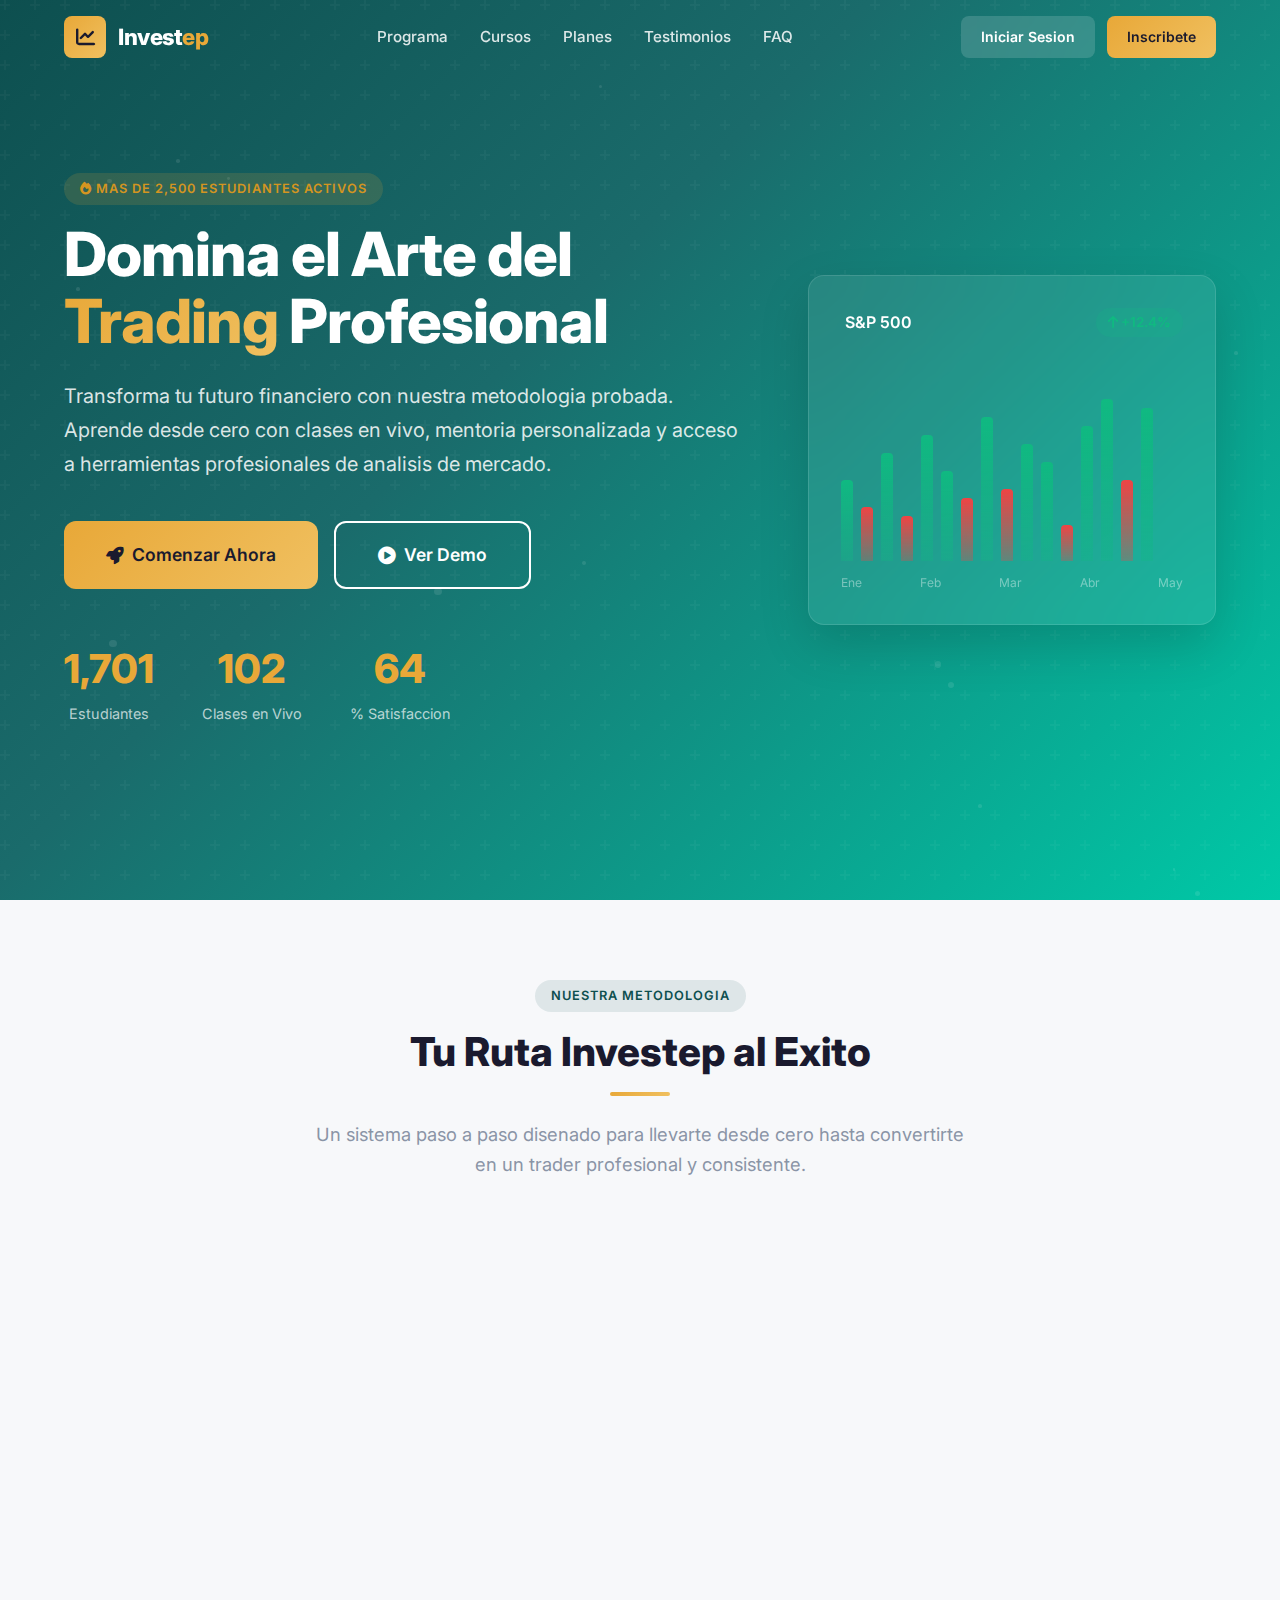
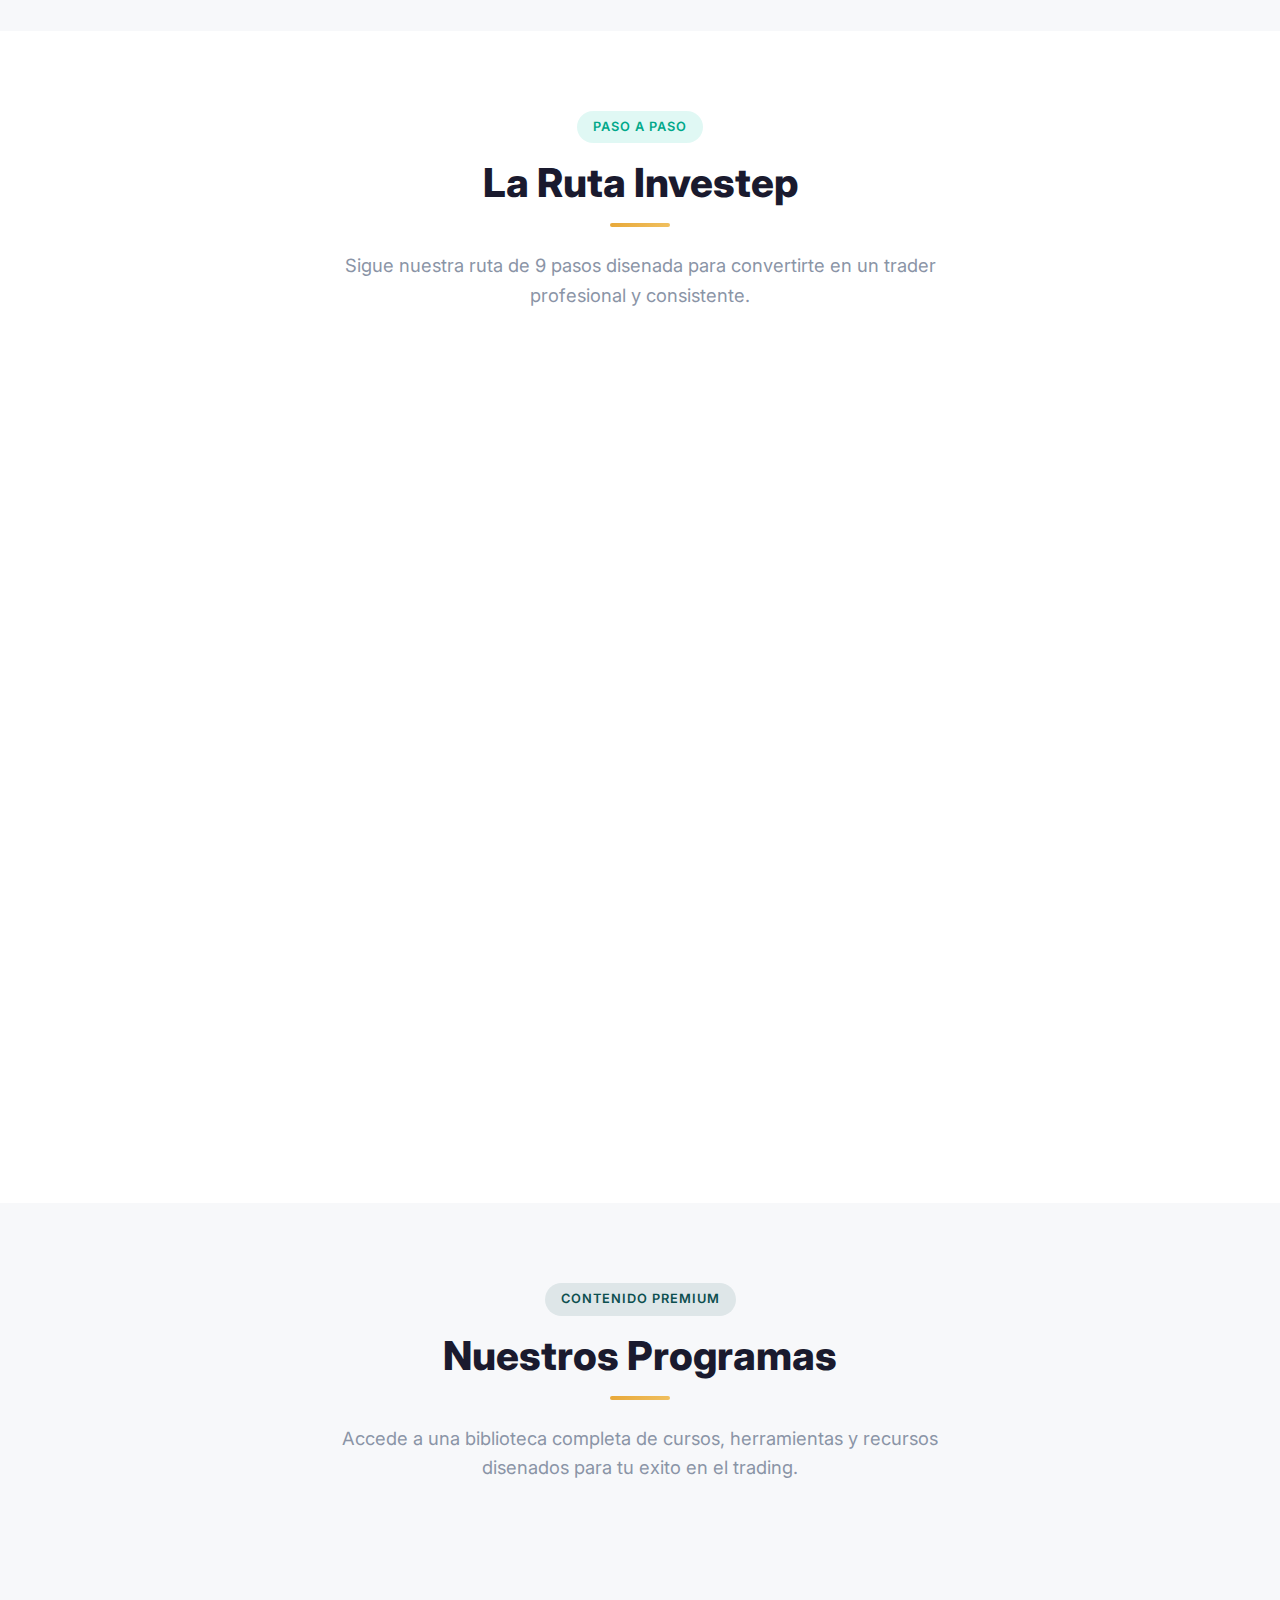
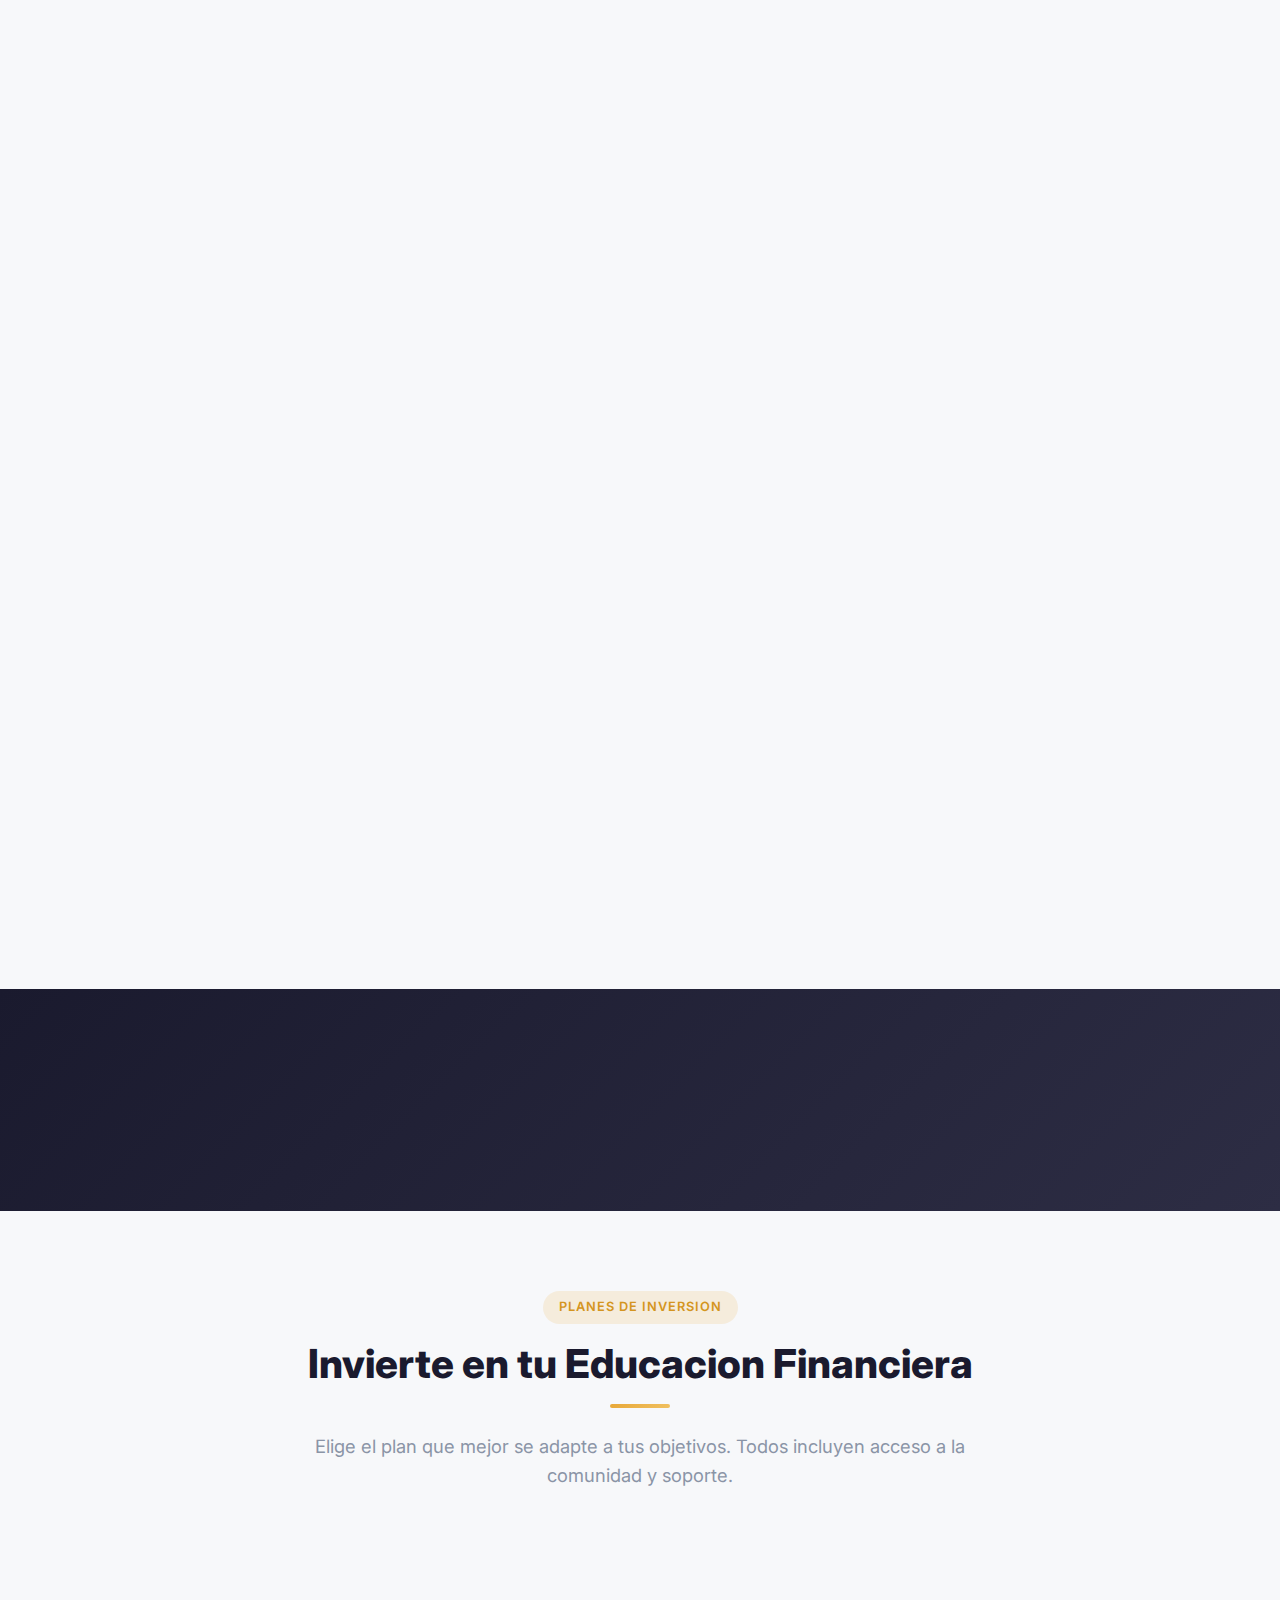
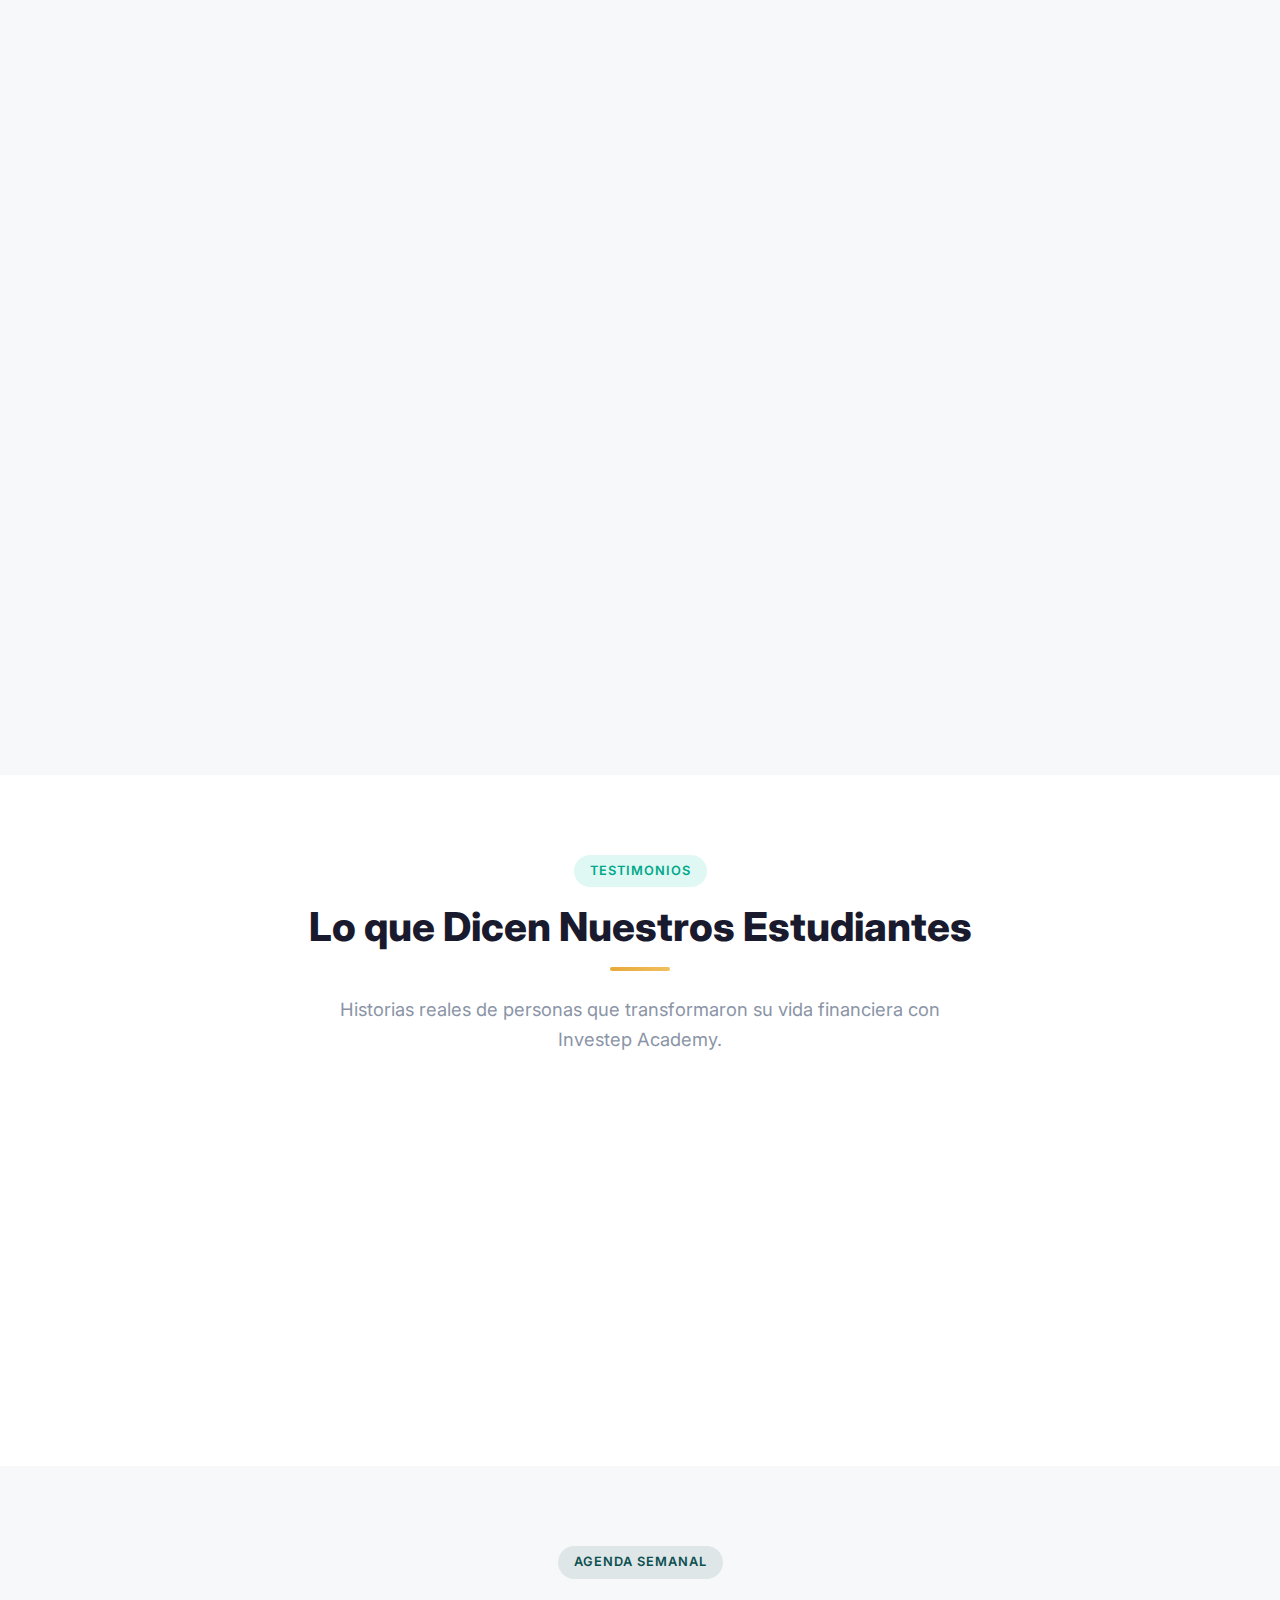
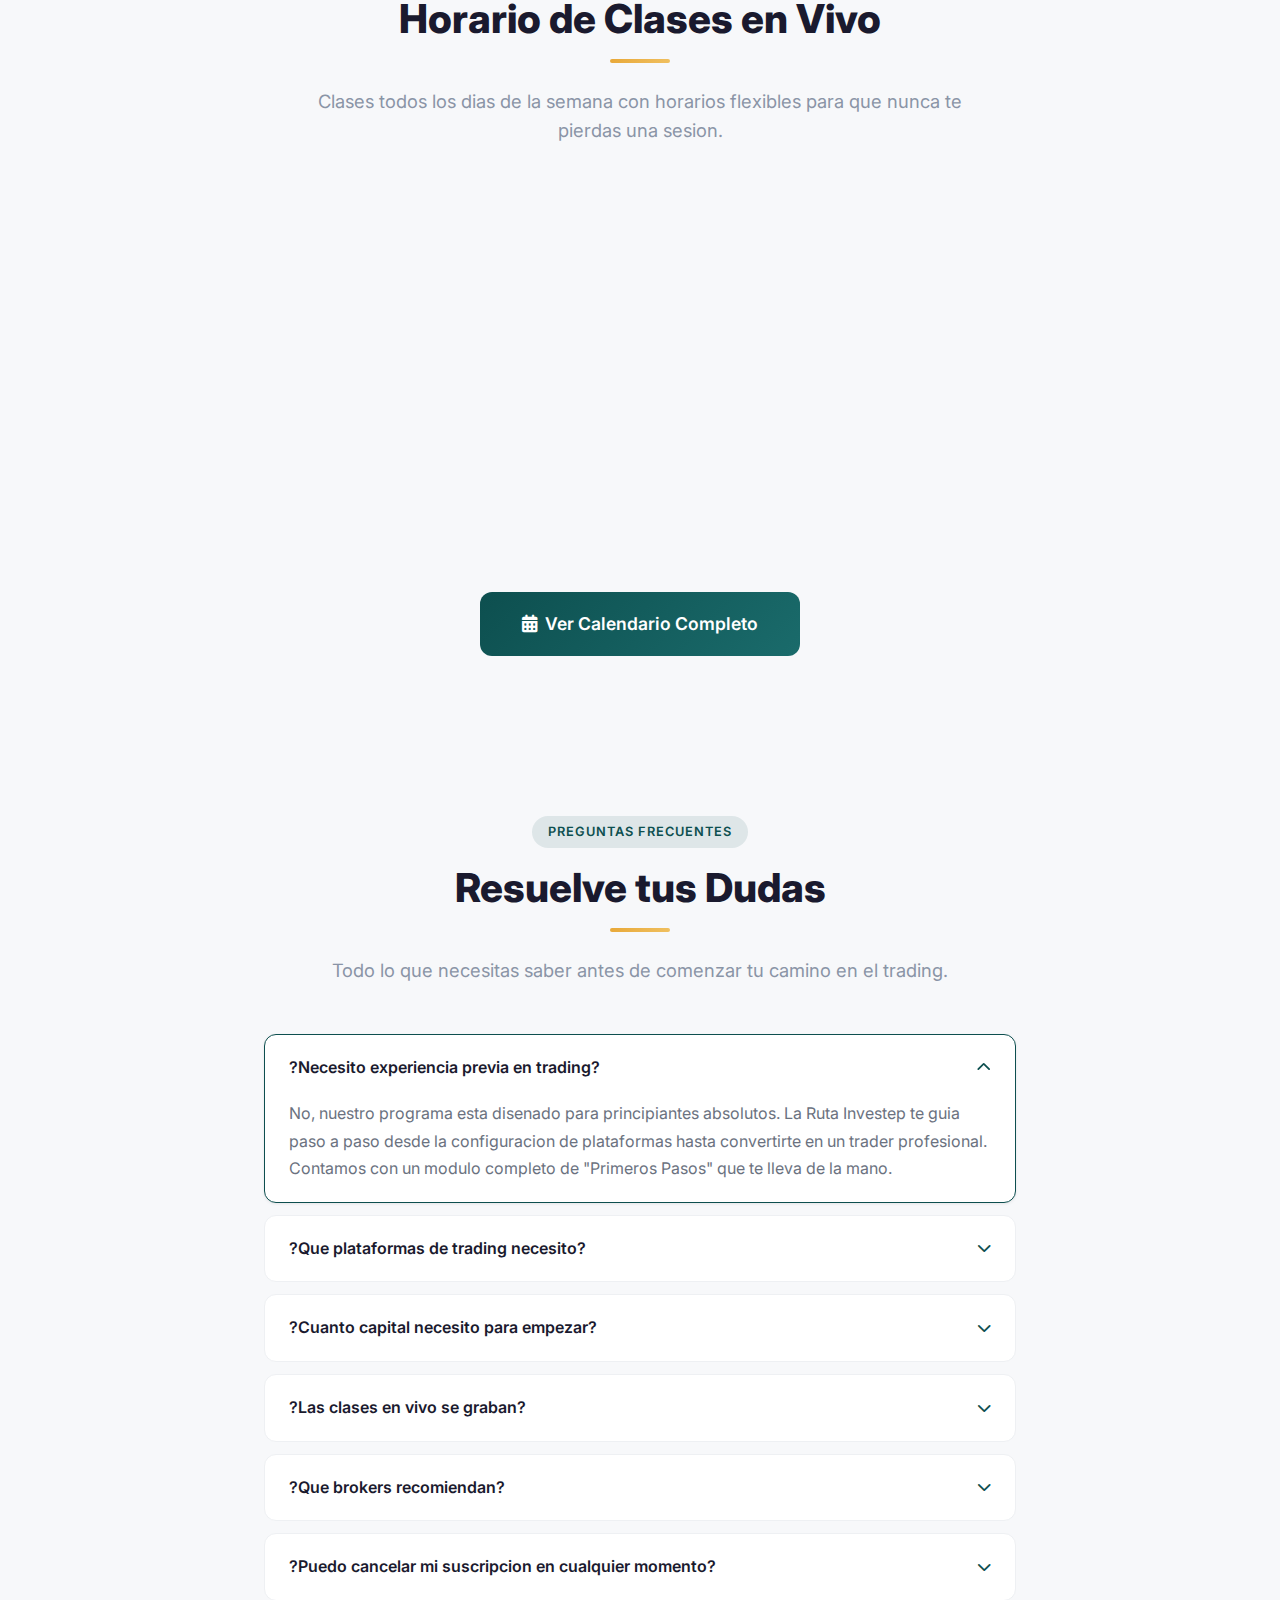
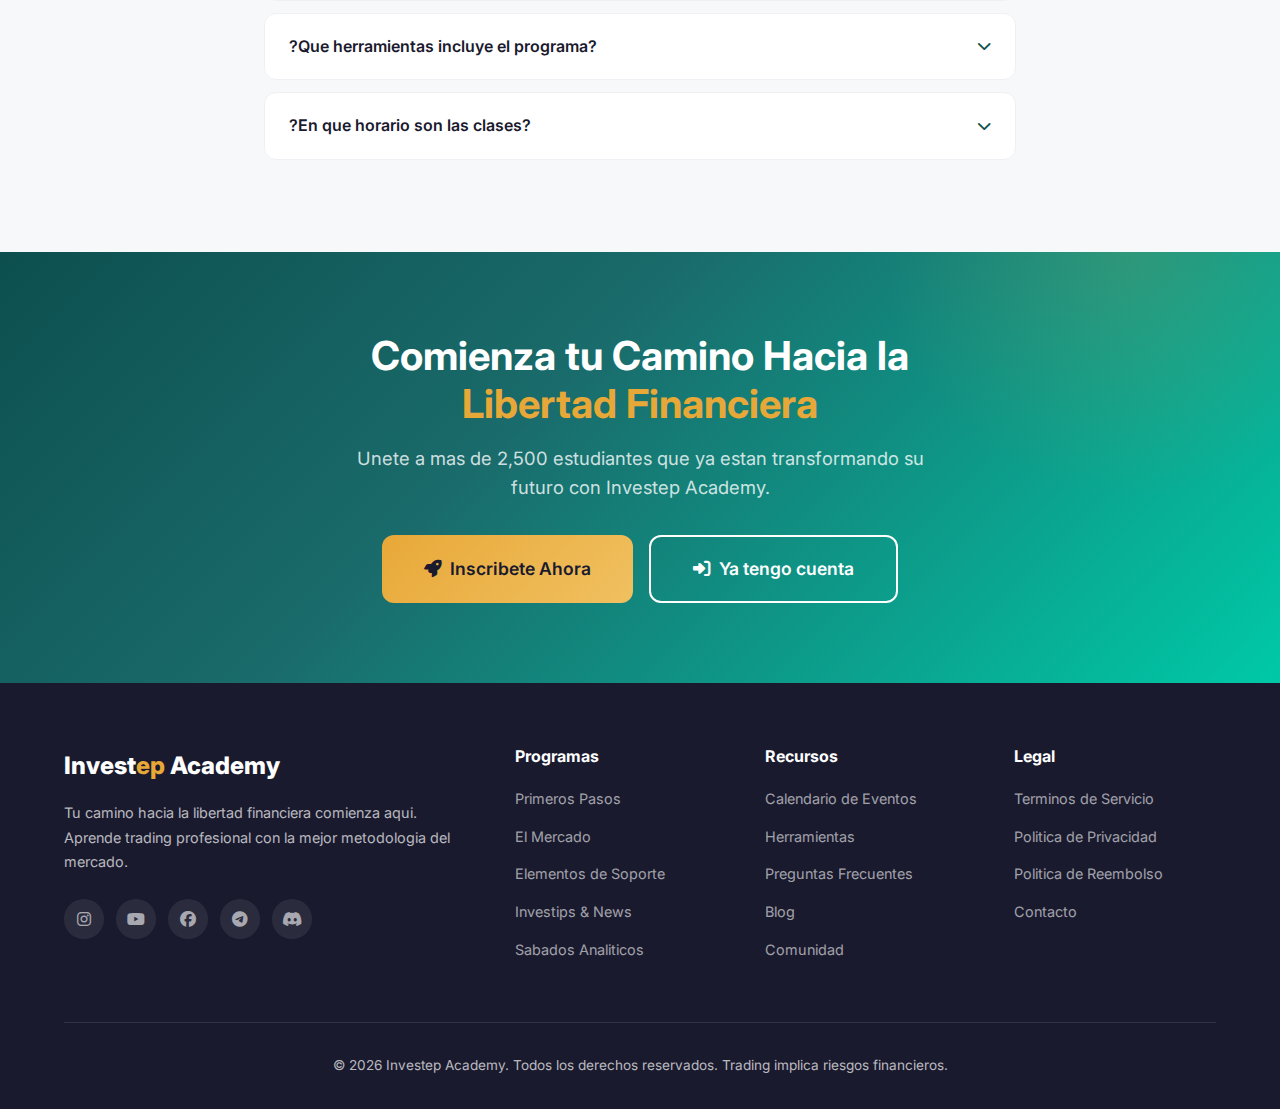
<file: index.html>
<!DOCTYPE html>
<html lang="es">
<head>
  <meta charset="UTF-8">
  <meta name="viewport" content="width=device-width, initial-scale=1.0">
  <title>Investep Academy - Tu Ruta al Exito en Trading</title>
  <meta name="description" content="Aprende trading desde cero con Investep Academy. Cursos en vivo, mentoria personalizada y herramientas profesionales para dominar los mercados financieros.">
  <link rel="preconnect" href="https://fonts.googleapis.com">
  <link rel="preconnect" href="https://fonts.gstatic.com" crossorigin>
  <link href="https://fonts.googleapis.com/css2?family=Inter:wght@300;400;500;600;700;800;900&display=swap" rel="stylesheet">
  <link rel="stylesheet" href="https://cdnjs.cloudflare.com/ajax/libs/font-awesome/6.5.1/css/all.min.css">
  <link rel="stylesheet" href="css/styles.css">
</head>
<body>

  <!-- ========== NAVBAR ========== -->
  <nav class="navbar" id="navbar">
    <div class="container">
      <a href="index.html" class="navbar-brand">
        <div class="logo-icon"><i class="fas fa-chart-line"></i></div>
        <div class="logo-text">Invest<span>ep</span></div>
      </a>
      <div class="navbar-nav" id="navMenu">
        <a href="#features">Programa</a>
        <a href="#courses">Cursos</a>
        <a href="#pricing">Planes</a>
        <a href="#testimonials">Testimonios</a>
        <a href="#faq">FAQ</a>
      </div>
      <div class="navbar-actions">
        <a href="login.html" class="btn btn-ghost btn-sm">Iniciar Sesion</a>
        <a href="#pricing" class="btn btn-secondary btn-sm">Inscribete</a>
      </div>
      <div class="mobile-toggle" id="mobileToggle">
        <span></span><span></span><span></span>
      </div>
    </div>
  </nav>

  <!-- ========== HERO ========== -->
  <section class="hero">
    <div class="hero-particles" id="particles"></div>
    <div class="container" style="display:flex; align-items:center; gap:64px;">
      <div class="hero-content animate-fade-in-left" style="animation-delay:0.2s;">
        <div class="badge badge-secondary mb-2">
          <i class="fas fa-fire"></i> Mas de 2,500 estudiantes activos
        </div>
        <h1>Domina el Arte del <span>Trading</span> Profesional</h1>
        <p>Transforma tu futuro financiero con nuestra metodologia probada. Aprende desde cero con clases en vivo, mentoria personalizada y acceso a herramientas profesionales de analisis de mercado.</p>
        <div class="hero-buttons">
          <a href="#pricing" class="btn btn-secondary btn-lg">
            <i class="fas fa-rocket"></i> Comenzar Ahora
          </a>
          <a href="#features" class="btn btn-outline-white btn-lg">
            <i class="fas fa-play-circle"></i> Ver Demo
          </a>
        </div>
        <div class="hero-stats">
          <div class="hero-stat">
            <span class="number" data-count="2500">0</span>
            <span class="label">Estudiantes</span>
          </div>
          <div class="hero-stat">
            <span class="number" data-count="150">0</span>
            <span class="label">Clases en Vivo</span>
          </div>
          <div class="hero-stat">
            <span class="number" data-count="95">0</span>
            <span class="label">% Satisfaccion</span>
          </div>
        </div>
      </div>
      <div class="hero-visual animate-fade-in-right" style="animation-delay:0.4s; flex:1; min-width:380px;">
        <div class="hero-chart">
          <div class="hero-chart-header">
            <span class="hero-chart-title"><i class="fas fa-chart-candlestick"></i> S&P 500</span>
            <span class="hero-chart-badge"><i class="fas fa-arrow-up"></i> +12.4%</span>
          </div>
          <div class="chart-bars" id="chartBars"></div>
          <div style="display:flex; justify-content:space-between; margin-top:12px;">
            <span style="color:rgba(255,255,255,0.4); font-size:0.75rem;">Ene</span>
            <span style="color:rgba(255,255,255,0.4); font-size:0.75rem;">Feb</span>
            <span style="color:rgba(255,255,255,0.4); font-size:0.75rem;">Mar</span>
            <span style="color:rgba(255,255,255,0.4); font-size:0.75rem;">Abr</span>
            <span style="color:rgba(255,255,255,0.4); font-size:0.75rem;">May</span>
          </div>
        </div>
      </div>
    </div>
  </section>

  <!-- ========== FEATURES ========== -->
  <section class="section" id="features">
    <div class="container">
      <div class="text-center mb-5">
        <div class="badge badge-primary mb-2">Nuestra Metodologia</div>
        <h2 class="section-title">Tu Ruta Investep al Exito</h2>
        <div class="divider"></div>
        <p class="section-subtitle">Un sistema paso a paso disenado para llevarte desde cero hasta convertirte en un trader profesional y consistente.</p>
      </div>
      <div class="grid-4">
        <div class="feature-card animate-on-scroll">
          <div class="feature-icon"><i class="fas fa-graduation-cap"></i></div>
          <h4>Primeros Pasos</h4>
          <p>Configuracion de plataformas TC2000 y ThinkorSwim. Apertura de cuentas y orientacion completa.</p>
        </div>
        <div class="feature-card animate-on-scroll" style="animation-delay:0.1s;">
          <div class="feature-icon"><i class="fas fa-chart-line"></i></div>
          <h4>El Mercado</h4>
          <p>Comprende el rango de precios, analisis fundamental, estructura del mercado y tendencias.</p>
        </div>
        <div class="feature-card animate-on-scroll" style="animation-delay:0.2s;">
          <div class="feature-icon"><i class="fas fa-video"></i></div>
          <h4>Clases en Vivo</h4>
          <p>Sesiones diarias de Pre-Mercado, analisis tecnico y clases con mentores experimentados.</p>
        </div>
        <div class="feature-card animate-on-scroll" style="animation-delay:0.3s;">
          <div class="feature-icon"><i class="fas fa-tools"></i></div>
          <h4>Herramientas</h4>
          <p>Acceso a calculadoras, checklists, tutoriales de compra-venta y material de soporte.</p>
        </div>
      </div>
    </div>
  </section>

  <!-- ========== RUTA INVESTEP (Steps) ========== -->
  <section class="section" style="background: var(--white);">
    <div class="container">
      <div class="text-center mb-5">
        <div class="badge badge-accent mb-2">Paso a Paso</div>
        <h2 class="section-title">La Ruta Investep</h2>
        <div class="divider"></div>
        <p class="section-subtitle">Sigue nuestra ruta de 9 pasos disenada para convertirte en un trader profesional y consistente.</p>
      </div>
      <div class="grid-3">
        <div class="feature-card animate-on-scroll">
          <div style="background:var(--gradient-gold);color:var(--dark);width:40px;height:40px;border-radius:50%;display:flex;align-items:center;justify-content:center;font-weight:800;margin:0 auto 16px;">1</div>
          <h4>Primeros Pasos</h4>
          <p>Bienvenida a la academia, configuracion de herramientas y plataformas de trading.</p>
        </div>
        <div class="feature-card animate-on-scroll">
          <div style="background:var(--gradient-gold);color:var(--dark);width:40px;height:40px;border-radius:50%;display:flex;align-items:center;justify-content:center;font-weight:800;margin:0 auto 16px;">2</div>
          <h4>Descarga y Configuracion</h4>
          <p>Instala TC2000 y ThinkorSwim. Configura tus cuentas de broker correctamente.</p>
        </div>
        <div class="feature-card animate-on-scroll">
          <div style="background:var(--gradient-gold);color:var(--dark);width:40px;height:40px;border-radius:50%;display:flex;align-items:center;justify-content:center;font-weight:800;margin:0 auto 16px;">3</div>
          <h4>Seminario Intensivo</h4>
          <p>Aprende los fundamentos del trading, analisis tecnico y gestion de riesgo.</p>
        </div>
        <div class="feature-card animate-on-scroll">
          <div style="background:var(--gradient-gold);color:var(--dark);width:40px;height:40px;border-radius:50%;display:flex;align-items:center;justify-content:center;font-weight:800;margin:0 auto 16px;">4</div>
          <h4>Sesiones de Pre-Mercado</h4>
          <p>Unete a las sesiones diarias de preparacion antes de la apertura del mercado.</p>
        </div>
        <div class="feature-card animate-on-scroll">
          <div style="background:var(--gradient-gold);color:var(--dark);width:40px;height:40px;border-radius:50%;display:flex;align-items:center;justify-content:center;font-weight:800;margin:0 auto 16px;">5</div>
          <h4>Elementos de Soporte</h4>
          <p>Accede a tutoriales, calculadoras, checklists y material complementario.</p>
        </div>
        <div class="feature-card animate-on-scroll">
          <div style="background:var(--gradient-gold);color:var(--dark);width:40px;height:40px;border-radius:50%;display:flex;align-items:center;justify-content:center;font-weight:800;margin:0 auto 16px;">6</div>
          <h4>Sesion Europa</h4>
          <p>Analiza los mercados europeos y aprovecha las oportunidades globales.</p>
        </div>
        <div class="feature-card animate-on-scroll">
          <div style="background:var(--gradient-gold);color:var(--dark);width:40px;height:40px;border-radius:50%;display:flex;align-items:center;justify-content:center;font-weight:800;margin:0 auto 16px;">7</div>
          <h4>Sesion Post-Intensivo</h4>
          <p>Refuerza tus conocimientos con sesiones avanzadas post seminario.</p>
        </div>
        <div class="feature-card animate-on-scroll">
          <div style="background:var(--gradient-gold);color:var(--dark);width:40px;height:40px;border-radius:50%;display:flex;align-items:center;justify-content:center;font-weight:800;margin:0 auto 16px;">8</div>
          <h4>Sabados Analiticos</h4>
          <p>Analisis semanal completo, revision de trades y planificacion estrategica.</p>
        </div>
        <div class="feature-card animate-on-scroll">
          <div style="background:var(--gradient-gold);color:var(--dark);width:40px;height:40px;border-radius:50%;display:flex;align-items:center;justify-content:center;font-weight:800;margin:0 auto 16px;">9</div>
          <h4>El Mercado</h4>
          <p>Domina el calculo de rango de precios, analisis fundamental y estructura del mercado.</p>
        </div>
      </div>
    </div>
  </section>

  <!-- ========== COURSES PREVIEW ========== -->
  <section class="section" id="courses" style="background: var(--gray-100);">
    <div class="container">
      <div class="text-center mb-5">
        <div class="badge badge-primary mb-2">Contenido Premium</div>
        <h2 class="section-title">Nuestros Programas</h2>
        <div class="divider"></div>
        <p class="section-subtitle">Accede a una biblioteca completa de cursos, herramientas y recursos disenados para tu exito en el trading.</p>
      </div>
      <div class="grid-3">
        <!-- Course 1 -->
        <div class="card course-card animate-on-scroll">
          <div class="card-img-placeholder" style="background: linear-gradient(135deg, #0d4f4f, #00c9a7);">
            <span class="instructor-badge"><i class="fas fa-user-tie"></i> Joel Sardinas</span>
            <div class="card-img-text">
              <div style="font-size:2rem; font-weight:900; line-height:1.1;">PRIMEROS<br>PASOS</div>
            </div>
          </div>
          <div class="card-body">
            <h4 class="card-title">Primeros Pasos</h4>
            <p class="card-text">Tu bienvenida a Investep Academy. Configura tus plataformas y da los primeros pasos en el mundo del trading.</p>
            <div class="card-progress">
              <div class="card-progress-bar complete" style="width: 100%;"></div>
            </div>
            <small class="text-gray">100% completado</small>
          </div>
          <div class="card-footer">
            <span class="badge badge-success"><i class="fas fa-check"></i> Completado</span>
            <a href="course.html" class="btn btn-sm btn-primary">Ver programa</a>
          </div>
        </div>
        <!-- Course 2 -->
        <div class="card course-card animate-on-scroll" style="animation-delay:0.1s;">
          <div class="card-img-placeholder" style="background: linear-gradient(135deg, #00bcd4, #00e5ff);">
            <span class="instructor-badge"><i class="fas fa-user-tie"></i> Investep</span>
            <div class="card-img-text">
              <div style="font-size:1.6rem; font-weight:900;">?</div>
              <div style="font-size:1.8rem; font-weight:900; line-height:1.1;">PREGUNTAS<br>FRECUENTES</div>
            </div>
          </div>
          <div class="card-body">
            <h4 class="card-title">Preguntas Frecuentes</h4>
            <p class="card-text">Resuelve todas tus dudas sobre la plataforma, brokers, configuracion de cuentas y mas.</p>
            <div class="card-progress">
              <div class="card-progress-bar in-progress" style="width: 45%;"></div>
            </div>
            <small class="text-gray">45% completado</small>
          </div>
          <div class="card-footer">
            <span class="badge badge-accent"><i class="fas fa-clock"></i> En progreso</span>
            <a href="faq.html" class="btn btn-sm btn-primary">Ver programa</a>
          </div>
        </div>
        <!-- Course 3 -->
        <div class="card course-card animate-on-scroll" style="animation-delay:0.2s;">
          <div class="card-img-placeholder" style="background: linear-gradient(135deg, #e8a838, #f5c563);">
            <span class="instructor-badge"><i class="fas fa-user-tie"></i> Joel Sardinas</span>
            <div class="card-img-text">
              <div style="font-size:1.8rem; font-weight:900; line-height:1.1;">ELEMENTOS<br>DE SOPORTE</div>
            </div>
          </div>
          <div class="card-body">
            <h4 class="card-title">Elementos de Soporte</h4>
            <p class="card-text">Tutoriales de compra-venta, calculo de rango de precio, calculadoras y checklists profesionales.</p>
            <div class="card-progress">
              <div class="card-progress-bar in-progress" style="width: 60%;"></div>
            </div>
            <small class="text-gray">60% completado</small>
          </div>
          <div class="card-footer">
            <span class="badge badge-accent"><i class="fas fa-clock"></i> En progreso</span>
            <a href="dashboard.html" class="btn btn-sm btn-primary">Ver programa</a>
          </div>
        </div>
        <!-- Course 4 -->
        <div class="card course-card animate-on-scroll">
          <div class="card-img-placeholder" style="background: linear-gradient(135deg, #1a1a2e, #0d4f4f);">
            <span class="instructor-badge"><i class="fas fa-user-tie"></i> Joel Sardinas</span>
            <div class="card-img-text">
              <div style="font-size:2rem; font-weight:900; line-height:1.1;">EL<br>MERCADO</div>
            </div>
          </div>
          <div class="card-body">
            <h4 class="card-title">El Mercado</h4>
            <p class="card-text">Rango de precios, analisis fundamental, estructura del mercado, tendencias y patrones avanzados.</p>
            <div class="card-progress">
              <div class="card-progress-bar not-started" style="width: 0%;"></div>
            </div>
            <small class="text-gray">Sin comenzar</small>
          </div>
          <div class="card-footer">
            <span class="badge badge-primary"><i class="fas fa-lock"></i> Nuevo</span>
            <a href="dashboard.html" class="btn btn-sm btn-primary">Ver programa</a>
          </div>
        </div>
        <!-- Course 5 -->
        <div class="card course-card animate-on-scroll" style="animation-delay:0.1s;">
          <div class="card-img-placeholder" style="background: linear-gradient(135deg, #0d4f4f, #1a6b6b);">
            <span class="instructor-badge"><i class="fas fa-user-tie"></i> Investep</span>
            <div class="card-img-text">
              <div style="font-size:1.8rem; font-weight:900; line-height:1.1;">INVESTIPS<br>&amp;<br>INVESTNEWS</div>
            </div>
          </div>
          <div class="card-body">
            <h4 class="card-title">Investips & Investnews</h4>
            <p class="card-text">Mantente actualizado con las ultimas noticias del mercado y tips de trading profesional.</p>
            <div class="card-progress">
              <div class="card-progress-bar in-progress" style="width: 30%;"></div>
            </div>
            <small class="text-gray">30% completado</small>
          </div>
          <div class="card-footer">
            <span class="badge badge-accent"><i class="fas fa-clock"></i> En progreso</span>
            <a href="dashboard.html" class="btn btn-sm btn-primary">Ver programa</a>
          </div>
        </div>
        <!-- Course 6 -->
        <div class="card course-card animate-on-scroll" style="animation-delay:0.2s;">
          <div class="card-img-placeholder" style="background: linear-gradient(135deg, #6b21a8, #9333ea);">
            <span class="instructor-badge"><i class="fas fa-user-tie"></i> Joel Sardinas</span>
            <div class="card-img-text">
              <div style="font-size:1.8rem; font-weight:900; line-height:1.1;">SABADOS<br>ANALITICOS</div>
            </div>
          </div>
          <div class="card-body">
            <h4 class="card-title">Sabados Analiticos</h4>
            <p class="card-text">Analisis semanal completo del mercado, revision de trades y planificacion de la proxima semana.</p>
            <div class="card-progress">
              <div class="card-progress-bar not-started" style="width: 0%;"></div>
            </div>
            <small class="text-gray">Sin comenzar</small>
          </div>
          <div class="card-footer">
            <span class="badge badge-primary"><i class="fas fa-lock"></i> Nuevo</span>
            <a href="dashboard.html" class="btn btn-sm btn-primary">Ver programa</a>
          </div>
        </div>
      </div>
    </div>
  </section>

  <!-- ========== COUNTERS ========== -->
  <section class="counter-section">
    <div class="container">
      <div class="counter-grid">
        <div class="counter-item animate-on-scroll">
          <span class="counter-number" data-count="2500">0</span>
          <span class="counter-label">Estudiantes Activos</span>
        </div>
        <div class="counter-item animate-on-scroll">
          <span class="counter-number" data-count="500">0</span>
          <span class="counter-label">Horas de Contenido</span>
        </div>
        <div class="counter-item animate-on-scroll">
          <span class="counter-number" data-count="150">0</span>
          <span class="counter-label">Clases en Vivo / Mes</span>
        </div>
        <div class="counter-item animate-on-scroll">
          <span class="counter-number" data-count="95">0</span>
          <span class="counter-label">% de Satisfaccion</span>
        </div>
      </div>
    </div>
  </section>

  <!-- ========== PRICING ========== -->
  <section class="section" id="pricing">
    <div class="container">
      <div class="text-center mb-5">
        <div class="badge badge-secondary mb-2">Planes de Inversion</div>
        <h2 class="section-title">Invierte en tu Educacion Financiera</h2>
        <div class="divider"></div>
        <p class="section-subtitle">Elige el plan que mejor se adapte a tus objetivos. Todos incluyen acceso a la comunidad y soporte.</p>
      </div>
      <div class="grid-3">
        <!-- Basic Plan -->
        <div class="pricing-card animate-on-scroll">
          <div class="pricing-icon" style="background: rgba(13,79,79,0.1); color: var(--primary);">
            <i class="fas fa-seedling"></i>
          </div>
          <h3 class="pricing-name">Basico</h3>
          <p class="text-gray mb-2">Para comenzar tu camino</p>
          <div class="pricing-price">
            <span class="currency">$</span>97<span class="period">/mes</span>
          </div>
          <ul class="pricing-features">
            <li><i class="fas fa-check-circle"></i> Acceso a Primeros Pasos</li>
            <li><i class="fas fa-check-circle"></i> Preguntas Frecuentes</li>
            <li><i class="fas fa-check-circle"></i> Sesiones de Pre-Mercado grabadas</li>
            <li><i class="fas fa-check-circle"></i> Comunidad de Discord</li>
            <li class="disabled"><i class="fas fa-times-circle"></i> Clases en vivo diarias</li>
            <li class="disabled"><i class="fas fa-times-circle"></i> Mentoria personalizada</li>
            <li class="disabled"><i class="fas fa-times-circle"></i> Sabados Analiticos</li>
          </ul>
          <a href="#" class="btn btn-outline" style="width:100%;">Seleccionar Plan</a>
        </div>
        <!-- Pro Plan -->
        <div class="pricing-card popular animate-on-scroll" style="animation-delay:0.1s;">
          <div class="pricing-badge">Mas Popular</div>
          <div class="pricing-icon" style="background: rgba(232,168,56,0.15); color: var(--secondary);">
            <i class="fas fa-chart-line"></i>
          </div>
          <h3 class="pricing-name">Profesional</h3>
          <p class="text-gray mb-2">El plan mas completo</p>
          <div class="pricing-price">
            <span class="currency">$</span>197<span class="period">/mes</span>
          </div>
          <ul class="pricing-features">
            <li><i class="fas fa-check-circle"></i> Todo del plan Basico</li>
            <li><i class="fas fa-check-circle"></i> Clases en vivo diarias</li>
            <li><i class="fas fa-check-circle"></i> El Mercado completo</li>
            <li><i class="fas fa-check-circle"></i> Elementos de Soporte</li>
            <li><i class="fas fa-check-circle"></i> Investips & Investnews</li>
            <li><i class="fas fa-check-circle"></i> Sesion Europa</li>
            <li><i class="fas fa-check-circle"></i> Sabados Analiticos</li>
          </ul>
          <a href="#" class="btn btn-secondary" style="width:100%;">Seleccionar Plan</a>
        </div>
        <!-- VIP Plan -->
        <div class="pricing-card animate-on-scroll" style="animation-delay:0.2s;">
          <div class="pricing-icon" style="background: rgba(139,92,246,0.1); color: #8b5cf6;">
            <i class="fas fa-crown"></i>
          </div>
          <h3 class="pricing-name">VIP</h3>
          <p class="text-gray mb-2">Experiencia premium</p>
          <div class="pricing-price">
            <span class="currency">$</span>397<span class="period">/mes</span>
          </div>
          <ul class="pricing-features">
            <li><i class="fas fa-check-circle"></i> Todo del plan Profesional</li>
            <li><i class="fas fa-check-circle"></i> Mentoria 1 a 1 semanal</li>
            <li><i class="fas fa-check-circle"></i> Grupo exclusivo VIP</li>
            <li><i class="fas fa-check-circle"></i> Senales de trading premium</li>
            <li><i class="fas fa-check-circle"></i> Masterclass mensuales</li>
            <li><i class="fas fa-check-circle"></i> Acceso de por vida grabaciones</li>
            <li><i class="fas fa-check-circle"></i> Soporte prioritario 24/7</li>
          </ul>
          <a href="#" class="btn btn-outline" style="width:100%;">Seleccionar Plan</a>
        </div>
      </div>
    </div>
  </section>

  <!-- ========== TESTIMONIALS ========== -->
  <section class="section" id="testimonials" style="background: var(--white);">
    <div class="container">
      <div class="text-center mb-5">
        <div class="badge badge-accent mb-2">Testimonios</div>
        <h2 class="section-title">Lo que Dicen Nuestros Estudiantes</h2>
        <div class="divider"></div>
        <p class="section-subtitle">Historias reales de personas que transformaron su vida financiera con Investep Academy.</p>
      </div>
      <div class="grid-3">
        <div class="testimonial-card animate-on-scroll">
          <i class="fas fa-quote-right quote-icon"></i>
          <div class="testimonial-stars">
            <i class="fas fa-star"></i><i class="fas fa-star"></i><i class="fas fa-star"></i><i class="fas fa-star"></i><i class="fas fa-star"></i>
          </div>
          <p class="testimonial-text">"Antes de Investep no sabia nada de trading. En 3 meses ya estaba haciendo operaciones consistentes. La metodologia paso a paso es increible."</p>
          <div class="testimonial-author">
            <div class="testimonial-avatar">MR</div>
            <div class="testimonial-info">
              <div class="name">Maria Rodriguez</div>
              <div class="role">Trader desde 2024</div>
            </div>
          </div>
        </div>
        <div class="testimonial-card animate-on-scroll" style="animation-delay:0.1s;">
          <i class="fas fa-quote-right quote-icon"></i>
          <div class="testimonial-stars">
            <i class="fas fa-star"></i><i class="fas fa-star"></i><i class="fas fa-star"></i><i class="fas fa-star"></i><i class="fas fa-star"></i>
          </div>
          <p class="testimonial-text">"Las clases en vivo y los sabados analiticos son gold. El equipo de Joel realmente se preocupa por cada estudiante. 100% recomendado."</p>
          <div class="testimonial-author">
            <div class="testimonial-avatar">CL</div>
            <div class="testimonial-info">
              <div class="name">Carlos Lopez</div>
              <div class="role">Trader desde 2023</div>
            </div>
          </div>
        </div>
        <div class="testimonial-card animate-on-scroll" style="animation-delay:0.2s;">
          <i class="fas fa-quote-right quote-icon"></i>
          <div class="testimonial-stars">
            <i class="fas fa-star"></i><i class="fas fa-star"></i><i class="fas fa-star"></i><i class="fas fa-star"></i><i class="fas fa-star"></i>
          </div>
          <p class="testimonial-text">"Los elementos de soporte y herramientas son fantasticos. El calculo de rango de precio y los checklists me ayudan a mantener la disciplina."</p>
          <div class="testimonial-author">
            <div class="testimonial-avatar">AG</div>
            <div class="testimonial-info">
              <div class="name">Ana Gutierrez</div>
              <div class="role">Trader desde 2024</div>
            </div>
          </div>
        </div>
      </div>
    </div>
  </section>

  <!-- ========== SCHEDULE PREVIEW ========== -->
  <section class="section" style="background: var(--gray-100);">
    <div class="container">
      <div class="text-center mb-5">
        <div class="badge badge-primary mb-2">Agenda Semanal</div>
        <h2 class="section-title">Horario de Clases en Vivo</h2>
        <div class="divider"></div>
        <p class="section-subtitle">Clases todos los dias de la semana con horarios flexibles para que nunca te pierdas una sesion.</p>
      </div>
      <div class="grid-2" style="max-width:900px; margin:0 auto;">
        <div class="tool-card animate-on-scroll">
          <div class="tool-icon" style="background:rgba(59,130,246,0.1); color:#3b82f6;">
            <i class="fas fa-sun"></i>
          </div>
          <div class="tool-info">
            <h5>Clase con tu Mentor</h5>
            <p>Lunes a Viernes - 8:00 AM</p>
          </div>
        </div>
        <div class="tool-card animate-on-scroll" style="animation-delay:0.05s;">
          <div class="tool-icon" style="background:rgba(16,185,129,0.1); color:#10b981;">
            <i class="fas fa-chart-area"></i>
          </div>
          <div class="tool-info">
            <h5>Sesion de Pre-Mercado</h5>
            <p>Lunes a Viernes - 11:30 AM</p>
          </div>
        </div>
        <div class="tool-card animate-on-scroll" style="animation-delay:0.1s;">
          <div class="tool-icon" style="background:rgba(236,72,153,0.1); color:#ec4899;">
            <i class="fas fa-globe-europe"></i>
          </div>
          <div class="tool-info">
            <h5>Sesion Europa</h5>
            <p>Martes y Miercoles - 1:00 PM</p>
          </div>
        </div>
        <div class="tool-card animate-on-scroll" style="animation-delay:0.15s;">
          <div class="tool-icon" style="background:rgba(139,92,246,0.1); color:#8b5cf6;">
            <i class="fas fa-brain"></i>
          </div>
          <div class="tool-info">
            <h5>Sesion Post-Intensivo</h5>
            <p>Martes y Miercoles - 7:00 PM</p>
          </div>
        </div>
        <div class="tool-card animate-on-scroll" style="animation-delay:0.2s;">
          <div class="tool-icon" style="background:rgba(232,168,56,0.1); color:var(--secondary);">
            <i class="fas fa-desktop"></i>
          </div>
          <div class="tool-info">
            <h5>Sesion de TC2000</h5>
            <p>Miercoles - 11:30 AM</p>
          </div>
        </div>
        <div class="tool-card animate-on-scroll" style="animation-delay:0.25s;">
          <div class="tool-icon" style="background:rgba(239,68,68,0.1); color:#ef4444;">
            <i class="fas fa-calendar-check"></i>
          </div>
          <div class="tool-info">
            <h5>Sabados Analiticos</h5>
            <p>Sabados - 8:00 AM</p>
          </div>
        </div>
      </div>
      <div class="text-center mt-4">
        <a href="calendar.html" class="btn btn-primary btn-lg"><i class="fas fa-calendar-alt"></i> Ver Calendario Completo</a>
      </div>
    </div>
  </section>

  <!-- ========== FAQ ========== -->
  <section class="section" id="faq">
    <div class="container" style="max-width:800px;">
      <div class="text-center mb-5">
        <div class="badge badge-primary mb-2">Preguntas Frecuentes</div>
        <h2 class="section-title">Resuelve tus Dudas</h2>
        <div class="divider"></div>
        <p class="section-subtitle">Todo lo que necesitas saber antes de comenzar tu camino en el trading.</p>
      </div>
      
      <div class="faq-item active">
        <div class="faq-question" onclick="toggleFaq(this)">
          <span>?Necesito experiencia previa en trading?</span>
          <i class="fas fa-chevron-down"></i>
        </div>
        <div class="faq-answer">
          <div class="faq-answer-content">
            No, nuestro programa esta disenado para principiantes absolutos. La Ruta Investep te guia paso a paso desde la configuracion de plataformas hasta convertirte en un trader profesional. Contamos con un modulo completo de "Primeros Pasos" que te lleva de la mano.
          </div>
        </div>
      </div>

      <div class="faq-item">
        <div class="faq-question" onclick="toggleFaq(this)">
          <span>?Que plataformas de trading necesito?</span>
          <i class="fas fa-chevron-down"></i>
        </div>
        <div class="faq-answer">
          <div class="faq-answer-content">
            Utilizamos principalmente TC2000 para analisis tecnico y ThinkorSwim (Charles Schwab) como broker para ejecutar operaciones. Ambas plataformas tienen versiones gratuitas y te ensenamos a configurarlas paso a paso en nuestro modulo de primeros pasos.
          </div>
        </div>
      </div>

      <div class="faq-item">
        <div class="faq-question" onclick="toggleFaq(this)">
          <span>?Cuanto capital necesito para empezar?</span>
          <i class="fas fa-chevron-down"></i>
        </div>
        <div class="faq-answer">
          <div class="faq-answer-content">
            Recomendamos iniciar con una cuenta de simulacion (paper trading) mientras aprendes. No necesitas invertir dinero real hasta que te sientas seguro. Cuando estes listo, puedes empezar con tan solo $500-$1,000 dependiendo del broker que elijas.
          </div>
        </div>
      </div>

      <div class="faq-item">
        <div class="faq-question" onclick="toggleFaq(this)">
          <span>?Las clases en vivo se graban?</span>
          <i class="fas fa-chevron-down"></i>
        </div>
        <div class="faq-answer">
          <div class="faq-answer-content">
            Si, todas las clases en vivo se graban y estan disponibles en la plataforma para que las revises cuando quieras. Esto incluye las sesiones de Pre-Mercado, las clases con tu mentor, las sesiones de Europa y los Sabados Analiticos.
          </div>
        </div>
      </div>

      <div class="faq-item">
        <div class="faq-question" onclick="toggleFaq(this)">
          <span>?Que brokers recomiendan?</span>
          <i class="fas fa-chevron-down"></i>
        </div>
        <div class="faq-answer">
          <div class="faq-answer-content">
            Principalmente trabajamos con Charles Schwab (ThinkorSwim), E*Trade e Interactive Brokers. En nuestro modulo de Primeros Pasos te damos indicaciones detalladas para la apertura de cuentas, como llenar el formulario Affidavit y la configuracion completa.
          </div>
        </div>
      </div>

      <div class="faq-item">
        <div class="faq-question" onclick="toggleFaq(this)">
          <span>?Puedo cancelar mi suscripcion en cualquier momento?</span>
          <i class="fas fa-chevron-down"></i>
        </div>
        <div class="faq-answer">
          <div class="faq-answer-content">
            Si, puedes cancelar tu suscripcion en cualquier momento sin penalizaciones. Tu acceso continuara activo hasta el final del periodo de facturacion actual. Tambien ofrecemos una garantia de satisfaccion de 7 dias.
          </div>
        </div>
      </div>

      <div class="faq-item">
        <div class="faq-question" onclick="toggleFaq(this)">
          <span>?Que herramientas incluye el programa?</span>
          <i class="fas fa-chevron-down"></i>
        </div>
        <div class="faq-answer">
          <div class="faq-answer-content">
            Incluimos una calculadora de rango de precio en Excel, checklists de trading profesionales, tutoriales de compra-venta para cada broker, estrategias de refuerzo, indicadores personalizados para TC2000 y material complementario actualizado constantemente.
          </div>
        </div>
      </div>

      <div class="faq-item">
        <div class="faq-question" onclick="toggleFaq(this)">
          <span>?En que horario son las clases?</span>
          <i class="fas fa-chevron-down"></i>
        </div>
        <div class="faq-answer">
          <div class="faq-answer-content">
            Las clases con tu mentor son de lunes a viernes a las 8:00 AM (hora Este). Las sesiones de Pre-Mercado son a las 11:30 AM. Tambien tenemos sesiones de Europa (1:00 PM), Post-Intensivo (7:00 PM), sesiones de TC2000 (miercoles) y Sabados Analiticos a las 8:00 AM.
          </div>
        </div>
      </div>
    </div>
  </section>

  <!-- ========== CTA ========== -->
  <section class="cta-section">
    <div class="container" style="position:relative; z-index:1;">
      <h2>Comienza tu Camino Hacia la<br><span style="color:var(--secondary);">Libertad Financiera</span></h2>
      <p>Unete a mas de 2,500 estudiantes que ya estan transformando su futuro con Investep Academy.</p>
      <div style="display:flex; gap:16px; justify-content:center;">
        <a href="#pricing" class="btn btn-secondary btn-lg"><i class="fas fa-rocket"></i> Inscribete Ahora</a>
        <a href="login.html" class="btn btn-outline-white btn-lg"><i class="fas fa-sign-in-alt"></i> Ya tengo cuenta</a>
      </div>
    </div>
  </section>

  <!-- ========== FOOTER ========== -->
  <footer class="footer">
    <div class="container">
      <div class="footer-grid">
        <div class="footer-brand">
          <div class="logo-text">Invest<span>ep</span> Academy</div>
          <p>Tu camino hacia la libertad financiera comienza aqui. Aprende trading profesional con la mejor metodologia del mercado.</p>
          <div class="footer-social">
            <a href="#"><i class="fab fa-instagram"></i></a>
            <a href="#"><i class="fab fa-youtube"></i></a>
            <a href="#"><i class="fab fa-facebook"></i></a>
            <a href="#"><i class="fab fa-telegram"></i></a>
            <a href="#"><i class="fab fa-discord"></i></a>
          </div>
        </div>
        <div class="footer-col">
          <h5>Programas</h5>
          <ul>
            <li><a href="#">Primeros Pasos</a></li>
            <li><a href="#">El Mercado</a></li>
            <li><a href="#">Elementos de Soporte</a></li>
            <li><a href="#">Investips & News</a></li>
            <li><a href="#">Sabados Analiticos</a></li>
          </ul>
        </div>
        <div class="footer-col">
          <h5>Recursos</h5>
          <ul>
            <li><a href="#">Calendario de Eventos</a></li>
            <li><a href="#">Herramientas</a></li>
            <li><a href="#">Preguntas Frecuentes</a></li>
            <li><a href="#">Blog</a></li>
            <li><a href="#">Comunidad</a></li>
          </ul>
        </div>
        <div class="footer-col">
          <h5>Legal</h5>
          <ul>
            <li><a href="#">Terminos de Servicio</a></li>
            <li><a href="#">Politica de Privacidad</a></li>
            <li><a href="#">Politica de Reembolso</a></li>
            <li><a href="#">Contacto</a></li>
          </ul>
        </div>
      </div>
      <div class="footer-bottom">
        <p>&copy; 2026 Investep Academy. Todos los derechos reservados. Trading implica riesgos financieros.</p>
      </div>
    </div>
  </footer>

  <script src="js/app.js"></script>
</body>
</html>
</file>
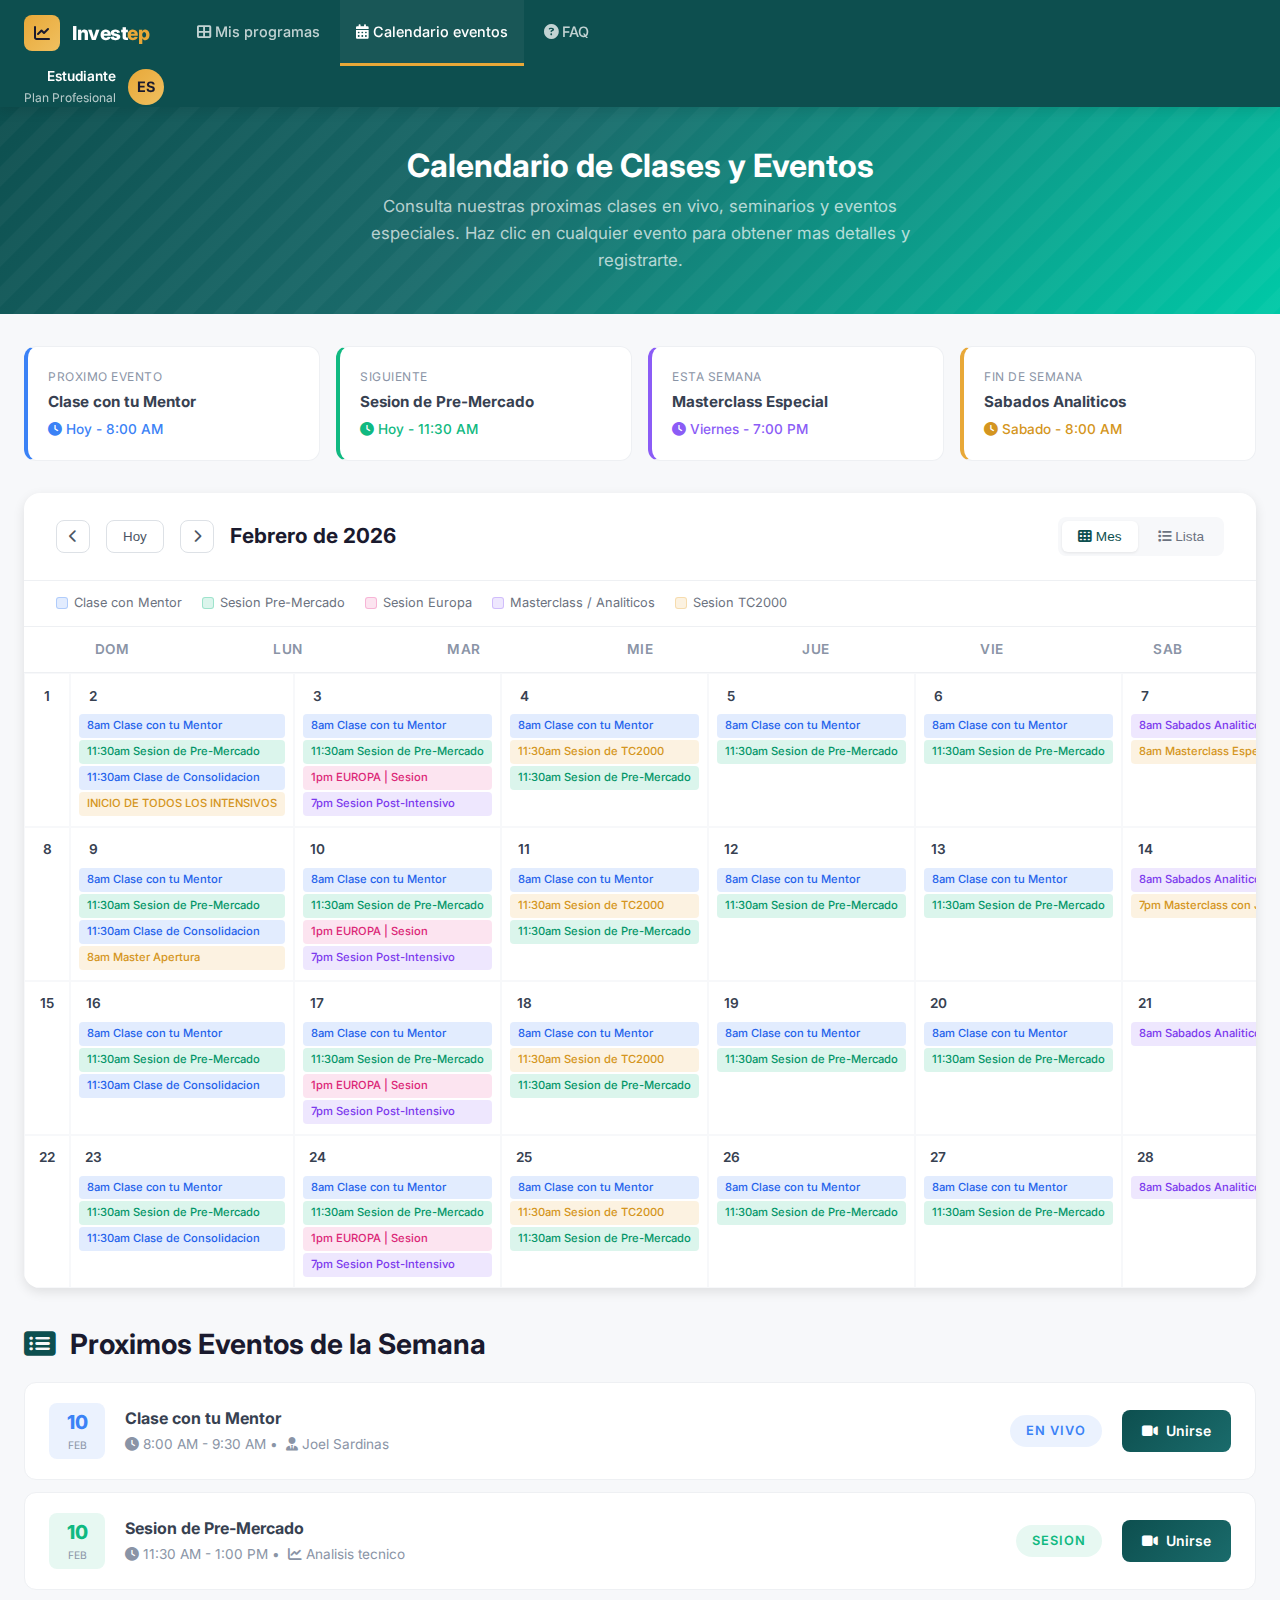
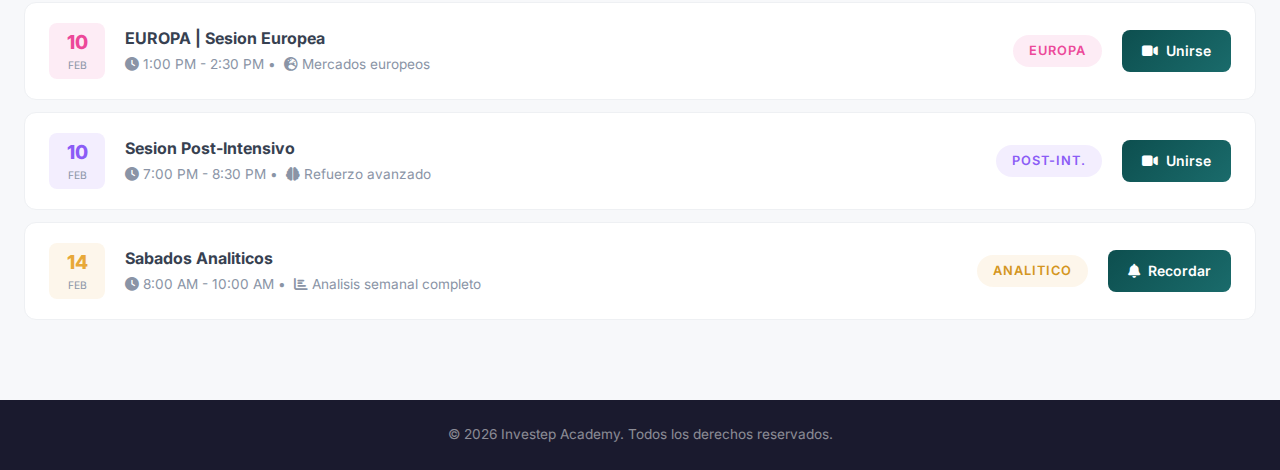
<file: calendar.html>
<!DOCTYPE html>
<html lang="es">
<head>
  <meta charset="UTF-8">
  <meta name="viewport" content="width=device-width, initial-scale=1.0">
  <title>Calendario de Eventos - Investep Academy</title>
  <link rel="preconnect" href="https://fonts.googleapis.com">
  <link rel="preconnect" href="https://fonts.gstatic.com" crossorigin>
  <link href="https://fonts.googleapis.com/css2?family=Inter:wght@300;400;500;600;700;800;900&display=swap" rel="stylesheet">
  <link rel="stylesheet" href="https://cdnjs.cloudflare.com/ajax/libs/font-awesome/6.5.1/css/all.min.css">
  <link rel="stylesheet" href="css/styles.css">
</head>
<body style="background: var(--gray-100);">

  <!-- Dashboard Navbar -->
  <nav class="dash-navbar">
    <div class="container-lg">
      <div style="display:flex; align-items:center; gap:32px;">
        <a href="index.html" class="navbar-brand">
          <div class="logo-icon" style="width:36px;height:36px;font-size:1rem;">
            <i class="fas fa-chart-line"></i>
          </div>
          <div class="logo-text" style="font-size:1.2rem;">Invest<span>ep</span></div>
        </a>
        <div class="dash-nav-links">
          <a href="dashboard.html"><i class="fas fa-th-large"></i> Mis programas</a>
          <a href="calendar.html" class="active"><i class="fas fa-calendar-alt"></i> Calendario eventos</a>
          <a href="faq.html"><i class="fas fa-question-circle"></i> FAQ</a>
        </div>
      </div>
      <div class="dash-user">
        <div style="text-align:right;">
          <div style="font-size:0.85rem; font-weight:600;">Estudiante</div>
          <div style="font-size:0.75rem; opacity:0.7;">Plan Profesional</div>
        </div>
        <div class="dash-user-avatar">ES</div>
      </div>
    </div>
  </nav>

  <!-- Calendar Header -->
  <div class="dash-header" style="padding:40px 0;">
    <div class="container-lg">
      <div class="dash-header-content text-center">
        <h2 style="color:var(--white); font-size:2rem; margin-bottom:8px;">Calendario de Clases y Eventos</h2>
        <p style="color:rgba(255,255,255,0.7); font-size:1.05rem; max-width:600px; margin:0 auto;">
          Consulta nuestras proximas clases en vivo, seminarios y eventos especiales. Haz clic en cualquier evento para obtener mas detalles y registrarte.
        </p>
      </div>
    </div>
  </div>

  <!-- Calendar Content -->
  <main style="padding:32px 0 80px;">
    <div class="container-lg">

      <!-- Upcoming Events Quick View -->
      <div style="display:grid; grid-template-columns:repeat(4, 1fr); gap:16px; margin-bottom:32px;">
        <div style="background:var(--white); border-radius:var(--radius-md); padding:20px; border:1px solid var(--gray-200); border-left:4px solid #3b82f6;">
          <div style="font-size:0.75rem; color:var(--gray-500); text-transform:uppercase; letter-spacing:0.5px; margin-bottom:4px;">Proximo evento</div>
          <div style="font-weight:700; font-size:0.95rem; margin-bottom:4px;">Clase con tu Mentor</div>
          <div style="font-size:0.85rem; color:var(--info); font-weight:500;"><i class="fas fa-clock"></i> Hoy - 8:00 AM</div>
        </div>
        <div style="background:var(--white); border-radius:var(--radius-md); padding:20px; border:1px solid var(--gray-200); border-left:4px solid #10b981;">
          <div style="font-size:0.75rem; color:var(--gray-500); text-transform:uppercase; letter-spacing:0.5px; margin-bottom:4px;">Siguiente</div>
          <div style="font-weight:700; font-size:0.95rem; margin-bottom:4px;">Sesion de Pre-Mercado</div>
          <div style="font-size:0.85rem; color:var(--success); font-weight:500;"><i class="fas fa-clock"></i> Hoy - 11:30 AM</div>
        </div>
        <div style="background:var(--white); border-radius:var(--radius-md); padding:20px; border:1px solid var(--gray-200); border-left:4px solid #8b5cf6;">
          <div style="font-size:0.75rem; color:var(--gray-500); text-transform:uppercase; letter-spacing:0.5px; margin-bottom:4px;">Esta semana</div>
          <div style="font-weight:700; font-size:0.95rem; margin-bottom:4px;">Masterclass Especial</div>
          <div style="font-size:0.85rem; color:#8b5cf6; font-weight:500;"><i class="fas fa-clock"></i> Viernes - 7:00 PM</div>
        </div>
        <div style="background:var(--white); border-radius:var(--radius-md); padding:20px; border:1px solid var(--gray-200); border-left:4px solid var(--secondary);">
          <div style="font-size:0.75rem; color:var(--gray-500); text-transform:uppercase; letter-spacing:0.5px; margin-bottom:4px;">Fin de semana</div>
          <div style="font-weight:700; font-size:0.95rem; margin-bottom:4px;">Sabados Analiticos</div>
          <div style="font-size:0.85rem; color:var(--secondary-dark); font-weight:500;"><i class="fas fa-clock"></i> Sabado - 8:00 AM</div>
        </div>
      </div>

      <!-- Calendar -->
      <div class="calendar-container">
        <div class="calendar-header">
          <div class="calendar-nav">
            <button onclick="changeMonth(-1)"><i class="fas fa-chevron-left"></i></button>
            <button onclick="goToday()" style="padding:8px 16px;">Hoy</button>
            <button onclick="changeMonth(1)"><i class="fas fa-chevron-right"></i></button>
            <h3 class="calendar-month" id="calendarMonth">Febrero de 2026</h3>
          </div>
          <div class="calendar-view-toggle">
            <button class="active"><i class="fas fa-th"></i> Mes</button>
            <button><i class="fas fa-list"></i> Lista</button>
          </div>
        </div>

        <!-- Calendar Legend -->
        <div style="padding:12px 32px; border-bottom:1px solid var(--gray-200); display:flex; gap:20px; flex-wrap:wrap;">
          <div style="display:flex; align-items:center; gap:6px; font-size:0.8rem;">
            <div style="width:12px; height:12px; border-radius:3px; background:rgba(59,130,246,0.15); border:1px solid rgba(59,130,246,0.3);"></div>
            <span style="color:var(--gray-600);">Clase con Mentor</span>
          </div>
          <div style="display:flex; align-items:center; gap:6px; font-size:0.8rem;">
            <div style="width:12px; height:12px; border-radius:3px; background:rgba(16,185,129,0.15); border:1px solid rgba(16,185,129,0.3);"></div>
            <span style="color:var(--gray-600);">Sesion Pre-Mercado</span>
          </div>
          <div style="display:flex; align-items:center; gap:6px; font-size:0.8rem;">
            <div style="width:12px; height:12px; border-radius:3px; background:rgba(236,72,153,0.15); border:1px solid rgba(236,72,153,0.3);"></div>
            <span style="color:var(--gray-600);">Sesion Europa</span>
          </div>
          <div style="display:flex; align-items:center; gap:6px; font-size:0.8rem;">
            <div style="width:12px; height:12px; border-radius:3px; background:rgba(139,92,246,0.15); border:1px solid rgba(139,92,246,0.3);"></div>
            <span style="color:var(--gray-600);">Masterclass / Analiticos</span>
          </div>
          <div style="display:flex; align-items:center; gap:6px; font-size:0.8rem;">
            <div style="width:12px; height:12px; border-radius:3px; background:rgba(232,168,56,0.15); border:1px solid rgba(232,168,56,0.3);"></div>
            <span style="color:var(--gray-600);">Sesion TC2000</span>
          </div>
        </div>

        <!-- Calendar Grid -->
        <div class="calendar-grid" id="calendarGrid">
          <!-- Days headers -->
          <div class="calendar-day-header">DOM</div>
          <div class="calendar-day-header">LUN</div>
          <div class="calendar-day-header">MAR</div>
          <div class="calendar-day-header">MIE</div>
          <div class="calendar-day-header">JUE</div>
          <div class="calendar-day-header">VIE</div>
          <div class="calendar-day-header">SAB</div>
        </div>
        <div class="calendar-grid" id="calendarDays">
          <!-- Days will be generated by JS -->
        </div>
      </div>

      <!-- Upcoming Events List -->
      <div style="margin-top:40px;">
        <h3 style="margin-bottom:20px;"><i class="fas fa-list-alt" style="color:var(--primary); margin-right:8px;"></i> Proximos Eventos de la Semana</h3>
        <div style="display:flex; flex-direction:column; gap:12px;">
          
          <div style="background:var(--white); border-radius:var(--radius-md); padding:20px 24px; display:flex; align-items:center; gap:20px; border:1px solid var(--gray-200); transition:var(--transition); cursor:pointer;" onmouseover="this.style.borderColor='var(--primary)'; this.style.boxShadow='var(--shadow-md)'" onmouseout="this.style.borderColor='var(--gray-200)'; this.style.boxShadow='none'">
            <div style="width:56px; height:56px; background:rgba(59,130,246,0.1); border-radius:var(--radius-sm); display:flex; flex-direction:column; align-items:center; justify-content:center; flex-shrink:0;">
              <span style="font-size:1.2rem; font-weight:800; color:#3b82f6;">10</span>
              <span style="font-size:0.65rem; color:var(--gray-500); text-transform:uppercase;">Feb</span>
            </div>
            <div style="flex:1;">
              <div style="font-weight:700; margin-bottom:2px;">Clase con tu Mentor</div>
              <div style="font-size:0.85rem; color:var(--gray-500);">
                <i class="fas fa-clock"></i> 8:00 AM - 9:30 AM &bull;
                <i class="fas fa-user-tie" style="margin-left:4px;"></i> Joel Sardinas
              </div>
            </div>
            <span class="badge" style="background:rgba(59,130,246,0.1); color:#3b82f6;">En vivo</span>
            <a href="#" class="btn btn-sm btn-primary"><i class="fas fa-video"></i> Unirse</a>
          </div>

          <div style="background:var(--white); border-radius:var(--radius-md); padding:20px 24px; display:flex; align-items:center; gap:20px; border:1px solid var(--gray-200); transition:var(--transition); cursor:pointer;" onmouseover="this.style.borderColor='var(--primary)'; this.style.boxShadow='var(--shadow-md)'" onmouseout="this.style.borderColor='var(--gray-200)'; this.style.boxShadow='none'">
            <div style="width:56px; height:56px; background:rgba(16,185,129,0.1); border-radius:var(--radius-sm); display:flex; flex-direction:column; align-items:center; justify-content:center; flex-shrink:0;">
              <span style="font-size:1.2rem; font-weight:800; color:#10b981;">10</span>
              <span style="font-size:0.65rem; color:var(--gray-500); text-transform:uppercase;">Feb</span>
            </div>
            <div style="flex:1;">
              <div style="font-weight:700; margin-bottom:2px;">Sesion de Pre-Mercado</div>
              <div style="font-size:0.85rem; color:var(--gray-500);">
                <i class="fas fa-clock"></i> 11:30 AM - 1:00 PM &bull;
                <i class="fas fa-chart-line" style="margin-left:4px;"></i> Analisis tecnico
              </div>
            </div>
            <span class="badge" style="background:rgba(16,185,129,0.1); color:#10b981;">Sesion</span>
            <a href="#" class="btn btn-sm btn-primary"><i class="fas fa-video"></i> Unirse</a>
          </div>

          <div style="background:var(--white); border-radius:var(--radius-md); padding:20px 24px; display:flex; align-items:center; gap:20px; border:1px solid var(--gray-200); transition:var(--transition); cursor:pointer;" onmouseover="this.style.borderColor='var(--primary)'; this.style.boxShadow='var(--shadow-md)'" onmouseout="this.style.borderColor='var(--gray-200)'; this.style.boxShadow='none'">
            <div style="width:56px; height:56px; background:rgba(236,72,153,0.1); border-radius:var(--radius-sm); display:flex; flex-direction:column; align-items:center; justify-content:center; flex-shrink:0;">
              <span style="font-size:1.2rem; font-weight:800; color:#ec4899;">10</span>
              <span style="font-size:0.65rem; color:var(--gray-500); text-transform:uppercase;">Feb</span>
            </div>
            <div style="flex:1;">
              <div style="font-weight:700; margin-bottom:2px;">EUROPA | Sesion Europea</div>
              <div style="font-size:0.85rem; color:var(--gray-500);">
                <i class="fas fa-clock"></i> 1:00 PM - 2:30 PM &bull;
                <i class="fas fa-globe-europe" style="margin-left:4px;"></i> Mercados europeos
              </div>
            </div>
            <span class="badge" style="background:rgba(236,72,153,0.1); color:#ec4899;">Europa</span>
            <a href="#" class="btn btn-sm btn-primary"><i class="fas fa-video"></i> Unirse</a>
          </div>

          <div style="background:var(--white); border-radius:var(--radius-md); padding:20px 24px; display:flex; align-items:center; gap:20px; border:1px solid var(--gray-200); transition:var(--transition); cursor:pointer;" onmouseover="this.style.borderColor='var(--primary)'; this.style.boxShadow='var(--shadow-md)'" onmouseout="this.style.borderColor='var(--gray-200)'; this.style.boxShadow='none'">
            <div style="width:56px; height:56px; background:rgba(139,92,246,0.1); border-radius:var(--radius-sm); display:flex; flex-direction:column; align-items:center; justify-content:center; flex-shrink:0;">
              <span style="font-size:1.2rem; font-weight:800; color:#8b5cf6;">10</span>
              <span style="font-size:0.65rem; color:var(--gray-500); text-transform:uppercase;">Feb</span>
            </div>
            <div style="flex:1;">
              <div style="font-weight:700; margin-bottom:2px;">Sesion Post-Intensivo</div>
              <div style="font-size:0.85rem; color:var(--gray-500);">
                <i class="fas fa-clock"></i> 7:00 PM - 8:30 PM &bull;
                <i class="fas fa-brain" style="margin-left:4px;"></i> Refuerzo avanzado
              </div>
            </div>
            <span class="badge" style="background:rgba(139,92,246,0.1); color:#8b5cf6;">Post-Int.</span>
            <a href="#" class="btn btn-sm btn-primary"><i class="fas fa-video"></i> Unirse</a>
          </div>

          <div style="background:var(--white); border-radius:var(--radius-md); padding:20px 24px; display:flex; align-items:center; gap:20px; border:1px solid var(--gray-200); transition:var(--transition); cursor:pointer;" onmouseover="this.style.borderColor='var(--primary)'; this.style.boxShadow='var(--shadow-md)'" onmouseout="this.style.borderColor='var(--gray-200)'; this.style.boxShadow='none'">
            <div style="width:56px; height:56px; background:rgba(232,168,56,0.1); border-radius:var(--radius-sm); display:flex; flex-direction:column; align-items:center; justify-content:center; flex-shrink:0;">
              <span style="font-size:1.2rem; font-weight:800; color:var(--secondary);">14</span>
              <span style="font-size:0.65rem; color:var(--gray-500); text-transform:uppercase;">Feb</span>
            </div>
            <div style="flex:1;">
              <div style="font-weight:700; margin-bottom:2px;">Sabados Analiticos</div>
              <div style="font-size:0.85rem; color:var(--gray-500);">
                <i class="fas fa-clock"></i> 8:00 AM - 10:00 AM &bull;
                <i class="fas fa-chart-bar" style="margin-left:4px;"></i> Analisis semanal completo
              </div>
            </div>
            <span class="badge" style="background:rgba(232,168,56,0.1); color:var(--secondary-dark);">Analitico</span>
            <a href="#" class="btn btn-sm btn-primary"><i class="fas fa-bell"></i> Recordar</a>
          </div>

        </div>
      </div>

    </div>
  </main>

  <!-- Footer Mini -->
  <footer style="background: var(--dark); padding: 24px 0; text-align: center;">
    <div class="container">
      <p style="color: rgba(255,255,255,0.5); font-size: 0.85rem;">&copy; 2026 Investep Academy. Todos los derechos reservados.</p>
    </div>
  </footer>

  <script>
    // Calendar Generation
    const months = ['Enero', 'Febrero', 'Marzo', 'Abril', 'Mayo', 'Junio', 'Julio', 'Agosto', 'Septiembre', 'Octubre', 'Noviembre', 'Diciembre'];
    let currentYear = 2026;
    let currentMonth = 1; // February (0-indexed)

    // Events data
    const events = {
      // weekday-based events (0=Sun, 1=Mon, ..., 6=Sat)
      weekly: {
        1: [ // Monday
          { name: '8am Clase con tu Mentor', type: 'live' },
          { name: '11:30am Sesion de Pre-Mercado', type: 'session' },
          { name: '11:30am Clase de Consolidacion', type: 'live' }
        ],
        2: [ // Tuesday
          { name: '8am Clase con tu Mentor', type: 'live' },
          { name: '11:30am Sesion de Pre-Mercado', type: 'session' },
          { name: '1pm EUROPA | Sesion', type: 'europe' },
          { name: '7pm Sesion Post-Intensivo', type: 'analysis' }
        ],
        3: [ // Wednesday
          { name: '8am Clase con tu Mentor', type: 'live' },
          { name: '11:30am Sesion de TC2000', type: 'masterclass' },
          { name: '11:30am Sesion de Pre-Mercado', type: 'session' }
        ],
        4: [ // Thursday
          { name: '8am Clase con tu Mentor', type: 'live' },
          { name: '11:30am Sesion de Pre-Mercado', type: 'session' }
        ],
        5: [ // Friday
          { name: '8am Clase con tu Mentor', type: 'live' },
          { name: '11:30am Sesion de Pre-Mercado', type: 'session' }
        ],
        6: [ // Saturday
          { name: '8am Sabados Analiticos', type: 'analysis' }
        ]
      },
      // Special events by date (month-day)
      special: {
        '1-2': [{ name: 'INICIO DE TODOS LOS INTENSIVOS', type: 'masterclass' }],
        '1-7': [{ name: '8am Masterclass Especial', type: 'masterclass' }],
        '1-9': [{ name: '8am Master Apertura', type: 'masterclass' }],
        '1-14': [{ name: '7pm Masterclass con Joel', type: 'masterclass' }]
      }
    };

    function generateCalendar(year, month) {
      const container = document.getElementById('calendarDays');
      container.innerHTML = '';

      const firstDay = new Date(year, month, 1).getDay();
      const daysInMonth = new Date(year, month + 1, 0).getDate();
      const today = new Date();

      // Empty cells for days before month starts
      for (let i = 0; i < firstDay; i++) {
        const cell = document.createElement('div');
        cell.className = 'calendar-day';
        cell.style.background = 'var(--gray-50)';
        container.appendChild(cell);
      }

      // Days of the month
      for (let day = 1; day <= daysInMonth; day++) {
        const cell = document.createElement('div');
        const date = new Date(year, month, day);
        const dayOfWeek = date.getDay();
        const isToday = (day === today.getDate() && month === today.getMonth() && year === today.getFullYear());

        cell.className = 'calendar-day' + (isToday ? ' today' : '');

        let html = `<div class="day-number">${day}</div>`;

        // Add weekly events
        if (events.weekly[dayOfWeek]) {
          events.weekly[dayOfWeek].forEach(ev => {
            html += `<div class="calendar-event ${ev.type}">${ev.name}</div>`;
          });
        }

        // Add special events
        const key = `${month}-${day}`;
        if (events.special[key]) {
          events.special[key].forEach(ev => {
            html += `<div class="calendar-event ${ev.type}">${ev.name}</div>`;
          });
        }

        cell.innerHTML = html;
        container.appendChild(cell);
      }

      // Update month title
      document.getElementById('calendarMonth').textContent = `${months[month]} de ${year}`;
    }

    function changeMonth(delta) {
      currentMonth += delta;
      if (currentMonth > 11) { currentMonth = 0; currentYear++; }
      if (currentMonth < 0) { currentMonth = 11; currentYear--; }
      generateCalendar(currentYear, currentMonth);
    }

    function goToday() {
      const today = new Date();
      currentYear = today.getFullYear();
      currentMonth = today.getMonth();
      generateCalendar(currentYear, currentMonth);
    }

    // Initialize calendar
    generateCalendar(currentYear, currentMonth);
  </script>
</body>
</html>
</file>
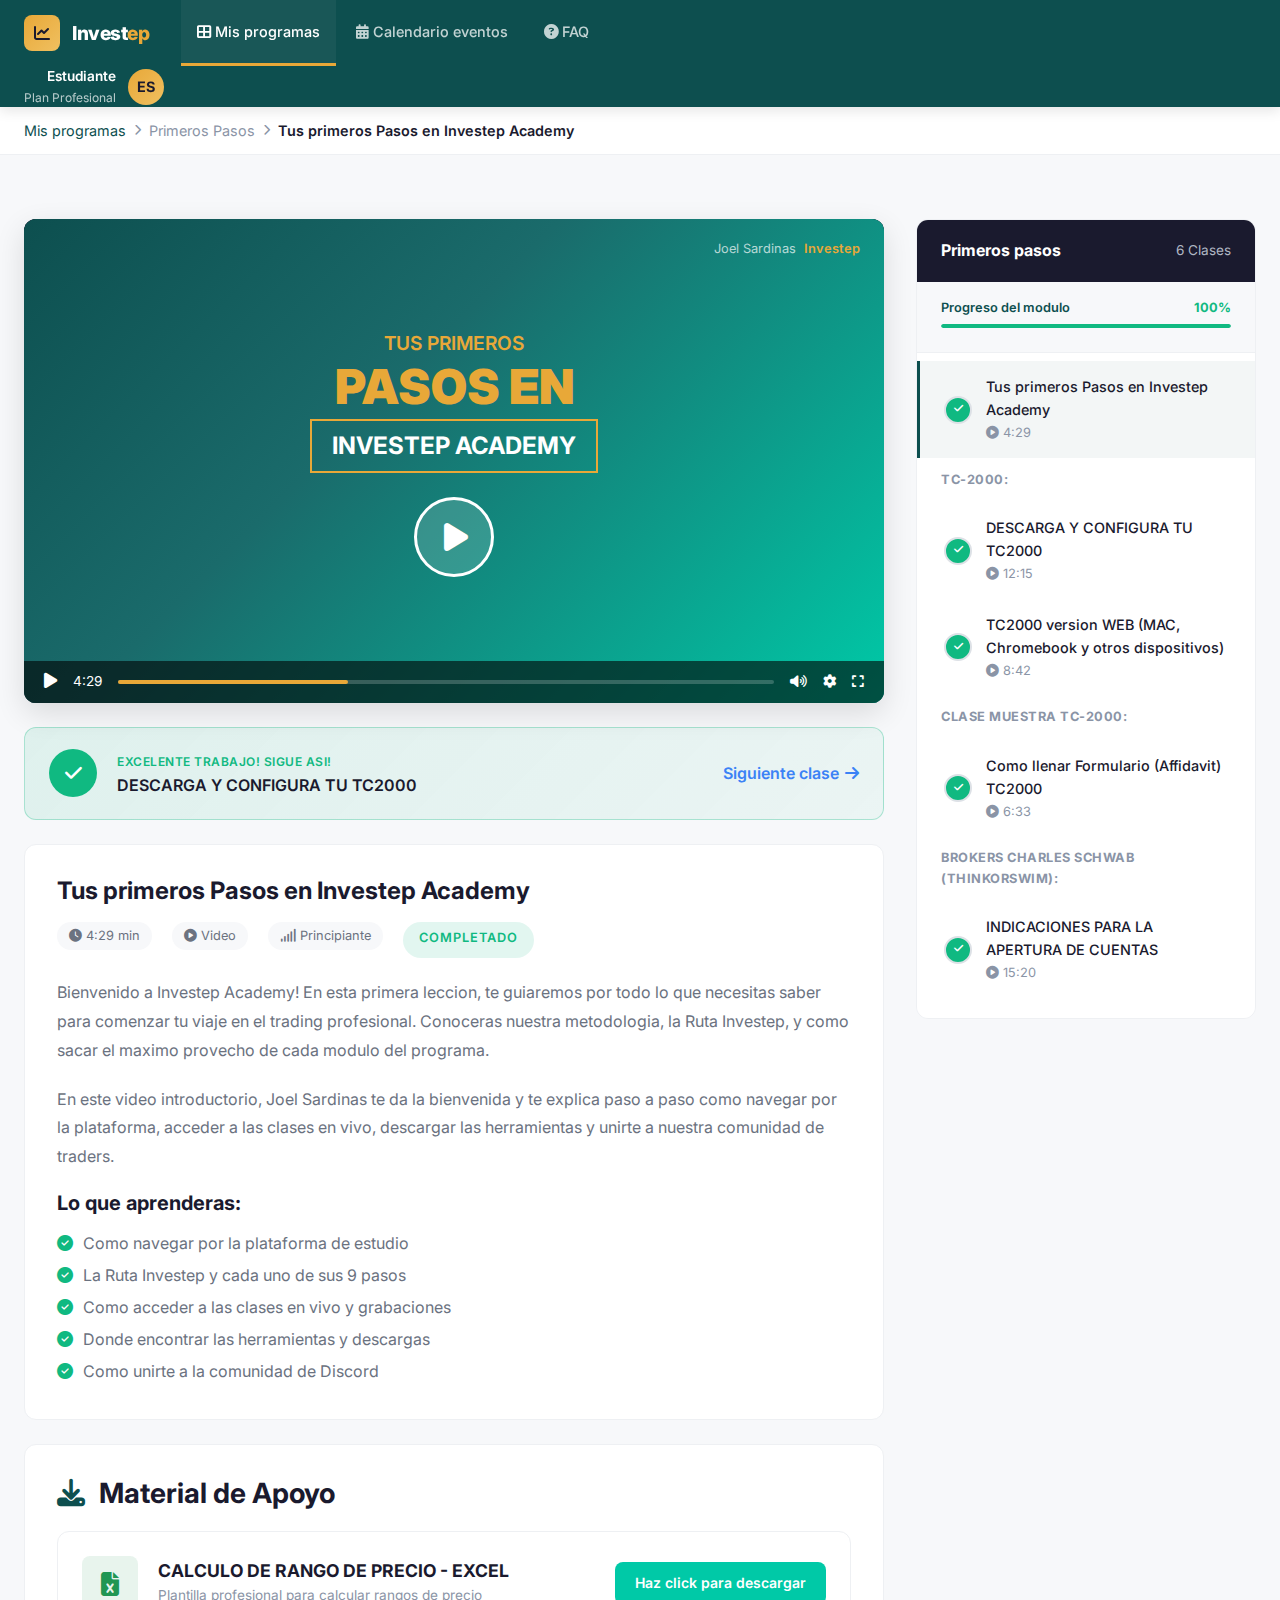
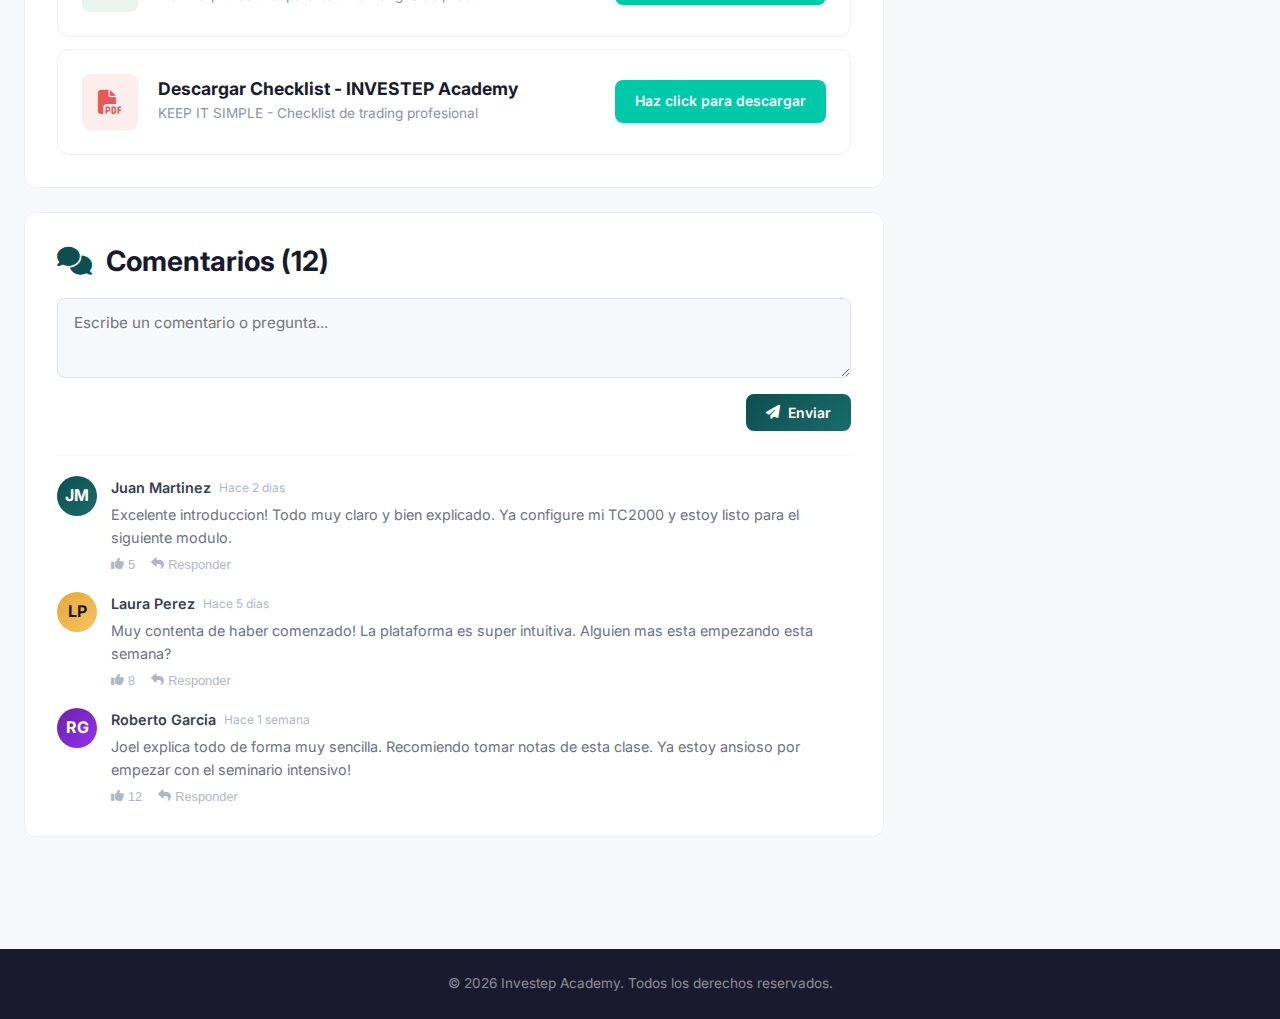
<file: course.html>
<!DOCTYPE html>
<html lang="es">
<head>
  <meta charset="UTF-8">
  <meta name="viewport" content="width=device-width, initial-scale=1.0">
  <title>Primeros Pasos - Investep Academy</title>
  <link rel="preconnect" href="https://fonts.googleapis.com">
  <link rel="preconnect" href="https://fonts.gstatic.com" crossorigin>
  <link href="https://fonts.googleapis.com/css2?family=Inter:wght@300;400;500;600;700;800;900&display=swap" rel="stylesheet">
  <link rel="stylesheet" href="https://cdnjs.cloudflare.com/ajax/libs/font-awesome/6.5.1/css/all.min.css">
  <link rel="stylesheet" href="css/styles.css">
</head>
<body style="background: var(--gray-100);">

  <!-- Dashboard Navbar -->
  <nav class="dash-navbar">
    <div class="container-lg">
      <div style="display:flex; align-items:center; gap:32px;">
        <a href="index.html" class="navbar-brand">
          <div class="logo-icon" style="width:36px;height:36px;font-size:1rem;">
            <i class="fas fa-chart-line"></i>
          </div>
          <div class="logo-text" style="font-size:1.2rem;">Invest<span>ep</span></div>
        </a>
        <div class="dash-nav-links">
          <a href="dashboard.html" class="active"><i class="fas fa-th-large"></i> Mis programas</a>
          <a href="calendar.html"><i class="fas fa-calendar-alt"></i> Calendario eventos</a>
          <a href="faq.html"><i class="fas fa-question-circle"></i> FAQ</a>
        </div>
      </div>
      <div class="dash-user">
        <div style="text-align:right;">
          <div style="font-size:0.85rem; font-weight:600;">Estudiante</div>
          <div style="font-size:0.75rem; opacity:0.7;">Plan Profesional</div>
        </div>
        <div class="dash-user-avatar">ES</div>
      </div>
    </div>
  </nav>

  <!-- Breadcrumb -->
  <div style="background:var(--white); border-bottom:1px solid var(--gray-200); padding:12px 0;">
    <div class="container-lg">
      <div style="display:flex; align-items:center; gap:8px; font-size:0.9rem; color:var(--gray-500);">
        <a href="dashboard.html" style="color:var(--primary);">Mis programas</a>
        <i class="fas fa-chevron-right" style="font-size:0.7rem;"></i>
        <span>Primeros Pasos</span>
        <i class="fas fa-chevron-right" style="font-size:0.7rem;"></i>
        <span style="color:var(--dark); font-weight:600;">Tus primeros Pasos en Investep Academy</span>
      </div>
    </div>
  </div>

  <!-- Course Content -->
  <main style="padding:32px 0 80px;">
    <div class="container-lg">
      <div class="course-layout">
        
        <!-- Main Content -->
        <div>
          <!-- Video Player -->
          <div class="video-wrapper" style="margin-bottom:24px;">
            <div class="video-placeholder">
              <div style="position:absolute; top:0; left:0; right:0; bottom:0; background:linear-gradient(135deg, #0d4f4f 0%, #1a6b6b 40%, #00c9a7 100%); display:flex; flex-direction:column; align-items:center; justify-content:center;">
                <div style="position:absolute; top:20px; right:24px; display:flex; align-items:center; gap:8px;">
                  <span style="font-size:0.8rem; color:rgba(255,255,255,0.7);">Joel Sardinas</span>
                  <span style="font-size:0.8rem; color:var(--secondary); font-weight:600;">Investep</span>
                </div>
                <div style="text-align:center; margin-bottom:24px;">
                  <div style="font-size:1.2rem; color:var(--secondary); font-weight:600; margin-bottom:4px;">TUS PRIMEROS</div>
                  <div style="font-size:3rem; font-weight:900; color:var(--secondary); line-height:1;">PASOS EN</div>
                  <div style="font-size:1.5rem; font-weight:700; color:var(--white); margin-top:8px; padding:6px 20px; border:2px solid var(--secondary);">INVESTEP ACADEMY</div>
                </div>
                <div class="play-button" onclick="this.style.display='none'">
                  <i class="fas fa-play" style="margin-left:4px;"></i>
                </div>
                <div style="position:absolute; bottom:0; left:0; right:0; background:rgba(0,0,0,0.6); padding:10px 20px; display:flex; align-items:center; gap:16px;">
                  <button style="background:none; border:none; color:white; cursor:pointer; font-size:1.1rem;">
                    <i class="fas fa-play"></i>
                  </button>
                  <span style="color:white; font-size:0.85rem;">4:29</span>
                  <div style="flex:1; height:4px; background:rgba(255,255,255,0.2); border-radius:2px; position:relative; cursor:pointer;">
                    <div style="width:35%; height:100%; background:var(--secondary); border-radius:2px;"></div>
                  </div>
                  <button style="background:none; border:none; color:white; cursor:pointer;">
                    <i class="fas fa-volume-up"></i>
                  </button>
                  <button style="background:none; border:none; color:white; cursor:pointer;">
                    <i class="fas fa-cog"></i>
                  </button>
                  <button style="background:none; border:none; color:white; cursor:pointer;">
                    <i class="fas fa-expand"></i>
                  </button>
                </div>
              </div>
            </div>
          </div>

          <!-- Completion Banner -->
          <div class="completion-banner">
            <div class="check-icon"><i class="fas fa-check"></i></div>
            <div class="next-lesson-info">
              <small>Excelente trabajo! Sigue asi!</small>
              <p>DESCARGA Y CONFIGURA TU TC2000</p>
            </div>
            <a href="#" class="next-lesson-link">
              Siguiente clase <i class="fas fa-arrow-right"></i>
            </a>
          </div>

          <!-- Lesson Description -->
          <div style="background:var(--white); border-radius:var(--radius-md); padding:32px; border:1px solid var(--gray-200); margin-bottom:24px;">
            <h2 style="font-size:1.5rem; margin-bottom:16px;">Tus primeros Pasos en Investep Academy</h2>
            <div style="display:flex; gap:12px; margin-bottom:20px;">
              <span class="tag"><i class="fas fa-clock"></i> 4:29 min</span>
              <span class="tag"><i class="fas fa-play-circle"></i> Video</span>
              <span class="tag"><i class="fas fa-signal"></i> Principiante</span>
              <span class="badge badge-success">Completado</span>
            </div>
            <p style="color:var(--gray-600); line-height:1.8; margin-bottom:20px;">
              Bienvenido a Investep Academy! En esta primera leccion, te guiaremos por todo lo que necesitas saber para comenzar tu viaje en el trading profesional. Conoceras nuestra metodologia, la Ruta Investep, y como sacar el maximo provecho de cada modulo del programa.
            </p>
            <p style="color:var(--gray-600); line-height:1.8; margin-bottom:20px;">
              En este video introductorio, Joel Sardinas te da la bienvenida y te explica paso a paso como navegar por la plataforma, acceder a las clases en vivo, descargar las herramientas y unirte a nuestra comunidad de traders.
            </p>
            <h4 style="margin-bottom:12px;">Lo que aprenderas:</h4>
            <ul style="color:var(--gray-600); line-height:2;">
              <li style="display:flex; align-items:center; gap:10px;">
                <i class="fas fa-check-circle" style="color:var(--success);"></i>
                Como navegar por la plataforma de estudio
              </li>
              <li style="display:flex; align-items:center; gap:10px;">
                <i class="fas fa-check-circle" style="color:var(--success);"></i>
                La Ruta Investep y cada uno de sus 9 pasos
              </li>
              <li style="display:flex; align-items:center; gap:10px;">
                <i class="fas fa-check-circle" style="color:var(--success);"></i>
                Como acceder a las clases en vivo y grabaciones
              </li>
              <li style="display:flex; align-items:center; gap:10px;">
                <i class="fas fa-check-circle" style="color:var(--success);"></i>
                Donde encontrar las herramientas y descargas
              </li>
              <li style="display:flex; align-items:center; gap:10px;">
                <i class="fas fa-check-circle" style="color:var(--success);"></i>
                Como unirte a la comunidad de Discord
              </li>
            </ul>
          </div>

          <!-- Downloads Section -->
          <div style="background:var(--white); border-radius:var(--radius-md); padding:32px; border:1px solid var(--gray-200); margin-bottom:24px;">
            <h3 style="margin-bottom:20px;"><i class="fas fa-download" style="color:var(--primary); margin-right:8px;"></i> Material de Apoyo</h3>
            <div style="display:flex; flex-direction:column; gap:12px;">
              <div class="tool-card">
                <div class="tool-icon excel"><i class="fas fa-file-excel"></i></div>
                <div class="tool-info" style="flex:1;">
                  <h5>CALCULO DE RANGO DE PRECIO - EXCEL</h5>
                  <p>Plantilla profesional para calcular rangos de precio</p>
                </div>
                <a href="#" class="btn btn-sm btn-accent">Haz click para descargar</a>
              </div>
              <div class="tool-card">
                <div class="tool-icon pdf"><i class="fas fa-file-pdf"></i></div>
                <div class="tool-info" style="flex:1;">
                  <h5>Descargar Checklist - INVESTEP Academy</h5>
                  <p>KEEP IT SIMPLE - Checklist de trading profesional</p>
                </div>
                <a href="#" class="btn btn-sm btn-accent">Haz click para descargar</a>
              </div>
            </div>
          </div>

          <!-- Comments Section -->
          <div style="background:var(--white); border-radius:var(--radius-md); padding:32px; border:1px solid var(--gray-200);">
            <h3 style="margin-bottom:20px;"><i class="fas fa-comments" style="color:var(--primary); margin-right:8px;"></i> Comentarios (12)</h3>
            <div style="margin-bottom:24px;">
              <textarea placeholder="Escribe un comentario o pregunta..." style="width:100%; padding:14px 16px; border:1.5px solid var(--gray-300); border-radius:var(--radius-sm); font-size:0.95rem; font-family:inherit; min-height:80px; resize:vertical; background:var(--gray-100); transition:var(--transition);" onfocus="this.style.borderColor='var(--primary)'; this.style.background='white';" onblur="this.style.borderColor='var(--gray-300)'; this.style.background='var(--gray-100)';"></textarea>
              <div style="margin-top:8px; text-align:right;">
                <button class="btn btn-sm btn-primary"><i class="fas fa-paper-plane"></i> Enviar</button>
              </div>
            </div>
            <!-- Sample Comments -->
            <div style="border-top:1px solid var(--gray-100); padding-top:20px;">
              <div style="display:flex; gap:14px; margin-bottom:20px;">
                <div style="width:40px;height:40px;border-radius:50%;background:var(--gradient-primary);display:flex;align-items:center;justify-content:center;color:white;font-weight:700;flex-shrink:0;">JM</div>
                <div>
                  <div style="display:flex; align-items:center; gap:8px; margin-bottom:4px;">
                    <span style="font-weight:600; font-size:0.9rem;">Juan Martinez</span>
                    <span style="font-size:0.75rem; color:var(--gray-400);">Hace 2 dias</span>
                  </div>
                  <p style="color:var(--gray-600); font-size:0.9rem; line-height:1.6;">Excelente introduccion! Todo muy claro y bien explicado. Ya configure mi TC2000 y estoy listo para el siguiente modulo.</p>
                  <div style="margin-top:8px; display:flex; gap:16px;">
                    <button style="background:none; border:none; color:var(--gray-400); cursor:pointer; font-size:0.8rem; display:flex; align-items:center; gap:4px;">
                      <i class="fas fa-thumbs-up"></i> 5
                    </button>
                    <button style="background:none; border:none; color:var(--gray-400); cursor:pointer; font-size:0.8rem; display:flex; align-items:center; gap:4px;">
                      <i class="fas fa-reply"></i> Responder
                    </button>
                  </div>
                </div>
              </div>
              <div style="display:flex; gap:14px; margin-bottom:20px;">
                <div style="width:40px;height:40px;border-radius:50%;background:linear-gradient(135deg, #e8a838, #f5c563);display:flex;align-items:center;justify-content:center;color:var(--dark);font-weight:700;flex-shrink:0;">LP</div>
                <div>
                  <div style="display:flex; align-items:center; gap:8px; margin-bottom:4px;">
                    <span style="font-weight:600; font-size:0.9rem;">Laura Perez</span>
                    <span style="font-size:0.75rem; color:var(--gray-400);">Hace 5 dias</span>
                  </div>
                  <p style="color:var(--gray-600); font-size:0.9rem; line-height:1.6;">Muy contenta de haber comenzado! La plataforma es super intuitiva. Alguien mas esta empezando esta semana?</p>
                  <div style="margin-top:8px; display:flex; gap:16px;">
                    <button style="background:none; border:none; color:var(--gray-400); cursor:pointer; font-size:0.8rem; display:flex; align-items:center; gap:4px;">
                      <i class="fas fa-thumbs-up"></i> 8
                    </button>
                    <button style="background:none; border:none; color:var(--gray-400); cursor:pointer; font-size:0.8rem; display:flex; align-items:center; gap:4px;">
                      <i class="fas fa-reply"></i> Responder
                    </button>
                  </div>
                </div>
              </div>
              <div style="display:flex; gap:14px;">
                <div style="width:40px;height:40px;border-radius:50%;background:linear-gradient(135deg, #6b21a8, #9333ea);display:flex;align-items:center;justify-content:center;color:white;font-weight:700;flex-shrink:0;">RG</div>
                <div>
                  <div style="display:flex; align-items:center; gap:8px; margin-bottom:4px;">
                    <span style="font-weight:600; font-size:0.9rem;">Roberto Garcia</span>
                    <span style="font-size:0.75rem; color:var(--gray-400);">Hace 1 semana</span>
                  </div>
                  <p style="color:var(--gray-600); font-size:0.9rem; line-height:1.6;">Joel explica todo de forma muy sencilla. Recomiendo tomar notas de esta clase. Ya estoy ansioso por empezar con el seminario intensivo!</p>
                  <div style="margin-top:8px; display:flex; gap:16px;">
                    <button style="background:none; border:none; color:var(--gray-400); cursor:pointer; font-size:0.8rem; display:flex; align-items:center; gap:4px;">
                      <i class="fas fa-thumbs-up"></i> 12
                    </button>
                    <button style="background:none; border:none; color:var(--gray-400); cursor:pointer; font-size:0.8rem; display:flex; align-items:center; gap:4px;">
                      <i class="fas fa-reply"></i> Responder
                    </button>
                  </div>
                </div>
              </div>
            </div>
          </div>
        </div>

        <!-- Sidebar -->
        <div class="course-sidebar">
          <div class="sidebar-header">
            <h4>Primeros pasos</h4>
            <span class="lesson-count">6 Clases</span>
          </div>

          <!-- Progress bar -->
          <div style="padding:16px 24px; background:var(--gray-100); border-bottom:1px solid var(--gray-200);">
            <div style="display:flex; justify-content:space-between; margin-bottom:6px;">
              <span style="font-size:0.8rem; font-weight:600; color:var(--primary);">Progreso del modulo</span>
              <span style="font-size:0.8rem; font-weight:700; color:var(--success);">100%</span>
            </div>
            <div class="card-progress">
              <div class="card-progress-bar complete" style="width:100%;"></div>
            </div>
          </div>

          <!-- Lesson List -->
          <div class="lesson-list">
            <div class="lesson-item active completed" onclick="selectLesson(this)">
              <div class="lesson-check"><i class="fas fa-check" style="font-size:0.65rem;"></i></div>
              <div class="lesson-info">
                <div class="lesson-title">Tus primeros Pasos en Investep Academy</div>
                <div class="lesson-duration"><i class="fas fa-play-circle"></i> 4:29</div>
              </div>
            </div>

            <div style="padding:12px 24px; font-size:0.8rem; font-weight:700; color:var(--gray-500); text-transform:uppercase; letter-spacing:0.5px; background:var(--gray-50);">
              TC-2000:
            </div>

            <div class="lesson-item completed" onclick="selectLesson(this)">
              <div class="lesson-check"><i class="fas fa-check" style="font-size:0.65rem;"></i></div>
              <div class="lesson-info">
                <div class="lesson-title">DESCARGA Y CONFIGURA TU TC2000</div>
                <div class="lesson-duration"><i class="fas fa-play-circle"></i> 12:15</div>
              </div>
            </div>

            <div class="lesson-item completed" onclick="selectLesson(this)">
              <div class="lesson-check"><i class="fas fa-check" style="font-size:0.65rem;"></i></div>
              <div class="lesson-info">
                <div class="lesson-title">TC2000 version WEB (MAC, Chromebook y otros dispositivos)</div>
                <div class="lesson-duration"><i class="fas fa-play-circle"></i> 8:42</div>
              </div>
            </div>

            <div style="padding:12px 24px; font-size:0.8rem; font-weight:700; color:var(--gray-500); text-transform:uppercase; letter-spacing:0.5px;">
              Clase Muestra TC-2000:
            </div>

            <div class="lesson-item completed" onclick="selectLesson(this)">
              <div class="lesson-check"><i class="fas fa-check" style="font-size:0.65rem;"></i></div>
              <div class="lesson-info">
                <div class="lesson-title">Como llenar Formulario (Affidavit) TC2000</div>
                <div class="lesson-duration"><i class="fas fa-play-circle"></i> 6:33</div>
              </div>
            </div>

            <div style="padding:12px 24px; font-size:0.8rem; font-weight:700; color:var(--gray-500); text-transform:uppercase; letter-spacing:0.5px;">
              BROKERS CHARLES SCHWAB (THINKORSWIM):
            </div>

            <div class="lesson-item completed" onclick="selectLesson(this)">
              <div class="lesson-check"><i class="fas fa-check" style="font-size:0.65rem;"></i></div>
              <div class="lesson-info">
                <div class="lesson-title">INDICACIONES PARA LA APERTURA DE CUENTAS</div>
                <div class="lesson-duration"><i class="fas fa-play-circle"></i> 15:20</div>
              </div>
            </div>

            <div class="lesson-item completed" onclick="selectLesson(this)">
              <div class="lesson-check"><i class="fas fa-check" style="font-size:0.65rem;"></i></div>
              <div class="lesson-info">
                <div class="lesson-title">ORIENTACIONES PARA COMENZAR INTENSIVO</div>
                <div class="lesson-duration"><i class="fas fa-play-circle"></i> 10:45</div>
              </div>
            </div>
          </div>

          <!-- Next Module Button -->
          <div style="padding:16px 24px; border-top:1px solid var(--gray-200);">
            <a href="#" class="btn btn-primary btn-sm" style="width:100%;">
              <i class="fas fa-arrow-right"></i> Siguiente modulo
            </a>
          </div>
        </div>

      </div>
    </div>
  </main>

  <!-- Footer Mini -->
  <footer style="background: var(--dark); padding: 24px 0; text-align: center;">
    <div class="container">
      <p style="color: rgba(255,255,255,0.5); font-size: 0.85rem;">&copy; 2026 Investep Academy. Todos los derechos reservados.</p>
    </div>
  </footer>

  <script>
    function selectLesson(el) {
      document.querySelectorAll('.lesson-item').forEach(item => item.classList.remove('active'));
      el.classList.add('active');
    }
  </script>
</body>
</html>
</file>
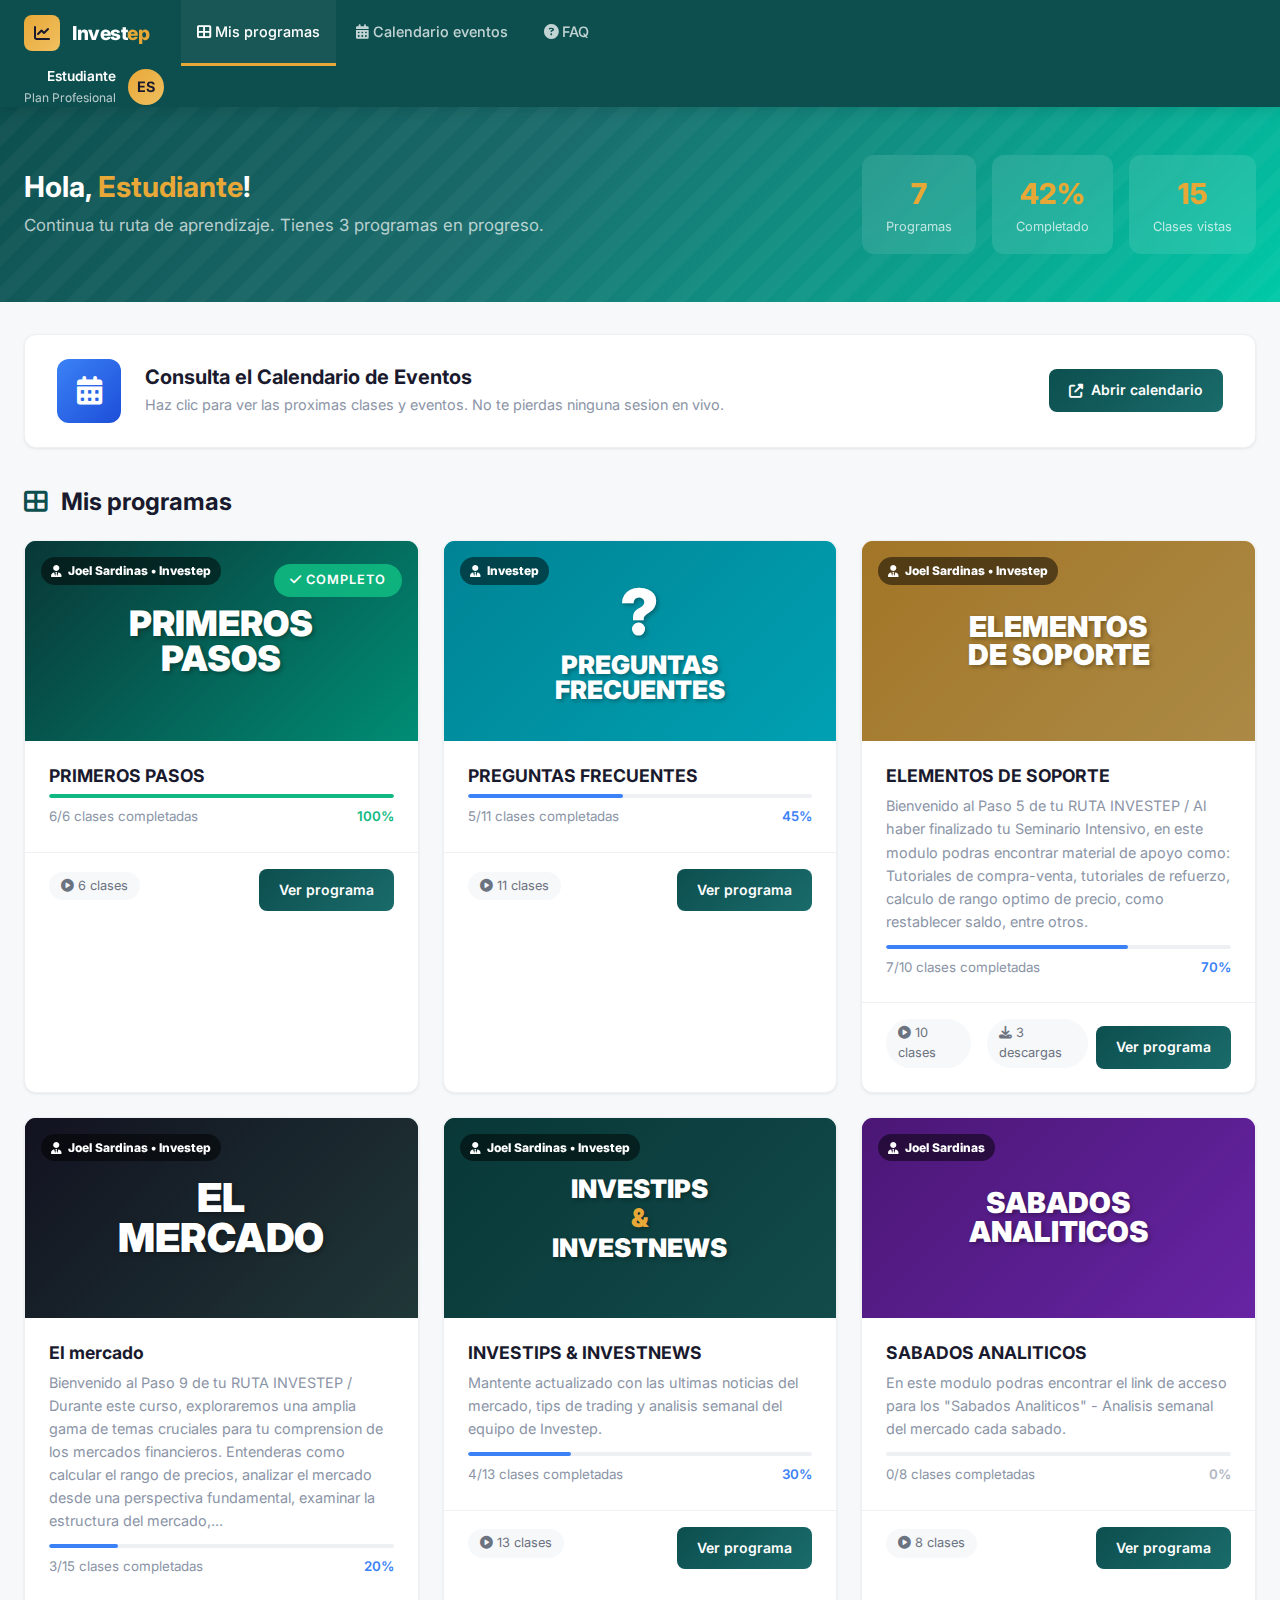
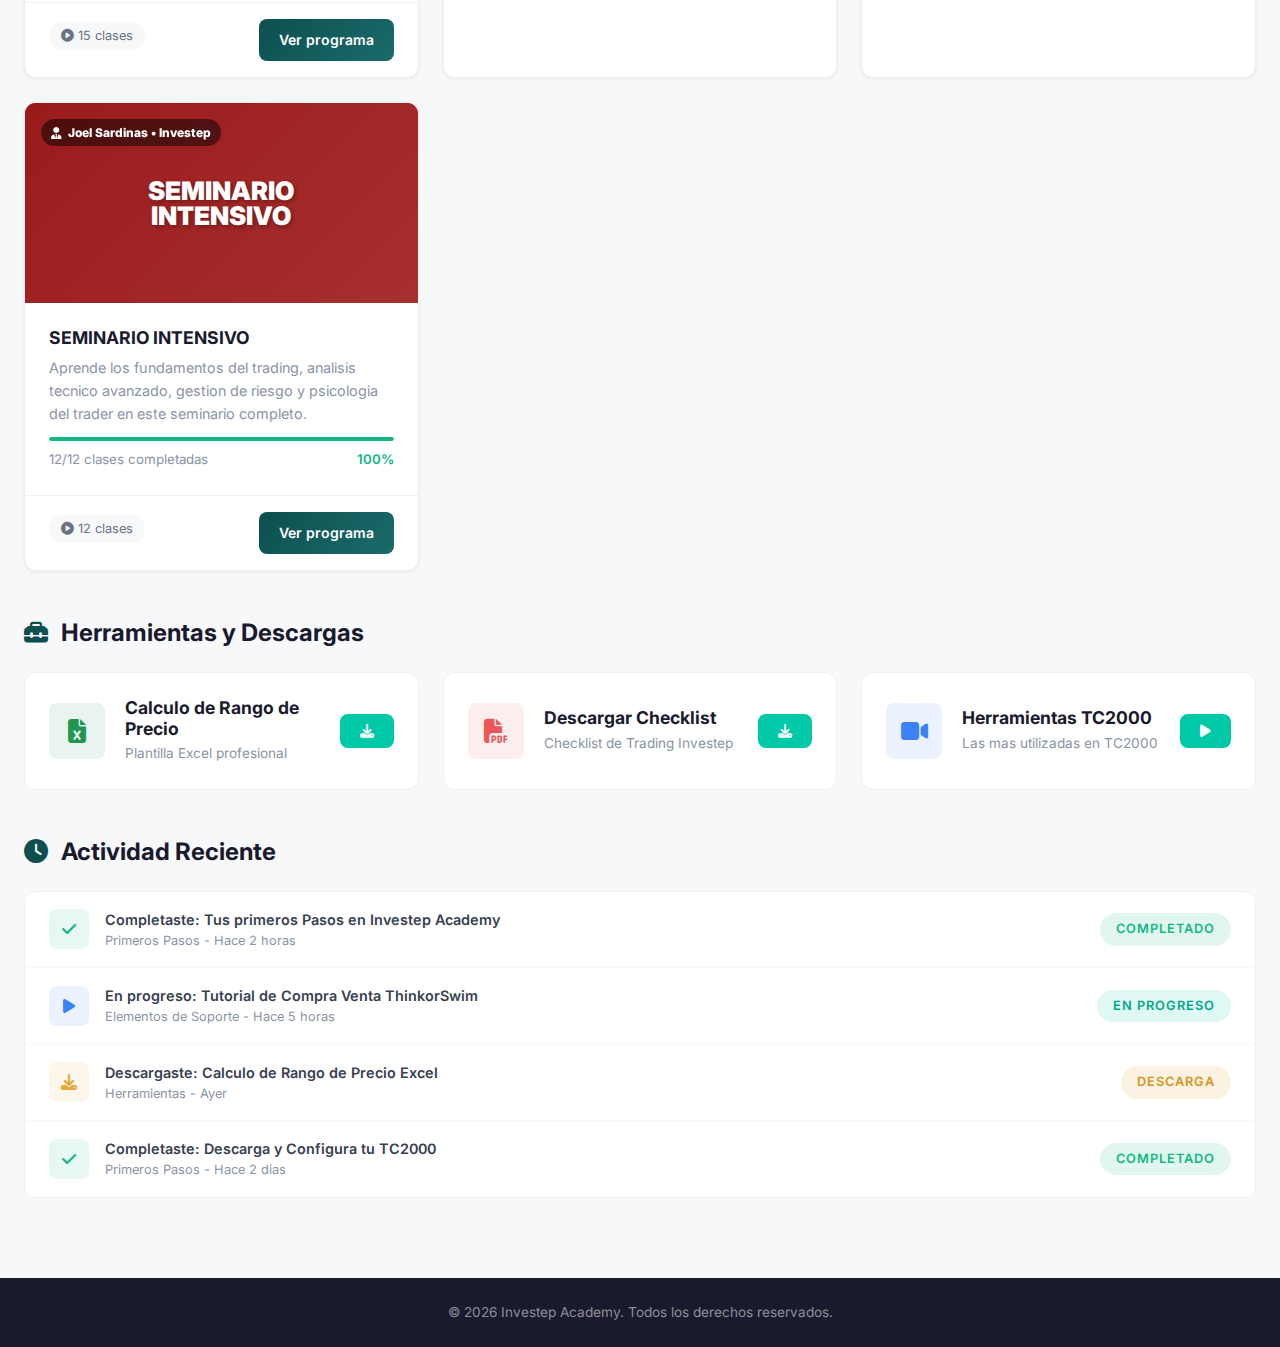
<file: dashboard.html>
<!DOCTYPE html>
<html lang="es">
<head>
  <meta charset="UTF-8">
  <meta name="viewport" content="width=device-width, initial-scale=1.0">
  <title>Mi Biblioteca - Investep Academy</title>
  <link rel="preconnect" href="https://fonts.googleapis.com">
  <link rel="preconnect" href="https://fonts.gstatic.com" crossorigin>
  <link href="https://fonts.googleapis.com/css2?family=Inter:wght@300;400;500;600;700;800;900&display=swap" rel="stylesheet">
  <link rel="stylesheet" href="https://cdnjs.cloudflare.com/ajax/libs/font-awesome/6.5.1/css/all.min.css">
  <link rel="stylesheet" href="css/styles.css">
</head>
<body style="background: var(--gray-100);">

  <!-- Dashboard Navbar -->
  <nav class="dash-navbar">
    <div class="container-lg">
      <div style="display:flex; align-items:center; gap:32px;">
        <a href="index.html" class="navbar-brand">
          <div class="logo-icon" style="width:36px;height:36px;font-size:1rem;">
            <i class="fas fa-chart-line"></i>
          </div>
          <div class="logo-text" style="font-size:1.2rem;">Invest<span>ep</span></div>
        </a>
        <div class="dash-nav-links">
          <a href="dashboard.html" class="active"><i class="fas fa-th-large"></i> Mis programas</a>
          <a href="calendar.html"><i class="fas fa-calendar-alt"></i> Calendario eventos</a>
          <a href="faq.html"><i class="fas fa-question-circle"></i> FAQ</a>
        </div>
      </div>
      <div class="dash-user">
        <div style="text-align:right;">
          <div style="font-size:0.85rem; font-weight:600;">Estudiante</div>
          <div style="font-size:0.75rem; opacity:0.7;">Plan Profesional</div>
        </div>
        <div class="dash-user-avatar">ES</div>
      </div>
    </div>
  </nav>

  <!-- Dashboard Header -->
  <div class="dash-header">
    <div class="container-lg">
      <div class="dash-header-content">
        <div style="display:flex; align-items:center; justify-content:space-between;">
          <div>
            <h2 class="dash-welcome">Hola, <span>Estudiante</span>!</h2>
            <p class="dash-welcome-sub">Continua tu ruta de aprendizaje. Tienes 3 programas en progreso.</p>
          </div>
          <div style="display:flex; gap:16px;">
            <div style="background:rgba(255,255,255,0.1); border-radius:12px; padding:16px 24px; text-align:center; backdrop-filter:blur(10px);">
              <div style="font-size:1.8rem; font-weight:800; color:var(--secondary);">7</div>
              <div style="font-size:0.8rem; color:rgba(255,255,255,0.7);">Programas</div>
            </div>
            <div style="background:rgba(255,255,255,0.1); border-radius:12px; padding:16px 24px; text-align:center; backdrop-filter:blur(10px);">
              <div style="font-size:1.8rem; font-weight:800; color:var(--secondary);">42%</div>
              <div style="font-size:0.8rem; color:rgba(255,255,255,0.7);">Completado</div>
            </div>
            <div style="background:rgba(255,255,255,0.1); border-radius:12px; padding:16px 24px; text-align:center; backdrop-filter:blur(10px);">
              <div style="font-size:1.8rem; font-weight:800; color:var(--secondary);">15</div>
              <div style="font-size:0.8rem; color:rgba(255,255,255,0.7);">Clases vistas</div>
            </div>
          </div>
        </div>
      </div>
    </div>
  </div>

  <!-- Main Content -->
  <main style="padding: 32px 0 80px;">
    <div class="container-lg">

      <!-- Calendar Banner -->
      <a href="calendar.html" class="calendar-banner">
        <div class="calendar-banner-icon">
          <i class="fas fa-calendar-alt"></i>
        </div>
        <div class="calendar-banner-text" style="flex:1;">
          <h4>Consulta el Calendario de Eventos</h4>
          <p>Haz clic para ver las proximas clases y eventos. No te pierdas ninguna sesion en vivo.</p>
        </div>
        <div class="btn btn-primary btn-sm">
          <i class="fas fa-external-link-alt"></i> Abrir calendario
        </div>
      </a>

      <!-- Programs Grid -->
      <h3 style="margin-bottom:24px; font-size:1.5rem;">
        <i class="fas fa-th-large" style="color:var(--primary); margin-right:8px;"></i> Mis programas
      </h3>

      <div class="grid-3" style="margin-bottom:48px;">
        <!-- Primeros Pasos -->
        <div class="card course-card">
          <div class="card-img-placeholder" style="background: linear-gradient(135deg, #0d4f4f, #00c9a7);">
            <span class="instructor-badge"><i class="fas fa-user-tie"></i> Joel Sardinas &bull; Investep</span>
            <div class="card-badge">
              <span class="badge badge-success" style="background:rgba(16,185,129,0.9); color:white;"><i class="fas fa-check"></i> Completo</span>
            </div>
            <div class="card-img-text">
              <div style="font-size:2.2rem; font-weight:900; line-height:1;">PRIMEROS</div>
              <div style="font-size:2.2rem; font-weight:900; line-height:1;">PASOS</div>
            </div>
          </div>
          <div class="card-body">
            <h4 class="card-title">PRIMEROS PASOS</h4>
            <div class="card-progress"><div class="card-progress-bar complete" style="width:100%;"></div></div>
            <div style="display:flex; justify-content:space-between; align-items:center; margin-top:8px;">
              <small class="text-gray">6/6 clases completadas</small>
              <small style="color:var(--success); font-weight:600;">100%</small>
            </div>
          </div>
          <div class="card-footer">
            <div style="display:flex; gap:8px;">
              <span class="tag"><i class="fas fa-play-circle"></i> 6 clases</span>
            </div>
            <a href="course.html" class="btn btn-sm btn-primary">Ver programa</a>
          </div>
        </div>

        <!-- Preguntas Frecuentes -->
        <div class="card course-card">
          <div class="card-img-placeholder" style="background: linear-gradient(135deg, #00bcd4, #00e5ff);">
            <span class="instructor-badge"><i class="fas fa-user-tie"></i> Investep</span>
            <div class="card-img-text">
              <div style="font-size:4rem; font-weight:900; line-height:1;">?</div>
              <div style="font-size:1.6rem; font-weight:900; line-height:1; margin-top:8px;">PREGUNTAS</div>
              <div style="font-size:1.6rem; font-weight:900; line-height:1;">FRECUENTES</div>
            </div>
          </div>
          <div class="card-body">
            <h4 class="card-title">PREGUNTAS FRECUENTES</h4>
            <div class="card-progress"><div class="card-progress-bar in-progress" style="width:45%;"></div></div>
            <div style="display:flex; justify-content:space-between; align-items:center; margin-top:8px;">
              <small class="text-gray">5/11 clases completadas</small>
              <small style="color:var(--info); font-weight:600;">45%</small>
            </div>
          </div>
          <div class="card-footer">
            <div style="display:flex; gap:8px;">
              <span class="tag"><i class="fas fa-play-circle"></i> 11 clases</span>
            </div>
            <a href="faq.html" class="btn btn-sm btn-primary">Ver programa</a>
          </div>
        </div>

        <!-- Elementos de Soporte -->
        <div class="card course-card">
          <div class="card-img-placeholder" style="background: linear-gradient(135deg, #e8a838, #f5c563);">
            <span class="instructor-badge"><i class="fas fa-user-tie"></i> Joel Sardinas &bull; Investep</span>
            <div class="card-img-text">
              <div style="font-size:1.8rem; font-weight:900; line-height:1;">ELEMENTOS</div>
              <div style="font-size:1.8rem; font-weight:900; line-height:1;">DE SOPORTE</div>
            </div>
          </div>
          <div class="card-body">
            <h4 class="card-title">ELEMENTOS DE SOPORTE</h4>
            <p class="card-text" style="margin-bottom:12px;">Bienvenido al Paso 5 de tu RUTA INVESTEP / Al haber finalizado tu Seminario Intensivo, en este modulo podras encontrar material de apoyo como: Tutoriales de compra-venta, tutoriales de refuerzo, calculo de rango optimo de precio, como restablecer saldo, entre otros.</p>
            <div class="card-progress"><div class="card-progress-bar in-progress" style="width:70%;"></div></div>
            <div style="display:flex; justify-content:space-between; align-items:center; margin-top:8px;">
              <small class="text-gray">7/10 clases completadas</small>
              <small style="color:var(--info); font-weight:600;">70%</small>
            </div>
          </div>
          <div class="card-footer">
            <div style="display:flex; gap:8px;">
              <span class="tag"><i class="fas fa-play-circle"></i> 10 clases</span>
              <span class="tag"><i class="fas fa-download"></i> 3 descargas</span>
            </div>
            <a href="course.html" class="btn btn-sm btn-primary">Ver programa</a>
          </div>
        </div>

        <!-- El Mercado -->
        <div class="card course-card">
          <div class="card-img-placeholder" style="background: linear-gradient(135deg, #1a1a2e, #2d4f4f);">
            <span class="instructor-badge"><i class="fas fa-user-tie"></i> Joel Sardinas &bull; Investep</span>
            <div class="card-img-text">
              <div style="font-size:2.5rem; font-weight:900; line-height:1;">EL</div>
              <div style="font-size:2.5rem; font-weight:900; line-height:1;">MERCADO</div>
            </div>
          </div>
          <div class="card-body">
            <h4 class="card-title">El mercado</h4>
            <p class="card-text" style="margin-bottom:12px;">Bienvenido al Paso 9 de tu RUTA INVESTEP / Durante este curso, exploraremos una amplia gama de temas cruciales para tu comprension de los mercados financieros. Entenderas como calcular el rango de precios, analizar el mercado desde una perspectiva fundamental, examinar la estructura del mercado,...</p>
            <div class="card-progress"><div class="card-progress-bar in-progress" style="width:20%;"></div></div>
            <div style="display:flex; justify-content:space-between; align-items:center; margin-top:8px;">
              <small class="text-gray">3/15 clases completadas</small>
              <small style="color:var(--info); font-weight:600;">20%</small>
            </div>
          </div>
          <div class="card-footer">
            <div style="display:flex; gap:8px;">
              <span class="tag"><i class="fas fa-play-circle"></i> 15 clases</span>
            </div>
            <a href="course.html" class="btn btn-sm btn-primary">Ver programa</a>
          </div>
        </div>

        <!-- Investips & Investnews -->
        <div class="card course-card">
          <div class="card-img-placeholder" style="background: linear-gradient(135deg, #0d4f4f, #1a6b6b); position:relative;">
            <span class="instructor-badge"><i class="fas fa-user-tie"></i> Joel Sardinas &bull; Investep</span>
            <div class="card-img-text">
              <div style="font-size:1.6rem; font-weight:900; line-height:1;">INVESTIPS</div>
              <div style="font-size:1.6rem; font-weight:900; color:var(--secondary); line-height:1; margin:4px 0;">&amp;</div>
              <div style="font-size:1.6rem; font-weight:900; line-height:1;">INVESTNEWS</div>
            </div>
          </div>
          <div class="card-body">
            <h4 class="card-title">INVESTIPS & INVESTNEWS</h4>
            <p class="card-text" style="margin-bottom:12px;">Mantente actualizado con las ultimas noticias del mercado, tips de trading y analisis semanal del equipo de Investep.</p>
            <div class="card-progress"><div class="card-progress-bar in-progress" style="width:30%;"></div></div>
            <div style="display:flex; justify-content:space-between; align-items:center; margin-top:8px;">
              <small class="text-gray">4/13 clases completadas</small>
              <small style="color:var(--info); font-weight:600;">30%</small>
            </div>
          </div>
          <div class="card-footer">
            <div style="display:flex; gap:8px;">
              <span class="tag"><i class="fas fa-play-circle"></i> 13 clases</span>
            </div>
            <a href="course.html" class="btn btn-sm btn-primary">Ver programa</a>
          </div>
        </div>

        <!-- Sabados Analiticos -->
        <div class="card course-card">
          <div class="card-img-placeholder" style="background: linear-gradient(135deg, #6b21a8, #9333ea);">
            <span class="instructor-badge"><i class="fas fa-user-tie"></i> Joel Sardinas</span>
            <div class="card-img-text">
              <div style="font-size:1.8rem; font-weight:900; line-height:1;">SABADOS</div>
              <div style="font-size:1.8rem; font-weight:900; line-height:1;">ANALITICOS</div>
            </div>
          </div>
          <div class="card-body">
            <h4 class="card-title">SABADOS ANALITICOS</h4>
            <p class="card-text" style="margin-bottom:12px;">En este modulo podras encontrar el link de acceso para los "Sabados Analiticos" - Analisis semanal del mercado cada sabado.</p>
            <div class="card-progress"><div class="card-progress-bar not-started" style="width:0%;"></div></div>
            <div style="display:flex; justify-content:space-between; align-items:center; margin-top:8px;">
              <small class="text-gray">0/8 clases completadas</small>
              <small style="color:var(--gray-400); font-weight:600;">0%</small>
            </div>
          </div>
          <div class="card-footer">
            <div style="display:flex; gap:8px;">
              <span class="tag"><i class="fas fa-play-circle"></i> 8 clases</span>
            </div>
            <a href="course.html" class="btn btn-sm btn-primary">Ver programa</a>
          </div>
        </div>

        <!-- Seminario Intensivo -->
        <div class="card course-card">
          <div class="card-img-placeholder" style="background: linear-gradient(135deg, #dc2626, #ef4444);">
            <span class="instructor-badge"><i class="fas fa-user-tie"></i> Joel Sardinas &bull; Investep</span>
            <div class="card-img-text">
              <div style="font-size:1.6rem; font-weight:900; line-height:1;">SEMINARIO</div>
              <div style="font-size:1.6rem; font-weight:900; line-height:1;">INTENSIVO</div>
            </div>
          </div>
          <div class="card-body">
            <h4 class="card-title">SEMINARIO INTENSIVO</h4>
            <p class="card-text" style="margin-bottom:12px;">Aprende los fundamentos del trading, analisis tecnico avanzado, gestion de riesgo y psicologia del trader en este seminario completo.</p>
            <div class="card-progress"><div class="card-progress-bar complete" style="width:100%;"></div></div>
            <div style="display:flex; justify-content:space-between; align-items:center; margin-top:8px;">
              <small class="text-gray">12/12 clases completadas</small>
              <small style="color:var(--success); font-weight:600;">100%</small>
            </div>
          </div>
          <div class="card-footer">
            <div style="display:flex; gap:8px;">
              <span class="tag"><i class="fas fa-play-circle"></i> 12 clases</span>
            </div>
            <a href="course.html" class="btn btn-sm btn-primary">Ver programa</a>
          </div>
        </div>
      </div>

      <!-- Quick Access Tools -->
      <h3 style="margin-bottom:24px; font-size:1.5rem;">
        <i class="fas fa-toolbox" style="color:var(--primary); margin-right:8px;"></i> Herramientas y Descargas
      </h3>

      <div class="grid-3" style="margin-bottom:48px;">
        <div class="tool-card">
          <div class="tool-icon excel"><i class="fas fa-file-excel"></i></div>
          <div class="tool-info" style="flex:1;">
            <h5>Calculo de Rango de Precio</h5>
            <p>Plantilla Excel profesional</p>
          </div>
          <a href="#" class="btn btn-sm btn-accent"><i class="fas fa-download"></i></a>
        </div>
        <div class="tool-card">
          <div class="tool-icon pdf"><i class="fas fa-file-pdf"></i></div>
          <div class="tool-info" style="flex:1;">
            <h5>Descargar Checklist</h5>
            <p>Checklist de Trading Investep</p>
          </div>
          <a href="#" class="btn btn-sm btn-accent"><i class="fas fa-download"></i></a>
        </div>
        <div class="tool-card">
          <div class="tool-icon video"><i class="fas fa-video"></i></div>
          <div class="tool-info" style="flex:1;">
            <h5>Herramientas TC2000</h5>
            <p>Las mas utilizadas en TC2000</p>
          </div>
          <a href="#" class="btn btn-sm btn-accent"><i class="fas fa-play"></i></a>
        </div>
      </div>

      <!-- Recent Activity -->
      <h3 style="margin-bottom:24px; font-size:1.5rem;">
        <i class="fas fa-clock" style="color:var(--primary); margin-right:8px;"></i> Actividad Reciente
      </h3>
      
      <div style="background:var(--white); border-radius:var(--radius-md); border:1px solid var(--gray-200); overflow:hidden;">
        <div style="padding:16px 24px; display:flex; align-items:center; gap:16px; border-bottom:1px solid var(--gray-100);">
          <div style="width:40px;height:40px;border-radius:8px;background:rgba(16,185,129,0.1);display:flex;align-items:center;justify-content:center;color:var(--success);">
            <i class="fas fa-check"></i>
          </div>
          <div style="flex:1;">
            <div style="font-weight:600; font-size:0.9rem;">Completaste: Tus primeros Pasos en Investep Academy</div>
            <div style="font-size:0.8rem; color:var(--gray-500);">Primeros Pasos - Hace 2 horas</div>
          </div>
          <span class="badge badge-success">Completado</span>
        </div>
        <div style="padding:16px 24px; display:flex; align-items:center; gap:16px; border-bottom:1px solid var(--gray-100);">
          <div style="width:40px;height:40px;border-radius:8px;background:rgba(59,130,246,0.1);display:flex;align-items:center;justify-content:center;color:var(--info);">
            <i class="fas fa-play"></i>
          </div>
          <div style="flex:1;">
            <div style="font-weight:600; font-size:0.9rem;">En progreso: Tutorial de Compra Venta ThinkorSwim</div>
            <div style="font-size:0.8rem; color:var(--gray-500);">Elementos de Soporte - Hace 5 horas</div>
          </div>
          <span class="badge badge-accent">En progreso</span>
        </div>
        <div style="padding:16px 24px; display:flex; align-items:center; gap:16px; border-bottom:1px solid var(--gray-100);">
          <div style="width:40px;height:40px;border-radius:8px;background:rgba(232,168,56,0.1);display:flex;align-items:center;justify-content:center;color:var(--secondary);">
            <i class="fas fa-download"></i>
          </div>
          <div style="flex:1;">
            <div style="font-weight:600; font-size:0.9rem;">Descargaste: Calculo de Rango de Precio Excel</div>
            <div style="font-size:0.8rem; color:var(--gray-500);">Herramientas - Ayer</div>
          </div>
          <span class="badge badge-secondary">Descarga</span>
        </div>
        <div style="padding:16px 24px; display:flex; align-items:center; gap:16px;">
          <div style="width:40px;height:40px;border-radius:8px;background:rgba(16,185,129,0.1);display:flex;align-items:center;justify-content:center;color:var(--success);">
            <i class="fas fa-check"></i>
          </div>
          <div style="flex:1;">
            <div style="font-weight:600; font-size:0.9rem;">Completaste: Descarga y Configura tu TC2000</div>
            <div style="font-size:0.8rem; color:var(--gray-500);">Primeros Pasos - Hace 2 dias</div>
          </div>
          <span class="badge badge-success">Completado</span>
        </div>
      </div>

    </div>
  </main>

  <!-- Footer Mini -->
  <footer style="background: var(--dark); padding: 24px 0; text-align: center;">
    <div class="container">
      <p style="color: rgba(255,255,255,0.5); font-size: 0.85rem;">&copy; 2026 Investep Academy. Todos los derechos reservados.</p>
    </div>
  </footer>

</body>
</html>
</file>
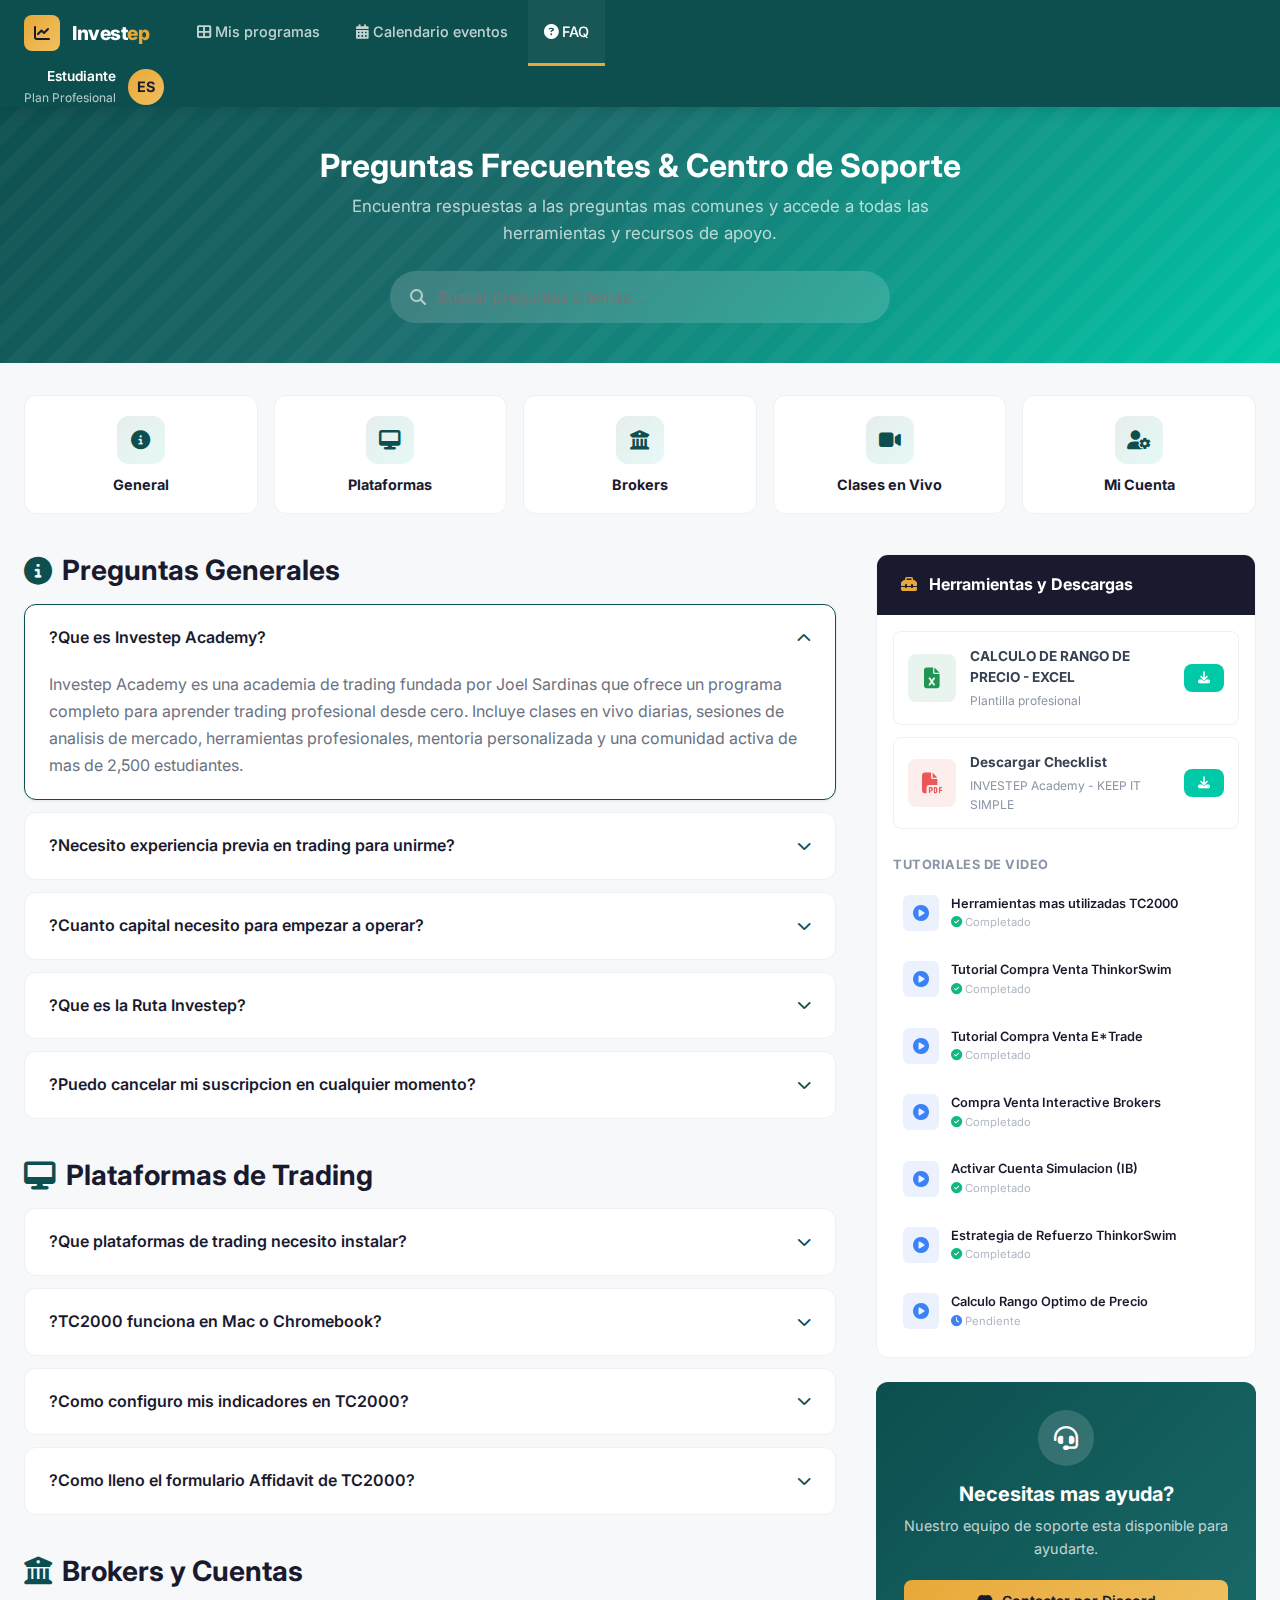
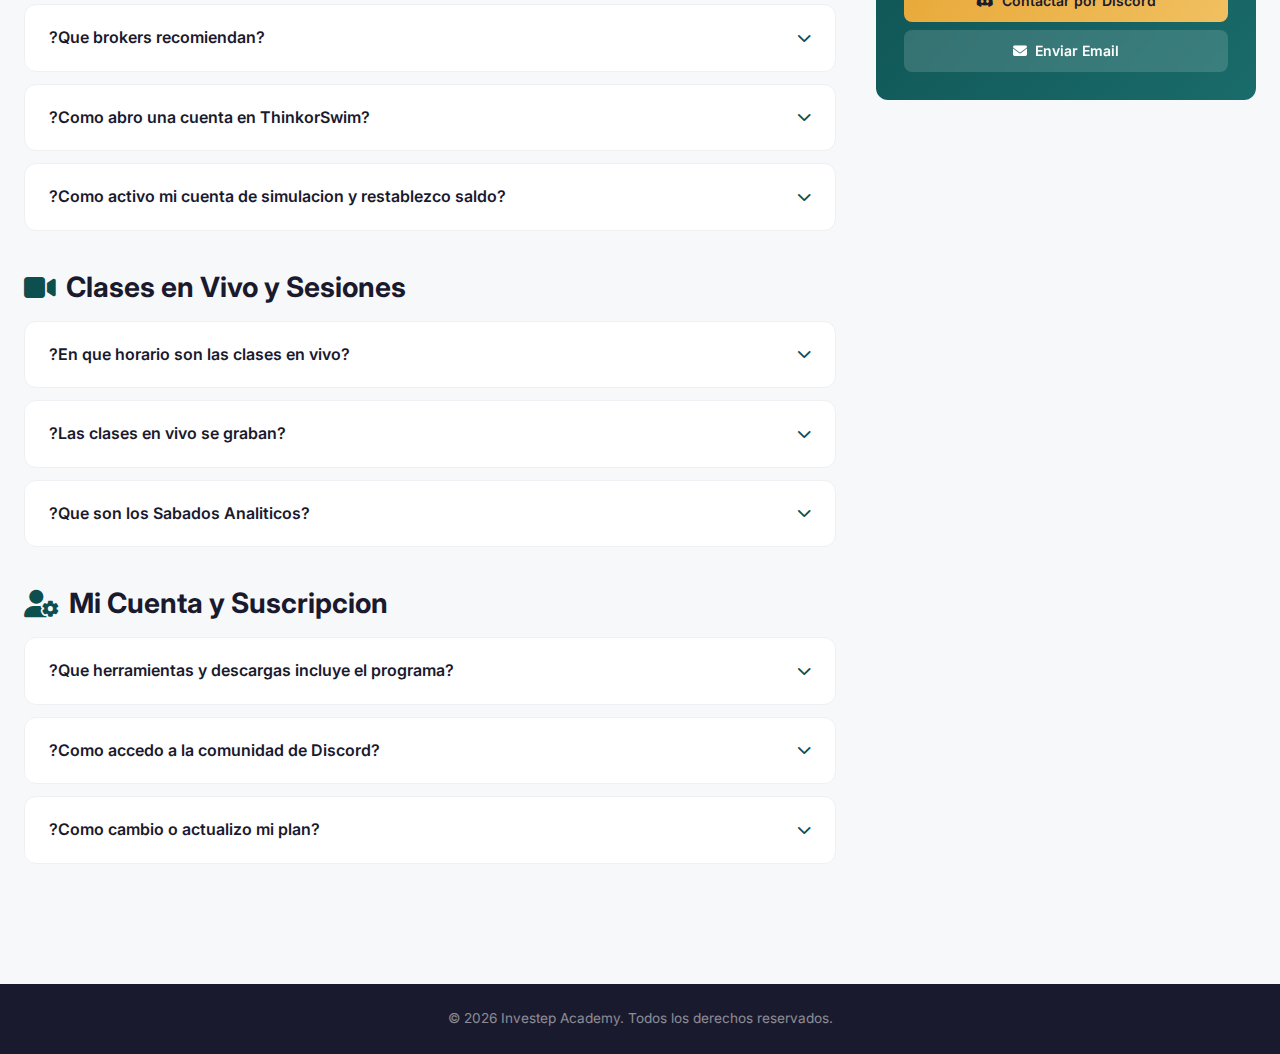
<file: faq.html>
<!DOCTYPE html>
<html lang="es">
<head>
  <meta charset="UTF-8">
  <meta name="viewport" content="width=device-width, initial-scale=1.0">
  <title>Preguntas Frecuentes & Soporte - Investep Academy</title>
  <link rel="preconnect" href="https://fonts.googleapis.com">
  <link rel="preconnect" href="https://fonts.gstatic.com" crossorigin>
  <link href="https://fonts.googleapis.com/css2?family=Inter:wght@300;400;500;600;700;800;900&display=swap" rel="stylesheet">
  <link rel="stylesheet" href="https://cdnjs.cloudflare.com/ajax/libs/font-awesome/6.5.1/css/all.min.css">
  <link rel="stylesheet" href="css/styles.css">
</head>
<body style="background: var(--gray-100);">

  <!-- Dashboard Navbar -->
  <nav class="dash-navbar">
    <div class="container-lg">
      <div style="display:flex; align-items:center; gap:32px;">
        <a href="index.html" class="navbar-brand">
          <div class="logo-icon" style="width:36px;height:36px;font-size:1rem;">
            <i class="fas fa-chart-line"></i>
          </div>
          <div class="logo-text" style="font-size:1.2rem;">Invest<span>ep</span></div>
        </a>
        <div class="dash-nav-links">
          <a href="dashboard.html"><i class="fas fa-th-large"></i> Mis programas</a>
          <a href="calendar.html"><i class="fas fa-calendar-alt"></i> Calendario eventos</a>
          <a href="faq.html" class="active"><i class="fas fa-question-circle"></i> FAQ</a>
        </div>
      </div>
      <div class="dash-user">
        <div style="text-align:right;">
          <div style="font-size:0.85rem; font-weight:600;">Estudiante</div>
          <div style="font-size:0.75rem; opacity:0.7;">Plan Profesional</div>
        </div>
        <div class="dash-user-avatar">ES</div>
      </div>
    </div>
  </nav>

  <!-- FAQ Header -->
  <div class="dash-header" style="padding:40px 0;">
    <div class="container-lg">
      <div class="dash-header-content text-center">
        <h2 style="color:var(--white); font-size:2rem; margin-bottom:8px;">Preguntas Frecuentes & Centro de Soporte</h2>
        <p style="color:rgba(255,255,255,0.7); font-size:1.05rem; max-width:600px; margin:0 auto 24px;">
          Encuentra respuestas a las preguntas mas comunes y accede a todas las herramientas y recursos de apoyo.
        </p>
        <!-- Search -->
        <div style="max-width:500px; margin:0 auto; position:relative;">
          <input type="text" placeholder="Buscar preguntas o temas..." style="width:100%; padding:16px 20px 16px 48px; border:none; border-radius:50px; font-size:1rem; font-family:inherit; background:rgba(255,255,255,0.15); color:white; backdrop-filter:blur(10px);" onfocus="this.style.background='rgba(255,255,255,0.25)'" onblur="this.style.background='rgba(255,255,255,0.15)'">
          <i class="fas fa-search" style="position:absolute; left:20px; top:50%; transform:translateY(-50%); color:rgba(255,255,255,0.6);"></i>
        </div>
      </div>
    </div>
  </div>

  <!-- FAQ Content -->
  <main style="padding:32px 0 80px;">
    <div class="container-lg">

      <!-- Quick Categories -->
      <div style="display:grid; grid-template-columns:repeat(5, 1fr); gap:16px; margin-bottom:40px;">
        <div class="feature-card" style="padding:20px; cursor:pointer;" onclick="scrollToSection('general')">
          <div class="feature-icon" style="width:48px; height:48px; font-size:1.2rem; margin-bottom:12px;">
            <i class="fas fa-info-circle"></i>
          </div>
          <h5 style="font-size:0.9rem;">General</h5>
        </div>
        <div class="feature-card" style="padding:20px; cursor:pointer;" onclick="scrollToSection('plataformas')">
          <div class="feature-icon" style="width:48px; height:48px; font-size:1.2rem; margin-bottom:12px;">
            <i class="fas fa-desktop"></i>
          </div>
          <h5 style="font-size:0.9rem;">Plataformas</h5>
        </div>
        <div class="feature-card" style="padding:20px; cursor:pointer;" onclick="scrollToSection('brokers')">
          <div class="feature-icon" style="width:48px; height:48px; font-size:1.2rem; margin-bottom:12px;">
            <i class="fas fa-university"></i>
          </div>
          <h5 style="font-size:0.9rem;">Brokers</h5>
        </div>
        <div class="feature-card" style="padding:20px; cursor:pointer;" onclick="scrollToSection('clases')">
          <div class="feature-icon" style="width:48px; height:48px; font-size:1.2rem; margin-bottom:12px;">
            <i class="fas fa-video"></i>
          </div>
          <h5 style="font-size:0.9rem;">Clases en Vivo</h5>
        </div>
        <div class="feature-card" style="padding:20px; cursor:pointer;" onclick="scrollToSection('cuenta')">
          <div class="feature-icon" style="width:48px; height:48px; font-size:1.2rem; margin-bottom:12px;">
            <i class="fas fa-user-cog"></i>
          </div>
          <h5 style="font-size:0.9rem;">Mi Cuenta</h5>
        </div>
      </div>

      <div style="display:grid; grid-template-columns: 1fr 380px; gap:40px;">
        
        <!-- FAQ List -->
        <div>
          <!-- General -->
          <div id="general" style="margin-bottom:40px;">
            <h3 style="margin-bottom:16px; display:flex; align-items:center; gap:10px;">
              <i class="fas fa-info-circle" style="color:var(--primary);"></i> Preguntas Generales
            </h3>

            <div class="faq-item active">
              <div class="faq-question" onclick="toggleFaq(this)">
                <span>?Que es Investep Academy?</span>
                <i class="fas fa-chevron-down"></i>
              </div>
              <div class="faq-answer">
                <div class="faq-answer-content">
                  Investep Academy es una academia de trading fundada por Joel Sardinas que ofrece un programa completo para aprender trading profesional desde cero. Incluye clases en vivo diarias, sesiones de analisis de mercado, herramientas profesionales, mentoria personalizada y una comunidad activa de mas de 2,500 estudiantes.
                </div>
              </div>
            </div>

            <div class="faq-item">
              <div class="faq-question" onclick="toggleFaq(this)">
                <span>?Necesito experiencia previa en trading para unirme?</span>
                <i class="fas fa-chevron-down"></i>
              </div>
              <div class="faq-answer">
                <div class="faq-answer-content">
                  No, absolutamente no. Nuestro programa esta disenado especificamente para principiantes absolutos. La Ruta Investep te guia paso a paso desde la configuracion basica de plataformas hasta convertirte en un trader profesional y consistente. El modulo "Primeros Pasos" te lleva de la mano desde el dia uno.
                </div>
              </div>
            </div>

            <div class="faq-item">
              <div class="faq-question" onclick="toggleFaq(this)">
                <span>?Cuanto capital necesito para empezar a operar?</span>
                <i class="fas fa-chevron-down"></i>
              </div>
              <div class="faq-answer">
                <div class="faq-answer-content">
                  Recomendamos iniciar con una cuenta de simulacion (paper trading) mientras aprendes los fundamentos. No necesitas invertir dinero real hasta que te sientas seguro y confiado con tu estrategia. Cuando estes listo, puedes empezar con tan solo $500-$1,000 dependiendo del broker que elijas. En las clases te ensenamos a gestionar tu capital de forma responsable.
                </div>
              </div>
            </div>

            <div class="faq-item">
              <div class="faq-question" onclick="toggleFaq(this)">
                <span>?Que es la Ruta Investep?</span>
                <i class="fas fa-chevron-down"></i>
              </div>
              <div class="faq-answer">
                <div class="faq-answer-content">
                  La Ruta Investep es nuestro sistema de aprendizaje estructurado en 9 pasos que te lleva desde principiante hasta trader profesional. Incluye: 1) Primeros Pasos, 2) Descarga y Configuracion, 3) Seminario Intensivo, 4) Sesiones de Pre-Mercado, 5) Elementos de Soporte, 6) Sesion Europa, 7) Sesion Post-Intensivo, 8) Sabados Analiticos, y 9) El Mercado (curso avanzado completo).
                </div>
              </div>
            </div>

            <div class="faq-item">
              <div class="faq-question" onclick="toggleFaq(this)">
                <span>?Puedo cancelar mi suscripcion en cualquier momento?</span>
                <i class="fas fa-chevron-down"></i>
              </div>
              <div class="faq-answer">
                <div class="faq-answer-content">
                  Si, puedes cancelar tu suscripcion en cualquier momento sin penalizaciones ni preguntas. Tu acceso continuara activo hasta el final del periodo de facturacion actual. Tambien ofrecemos una garantia de satisfaccion de 7 dias donde puedes solicitar un reembolso completo si no estas satisfecho.
                </div>
              </div>
            </div>
          </div>

          <!-- Plataformas -->
          <div id="plataformas" style="margin-bottom:40px;">
            <h3 style="margin-bottom:16px; display:flex; align-items:center; gap:10px;">
              <i class="fas fa-desktop" style="color:var(--primary);"></i> Plataformas de Trading
            </h3>

            <div class="faq-item">
              <div class="faq-question" onclick="toggleFaq(this)">
                <span>?Que plataformas de trading necesito instalar?</span>
                <i class="fas fa-chevron-down"></i>
              </div>
              <div class="faq-answer">
                <div class="faq-answer-content">
                  Utilizamos principalmente dos plataformas: <strong>TC2000</strong> para analisis tecnico y escaneo de acciones, y <strong>ThinkorSwim (Charles Schwab)</strong> como broker para ejecutar operaciones de compra-venta. Ambas tienen versiones gratuitas disponibles. En el modulo de Primeros Pasos te ensenamos a configurarlas paso a paso con tutoriales en video detallados.
                </div>
              </div>
            </div>

            <div class="faq-item">
              <div class="faq-question" onclick="toggleFaq(this)">
                <span>?TC2000 funciona en Mac o Chromebook?</span>
                <i class="fas fa-chevron-down"></i>
              </div>
              <div class="faq-answer">
                <div class="faq-answer-content">
                  Si! TC2000 tiene una version web que funciona en cualquier navegador, incluyendo Mac, Chromebook, y otros dispositivos. Tenemos un tutorial especifico para la version web de TC2000 en el modulo de Primeros Pasos. La version de escritorio esta disponible para Windows, pero la web es igualmente completa.
                </div>
              </div>
            </div>

            <div class="faq-item">
              <div class="faq-question" onclick="toggleFaq(this)">
                <span>?Como configuro mis indicadores en TC2000?</span>
                <i class="fas fa-chevron-down"></i>
              </div>
              <div class="faq-answer">
                <div class="faq-answer-content">
                  En el modulo de "Elementos de Soporte" encontraras tutoriales completos sobre las herramientas mas utilizadas en TC2000. Tambien tenemos sesiones semanales de TC2000 (miercoles a las 11:30 AM) donde practicamos configuraciones en vivo y resolvemos dudas en tiempo real.
                </div>
              </div>
            </div>

            <div class="faq-item">
              <div class="faq-question" onclick="toggleFaq(this)">
                <span>?Como lleno el formulario Affidavit de TC2000?</span>
                <i class="fas fa-chevron-down"></i>
              </div>
              <div class="faq-answer">
                <div class="faq-answer-content">
                  Tenemos un tutorial en video paso a paso llamado "Como llenar Formulario (Affidavit) TC2000" dentro del modulo de Primeros Pasos. El Affidavit es un formulario que TC2000 requiere para verificar tu identidad. El tutorial te muestra exactamente que datos ingresar en cada campo.
                </div>
              </div>
            </div>
          </div>

          <!-- Brokers -->
          <div id="brokers" style="margin-bottom:40px;">
            <h3 style="margin-bottom:16px; display:flex; align-items:center; gap:10px;">
              <i class="fas fa-university" style="color:var(--primary);"></i> Brokers y Cuentas
            </h3>

            <div class="faq-item">
              <div class="faq-question" onclick="toggleFaq(this)">
                <span>?Que brokers recomiendan?</span>
                <i class="fas fa-chevron-down"></i>
              </div>
              <div class="faq-answer">
                <div class="faq-answer-content">
                  Principalmente trabajamos con tres brokers:<br><br>
                  <strong>1. Charles Schwab (ThinkorSwim)</strong> - Nuestro broker principal. Excelente plataforma con cuentas de simulacion gratuitas.<br>
                  <strong>2. E*Trade</strong> - Buena alternativa con interfaz amigable.<br>
                  <strong>3. Interactive Brokers</strong> - Para traders mas avanzados que buscan comisiones bajas.<br><br>
                  En el modulo de Primeros Pasos tenemos tutoriales detallados de compra-venta para cada uno de estos brokers.
                </div>
              </div>
            </div>

            <div class="faq-item">
              <div class="faq-question" onclick="toggleFaq(this)">
                <span>?Como abro una cuenta en ThinkorSwim?</span>
                <i class="fas fa-chevron-down"></i>
              </div>
              <div class="faq-answer">
                <div class="faq-answer-content">
                  En el modulo de Primeros Pasos, seccion "BROKERS CHARLES SCHWAB (THINKORSWIM)", encontraras el video "INDICACIONES PARA LA APERTURA DE CUENTAS" donde te guiamos paso a paso por todo el proceso. Incluye como llenar los formularios, que documentos necesitas, y como activar tu cuenta de simulacion para practicar sin riesgo.
                </div>
              </div>
            </div>

            <div class="faq-item">
              <div class="faq-question" onclick="toggleFaq(this)">
                <span>?Como activo mi cuenta de simulacion y restablezco saldo?</span>
                <i class="fas fa-chevron-down"></i>
              </div>
              <div class="faq-answer">
                <div class="faq-answer-content">
                  En el modulo de "Elementos de Soporte" tenemos un tutorial especifico llamado "COMO ACTIVAR TU CUENTA DE SIMULACION Y RESTABLECER SALDO (INTERACTIVE BROKERS)". Ahi te explicamos paso a paso como activar el paper trading y como restaurar tu saldo virtual cuando lo necesites.
                </div>
              </div>
            </div>
          </div>

          <!-- Clases -->
          <div id="clases" style="margin-bottom:40px;">
            <h3 style="margin-bottom:16px; display:flex; align-items:center; gap:10px;">
              <i class="fas fa-video" style="color:var(--primary);"></i> Clases en Vivo y Sesiones
            </h3>

            <div class="faq-item">
              <div class="faq-question" onclick="toggleFaq(this)">
                <span>?En que horario son las clases en vivo?</span>
                <i class="fas fa-chevron-down"></i>
              </div>
              <div class="faq-answer">
                <div class="faq-answer-content">
                  Nuestro horario semanal es:<br><br>
                  <strong>Lunes a Viernes:</strong><br>
                  - 8:00 AM - Clase con tu Mentor<br>
                  - 11:30 AM - Sesion de Pre-Mercado<br><br>
                  <strong>Martes y Miercoles:</strong><br>
                  - 1:00 PM - EUROPA | Sesion Europea<br>
                  - 7:00 PM - Sesion Post-Intensivo<br><br>
                  <strong>Miercoles:</strong><br>
                  - 11:30 AM - Sesion de TC2000<br><br>
                  <strong>Sabado:</strong><br>
                  - 8:00 AM - Sabados Analiticos<br><br>
                  Todos los horarios son hora del Este (ET). Consulta el <a href="calendar.html" style="color:var(--primary); font-weight:600;">Calendario de Eventos</a> para mas detalles.
                </div>
              </div>
            </div>

            <div class="faq-item">
              <div class="faq-question" onclick="toggleFaq(this)">
                <span>?Las clases en vivo se graban?</span>
                <i class="fas fa-chevron-down"></i>
              </div>
              <div class="faq-answer">
                <div class="faq-answer-content">
                  Si! Todas las clases en vivo se graban y quedan disponibles en tu biblioteca de programas para que las revises cuando quieras, cuantas veces necesites. Las grabaciones se suben generalmente dentro de las 24 horas posteriores a la clase en vivo.
                </div>
              </div>
            </div>

            <div class="faq-item">
              <div class="faq-question" onclick="toggleFaq(this)">
                <span>?Que son los Sabados Analiticos?</span>
                <i class="fas fa-chevron-down"></i>
              </div>
              <div class="faq-answer">
                <div class="faq-answer-content">
                  Los Sabados Analiticos son sesiones especiales que se realizan todos los sabados a las 8:00 AM. En estas sesiones hacemos un analisis completo de la semana que paso, revisamos los trades ejecutados, analizamos patrones del mercado, y planificamos la estrategia para la proxima semana. Es una de las sesiones mas valiosas del programa.
                </div>
              </div>
            </div>
          </div>

          <!-- Cuenta -->
          <div id="cuenta" style="margin-bottom:40px;">
            <h3 style="margin-bottom:16px; display:flex; align-items:center; gap:10px;">
              <i class="fas fa-user-cog" style="color:var(--primary);"></i> Mi Cuenta y Suscripcion
            </h3>

            <div class="faq-item">
              <div class="faq-question" onclick="toggleFaq(this)">
                <span>?Que herramientas y descargas incluye el programa?</span>
                <i class="fas fa-chevron-down"></i>
              </div>
              <div class="faq-answer">
                <div class="faq-answer-content">
                  El programa incluye multiples herramientas profesionales:<br><br>
                  - <strong>Calculadora de Rango de Precio (Excel)</strong> - Plantilla profesional para calcular rangos optimos<br>
                  - <strong>Checklist de Trading</strong> - Lista de verificacion para mantener la disciplina<br>
                  - <strong>Tutoriales de compra-venta</strong> - Para ThinkorSwim, E*Trade e Interactive Brokers<br>
                  - <strong>Estrategias de refuerzo</strong> - Material complementario avanzado<br>
                  - <strong>Indicadores personalizados</strong> - Para TC2000<br>
                  - <strong>Material actualizado constantemente</strong> - Nuevos recursos cada semana
                </div>
              </div>
            </div>

            <div class="faq-item">
              <div class="faq-question" onclick="toggleFaq(this)">
                <span>?Como accedo a la comunidad de Discord?</span>
                <i class="fas fa-chevron-down"></i>
              </div>
              <div class="faq-answer">
                <div class="faq-answer-content">
                  Al inscribirte en cualquier plan, recibiras automaticamente una invitacion a nuestro servidor de Discord donde interactuas con otros estudiantes, compartes analisis, recibes notificaciones de clases en vivo y tienes acceso directo al equipo de soporte. El link de invitacion esta disponible en el modulo de Primeros Pasos.
                </div>
              </div>
            </div>

            <div class="faq-item">
              <div class="faq-question" onclick="toggleFaq(this)">
                <span>?Como cambio o actualizo mi plan?</span>
                <i class="fas fa-chevron-down"></i>
              </div>
              <div class="faq-answer">
                <div class="faq-answer-content">
                  Puedes cambiar tu plan en cualquier momento desde la seccion de configuracion de tu cuenta, o contactandonos directamente por Discord o email. Si actualizas a un plan superior, se te cobrara la diferencia proporcional. Si bajas de plan, el cambio se efectuara al siguiente ciclo de facturacion.
                </div>
              </div>
            </div>
          </div>
        </div>

        <!-- Sidebar: Tools & Resources -->
        <div>
          <!-- Tools Section -->
          <div style="background:var(--white); border-radius:var(--radius-md); border:1px solid var(--gray-200); overflow:hidden; margin-bottom:24px; position:sticky; top:80px;">
            <div style="padding:20px 24px; background:var(--dark); color:var(--white);">
              <h4 style="color:var(--white); font-size:1rem;"><i class="fas fa-toolbox" style="margin-right:8px; color:var(--secondary);"></i> Herramientas y Descargas</h4>
            </div>

            <div style="padding:16px;">
              <!-- Excel -->
              <div style="display:flex; align-items:center; gap:14px; padding:14px; border-radius:var(--radius-sm); border:1px solid var(--gray-200); margin-bottom:12px; transition:var(--transition); cursor:pointer;" onmouseover="this.style.borderColor='var(--success)'; this.style.background='rgba(33,150,83,0.03)'" onmouseout="this.style.borderColor='var(--gray-200)'; this.style.background='transparent'">
                <div style="width:48px; height:48px; background:rgba(33,150,83,0.1); border-radius:8px; display:flex; align-items:center; justify-content:center; color:#219653; font-size:1.3rem; flex-shrink:0;">
                  <i class="fas fa-file-excel"></i>
                </div>
                <div style="flex:1;">
                  <div style="font-weight:700; font-size:0.85rem; margin-bottom:2px;">CALCULO DE RANGO DE PRECIO - EXCEL</div>
                  <div style="font-size:0.75rem; color:var(--gray-500);">Plantilla profesional</div>
                </div>
                <a href="#" class="btn btn-sm btn-accent" style="padding:8px 14px; font-size:0.75rem;">
                  <i class="fas fa-download"></i>
                </a>
              </div>

              <!-- Checklist -->
              <div style="display:flex; align-items:center; gap:14px; padding:14px; border-radius:var(--radius-sm); border:1px solid var(--gray-200); margin-bottom:12px; transition:var(--transition); cursor:pointer;" onmouseover="this.style.borderColor='var(--danger)'; this.style.background='rgba(235,87,87,0.03)'" onmouseout="this.style.borderColor='var(--gray-200)'; this.style.background='transparent'">
                <div style="width:48px; height:48px; background:rgba(235,87,87,0.1); border-radius:8px; display:flex; align-items:center; justify-content:center; color:#EB5757; font-size:1.3rem; flex-shrink:0;">
                  <i class="fas fa-file-pdf"></i>
                </div>
                <div style="flex:1;">
                  <div style="font-weight:700; font-size:0.85rem; margin-bottom:2px;">Descargar Checklist</div>
                  <div style="font-size:0.75rem; color:var(--gray-500);">INVESTEP Academy - KEEP IT SIMPLE</div>
                </div>
                <a href="#" class="btn btn-sm btn-accent" style="padding:8px 14px; font-size:0.75rem;">
                  <i class="fas fa-download"></i>
                </a>
              </div>

              <!-- Video tutorials -->
              <div style="padding:14px 0 8px; font-size:0.8rem; font-weight:700; color:var(--gray-500); text-transform:uppercase; letter-spacing:0.5px;">
                Tutoriales de Video
              </div>

              <div style="display:flex; flex-direction:column; gap:8px;">
                <a href="course.html" style="display:flex; align-items:center; gap:12px; padding:10px; border-radius:6px; transition:var(--transition);" onmouseover="this.style.background='var(--gray-100)'" onmouseout="this.style.background='transparent'">
                  <div style="width:36px; height:36px; background:rgba(59,130,246,0.1); border-radius:6px; display:flex; align-items:center; justify-content:center; color:#3b82f6; flex-shrink:0;">
                    <i class="fas fa-play-circle"></i>
                  </div>
                  <div>
                    <div style="font-size:0.8rem; font-weight:600; color:var(--dark);">Herramientas mas utilizadas TC2000</div>
                    <div style="font-size:0.7rem; color:var(--gray-400);"><i class="fas fa-check-circle" style="color:var(--success);"></i> Completado</div>
                  </div>
                </a>

                <a href="course.html" style="display:flex; align-items:center; gap:12px; padding:10px; border-radius:6px; transition:var(--transition);" onmouseover="this.style.background='var(--gray-100)'" onmouseout="this.style.background='transparent'">
                  <div style="width:36px; height:36px; background:rgba(59,130,246,0.1); border-radius:6px; display:flex; align-items:center; justify-content:center; color:#3b82f6; flex-shrink:0;">
                    <i class="fas fa-play-circle"></i>
                  </div>
                  <div>
                    <div style="font-size:0.8rem; font-weight:600; color:var(--dark);">Tutorial Compra Venta ThinkorSwim</div>
                    <div style="font-size:0.7rem; color:var(--gray-400);"><i class="fas fa-check-circle" style="color:var(--success);"></i> Completado</div>
                  </div>
                </a>

                <a href="course.html" style="display:flex; align-items:center; gap:12px; padding:10px; border-radius:6px; transition:var(--transition);" onmouseover="this.style.background='var(--gray-100)'" onmouseout="this.style.background='transparent'">
                  <div style="width:36px; height:36px; background:rgba(59,130,246,0.1); border-radius:6px; display:flex; align-items:center; justify-content:center; color:#3b82f6; flex-shrink:0;">
                    <i class="fas fa-play-circle"></i>
                  </div>
                  <div>
                    <div style="font-size:0.8rem; font-weight:600; color:var(--dark);">Tutorial Compra Venta E*Trade</div>
                    <div style="font-size:0.7rem; color:var(--gray-400);"><i class="fas fa-check-circle" style="color:var(--success);"></i> Completado</div>
                  </div>
                </a>

                <a href="course.html" style="display:flex; align-items:center; gap:12px; padding:10px; border-radius:6px; transition:var(--transition);" onmouseover="this.style.background='var(--gray-100)'" onmouseout="this.style.background='transparent'">
                  <div style="width:36px; height:36px; background:rgba(59,130,246,0.1); border-radius:6px; display:flex; align-items:center; justify-content:center; color:#3b82f6; flex-shrink:0;">
                    <i class="fas fa-play-circle"></i>
                  </div>
                  <div>
                    <div style="font-size:0.8rem; font-weight:600; color:var(--dark);">Compra Venta Interactive Brokers</div>
                    <div style="font-size:0.7rem; color:var(--gray-400);"><i class="fas fa-check-circle" style="color:var(--success);"></i> Completado</div>
                  </div>
                </a>

                <a href="course.html" style="display:flex; align-items:center; gap:12px; padding:10px; border-radius:6px; transition:var(--transition);" onmouseover="this.style.background='var(--gray-100)'" onmouseout="this.style.background='transparent'">
                  <div style="width:36px; height:36px; background:rgba(59,130,246,0.1); border-radius:6px; display:flex; align-items:center; justify-content:center; color:#3b82f6; flex-shrink:0;">
                    <i class="fas fa-play-circle"></i>
                  </div>
                  <div>
                    <div style="font-size:0.8rem; font-weight:600; color:var(--dark);">Activar Cuenta Simulacion (IB)</div>
                    <div style="font-size:0.7rem; color:var(--gray-400);"><i class="fas fa-check-circle" style="color:var(--success);"></i> Completado</div>
                  </div>
                </a>

                <a href="course.html" style="display:flex; align-items:center; gap:12px; padding:10px; border-radius:6px; transition:var(--transition);" onmouseover="this.style.background='var(--gray-100)'" onmouseout="this.style.background='transparent'">
                  <div style="width:36px; height:36px; background:rgba(59,130,246,0.1); border-radius:6px; display:flex; align-items:center; justify-content:center; color:#3b82f6; flex-shrink:0;">
                    <i class="fas fa-play-circle"></i>
                  </div>
                  <div>
                    <div style="font-size:0.8rem; font-weight:600; color:var(--dark);">Estrategia de Refuerzo ThinkorSwim</div>
                    <div style="font-size:0.7rem; color:var(--gray-400);"><i class="fas fa-check-circle" style="color:var(--success);"></i> Completado</div>
                  </div>
                </a>

                <a href="course.html" style="display:flex; align-items:center; gap:12px; padding:10px; border-radius:6px; transition:var(--transition);" onmouseover="this.style.background='var(--gray-100)'" onmouseout="this.style.background='transparent'">
                  <div style="width:36px; height:36px; background:rgba(59,130,246,0.1); border-radius:6px; display:flex; align-items:center; justify-content:center; color:#3b82f6; flex-shrink:0;">
                    <i class="fas fa-play-circle"></i>
                  </div>
                  <div>
                    <div style="font-size:0.8rem; font-weight:600; color:var(--dark);">Calculo Rango Optimo de Precio</div>
                    <div style="font-size:0.7rem; color:var(--gray-400);"><i class="fas fa-clock" style="color:var(--info);"></i> Pendiente</div>
                  </div>
                </a>
              </div>
            </div>
          </div>

          <!-- Contact Support -->
          <div style="background:var(--gradient-primary); border-radius:var(--radius-md); padding:28px; text-align:center; color:var(--white);">
            <div style="width:56px; height:56px; background:rgba(255,255,255,0.15); border-radius:50%; display:flex; align-items:center; justify-content:center; margin:0 auto 16px; font-size:1.5rem;">
              <i class="fas fa-headset"></i>
            </div>
            <h4 style="color:var(--white); margin-bottom:8px;">Necesitas mas ayuda?</h4>
            <p style="font-size:0.9rem; color:rgba(255,255,255,0.75); margin-bottom:20px;">Nuestro equipo de soporte esta disponible para ayudarte.</p>
            <a href="#" class="btn btn-secondary btn-sm" style="width:100%; margin-bottom:8px;">
              <i class="fab fa-discord"></i> Contactar por Discord
            </a>
            <a href="mailto:soporte@investep.com" class="btn btn-ghost btn-sm" style="width:100%;">
              <i class="fas fa-envelope"></i> Enviar Email
            </a>
          </div>
        </div>
      </div>

    </div>
  </main>

  <!-- Footer Mini -->
  <footer style="background: var(--dark); padding: 24px 0; text-align: center;">
    <div class="container">
      <p style="color: rgba(255,255,255,0.5); font-size: 0.85rem;">&copy; 2026 Investep Academy. Todos los derechos reservados.</p>
    </div>
  </footer>

  <script>
    function toggleFaq(el) {
      const item = el.closest('.faq-item');
      const isActive = item.classList.contains('active');
      // Close all
      document.querySelectorAll('.faq-item').forEach(i => i.classList.remove('active'));
      // Toggle clicked
      if (!isActive) item.classList.add('active');
    }

    function scrollToSection(id) {
      const el = document.getElementById(id);
      if (el) {
        el.scrollIntoView({ behavior: 'smooth', block: 'start' });
      }
    }
  </script>
</body>
</html>
</file>
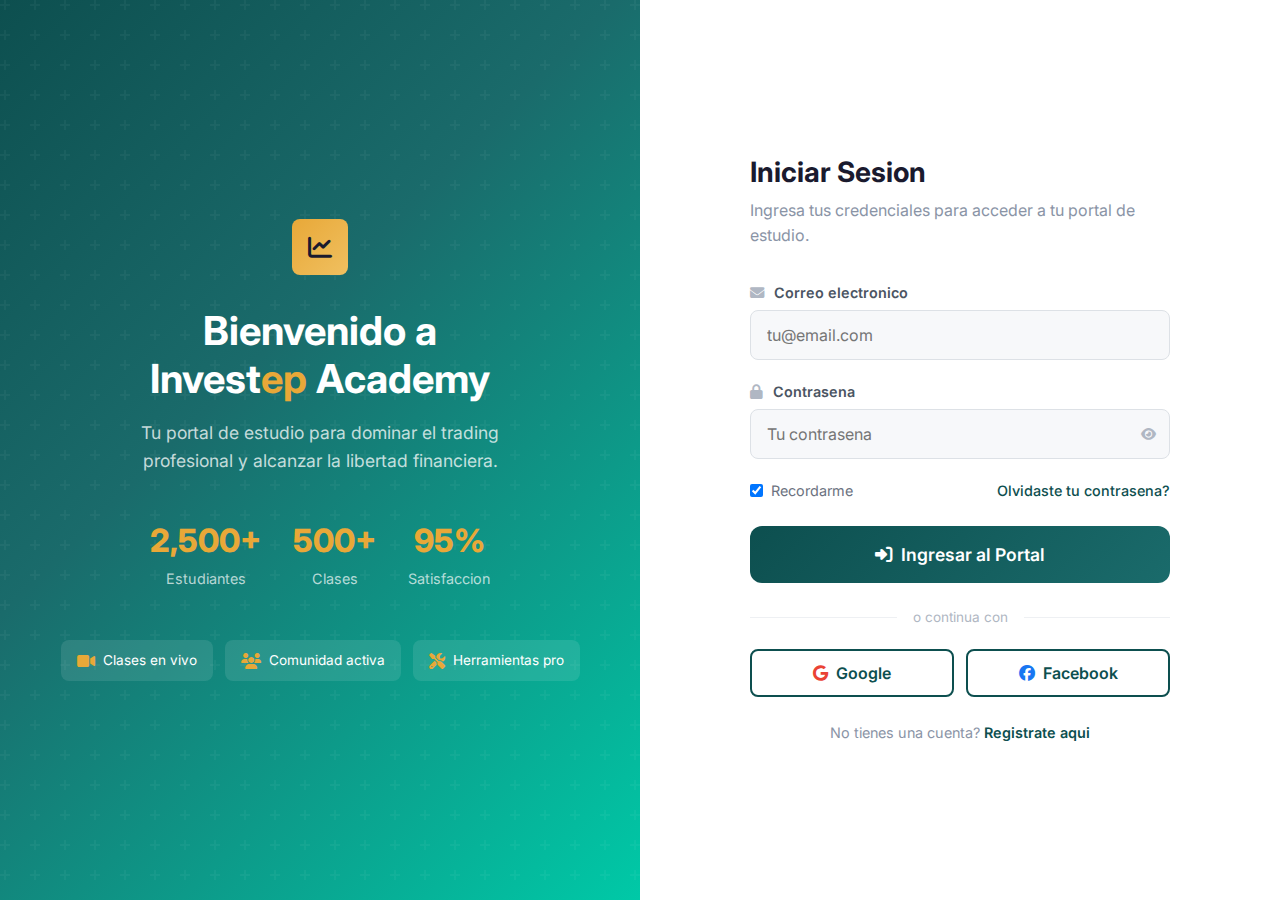
<file: login.html>
<!DOCTYPE html>
<html lang="es">
<head>
  <meta charset="UTF-8">
  <meta name="viewport" content="width=device-width, initial-scale=1.0">
  <title>Iniciar Sesion - Investep Academy</title>
  <link rel="preconnect" href="https://fonts.googleapis.com">
  <link rel="preconnect" href="https://fonts.gstatic.com" crossorigin>
  <link href="https://fonts.googleapis.com/css2?family=Inter:wght@300;400;500;600;700;800;900&display=swap" rel="stylesheet">
  <link rel="stylesheet" href="https://cdnjs.cloudflare.com/ajax/libs/font-awesome/6.5.1/css/all.min.css">
  <link rel="stylesheet" href="css/styles.css">
</head>
<body>

  <div class="login-page">
    <!-- Left Visual Side -->
    <div class="login-visual">
      <div class="login-visual-content animate-fade-in-left">
        <div style="margin-bottom:32px;">
          <a href="index.html" class="navbar-brand" style="justify-content:center;">
            <div class="logo-icon" style="width:56px;height:56px;font-size:1.5rem;">
              <i class="fas fa-chart-line"></i>
            </div>
          </a>
        </div>
        <h2>Bienvenido a<br>Invest<span>ep</span> Academy</h2>
        <p style="margin:16px auto 40px;">Tu portal de estudio para dominar el trading profesional y alcanzar la libertad financiera.</p>
        
        <div style="display:flex; gap:32px; justify-content:center;">
          <div class="hero-stat">
            <span class="number" style="font-size:2rem;">2,500+</span>
            <span class="label">Estudiantes</span>
          </div>
          <div class="hero-stat">
            <span class="number" style="font-size:2rem;">500+</span>
            <span class="label">Clases</span>
          </div>
          <div class="hero-stat">
            <span class="number" style="font-size:2rem;">95%</span>
            <span class="label">Satisfaccion</span>
          </div>
        </div>

        <div style="margin-top:48px; display:flex; gap:12px; justify-content:center;">
          <div style="display:flex; align-items:center; gap:8px; background:rgba(255,255,255,0.1); padding:10px 16px; border-radius:8px;">
            <i class="fas fa-video" style="color:var(--secondary);"></i>
            <span style="font-size:0.85rem;">Clases en vivo</span>
          </div>
          <div style="display:flex; align-items:center; gap:8px; background:rgba(255,255,255,0.1); padding:10px 16px; border-radius:8px;">
            <i class="fas fa-users" style="color:var(--secondary);"></i>
            <span style="font-size:0.85rem;">Comunidad activa</span>
          </div>
          <div style="display:flex; align-items:center; gap:8px; background:rgba(255,255,255,0.1); padding:10px 16px; border-radius:8px;">
            <i class="fas fa-tools" style="color:var(--secondary);"></i>
            <span style="font-size:0.85rem;">Herramientas pro</span>
          </div>
        </div>
      </div>
    </div>

    <!-- Right Form Side -->
    <div class="login-form-side">
      <div class="login-form-wrapper animate-fade-in-right">
        <h3>Iniciar Sesion</h3>
        <p class="subtitle">Ingresa tus credenciales para acceder a tu portal de estudio.</p>

        <form id="loginForm" onsubmit="handleLogin(event)">
          <div class="form-group">
            <label for="email"><i class="fas fa-envelope" style="color:var(--gray-400); margin-right:6px;"></i> Correo electronico</label>
            <input type="email" id="email" class="form-control" placeholder="tu@email.com" required>
          </div>
          <div class="form-group">
            <label for="password"><i class="fas fa-lock" style="color:var(--gray-400); margin-right:6px;"></i> Contrasena</label>
            <div style="position:relative;">
              <input type="password" id="password" class="form-control" placeholder="Tu contrasena" required>
              <button type="button" onclick="togglePassword()" style="position:absolute; right:14px; top:50%; transform:translateY(-50%); background:none; border:none; cursor:pointer; color:var(--gray-400);">
                <i class="fas fa-eye" id="eyeIcon"></i>
              </button>
            </div>
          </div>
          <div class="form-row">
            <label class="checkbox-label">
              <input type="checkbox" checked> Recordarme
            </label>
            <a href="#" class="forgot-link">Olvidaste tu contrasena?</a>
          </div>
          <button type="submit" class="btn btn-primary btn-lg" style="width:100%;">
            <i class="fas fa-sign-in-alt"></i> Ingresar al Portal
          </button>
        </form>

        <div style="margin-top:24px; text-align:center;">
          <div style="display:flex; align-items:center; gap:16px; margin-bottom:20px;">
            <div style="flex:1; height:1px; background:var(--gray-200);"></div>
            <span style="color:var(--gray-400); font-size:0.85rem;">o continua con</span>
            <div style="flex:1; height:1px; background:var(--gray-200);"></div>
          </div>
          <div style="display:flex; gap:12px;">
            <button class="btn btn-outline" style="flex:1; padding:12px;">
              <i class="fab fa-google" style="color:#ea4335;"></i> Google
            </button>
            <button class="btn btn-outline" style="flex:1; padding:12px;">
              <i class="fab fa-facebook" style="color:#1877f2;"></i> Facebook
            </button>
          </div>
        </div>

        <p style="text-align:center; margin-top:24px; color:var(--gray-500); font-size:0.9rem;">
          No tienes una cuenta? <a href="index.html#pricing" style="color:var(--primary); font-weight:600;">Registrate aqui</a>
        </p>
      </div>
    </div>
  </div>

  <script>
    function togglePassword() {
      const pass = document.getElementById('password');
      const eye = document.getElementById('eyeIcon');
      if (pass.type === 'password') {
        pass.type = 'text';
        eye.classList.replace('fa-eye', 'fa-eye-slash');
      } else {
        pass.type = 'password';
        eye.classList.replace('fa-eye-slash', 'fa-eye');
      }
    }

    function handleLogin(e) {
      e.preventDefault();
      // Demo: redirect to dashboard
      window.location.href = 'dashboard.html';
    }
  </script>
</body>
</html>
</file>
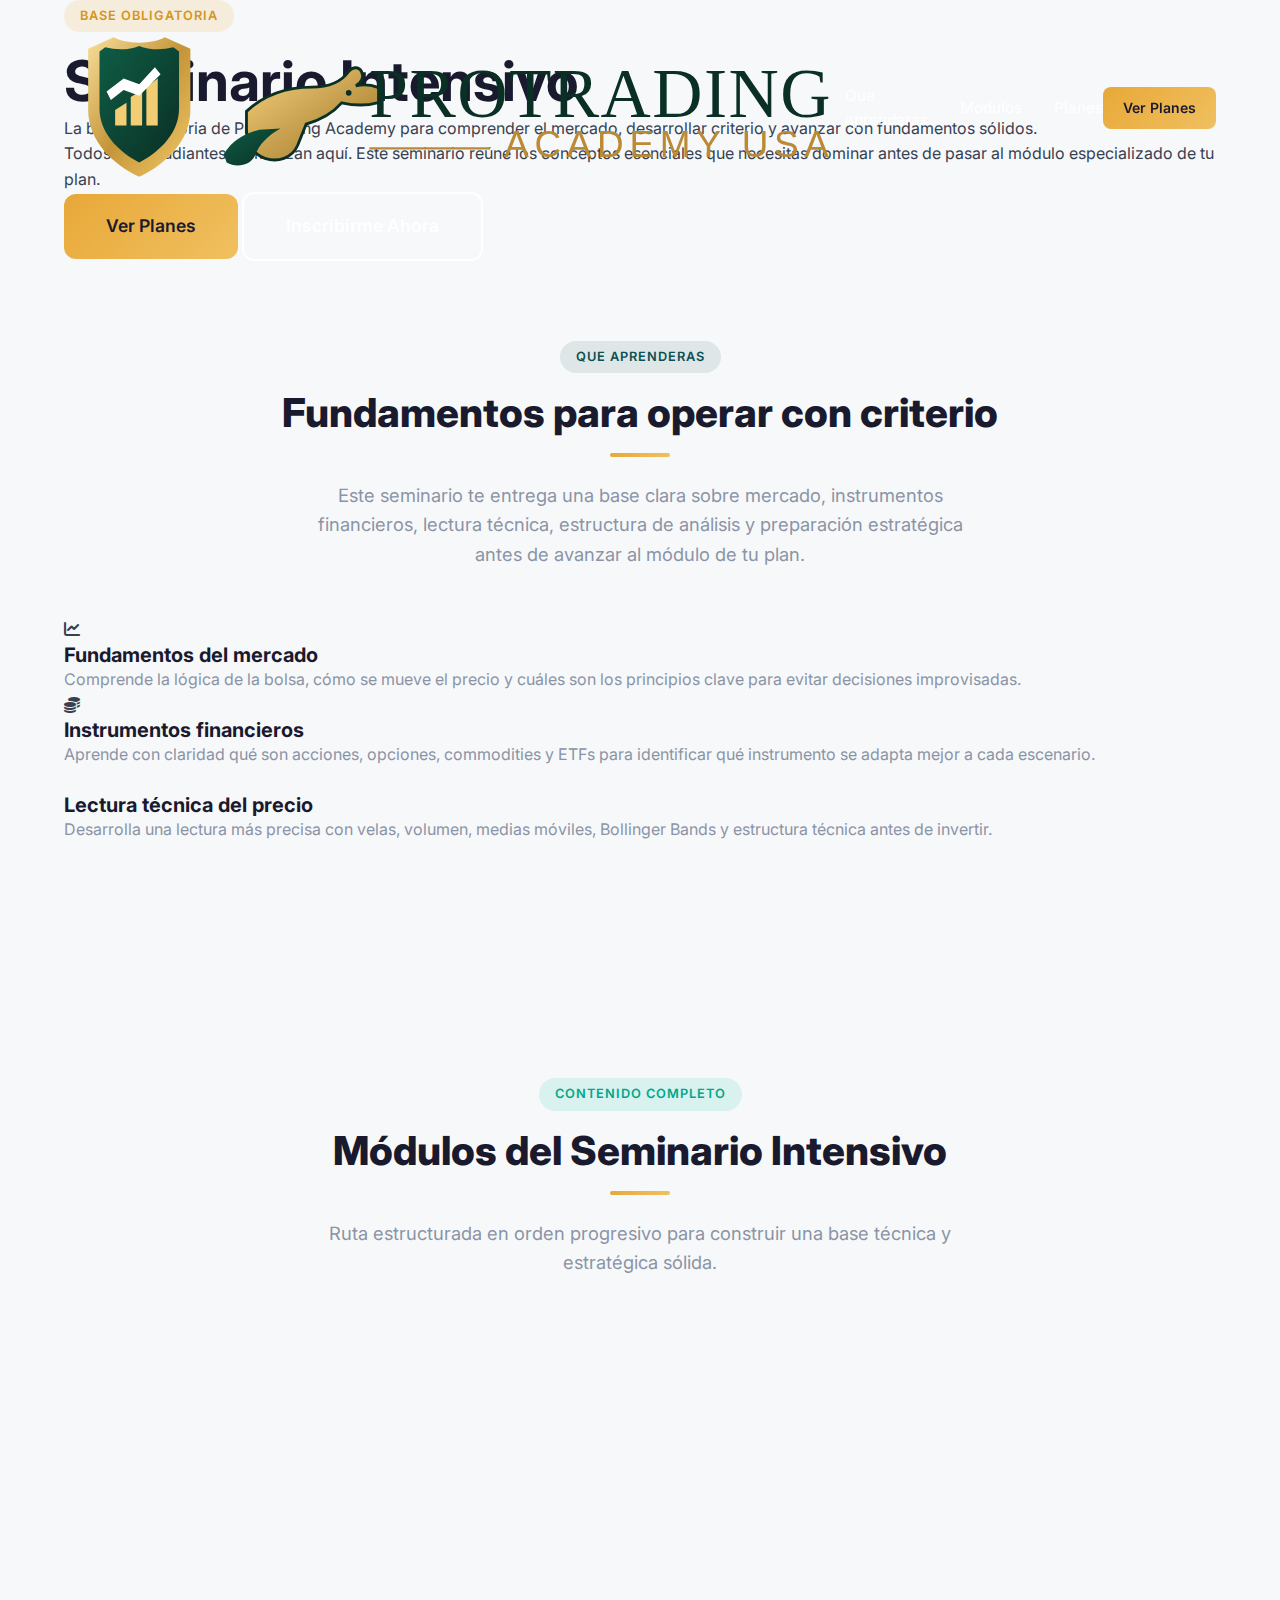
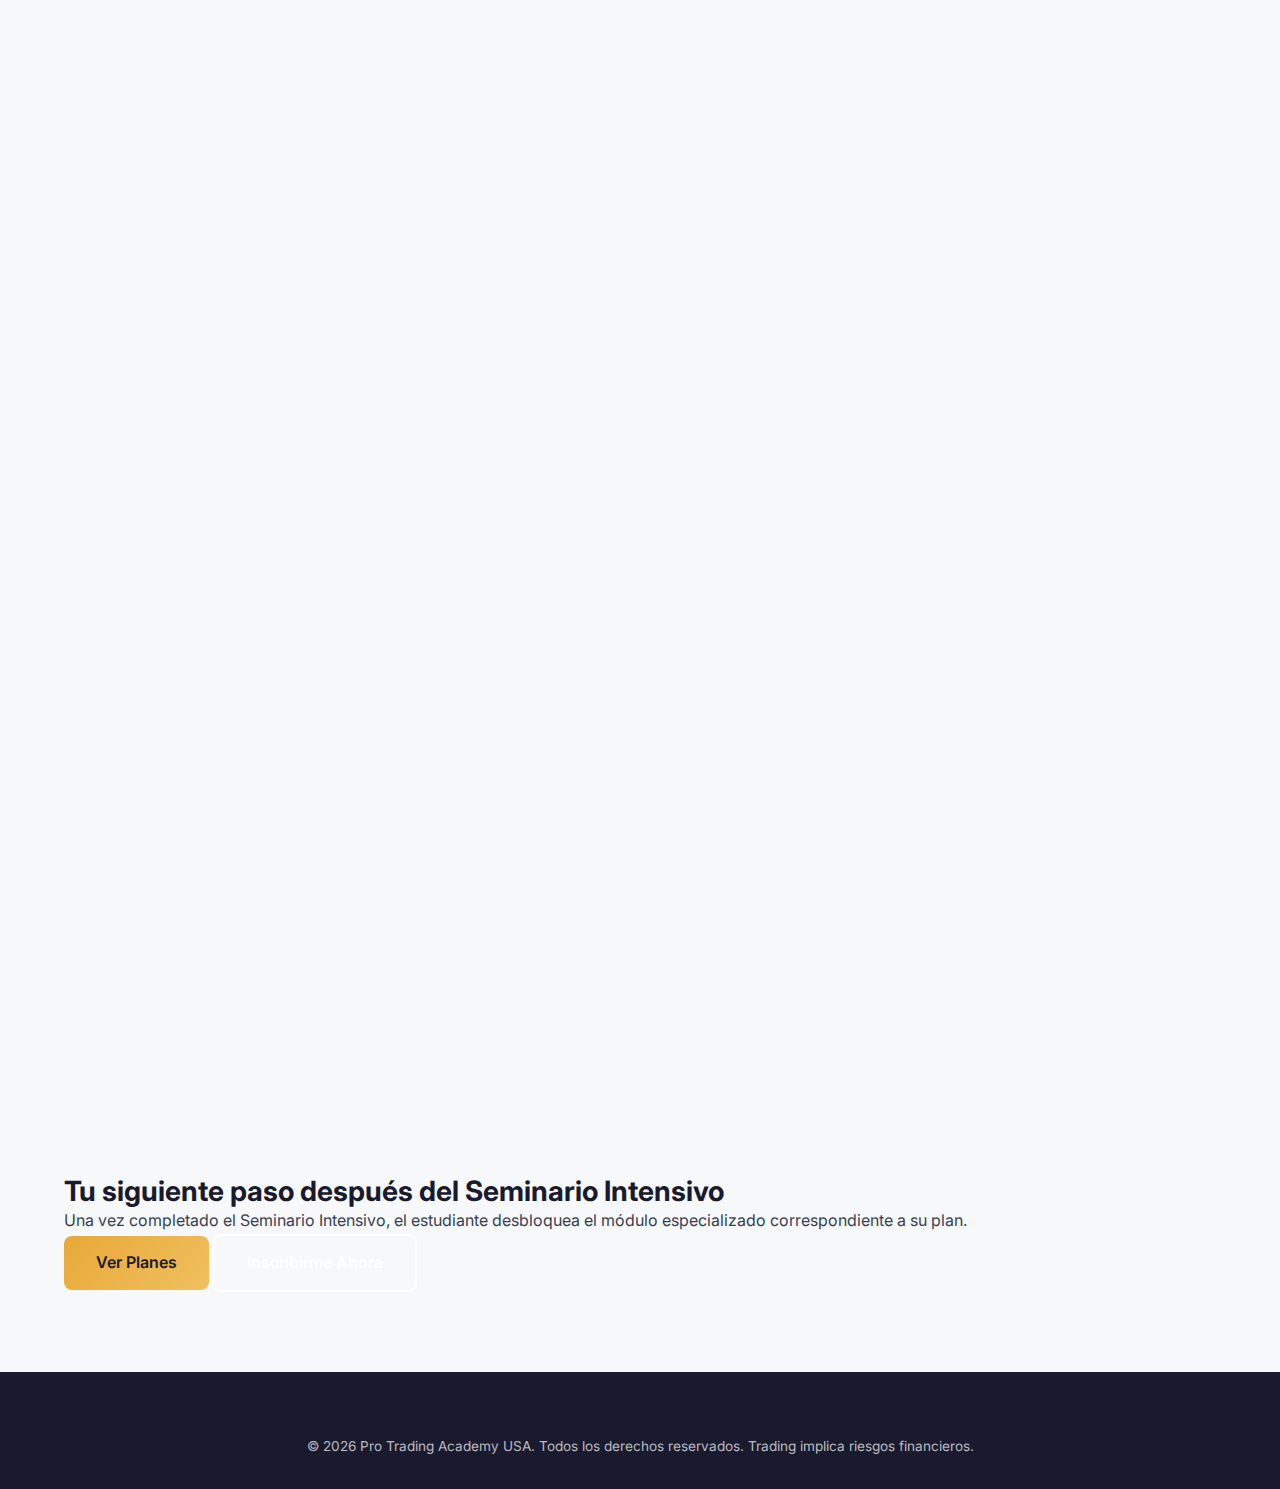
<file: seminario-intensivo.html>
<!DOCTYPE html>
<html lang="es">
<head>
  <meta charset="UTF-8">
  <meta name="viewport" content="width=device-width, initial-scale=1.0">
  <title>Seminario Intensivo | Pro Trading Academy USA</title>
  <meta name="description" content="Conoce el Seminario Intensivo de Pro Trading Academy USA: la base obligatoria para dominar los fundamentos del mercado antes de avanzar a tu plan especializado.">
  <link rel="preconnect" href="https://fonts.googleapis.com">
  <link rel="preconnect" href="https://fonts.gstatic.com" crossorigin>
  <link href="https://fonts.googleapis.com/css2?family=Inter:wght@300;400;500;600;700;800;900&display=swap" rel="stylesheet">
  <link rel="stylesheet" href="https://cdnjs.cloudflare.com/ajax/libs/font-awesome/6.5.1/css/all.min.css">
  <link rel="stylesheet" href="css/styles.css">
</head>
<body>

  <nav class="navbar" id="navbar">
    <div class="container">
      <a href="index.html" class="navbar-brand">
        <img class="brand-logo" src="assets/logo-pro-trading-academy-usa.svg" alt="Pro Trading Academy USA">
      </a>
      <div class="navbar-nav" id="navMenu">
        <a href="#aprendizaje">Que aprenderas</a>
        <a href="#modulos-seminario">Modulos</a>
        <a href="index.html#pricing">Planes</a>
      </div>
      <div class="navbar-actions">
        <a href="index.html#pricing" class="btn btn-secondary btn-sm">Ver Planes</a>
      </div>
      <div class="mobile-toggle" id="mobileToggle">
        <span></span><span></span><span></span>
      </div>
    </div>
  </nav>

  <section class="seminario-hero">
    <div class="container">
      <div class="seminario-hero-content animate-fade-in-up">
        <div class="badge badge-secondary mb-2">Base obligatoria</div>
        <h1>Seminario Intensivo</h1>
        <p class="lead">La base obligatoria de Pro Trading Academy para comprender el mercado, desarrollar criterio y avanzar con fundamentos sólidos.</p>
        <p class="muted">Todos los estudiantes comienzan aquí. Este seminario reúne los conceptos esenciales que necesitas dominar antes de pasar al módulo especializado de tu plan.</p>
        <div class="seminario-hero-actions">
          <a href="index.html#pricing" class="btn btn-secondary btn-lg">Ver Planes</a>
          <a href="index.html#cta-final" class="btn btn-outline-white btn-lg">Inscribirme Ahora</a>
        </div>
      </div>
    </div>
  </section>

  <section class="section" id="aprendizaje">
    <div class="container">
      <div class="text-center mb-5">
        <div class="badge badge-primary mb-2">Que aprenderas</div>
        <h2 class="section-title">Fundamentos para operar con criterio</h2>
        <div class="divider"></div>
        <p class="section-subtitle">Este seminario te entrega una base clara sobre mercado, instrumentos financieros, lectura técnica, estructura de análisis y preparación estratégica antes de avanzar al módulo de tu plan.</p>
      </div>
      <div class="what-learn-grid">
        <article class="learn-card animate-on-scroll">
          <i class="fas fa-chart-line"></i>
          <div>
            <h4>Fundamentos del mercado</h4>
            <p class="text-gray">Comprende la lógica de la bolsa, cómo se mueve el precio y cuáles son los principios clave para evitar decisiones improvisadas.</p>
          </div>
        </article>
        <article class="learn-card animate-on-scroll" style="animation-delay:0.05s;">
          <i class="fas fa-coins"></i>
          <div>
            <h4>Instrumentos financieros</h4>
            <p class="text-gray">Aprende con claridad qué son acciones, opciones, commodities y ETFs para identificar qué instrumento se adapta mejor a cada escenario.</p>
          </div>
        </article>
        <article class="learn-card animate-on-scroll" style="animation-delay:0.1s;">
          <i class="fas fa-chart-candlestick"></i>
          <div>
            <h4>Lectura técnica del precio</h4>
            <p class="text-gray">Desarrolla una lectura más precisa con velas, volumen, medias móviles, Bollinger Bands y estructura técnica antes de invertir.</p>
          </div>
        </article>
        <article class="learn-card animate-on-scroll" style="animation-delay:0.15s;">
          <i class="fas fa-chess-knight"></i>
          <div>
            <h4>Preparación estratégica</h4>
            <p class="text-gray">Integra estrategias, horarios y contexto del mercado para construir criterio operativo con enfoque profesional.</p>
          </div>
        </article>
      </div>
    </div>
  </section>

  <section class="section" id="modulos-seminario" style="background: var(--gray-100);">
    <div class="container">
      <div class="text-center mb-5">
        <div class="badge badge-accent mb-2">Contenido completo</div>
        <h2 class="section-title">Módulos del Seminario Intensivo</h2>
        <div class="divider"></div>
        <p class="section-subtitle">Ruta estructurada en orden progresivo para construir una base técnica y estratégica sólida.</p>
      </div>
      <div class="modules-grid">
        <article class="module-card animate-on-scroll"><span class="module-number">1</span><h4 class="module-title">Introducción al Seminario Intensivo</h4></article>
        <article class="module-card animate-on-scroll"><span class="module-number">2</span><h4 class="module-title">Bolsa de valores</h4></article>
        <article class="module-card animate-on-scroll"><span class="module-number">3</span><h4 class="module-title">Qué son las acciones</h4></article>
        <article class="module-card animate-on-scroll"><span class="module-number">4</span><h4 class="module-title">Qué son las opciones</h4></article>
        <article class="module-card animate-on-scroll"><span class="module-number">5</span><h4 class="module-title">Qué son las velas</h4></article>
        <article class="module-card animate-on-scroll"><span class="module-number">6</span><h4 class="module-title">Qué son los commodities</h4></article>
        <article class="module-card animate-on-scroll"><span class="module-number">7</span><h4 class="module-title">Qué son los ETFs</h4></article>
        <article class="module-card animate-on-scroll"><span class="module-number">8</span><h4 class="module-title">Refuerzos</h4></article>
        <article class="module-card animate-on-scroll"><span class="module-number">9</span><h4 class="module-title">Volumen</h4></article>
        <article class="module-card animate-on-scroll"><span class="module-number">10</span><h4 class="module-title">Masterclass 1</h4></article>
        <article class="module-card animate-on-scroll"><span class="module-number">11</span><h4 class="module-title">Masterclass 2</h4></article>
        <article class="module-card animate-on-scroll"><span class="module-number">12</span><h4 class="module-title">Masterclass 3</h4></article>
        <article class="module-card animate-on-scroll"><span class="module-number">13</span><h4 class="module-title">Medias móviles 1</h4></article>
        <article class="module-card animate-on-scroll"><span class="module-number">14</span><h4 class="module-title">Medias móviles 2</h4></article>
        <article class="module-card animate-on-scroll"><span class="module-number">15</span><h4 class="module-title">Análisis fundamental 1</h4></article>
        <article class="module-card animate-on-scroll"><span class="module-number">16</span><h4 class="module-title">Análisis fundamental 2</h4></article>
        <article class="module-card animate-on-scroll"><span class="module-number">17</span><h4 class="module-title">Análisis técnico antes de invertir</h4></article>
        <article class="module-card animate-on-scroll"><span class="module-number">18</span><h4 class="module-title">Bollinger Bands 1</h4></article>
        <article class="module-card animate-on-scroll"><span class="module-number">19</span><h4 class="module-title">Bollinger Bands 2</h4></article>
        <article class="module-card animate-on-scroll"><span class="module-number">20</span><h4 class="module-title">Estrategias</h4></article>
        <article class="module-card animate-on-scroll"><span class="module-number">21</span><h4 class="module-title">Base del mercado</h4></article>
        <article class="module-card animate-on-scroll"><span class="module-number">22</span><h4 class="module-title">Horarios</h4></article>
        <article class="module-card animate-on-scroll"><span class="module-number">23</span><h4 class="module-title">Mercados y saltos</h4></article>
        <article class="module-card animate-on-scroll"><span class="module-number">24</span><h4 class="module-title">Integración de estrategias</h4></article>
        <article class="module-card animate-on-scroll"><span class="module-number">25</span><h4 class="module-title">Movimiento en bloque</h4></article>
        <article class="module-card animate-on-scroll"><span class="module-number">26</span><h4 class="module-title">Warden Stocast</h4></article>
      </div>
    </div>
  </section>

  <section class="section">
    <div class="container">
      <div class="seminario-final-cta">
        <h3>Tu siguiente paso después del Seminario Intensivo</h3>
        <p>Una vez completado el Seminario Intensivo, el estudiante desbloquea el módulo especializado correspondiente a su plan.</p>
        <div class="seminario-final-actions">
          <a href="index.html#pricing" class="btn btn-secondary">Ver Planes</a>
          <a href="index.html#cta-final" class="btn btn-outline-white">Inscribirme Ahora</a>
        </div>
      </div>
    </div>
  </section>

  <footer class="footer">
    <div class="container">
      <div class="footer-bottom" style="border-top:none; padding-top:0;">
        <p>&copy; 2026 Pro Trading Academy USA. Todos los derechos reservados. Trading implica riesgos financieros.</p>
      </div>
    </div>
  </footer>

  <script src="js/app.js"></script>
</body>
</html>
</file>
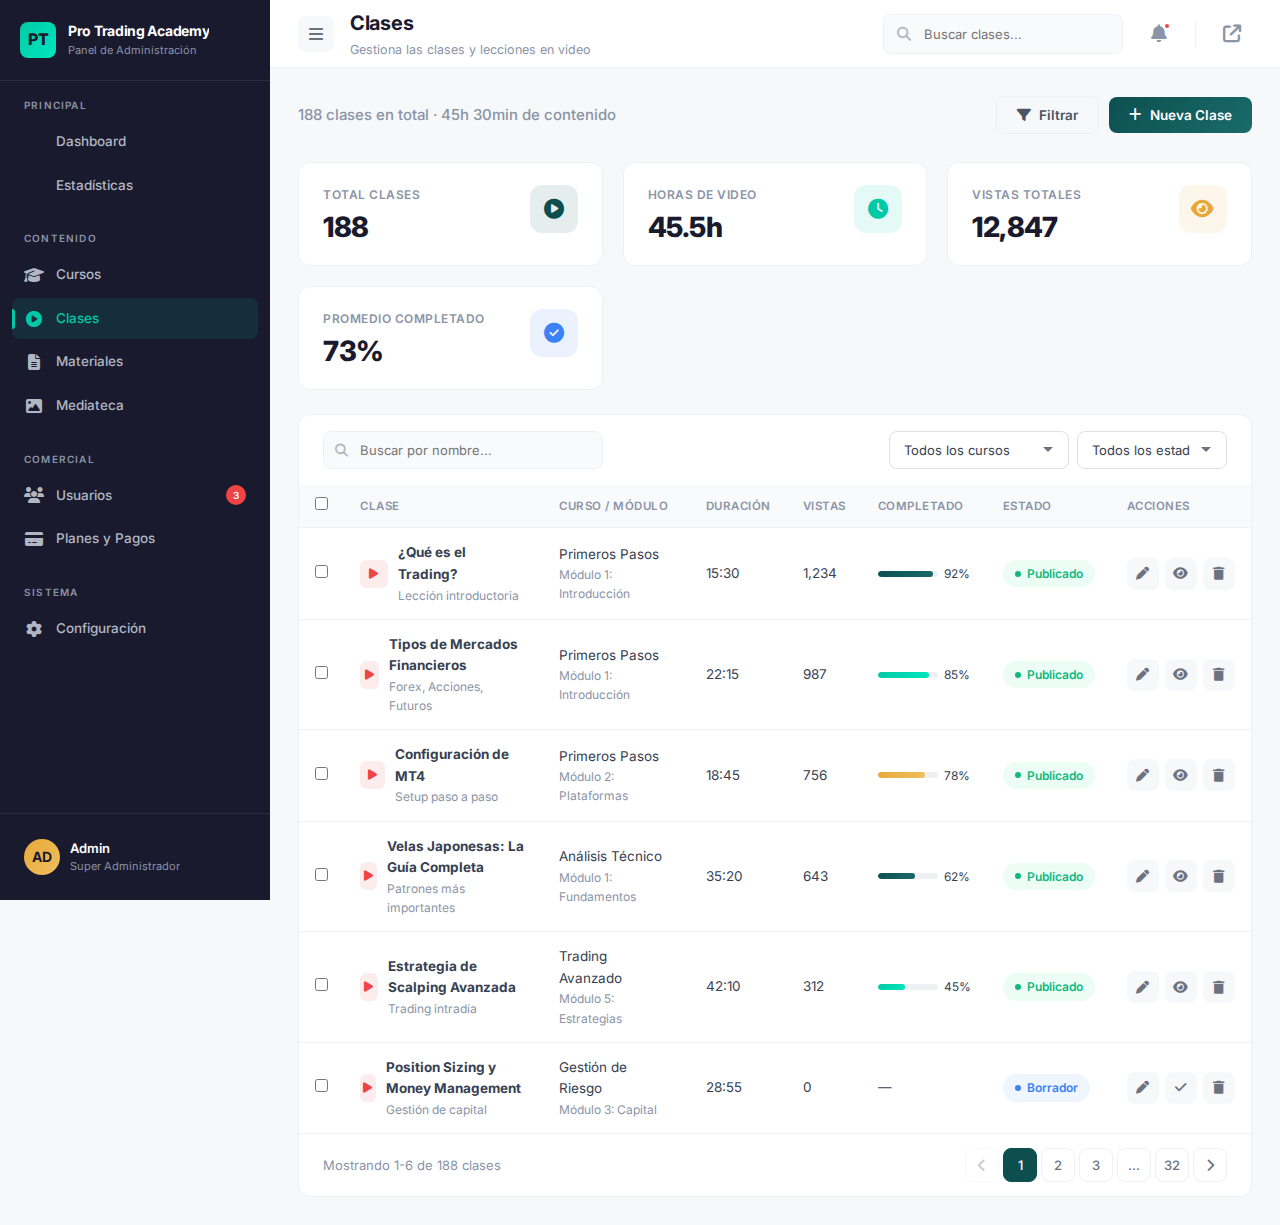
<file: admin/clases.html>
<!DOCTYPE html>
<html lang="es">
<head>
  <meta charset="UTF-8">
  <meta name="viewport" content="width=device-width, initial-scale=1.0">
  <title>Clases - Admin Pro Trading Academy</title>
  <link href="https://fonts.googleapis.com/css2?family=Inter:wght@300;400;500;600;700;800&display=swap" rel="stylesheet">
  <link rel="stylesheet" href="https://cdnjs.cloudflare.com/ajax/libs/font-awesome/6.4.0/css/all.min.css">
  <link rel="stylesheet" href="css/admin.css">
</head>
<body>
<div class="admin-layout">

  <!-- Sidebar -->
  <aside class="admin-sidebar">
    <div class="sidebar-header">
      <div class="sidebar-logo">PT</div>
      <div class="sidebar-brand">
        <span class="sidebar-brand-name">Pro Trading Academy</span>
        <span class="sidebar-brand-sub">Panel de Administración</span>
      </div>
    </div>
    <nav class="sidebar-nav">
      <div class="nav-section">
        <div class="nav-section-title">Principal</div>
        <a href="index.html" class="nav-item"><i class="fa-solid fa-grid-2"></i><span class="nav-item-text">Dashboard</span></a>
        <a href="estadisticas.html" class="nav-item"><i class="fa-solid fa-chart-mixed"></i><span class="nav-item-text">Estadísticas</span></a>
      </div>
      <div class="nav-section">
        <div class="nav-section-title">Contenido</div>
        <a href="cursos.html" class="nav-item"><i class="fa-solid fa-graduation-cap"></i><span class="nav-item-text">Cursos</span></a>
        <a href="clases.html" class="nav-item active"><i class="fa-solid fa-play-circle"></i><span class="nav-item-text">Clases</span></a>
        <a href="materiales.html" class="nav-item"><i class="fa-solid fa-file-lines"></i><span class="nav-item-text">Materiales</span></a>
        <a href="media.html" class="nav-item"><i class="fa-solid fa-image"></i><span class="nav-item-text">Mediateca</span></a>
      </div>
      <div class="nav-section">
        <div class="nav-section-title">Comercial</div>
        <a href="usuarios.html" class="nav-item"><i class="fa-solid fa-users"></i><span class="nav-item-text">Usuarios</span><span class="badge">3</span></a>
        <a href="planes.html" class="nav-item"><i class="fa-solid fa-credit-card"></i><span class="nav-item-text">Planes y Pagos</span></a>
      </div>
      <div class="nav-section">
        <div class="nav-section-title">Sistema</div>
        <a href="configuracion.html" class="nav-item"><i class="fa-solid fa-gear"></i><span class="nav-item-text">Configuración</span></a>
      </div>
    </nav>
    <div class="sidebar-footer">
      <div class="sidebar-user">
        <div class="sidebar-user-avatar">AD</div>
        <div class="sidebar-user-info">
          <div class="sidebar-user-name">Admin</div>
          <div class="sidebar-user-role">Super Administrador</div>
        </div>
      </div>
    </div>
  </aside>

  <!-- Main -->
  <main class="admin-main">
    <header class="admin-header">
      <div class="header-left">
        <button class="sidebar-toggle"><i class="fa-solid fa-bars"></i></button>
        <div class="header-title">
          <h1>Clases</h1>
          <p>Gestiona las clases y lecciones en video</p>
        </div>
      </div>
      <div class="header-right">
        <div class="header-search">
          <i class="fa-solid fa-magnifying-glass"></i>
          <input type="text" placeholder="Buscar clases...">
        </div>
        <button class="header-btn"><i class="fa-solid fa-bell"></i><span class="notification-dot"></span></button>
        <div class="header-divider"></div>
        <button class="header-btn" onclick="window.location.href='../index.html'"><i class="fa-solid fa-arrow-up-right-from-square"></i></button>
      </div>
    </header>

    <div class="admin-content">

      <!-- Page Header -->
      <div class="page-header">
        <div>
          <h2 style="font-size: 15px; color: var(--gray-500); font-weight: 500;">188 clases en total · 45h 30min de contenido</h2>
        </div>
        <div class="page-header-actions">
          <button class="btn btn-secondary"><i class="fa-solid fa-filter"></i> Filtrar</button>
          <button class="btn btn-primary" onclick="AdminModal.open('modal-lesson')"><i class="fa-solid fa-plus"></i> Nueva Clase</button>
        </div>
      </div>

      <!-- KPI Row -->
      <div class="kpi-grid" style="margin-bottom: 24px;">
        <div class="kpi-card">
          <div class="kpi-info">
            <h4>Total Clases</h4>
            <div class="kpi-value">188</div>
          </div>
          <div class="kpi-icon primary"><i class="fa-solid fa-play-circle"></i></div>
        </div>
        <div class="kpi-card">
          <div class="kpi-info">
            <h4>Horas de Video</h4>
            <div class="kpi-value">45.5h</div>
          </div>
          <div class="kpi-icon accent"><i class="fa-solid fa-clock"></i></div>
        </div>
        <div class="kpi-card">
          <div class="kpi-info">
            <h4>Vistas Totales</h4>
            <div class="kpi-value">12,847</div>
          </div>
          <div class="kpi-icon secondary"><i class="fa-solid fa-eye"></i></div>
        </div>
        <div class="kpi-card">
          <div class="kpi-info">
            <h4>Promedio Completado</h4>
            <div class="kpi-value">73%</div>
          </div>
          <div class="kpi-icon info"><i class="fa-solid fa-check-circle"></i></div>
        </div>
      </div>

      <!-- Lessons Table -->
      <div class="card">
        <div class="table-controls">
          <div class="table-search">
            <i class="fa-solid fa-magnifying-glass"></i>
            <input type="text" placeholder="Buscar por nombre..." oninput="filterTable(this, 'lessonsTable')">
          </div>
          <div class="table-filters">
            <select class="form-control" style="width: 180px; height: 38px; font-size: 13px;">
              <option value="">Todos los cursos</option>
              <option>Primeros Pasos</option>
              <option>El Mercado</option>
              <option>Análisis Técnico</option>
              <option>Trading Avanzado</option>
            </select>
            <select class="form-control" style="width: 150px; height: 38px; font-size: 13px;">
              <option value="">Todos los estados</option>
              <option>Publicado</option>
              <option>Borrador</option>
              <option>Programado</option>
            </select>
          </div>
        </div>

        <div class="table-container">
          <table class="admin-table" id="lessonsTable">
            <thead>
              <tr>
                <th style="width: 40px;"><input type="checkbox"></th>
                <th>Clase</th>
                <th>Curso / Módulo</th>
                <th>Duración</th>
                <th>Vistas</th>
                <th>Completado</th>
                <th>Estado</th>
                <th>Acciones</th>
              </tr>
            </thead>
            <tbody>
              <tr>
                <td><input type="checkbox"></td>
                <td>
                  <div style="display: flex; align-items: center; gap: 10px;">
                    <div class="lesson-icon video"><i class="fa-solid fa-play"></i></div>
                    <div>
                      <strong>¿Qué es el Trading?</strong>
                      <div class="text-small text-muted">Lección introductoria</div>
                    </div>
                  </div>
                </td>
                <td>
                  <div>Primeros Pasos</div>
                  <div class="text-small text-muted">Módulo 1: Introducción</div>
                </td>
                <td>15:30</td>
                <td>1,234</td>
                <td>
                  <div style="display: flex; align-items: center; gap: 6px;">
                    <div class="progress-bar" style="width: 60px;"><div class="progress-bar-fill" style="width: 92%;"></div></div>
                    <span class="text-small">92%</span>
                  </div>
                </td>
                <td><span class="status-badge active">Publicado</span></td>
                <td>
                  <div class="table-actions">
                    <button class="table-action-btn" title="Editar" onclick="AdminModal.open('modal-lesson')"><i class="fa-solid fa-pen"></i></button>
                    <button class="table-action-btn" title="Vista previa"><i class="fa-solid fa-eye"></i></button>
                    <button class="table-action-btn danger" title="Eliminar"><i class="fa-solid fa-trash"></i></button>
                  </div>
                </td>
              </tr>
              <tr>
                <td><input type="checkbox"></td>
                <td>
                  <div style="display: flex; align-items: center; gap: 10px;">
                    <div class="lesson-icon video"><i class="fa-solid fa-play"></i></div>
                    <div>
                      <strong>Tipos de Mercados Financieros</strong>
                      <div class="text-small text-muted">Forex, Acciones, Futuros</div>
                    </div>
                  </div>
                </td>
                <td>
                  <div>Primeros Pasos</div>
                  <div class="text-small text-muted">Módulo 1: Introducción</div>
                </td>
                <td>22:15</td>
                <td>987</td>
                <td>
                  <div style="display: flex; align-items: center; gap: 6px;">
                    <div class="progress-bar" style="width: 60px;"><div class="progress-bar-fill accent" style="width: 85%;"></div></div>
                    <span class="text-small">85%</span>
                  </div>
                </td>
                <td><span class="status-badge active">Publicado</span></td>
                <td>
                  <div class="table-actions">
                    <button class="table-action-btn" title="Editar"><i class="fa-solid fa-pen"></i></button>
                    <button class="table-action-btn" title="Vista previa"><i class="fa-solid fa-eye"></i></button>
                    <button class="table-action-btn danger" title="Eliminar"><i class="fa-solid fa-trash"></i></button>
                  </div>
                </td>
              </tr>
              <tr>
                <td><input type="checkbox"></td>
                <td>
                  <div style="display: flex; align-items: center; gap: 10px;">
                    <div class="lesson-icon video"><i class="fa-solid fa-play"></i></div>
                    <div>
                      <strong>Configuración de MT4</strong>
                      <div class="text-small text-muted">Setup paso a paso</div>
                    </div>
                  </div>
                </td>
                <td>
                  <div>Primeros Pasos</div>
                  <div class="text-small text-muted">Módulo 2: Plataformas</div>
                </td>
                <td>18:45</td>
                <td>756</td>
                <td>
                  <div style="display: flex; align-items: center; gap: 6px;">
                    <div class="progress-bar" style="width: 60px;"><div class="progress-bar-fill gold" style="width: 78%;"></div></div>
                    <span class="text-small">78%</span>
                  </div>
                </td>
                <td><span class="status-badge active">Publicado</span></td>
                <td>
                  <div class="table-actions">
                    <button class="table-action-btn" title="Editar"><i class="fa-solid fa-pen"></i></button>
                    <button class="table-action-btn" title="Vista previa"><i class="fa-solid fa-eye"></i></button>
                    <button class="table-action-btn danger" title="Eliminar"><i class="fa-solid fa-trash"></i></button>
                  </div>
                </td>
              </tr>
              <tr>
                <td><input type="checkbox"></td>
                <td>
                  <div style="display: flex; align-items: center; gap: 10px;">
                    <div class="lesson-icon video"><i class="fa-solid fa-play"></i></div>
                    <div>
                      <strong>Velas Japonesas: La Guía Completa</strong>
                      <div class="text-small text-muted">Patrones más importantes</div>
                    </div>
                  </div>
                </td>
                <td>
                  <div>Análisis Técnico</div>
                  <div class="text-small text-muted">Módulo 1: Fundamentos</div>
                </td>
                <td>35:20</td>
                <td>643</td>
                <td>
                  <div style="display: flex; align-items: center; gap: 6px;">
                    <div class="progress-bar" style="width: 60px;"><div class="progress-bar-fill" style="width: 62%;"></div></div>
                    <span class="text-small">62%</span>
                  </div>
                </td>
                <td><span class="status-badge active">Publicado</span></td>
                <td>
                  <div class="table-actions">
                    <button class="table-action-btn" title="Editar"><i class="fa-solid fa-pen"></i></button>
                    <button class="table-action-btn" title="Vista previa"><i class="fa-solid fa-eye"></i></button>
                    <button class="table-action-btn danger" title="Eliminar"><i class="fa-solid fa-trash"></i></button>
                  </div>
                </td>
              </tr>
              <tr>
                <td><input type="checkbox"></td>
                <td>
                  <div style="display: flex; align-items: center; gap: 10px;">
                    <div class="lesson-icon video"><i class="fa-solid fa-play"></i></div>
                    <div>
                      <strong>Estrategia de Scalping Avanzada</strong>
                      <div class="text-small text-muted">Trading intradía</div>
                    </div>
                  </div>
                </td>
                <td>
                  <div>Trading Avanzado</div>
                  <div class="text-small text-muted">Módulo 5: Estrategias</div>
                </td>
                <td>42:10</td>
                <td>312</td>
                <td>
                  <div style="display: flex; align-items: center; gap: 6px;">
                    <div class="progress-bar" style="width: 60px;"><div class="progress-bar-fill accent" style="width: 45%;"></div></div>
                    <span class="text-small">45%</span>
                  </div>
                </td>
                <td><span class="status-badge active">Publicado</span></td>
                <td>
                  <div class="table-actions">
                    <button class="table-action-btn" title="Editar"><i class="fa-solid fa-pen"></i></button>
                    <button class="table-action-btn" title="Vista previa"><i class="fa-solid fa-eye"></i></button>
                    <button class="table-action-btn danger" title="Eliminar"><i class="fa-solid fa-trash"></i></button>
                  </div>
                </td>
              </tr>
              <tr>
                <td><input type="checkbox"></td>
                <td>
                  <div style="display: flex; align-items: center; gap: 10px;">
                    <div class="lesson-icon video"><i class="fa-solid fa-play"></i></div>
                    <div>
                      <strong>Position Sizing y Money Management</strong>
                      <div class="text-small text-muted">Gestión de capital</div>
                    </div>
                  </div>
                </td>
                <td>
                  <div>Gestión de Riesgo</div>
                  <div class="text-small text-muted">Módulo 3: Capital</div>
                </td>
                <td>28:55</td>
                <td>0</td>
                <td>—</td>
                <td><span class="status-badge draft">Borrador</span></td>
                <td>
                  <div class="table-actions">
                    <button class="table-action-btn" title="Editar"><i class="fa-solid fa-pen"></i></button>
                    <button class="table-action-btn success" title="Publicar"><i class="fa-solid fa-check"></i></button>
                    <button class="table-action-btn danger" title="Eliminar"><i class="fa-solid fa-trash"></i></button>
                  </div>
                </td>
              </tr>
            </tbody>
          </table>
        </div>

        <div class="table-pagination">
          <span>Mostrando 1-6 de 188 clases</span>
          <div class="pagination-btns">
            <button class="pagination-btn" disabled><i class="fa-solid fa-chevron-left"></i></button>
            <button class="pagination-btn active">1</button>
            <button class="pagination-btn">2</button>
            <button class="pagination-btn">3</button>
            <button class="pagination-btn">...</button>
            <button class="pagination-btn">32</button>
            <button class="pagination-btn"><i class="fa-solid fa-chevron-right"></i></button>
          </div>
        </div>
      </div>
    </div>
  </main>
</div>

<!-- Modal: Nueva/Editar Clase -->
<div class="modal-overlay" id="modal-lesson">
  <div class="modal xlarge">
    <div class="modal-header">
      <h3>Nueva Clase</h3>
      <button class="modal-close"><i class="fa-solid fa-xmark"></i></button>
    </div>
    <div class="modal-body">
      <!-- Tabs -->
      <div class="tabs">
        <div class="tab active" data-tab="tab-info">Información</div>
        <div class="tab" data-tab="tab-video">Video</div>
        <div class="tab" data-tab="tab-materials">Materiales</div>
        <div class="tab" data-tab="tab-settings">Configuración</div>
      </div>

      <!-- Tab: Información -->
      <div class="tab-content active" id="tab-info">
        <div class="form-row">
          <div class="form-group">
            <label class="form-label">Título de la Clase <span class="required">*</span></label>
            <input type="text" class="form-control" placeholder="Ej: Introducción a Velas Japonesas">
          </div>
          <div class="form-group">
            <label class="form-label">Slug</label>
            <input type="text" class="form-control" placeholder="introduccion-velas-japonesas">
          </div>
        </div>

        <div class="form-group">
          <label class="form-label">Descripción <span class="required">*</span></label>
          <textarea class="form-control" rows="4" placeholder="Describe el contenido de esta clase..."></textarea>
        </div>

        <div class="form-row-3">
          <div class="form-group">
            <label class="form-label">Curso <span class="required">*</span></label>
            <select class="form-control">
              <option value="">Seleccionar curso...</option>
              <option>Primeros Pasos</option>
              <option>El Mercado</option>
              <option>Análisis Técnico</option>
              <option>Trading Avanzado</option>
              <option>Gestión de Riesgo</option>
              <option>Psicología del Trading</option>
            </select>
          </div>
          <div class="form-group">
            <label class="form-label">Módulo <span class="required">*</span></label>
            <select class="form-control">
              <option value="">Seleccionar módulo...</option>
              <option>Módulo 1: Introducción al Trading</option>
              <option>Módulo 2: Plataformas de Trading</option>
              <option>Módulo 3: Lectura de Gráficos</option>
              <option>Módulo 4: Tu Primera Operación</option>
            </select>
          </div>
          <div class="form-group">
            <label class="form-label">Orden en Módulo</label>
            <input type="number" class="form-control" placeholder="1" min="1">
          </div>
        </div>

        <div class="form-group">
          <label class="form-label">Imagen de Miniatura</label>
          <div class="file-upload-area" style="padding: 24px;">
            <input type="file" accept="image/*">
            <div class="file-upload-icon" style="font-size: 28px;"><i class="fa-solid fa-image"></i></div>
            <div class="file-upload-text">Arrastra una imagen o <strong>haz clic para seleccionar</strong></div>
            <div class="file-upload-hint">PNG, JPG. Recomendado: 1280x720px</div>
          </div>
        </div>
      </div>

      <!-- Tab: Video -->
      <div class="tab-content" id="tab-video">
        <div class="form-group">
          <label class="form-label">Tipo de Video</label>
          <div style="display: flex; gap: 12px; margin-bottom: 16px;">
            <label class="form-check">
              <input type="radio" name="video-type" value="upload" checked> Subir archivo
            </label>
            <label class="form-check">
              <input type="radio" name="video-type" value="url"> URL externa
            </label>
            <label class="form-check">
              <input type="radio" name="video-type" value="youtube"> YouTube
            </label>
            <label class="form-check">
              <input type="radio" name="video-type" value="vimeo"> Vimeo
            </label>
          </div>
        </div>

        <div class="form-group" id="video-upload-section">
          <label class="form-label">Archivo de Video</label>
          <div class="file-upload-area">
            <input type="file" accept="video/*">
            <div class="file-upload-icon"><i class="fa-solid fa-video"></i></div>
            <div class="file-upload-text">Arrastra el video o <strong>haz clic para seleccionar</strong></div>
            <div class="file-upload-hint">MP4, WebM o MOV. Máximo 500MB</div>
          </div>
        </div>

        <div class="form-group hidden" id="video-url-section">
          <label class="form-label">URL del Video</label>
          <input type="url" class="form-control" placeholder="https://...">
          <div class="form-hint">URL directa al archivo de video o embed</div>
        </div>

        <div class="form-row">
          <div class="form-group">
            <label class="form-label">Duración</label>
            <input type="text" class="form-control" placeholder="Ej: 15:30">
            <div class="form-hint">Formato: MM:SS o HH:MM:SS</div>
          </div>
          <div class="form-group">
            <label class="form-label">Calidad Máxima</label>
            <select class="form-control">
              <option>1080p</option>
              <option>720p</option>
              <option>480p</option>
              <option>4K</option>
            </select>
          </div>
        </div>

        <div class="form-group">
          <label class="form-label">Subtítulos (SRT)</label>
          <div class="file-upload-area" style="padding: 20px;">
            <input type="file" accept=".srt,.vtt">
            <div class="file-upload-icon" style="font-size: 24px;"><i class="fa-solid fa-closed-captioning"></i></div>
            <div class="file-upload-text"><strong>Subir archivo de subtítulos</strong></div>
            <div class="file-upload-hint">Formatos: SRT, VTT</div>
          </div>
        </div>
      </div>

      <!-- Tab: Materiales -->
      <div class="tab-content" id="tab-materials">
        <div class="form-group">
          <label class="form-label">Materiales de Apoyo</label>
          <div class="file-upload-area">
            <input type="file" multiple accept=".pdf,.doc,.docx,.xls,.xlsx,.ppt,.pptx,.zip">
            <div class="file-upload-icon"><i class="fa-solid fa-file-arrow-up"></i></div>
            <div class="file-upload-text">Arrastra archivos o <strong>haz clic para seleccionar</strong></div>
            <div class="file-upload-hint">PDF, DOC, XLS, PPT, ZIP. Máximo 50MB por archivo</div>
          </div>
        </div>

        <div class="form-group">
          <label class="form-label">Recursos Externos</label>
          <div style="display: flex; flex-direction: column; gap: 10px;" id="external-resources">
            <div style="display: flex; gap: 8px;">
              <input type="text" class="form-control" placeholder="Nombre del recurso" style="flex: 1;">
              <input type="url" class="form-control" placeholder="URL" style="flex: 2;">
              <button class="btn btn-sm btn-danger"><i class="fa-solid fa-trash"></i></button>
            </div>
          </div>
          <button class="btn btn-sm btn-secondary mt-2" onclick="addResourceRow()"><i class="fa-solid fa-plus"></i> Añadir Recurso</button>
        </div>

        <div class="form-group">
          <label class="form-label">Notas de la Clase</label>
          <textarea class="form-control" rows="5" placeholder="Notas adicionales que verán los estudiantes..."></textarea>
        </div>
      </div>

      <!-- Tab: Configuración -->
      <div class="tab-content" id="tab-settings">
        <div class="form-row">
          <div class="form-group">
            <label class="form-label">Estado</label>
            <select class="form-control">
              <option value="draft">Borrador</option>
              <option value="published">Publicado</option>
              <option value="scheduled">Programado</option>
            </select>
          </div>
          <div class="form-group">
            <label class="form-label">Fecha de Publicación</label>
            <input type="datetime-local" class="form-control">
          </div>
        </div>

        <div class="form-group">
          <div class="settings-row" style="border: none; padding: 12px 0;">
            <div class="settings-row-info">
              <div class="settings-row-label">Clase Gratuita</div>
              <div class="settings-row-desc">Permitir acceso sin suscripción activa (vista previa)</div>
            </div>
            <div class="settings-row-control">
              <label class="form-switch">
                <input type="checkbox">
                <span class="slider"></span>
              </label>
            </div>
          </div>
        </div>

        <div class="form-group">
          <div class="settings-row" style="border: none; padding: 12px 0;">
            <div class="settings-row-info">
              <div class="settings-row-label">Permitir Descargas</div>
              <div class="settings-row-desc">Los estudiantes podrán descargar el video</div>
            </div>
            <div class="settings-row-control">
              <label class="form-switch">
                <input type="checkbox">
                <span class="slider"></span>
              </label>
            </div>
          </div>
        </div>

        <div class="form-group">
          <div class="settings-row" style="border: none; padding: 12px 0;">
            <div class="settings-row-info">
              <div class="settings-row-label">Comentarios</div>
              <div class="settings-row-desc">Permitir comentarios en esta clase</div>
            </div>
            <div class="settings-row-control">
              <label class="form-switch">
                <input type="checkbox" checked>
                <span class="slider"></span>
              </label>
            </div>
          </div>
        </div>

        <div class="form-group">
          <label class="form-label">Requisitos Previos</label>
          <select class="form-control" multiple style="height: auto; min-height: 80px; padding: 8px;">
            <option>¿Qué es el Trading?</option>
            <option>Tipos de Mercados Financieros</option>
            <option>Configuración de MT4</option>
          </select>
          <div class="form-hint">Mantén Ctrl para seleccionar múltiples</div>
        </div>

        <div class="form-group">
          <label class="form-label">Meta Descripción (SEO)</label>
          <textarea class="form-control" rows="2" placeholder="Descripción para motores de búsqueda..."></textarea>
          <div class="form-hint">Recomendado: 150-160 caracteres</div>
        </div>
      </div>
    </div>
    <div class="modal-footer">
      <button class="btn btn-secondary" onclick="AdminModal.close('modal-lesson')">Cancelar</button>
      <button class="btn btn-outline">Guardar como Borrador</button>
      <button class="btn btn-primary" onclick="AdminToast.success('Clase creada', 'La clase se ha guardado exitosamente'); AdminModal.close('modal-lesson');">
        <i class="fa-solid fa-check"></i> Publicar Clase
      </button>
    </div>
  </div>
</div>

<script src="js/admin.js"></script>
<script>
  // Video type toggle
  document.querySelectorAll('input[name="video-type"]').forEach(radio => {
    radio.addEventListener('change', () => {
      const uploadSection = document.getElementById('video-upload-section');
      const urlSection = document.getElementById('video-url-section');
      if (radio.value === 'upload') {
        uploadSection.classList.remove('hidden');
        urlSection.classList.add('hidden');
      } else {
        uploadSection.classList.add('hidden');
        urlSection.classList.remove('hidden');
      }
    });
  });

  function addResourceRow() {
    const container = document.getElementById('external-resources');
    const row = document.createElement('div');
    row.style.cssText = 'display: flex; gap: 8px;';
    row.innerHTML = `
      <input type="text" class="form-control" placeholder="Nombre del recurso" style="flex: 1;">
      <input type="url" class="form-control" placeholder="URL" style="flex: 2;">
      <button class="btn btn-sm btn-danger" onclick="this.parentElement.remove()"><i class="fa-solid fa-trash"></i></button>
    `;
    container.appendChild(row);
  }
</script>
</body>
</html>
</file>
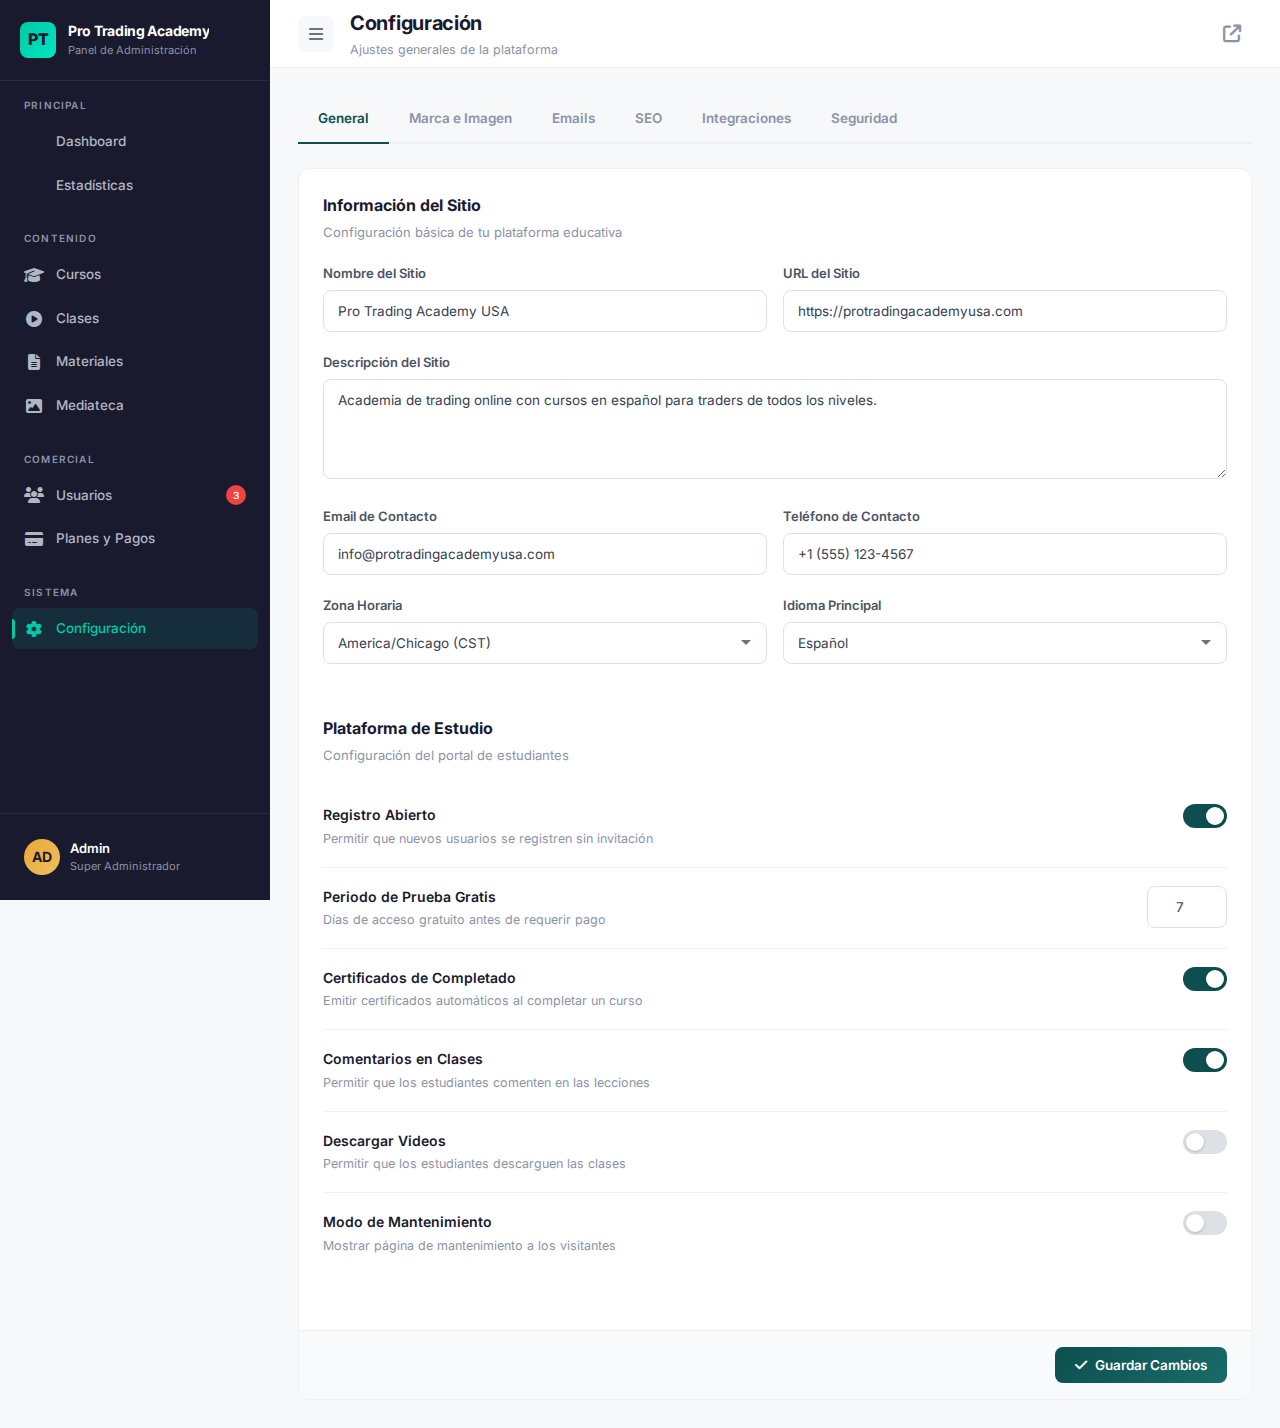
<file: admin/configuracion.html>
<!DOCTYPE html>
<html lang="es">
<head>
  <meta charset="UTF-8">
  <meta name="viewport" content="width=device-width, initial-scale=1.0">
  <title>Configuración - Admin Pro Trading Academy</title>
  <link href="https://fonts.googleapis.com/css2?family=Inter:wght@300;400;500;600;700;800&display=swap" rel="stylesheet">
  <link rel="stylesheet" href="https://cdnjs.cloudflare.com/ajax/libs/font-awesome/6.4.0/css/all.min.css">
  <link rel="stylesheet" href="css/admin.css">
</head>
<body>
<div class="admin-layout">

  <!-- Sidebar -->
  <aside class="admin-sidebar">
    <div class="sidebar-header">
      <div class="sidebar-logo">PT</div>
      <div class="sidebar-brand">
        <span class="sidebar-brand-name">Pro Trading Academy</span>
        <span class="sidebar-brand-sub">Panel de Administración</span>
      </div>
    </div>
    <nav class="sidebar-nav">
      <div class="nav-section">
        <div class="nav-section-title">Principal</div>
        <a href="index.html" class="nav-item"><i class="fa-solid fa-grid-2"></i><span class="nav-item-text">Dashboard</span></a>
        <a href="estadisticas.html" class="nav-item"><i class="fa-solid fa-chart-mixed"></i><span class="nav-item-text">Estadísticas</span></a>
      </div>
      <div class="nav-section">
        <div class="nav-section-title">Contenido</div>
        <a href="cursos.html" class="nav-item"><i class="fa-solid fa-graduation-cap"></i><span class="nav-item-text">Cursos</span></a>
        <a href="clases.html" class="nav-item"><i class="fa-solid fa-play-circle"></i><span class="nav-item-text">Clases</span></a>
        <a href="materiales.html" class="nav-item"><i class="fa-solid fa-file-lines"></i><span class="nav-item-text">Materiales</span></a>
        <a href="media.html" class="nav-item"><i class="fa-solid fa-image"></i><span class="nav-item-text">Mediateca</span></a>
      </div>
      <div class="nav-section">
        <div class="nav-section-title">Comercial</div>
        <a href="usuarios.html" class="nav-item"><i class="fa-solid fa-users"></i><span class="nav-item-text">Usuarios</span><span class="badge">3</span></a>
        <a href="planes.html" class="nav-item"><i class="fa-solid fa-credit-card"></i><span class="nav-item-text">Planes y Pagos</span></a>
      </div>
      <div class="nav-section">
        <div class="nav-section-title">Sistema</div>
        <a href="configuracion.html" class="nav-item active"><i class="fa-solid fa-gear"></i><span class="nav-item-text">Configuración</span></a>
      </div>
    </nav>
    <div class="sidebar-footer">
      <div class="sidebar-user">
        <div class="sidebar-user-avatar">AD</div>
        <div class="sidebar-user-info">
          <div class="sidebar-user-name">Admin</div>
          <div class="sidebar-user-role">Super Administrador</div>
        </div>
      </div>
    </div>
  </aside>

  <!-- Main -->
  <main class="admin-main">
    <header class="admin-header">
      <div class="header-left">
        <button class="sidebar-toggle"><i class="fa-solid fa-bars"></i></button>
        <div class="header-title">
          <h1>Configuración</h1>
          <p>Ajustes generales de la plataforma</p>
        </div>
      </div>
      <div class="header-right">
        <button class="header-btn" onclick="window.location.href='../index.html'"><i class="fa-solid fa-arrow-up-right-from-square"></i></button>
      </div>
    </header>

    <div class="admin-content">

      <!-- Tabs -->
      <div class="tabs">
        <div class="tab active" data-tab="tab-general">General</div>
        <div class="tab" data-tab="tab-branding">Marca e Imagen</div>
        <div class="tab" data-tab="tab-emails">Emails</div>
        <div class="tab" data-tab="tab-seo">SEO</div>
        <div class="tab" data-tab="tab-integrations">Integraciones</div>
        <div class="tab" data-tab="tab-security">Seguridad</div>
      </div>

      <!-- Tab: General -->
      <div class="tab-content active" id="tab-general">
        <div class="card">
          <div class="card-body">
            <div class="settings-section">
              <h3 class="settings-section-title">Información del Sitio</h3>
              <p class="settings-section-desc">Configuración básica de tu plataforma educativa</p>

              <div class="form-row">
                <div class="form-group">
                  <label class="form-label">Nombre del Sitio</label>
                  <input type="text" class="form-control" value="Pro Trading Academy USA">
                </div>
                <div class="form-group">
                  <label class="form-label">URL del Sitio</label>
                  <input type="url" class="form-control" value="https://protradingacademyusa.com">
                </div>
              </div>

              <div class="form-group">
                <label class="form-label">Descripción del Sitio</label>
                <textarea class="form-control" rows="2">Academia de trading online con cursos en español para traders de todos los niveles.</textarea>
              </div>

              <div class="form-row">
                <div class="form-group">
                  <label class="form-label">Email de Contacto</label>
                  <input type="email" class="form-control" value="info@protradingacademyusa.com">
                </div>
                <div class="form-group">
                  <label class="form-label">Teléfono de Contacto</label>
                  <input type="tel" class="form-control" value="+1 (555) 123-4567">
                </div>
              </div>

              <div class="form-row">
                <div class="form-group">
                  <label class="form-label">Zona Horaria</label>
                  <select class="form-control">
                    <option>America/New_York (EST)</option>
                    <option selected>America/Chicago (CST)</option>
                    <option>America/Denver (MST)</option>
                    <option>America/Los_Angeles (PST)</option>
                    <option>America/Mexico_City</option>
                    <option>America/Bogota</option>
                  </select>
                </div>
                <div class="form-group">
                  <label class="form-label">Idioma Principal</label>
                  <select class="form-control">
                    <option selected>Español</option>
                    <option>English</option>
                  </select>
                </div>
              </div>
            </div>

            <div class="settings-section">
              <h3 class="settings-section-title">Plataforma de Estudio</h3>
              <p class="settings-section-desc">Configuración del portal de estudiantes</p>

              <div class="settings-row">
                <div class="settings-row-info">
                  <div class="settings-row-label">Registro Abierto</div>
                  <div class="settings-row-desc">Permitir que nuevos usuarios se registren sin invitación</div>
                </div>
                <div class="settings-row-control">
                  <label class="form-switch"><input type="checkbox" checked><span class="slider"></span></label>
                </div>
              </div>

              <div class="settings-row">
                <div class="settings-row-info">
                  <div class="settings-row-label">Periodo de Prueba Gratis</div>
                  <div class="settings-row-desc">Días de acceso gratuito antes de requerir pago</div>
                </div>
                <div class="settings-row-control">
                  <input type="number" class="form-control" value="7" style="width: 80px; text-align: center;">
                </div>
              </div>

              <div class="settings-row">
                <div class="settings-row-info">
                  <div class="settings-row-label">Certificados de Completado</div>
                  <div class="settings-row-desc">Emitir certificados automáticos al completar un curso</div>
                </div>
                <div class="settings-row-control">
                  <label class="form-switch"><input type="checkbox" checked><span class="slider"></span></label>
                </div>
              </div>

              <div class="settings-row">
                <div class="settings-row-info">
                  <div class="settings-row-label">Comentarios en Clases</div>
                  <div class="settings-row-desc">Permitir que los estudiantes comenten en las lecciones</div>
                </div>
                <div class="settings-row-control">
                  <label class="form-switch"><input type="checkbox" checked><span class="slider"></span></label>
                </div>
              </div>

              <div class="settings-row">
                <div class="settings-row-info">
                  <div class="settings-row-label">Descargar Videos</div>
                  <div class="settings-row-desc">Permitir que los estudiantes descarguen las clases</div>
                </div>
                <div class="settings-row-control">
                  <label class="form-switch"><input type="checkbox"><span class="slider"></span></label>
                </div>
              </div>

              <div class="settings-row">
                <div class="settings-row-info">
                  <div class="settings-row-label">Modo de Mantenimiento</div>
                  <div class="settings-row-desc">Mostrar página de mantenimiento a los visitantes</div>
                </div>
                <div class="settings-row-control">
                  <label class="form-switch"><input type="checkbox"><span class="slider"></span></label>
                </div>
              </div>
            </div>
          </div>
          <div class="card-footer" style="display: flex; justify-content: flex-end;">
            <button class="btn btn-primary" onclick="AdminToast.success('Configuración guardada', 'Los cambios se han aplicado correctamente')">
              <i class="fa-solid fa-check"></i> Guardar Cambios
            </button>
          </div>
        </div>
      </div>

      <!-- Tab: Branding -->
      <div class="tab-content" id="tab-branding">
        <div class="card">
          <div class="card-body">
            <div class="settings-section">
              <h3 class="settings-section-title">Logo e Identidad</h3>
              <p class="settings-section-desc">Personaliza la apariencia de tu plataforma</p>

              <div class="form-row">
                <div class="form-group">
                  <label class="form-label">Logo Principal</label>
                  <div class="file-upload-area" style="padding: 24px;">
                    <input type="file" accept="image/*,.svg">
                    <div style="display: flex; align-items: center; justify-content: center; height: 40px; margin-bottom: 8px;">
                      <span style="font-size: 20px; font-weight: 800; color: var(--primary);">PT</span>
                      <span style="font-size: 12px; margin-left: 8px; color: var(--gray-500);">logo-actual.svg</span>
                    </div>
                    <div class="file-upload-text"><strong>Cambiar logo</strong></div>
                    <div class="file-upload-hint">SVG, PNG. Recomendado: 200x60px</div>
                  </div>
                </div>
                <div class="form-group">
                  <label class="form-label">Favicon</label>
                  <div class="file-upload-area" style="padding: 24px;">
                    <input type="file" accept="image/x-icon,image/png">
                    <div class="file-upload-icon" style="font-size: 24px;"><i class="fa-solid fa-globe"></i></div>
                    <div class="file-upload-text"><strong>Subir favicon</strong></div>
                    <div class="file-upload-hint">ICO o PNG. 32x32px</div>
                  </div>
                </div>
              </div>

              <div class="form-group">
                <label class="form-label">Colores de Marca</label>
                <div style="display: grid; grid-template-columns: repeat(4, 1fr); gap: 16px;">
                  <div>
                    <label class="form-label text-small">Primario</label>
                    <div style="display: flex; gap: 8px; align-items: center;">
                      <input type="color" value="#0d4f4f" style="width: 42px; height: 42px; border: 1px solid var(--gray-200); border-radius: 8px; padding: 2px; cursor: pointer;">
                      <input type="text" class="form-control" value="#0d4f4f" style="font-family: monospace; font-size: 13px;">
                    </div>
                  </div>
                  <div>
                    <label class="form-label text-small">Secundario</label>
                    <div style="display: flex; gap: 8px; align-items: center;">
                      <input type="color" value="#e8a838" style="width: 42px; height: 42px; border: 1px solid var(--gray-200); border-radius: 8px; padding: 2px; cursor: pointer;">
                      <input type="text" class="form-control" value="#e8a838" style="font-family: monospace; font-size: 13px;">
                    </div>
                  </div>
                  <div>
                    <label class="form-label text-small">Acento</label>
                    <div style="display: flex; gap: 8px; align-items: center;">
                      <input type="color" value="#00c9a7" style="width: 42px; height: 42px; border: 1px solid var(--gray-200); border-radius: 8px; padding: 2px; cursor: pointer;">
                      <input type="text" class="form-control" value="#00c9a7" style="font-family: monospace; font-size: 13px;">
                    </div>
                  </div>
                  <div>
                    <label class="form-label text-small">Oscuro</label>
                    <div style="display: flex; gap: 8px; align-items: center;">
                      <input type="color" value="#1a1a2e" style="width: 42px; height: 42px; border: 1px solid var(--gray-200); border-radius: 8px; padding: 2px; cursor: pointer;">
                      <input type="text" class="form-control" value="#1a1a2e" style="font-family: monospace; font-size: 13px;">
                    </div>
                  </div>
                </div>
              </div>
            </div>

            <div class="settings-section">
              <h3 class="settings-section-title">Redes Sociales</h3>
              <p class="settings-section-desc">Enlaces a tus perfiles sociales</p>

              <div class="form-row">
                <div class="form-group">
                  <label class="form-label"><i class="fa-brands fa-instagram" style="color: #E4405F;"></i> Instagram</label>
                  <input type="url" class="form-control" placeholder="https://instagram.com/..." value="https://instagram.com/protradingacademyusa">
                </div>
                <div class="form-group">
                  <label class="form-label"><i class="fa-brands fa-youtube" style="color: #FF0000;"></i> YouTube</label>
                  <input type="url" class="form-control" placeholder="https://youtube.com/..." value="https://youtube.com/@protradingacademyusa">
                </div>
              </div>
              <div class="form-row">
                <div class="form-group">
                  <label class="form-label"><i class="fa-brands fa-facebook" style="color: #1877F2;"></i> Facebook</label>
                  <input type="url" class="form-control" placeholder="https://facebook.com/...">
                </div>
                <div class="form-group">
                  <label class="form-label"><i class="fa-brands fa-tiktok"></i> TikTok</label>
                  <input type="url" class="form-control" placeholder="https://tiktok.com/...">
                </div>
              </div>
              <div class="form-row">
                <div class="form-group">
                  <label class="form-label"><i class="fa-brands fa-telegram" style="color: #0088cc;"></i> Telegram</label>
                  <input type="url" class="form-control" placeholder="https://t.me/...">
                </div>
                <div class="form-group">
                  <label class="form-label"><i class="fa-brands fa-discord" style="color: #5865F2;"></i> Discord</label>
                  <input type="url" class="form-control" placeholder="https://discord.gg/...">
                </div>
              </div>
            </div>
          </div>
          <div class="card-footer" style="display: flex; justify-content: flex-end;">
            <button class="btn btn-primary" onclick="AdminToast.success('Marca actualizada', 'Los cambios de marca se han guardado')">
              <i class="fa-solid fa-check"></i> Guardar Cambios
            </button>
          </div>
        </div>
      </div>

      <!-- Tab: Emails -->
      <div class="tab-content" id="tab-emails">
        <div class="card">
          <div class="card-body">
            <div class="settings-section">
              <h3 class="settings-section-title">Configuración de Email</h3>
              <p class="settings-section-desc">Configura los emails automáticos de la plataforma</p>

              <div class="form-row">
                <div class="form-group">
                  <label class="form-label">Email Remitente</label>
                  <input type="email" class="form-control" value="noreply@protradingacademyusa.com">
                </div>
                <div class="form-group">
                  <label class="form-label">Nombre Remitente</label>
                  <input type="text" class="form-control" value="Pro Trading Academy">
                </div>
              </div>

              <div class="form-row-3">
                <div class="form-group">
                  <label class="form-label">Proveedor SMTP</label>
                  <select class="form-control">
                    <option>SendGrid</option>
                    <option>Amazon SES</option>
                    <option>Mailgun</option>
                    <option selected>SMTP Personalizado</option>
                  </select>
                </div>
                <div class="form-group">
                  <label class="form-label">Host SMTP</label>
                  <input type="text" class="form-control" placeholder="smtp.ejemplo.com">
                </div>
                <div class="form-group">
                  <label class="form-label">Puerto</label>
                  <input type="number" class="form-control" value="587">
                </div>
              </div>
            </div>

            <div class="settings-section">
              <h3 class="settings-section-title">Notificaciones por Email</h3>
              <p class="settings-section-desc">Controla qué emails se envían automáticamente</p>

              <div class="settings-row">
                <div class="settings-row-info">
                  <div class="settings-row-label">Bienvenida al Registrarse</div>
                  <div class="settings-row-desc">Email de bienvenida con credenciales y guía de inicio</div>
                </div>
                <div class="settings-row-control">
                  <label class="form-switch"><input type="checkbox" checked><span class="slider"></span></label>
                </div>
              </div>

              <div class="settings-row">
                <div class="settings-row-info">
                  <div class="settings-row-label">Confirmación de Pago</div>
                  <div class="settings-row-desc">Recibo y confirmación después de cada compra</div>
                </div>
                <div class="settings-row-control">
                  <label class="form-switch"><input type="checkbox" checked><span class="slider"></span></label>
                </div>
              </div>

              <div class="settings-row">
                <div class="settings-row-info">
                  <div class="settings-row-label">Recordatorio de Actividad</div>
                  <div class="settings-row-desc">Recordar a usuarios inactivos que continúen sus cursos</div>
                </div>
                <div class="settings-row-control">
                  <label class="form-switch"><input type="checkbox" checked><span class="slider"></span></label>
                </div>
              </div>

              <div class="settings-row">
                <div class="settings-row-info">
                  <div class="settings-row-label">Nuevo Contenido Disponible</div>
                  <div class="settings-row-desc">Notificar cuando se publique nuevo contenido en sus cursos</div>
                </div>
                <div class="settings-row-control">
                  <label class="form-switch"><input type="checkbox" checked><span class="slider"></span></label>
                </div>
              </div>

              <div class="settings-row">
                <div class="settings-row-info">
                  <div class="settings-row-label">Certificado de Completado</div>
                  <div class="settings-row-desc">Enviar certificado al completar un curso</div>
                </div>
                <div class="settings-row-control">
                  <label class="form-switch"><input type="checkbox" checked><span class="slider"></span></label>
                </div>
              </div>

              <div class="settings-row">
                <div class="settings-row-info">
                  <div class="settings-row-label">Newsletter Semanal</div>
                  <div class="settings-row-desc">Resumen semanal con tips de trading y actualizaciones</div>
                </div>
                <div class="settings-row-control">
                  <label class="form-switch"><input type="checkbox"><span class="slider"></span></label>
                </div>
              </div>
            </div>
          </div>
          <div class="card-footer" style="display: flex; gap: 10px; justify-content: flex-end;">
            <button class="btn btn-secondary" onclick="AdminToast.info('Email de prueba enviado', 'Revisa tu bandeja de entrada')">
              <i class="fa-solid fa-paper-plane"></i> Enviar Email de Prueba
            </button>
            <button class="btn btn-primary" onclick="AdminToast.success('Email configurado', 'Los ajustes de email se han guardado')">
              <i class="fa-solid fa-check"></i> Guardar
            </button>
          </div>
        </div>
      </div>

      <!-- Tab: SEO -->
      <div class="tab-content" id="tab-seo">
        <div class="card">
          <div class="card-body">
            <div class="settings-section">
              <h3 class="settings-section-title">SEO y Meta Tags</h3>
              <p class="settings-section-desc">Optimiza tu sitio para motores de búsqueda</p>

              <div class="form-group">
                <label class="form-label">Título del Sitio (Title Tag)</label>
                <input type="text" class="form-control" value="Pro Trading Academy USA - Aprende Trading Online">
                <div class="form-hint">Recomendado: 50-60 caracteres</div>
              </div>

              <div class="form-group">
                <label class="form-label">Meta Descripción</label>
                <textarea class="form-control" rows="2">Aprende trading online con los mejores cursos en español. Desde principiante hasta trader profesional. Clases en vivo, mentorías y comunidad.</textarea>
                <div class="form-hint">Recomendado: 150-160 caracteres</div>
              </div>

              <div class="form-group">
                <label class="form-label">Palabras Clave</label>
                <div class="tag-input-container">
                  <span class="tag">trading online <button class="remove">&times;</button></span>
                  <span class="tag">cursos trading <button class="remove">&times;</button></span>
                  <span class="tag">forex <button class="remove">&times;</button></span>
                  <span class="tag">academia trading <button class="remove">&times;</button></span>
                  <span class="tag">aprender trading <button class="remove">&times;</button></span>
                  <input type="text" class="tag-input" placeholder="Añadir keyword...">
                </div>
              </div>

              <div class="form-group">
                <label class="form-label">Imagen OG (Open Graph)</label>
                <div class="file-upload-area" style="padding: 24px;">
                  <input type="file" accept="image/*">
                  <div class="file-upload-icon" style="font-size: 24px;"><i class="fa-solid fa-share-nodes"></i></div>
                  <div class="file-upload-text"><strong>Subir imagen para redes sociales</strong></div>
                  <div class="file-upload-hint">Recomendado: 1200x630px</div>
                </div>
              </div>

              <div class="form-group">
                <label class="form-label">Google Analytics ID</label>
                <input type="text" class="form-control" placeholder="G-XXXXXXXXXX" value="G-ABC123DEF4">
              </div>

              <div class="form-group">
                <label class="form-label">Google Tag Manager ID</label>
                <input type="text" class="form-control" placeholder="GTM-XXXXXXX">
              </div>

              <div class="form-group">
                <label class="form-label">Facebook Pixel ID</label>
                <input type="text" class="form-control" placeholder="123456789012345">
              </div>
            </div>

            <div class="settings-section">
              <h3 class="settings-section-title">Robots & Sitemap</h3>

              <div class="settings-row">
                <div class="settings-row-info">
                  <div class="settings-row-label">Indexación de Buscadores</div>
                  <div class="settings-row-desc">Permitir que Google y otros buscadores indexen el sitio</div>
                </div>
                <div class="settings-row-control">
                  <label class="form-switch"><input type="checkbox" checked><span class="slider"></span></label>
                </div>
              </div>

              <div class="settings-row">
                <div class="settings-row-info">
                  <div class="settings-row-label">Sitemap Automático</div>
                  <div class="settings-row-desc">Generar sitemap.xml automáticamente</div>
                </div>
                <div class="settings-row-control">
                  <label class="form-switch"><input type="checkbox" checked><span class="slider"></span></label>
                </div>
              </div>
            </div>
          </div>
          <div class="card-footer" style="display: flex; justify-content: flex-end;">
            <button class="btn btn-primary" onclick="AdminToast.success('SEO actualizado', 'Los meta tags se han guardado')">
              <i class="fa-solid fa-check"></i> Guardar Cambios
            </button>
          </div>
        </div>
      </div>

      <!-- Tab: Integrations -->
      <div class="tab-content" id="tab-integrations">
        <div class="card">
          <div class="card-body">
            <div class="settings-section">
              <h3 class="settings-section-title">Pasarela de Pagos</h3>
              <p class="settings-section-desc">Configuración de Stripe para procesar pagos</p>

              <div class="stripe-config" style="margin-bottom: 0;">
                <div style="display: flex; align-items: center; gap: 12px; margin-bottom: 16px;">
                  <i class="fa-brands fa-stripe" style="font-size: 32px;"></i>
                  <div>
                    <h3 style="font-size: 16px; margin: 0;">Stripe</h3>
                    <p style="margin: 0; font-size: 12px;">Procesa pagos con tarjeta de crédito/débito</p>
                  </div>
                  <span class="status-badge" style="background: rgba(255,255,255,0.2); color: #fff; margin-left: auto;">Modo Test</span>
                </div>
                <div class="stripe-input-group">
                  <label>Publishable Key</label>
                  <input type="text" placeholder="pk_test_..." value="pk_test_51abc...">
                </div>
                <div class="stripe-input-group">
                  <label>Secret Key</label>
                  <input type="password" placeholder="sk_test_..." value="sk_test_51abc...">
                </div>
                <div class="stripe-input-group">
                  <label>Webhook Secret</label>
                  <input type="password" placeholder="whsec_..." value="whsec_abc123...">
                </div>
                <div class="stripe-input-group">
                  <label>Webhook URL</label>
                  <input type="text" value="https://protradingacademyusa.com/api/webhooks/stripe" readonly>
                </div>
              </div>
            </div>

            <div class="settings-section" style="margin-top: 28px;">
              <h3 class="settings-section-title">Otras Integraciones</h3>

              <div class="settings-row">
                <div class="settings-row-info">
                  <div class="settings-row-label"><i class="fa-brands fa-google" style="margin-right: 6px; color: #4285f4;"></i> Google OAuth</div>
                  <div class="settings-row-desc">Login con cuenta de Google</div>
                </div>
                <div class="settings-row-control">
                  <label class="form-switch"><input type="checkbox" checked><span class="slider"></span></label>
                </div>
              </div>

              <div class="settings-row">
                <div class="settings-row-info">
                  <div class="settings-row-label"><i class="fa-brands fa-facebook" style="margin-right: 6px; color: #1877F2;"></i> Facebook OAuth</div>
                  <div class="settings-row-desc">Login con cuenta de Facebook</div>
                </div>
                <div class="settings-row-control">
                  <label class="form-switch"><input type="checkbox"><span class="slider"></span></label>
                </div>
              </div>

              <div class="settings-row">
                <div class="settings-row-info">
                  <div class="settings-row-label"><i class="fa-solid fa-video" style="margin-right: 6px; color: #2D8CFF;"></i> Zoom Integration</div>
                  <div class="settings-row-desc">Integración para clases en vivo y mentorías</div>
                </div>
                <div class="settings-row-control">
                  <label class="form-switch"><input type="checkbox"><span class="slider"></span></label>
                </div>
              </div>

              <div class="settings-row">
                <div class="settings-row-info">
                  <div class="settings-row-label"><i class="fa-brands fa-whatsapp" style="margin-right: 6px; color: #25D366;"></i> WhatsApp Business</div>
                  <div class="settings-row-desc">Chat de soporte y notificaciones vía WhatsApp</div>
                </div>
                <div class="settings-row-control">
                  <label class="form-switch"><input type="checkbox"><span class="slider"></span></label>
                </div>
              </div>
            </div>
          </div>
          <div class="card-footer" style="display: flex; gap: 10px; justify-content: flex-end;">
            <button class="btn btn-secondary"><i class="fa-solid fa-vial"></i> Probar Conexiones</button>
            <button class="btn btn-primary" onclick="AdminToast.success('Integraciones guardadas', 'Las configuraciones de API se han actualizado')">
              <i class="fa-solid fa-check"></i> Guardar
            </button>
          </div>
        </div>
      </div>

      <!-- Tab: Security -->
      <div class="tab-content" id="tab-security">
        <div class="card">
          <div class="card-body">
            <div class="settings-section">
              <h3 class="settings-section-title">Seguridad de la Cuenta</h3>
              <p class="settings-section-desc">Protege tu cuenta de administrador</p>

              <div class="form-row">
                <div class="form-group">
                  <label class="form-label">Contraseña Actual</label>
                  <input type="password" class="form-control" placeholder="Tu contraseña actual">
                </div>
                <div></div>
              </div>
              <div class="form-row">
                <div class="form-group">
                  <label class="form-label">Nueva Contraseña</label>
                  <input type="password" class="form-control" placeholder="Mínimo 8 caracteres">
                </div>
                <div class="form-group">
                  <label class="form-label">Confirmar Contraseña</label>
                  <input type="password" class="form-control" placeholder="Repetir contraseña">
                </div>
              </div>
            </div>

            <div class="settings-section">
              <h3 class="settings-section-title">Opciones de Seguridad</h3>

              <div class="settings-row">
                <div class="settings-row-info">
                  <div class="settings-row-label">Autenticación de Dos Factores (2FA)</div>
                  <div class="settings-row-desc">Añadir una capa extra de seguridad a tu cuenta</div>
                </div>
                <div class="settings-row-control">
                  <label class="form-switch"><input type="checkbox"><span class="slider"></span></label>
                </div>
              </div>

              <div class="settings-row">
                <div class="settings-row-info">
                  <div class="settings-row-label">Sesiones Activas</div>
                  <div class="settings-row-desc">Cerrar todas las sesiones excepto la actual</div>
                </div>
                <div class="settings-row-control">
                  <button class="btn btn-sm btn-danger">Cerrar Sesiones</button>
                </div>
              </div>

              <div class="settings-row">
                <div class="settings-row-info">
                  <div class="settings-row-label">Protección de Contenido</div>
                  <div class="settings-row-desc">Prevenir descarga no autorizada de videos (DRM básico)</div>
                </div>
                <div class="settings-row-control">
                  <label class="form-switch"><input type="checkbox" checked><span class="slider"></span></label>
                </div>
              </div>

              <div class="settings-row">
                <div class="settings-row-info">
                  <div class="settings-row-label">Límite de Dispositivos</div>
                  <div class="settings-row-desc">Máximo de dispositivos simultáneos por usuario</div>
                </div>
                <div class="settings-row-control">
                  <input type="number" class="form-control" value="3" min="1" max="10" style="width: 80px; text-align: center;">
                </div>
              </div>

              <div class="settings-row">
                <div class="settings-row-info">
                  <div class="settings-row-label">Logs de Actividad</div>
                  <div class="settings-row-desc">Registrar actividad de administradores</div>
                </div>
                <div class="settings-row-control">
                  <label class="form-switch"><input type="checkbox" checked><span class="slider"></span></label>
                </div>
              </div>
            </div>
          </div>
          <div class="card-footer" style="display: flex; justify-content: flex-end;">
            <button class="btn btn-primary" onclick="AdminToast.success('Seguridad actualizada', 'Los ajustes de seguridad se han guardado')">
              <i class="fa-solid fa-check"></i> Guardar Cambios
            </button>
          </div>
        </div>
      </div>

    </div>
  </main>
</div>

<script src="js/admin.js"></script>
</body>
</html>
</file>
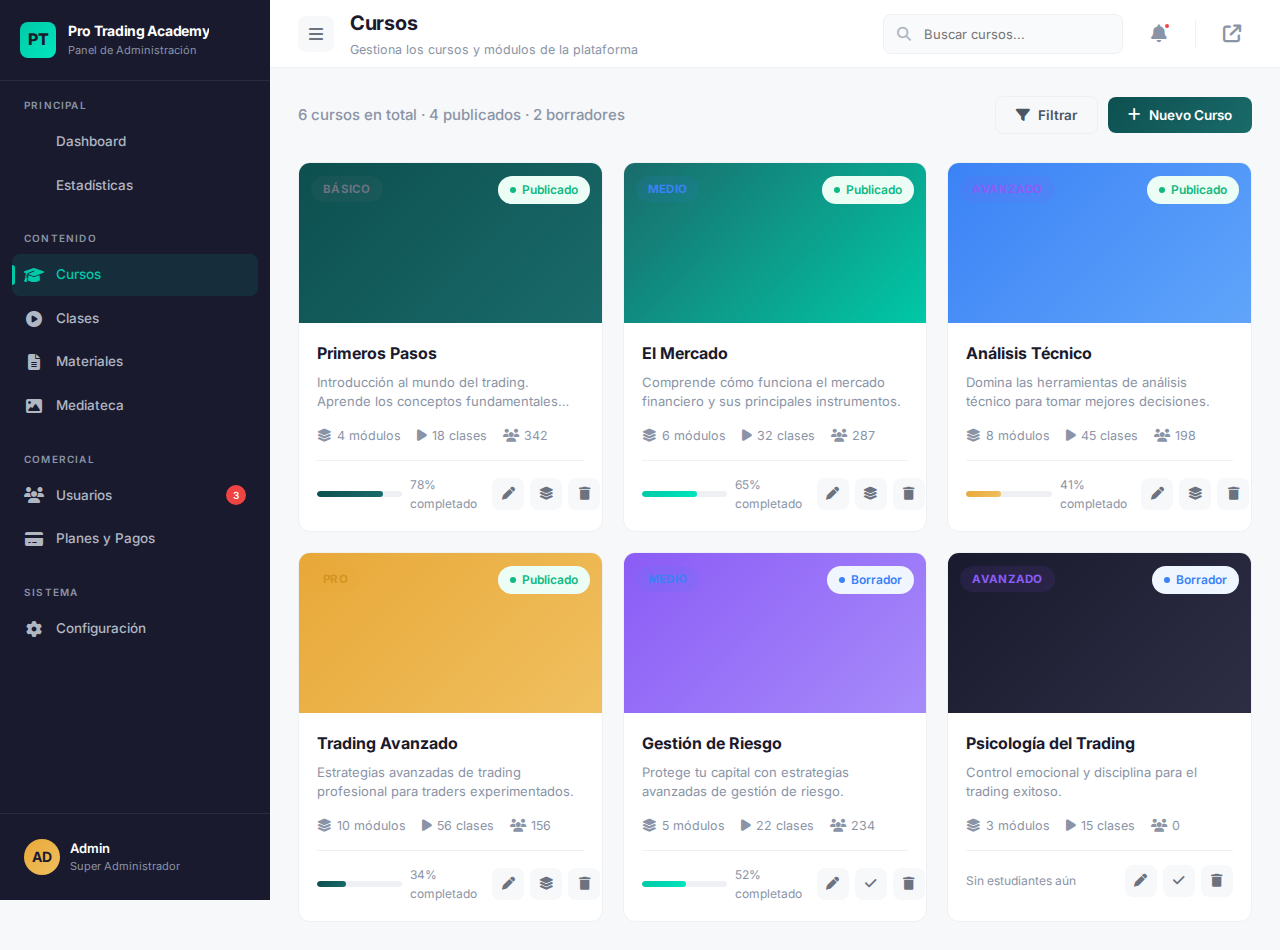
<file: admin/cursos.html>
<!DOCTYPE html>
<html lang="es">
<head>
  <meta charset="UTF-8">
  <meta name="viewport" content="width=device-width, initial-scale=1.0">
  <title>Cursos - Admin Pro Trading Academy</title>
  <link href="https://fonts.googleapis.com/css2?family=Inter:wght@300;400;500;600;700;800&display=swap" rel="stylesheet">
  <link rel="stylesheet" href="https://cdnjs.cloudflare.com/ajax/libs/font-awesome/6.4.0/css/all.min.css">
  <link rel="stylesheet" href="css/admin.css">
</head>
<body>
<div class="admin-layout">

  <!-- Sidebar -->
  <aside class="admin-sidebar">
    <div class="sidebar-header">
      <div class="sidebar-logo">PT</div>
      <div class="sidebar-brand">
        <span class="sidebar-brand-name">Pro Trading Academy</span>
        <span class="sidebar-brand-sub">Panel de Administración</span>
      </div>
    </div>
    <nav class="sidebar-nav">
      <div class="nav-section">
        <div class="nav-section-title">Principal</div>
        <a href="index.html" class="nav-item"><i class="fa-solid fa-grid-2"></i><span class="nav-item-text">Dashboard</span></a>
        <a href="estadisticas.html" class="nav-item"><i class="fa-solid fa-chart-mixed"></i><span class="nav-item-text">Estadísticas</span></a>
      </div>
      <div class="nav-section">
        <div class="nav-section-title">Contenido</div>
        <a href="cursos.html" class="nav-item active"><i class="fa-solid fa-graduation-cap"></i><span class="nav-item-text">Cursos</span></a>
        <a href="clases.html" class="nav-item"><i class="fa-solid fa-play-circle"></i><span class="nav-item-text">Clases</span></a>
        <a href="materiales.html" class="nav-item"><i class="fa-solid fa-file-lines"></i><span class="nav-item-text">Materiales</span></a>
        <a href="media.html" class="nav-item"><i class="fa-solid fa-image"></i><span class="nav-item-text">Mediateca</span></a>
      </div>
      <div class="nav-section">
        <div class="nav-section-title">Comercial</div>
        <a href="usuarios.html" class="nav-item"><i class="fa-solid fa-users"></i><span class="nav-item-text">Usuarios</span><span class="badge">3</span></a>
        <a href="planes.html" class="nav-item"><i class="fa-solid fa-credit-card"></i><span class="nav-item-text">Planes y Pagos</span></a>
      </div>
      <div class="nav-section">
        <div class="nav-section-title">Sistema</div>
        <a href="configuracion.html" class="nav-item"><i class="fa-solid fa-gear"></i><span class="nav-item-text">Configuración</span></a>
      </div>
    </nav>
    <div class="sidebar-footer">
      <div class="sidebar-user">
        <div class="sidebar-user-avatar">AD</div>
        <div class="sidebar-user-info">
          <div class="sidebar-user-name">Admin</div>
          <div class="sidebar-user-role">Super Administrador</div>
        </div>
      </div>
    </div>
  </aside>

  <!-- Main -->
  <main class="admin-main">
    <header class="admin-header">
      <div class="header-left">
        <button class="sidebar-toggle"><i class="fa-solid fa-bars"></i></button>
        <div class="header-title">
          <h1>Cursos</h1>
          <p>Gestiona los cursos y módulos de la plataforma</p>
        </div>
      </div>
      <div class="header-right">
        <div class="header-search">
          <i class="fa-solid fa-magnifying-glass"></i>
          <input type="text" placeholder="Buscar cursos...">
        </div>
        <button class="header-btn"><i class="fa-solid fa-bell"></i><span class="notification-dot"></span></button>
        <div class="header-divider"></div>
        <button class="header-btn" onclick="window.location.href='../index.html'"><i class="fa-solid fa-arrow-up-right-from-square"></i></button>
      </div>
    </header>

    <div class="admin-content">

      <!-- Page Header -->
      <div class="page-header">
        <div>
          <h2 style="font-size: 15px; color: var(--gray-500); font-weight: 500;">6 cursos en total · 4 publicados · 2 borradores</h2>
        </div>
        <div class="page-header-actions">
          <button class="btn btn-secondary"><i class="fa-solid fa-filter"></i> Filtrar</button>
          <button class="btn btn-primary" onclick="AdminModal.open('modal-course')"><i class="fa-solid fa-plus"></i> Nuevo Curso</button>
        </div>
      </div>

      <!-- Courses Grid -->
      <div class="course-grid">
        <!-- Course 1 -->
        <div class="course-card-admin">
          <div class="course-card-thumb" style="background: linear-gradient(135deg, #0d4f4f, #1a6b6b);">
            <div class="course-card-status"><span class="status-badge active">Publicado</span></div>
            <div class="course-card-plan"><span class="plan-badge basico">Básico</span></div>
          </div>
          <div class="course-card-body">
            <h3 class="course-card-title">Primeros Pasos</h3>
            <p class="course-card-desc">Introducción al mundo del trading. Aprende los conceptos fundamentales para comenzar.</p>
            <div class="course-card-meta">
              <span><i class="fa-solid fa-layer-group"></i> 4 módulos</span>
              <span><i class="fa-solid fa-play"></i> 18 clases</span>
              <span><i class="fa-solid fa-users"></i> 342</span>
            </div>
            <div class="course-card-footer">
              <div style="display: flex; align-items: center; gap: 8px;">
                <div class="progress-bar" style="width: 100px;">
                  <div class="progress-bar-fill" style="width: 78%;"></div>
                </div>
                <span class="text-small text-muted">78% completado</span>
              </div>
              <div class="table-actions">
                <button class="table-action-btn" title="Editar" onclick="AdminModal.open('modal-course')"><i class="fa-solid fa-pen"></i></button>
                <button class="table-action-btn" title="Módulos" onclick="AdminModal.open('modal-modules')"><i class="fa-solid fa-layer-group"></i></button>
                <button class="table-action-btn danger" title="Eliminar" onclick="confirmDelete('Primeros Pasos')"><i class="fa-solid fa-trash"></i></button>
              </div>
            </div>
          </div>
        </div>

        <!-- Course 2 -->
        <div class="course-card-admin">
          <div class="course-card-thumb" style="background: linear-gradient(135deg, #1a6b6b, #00c9a7);">
            <div class="course-card-status"><span class="status-badge active">Publicado</span></div>
            <div class="course-card-plan"><span class="plan-badge medio">Medio</span></div>
          </div>
          <div class="course-card-body">
            <h3 class="course-card-title">El Mercado</h3>
            <p class="course-card-desc">Comprende cómo funciona el mercado financiero y sus principales instrumentos.</p>
            <div class="course-card-meta">
              <span><i class="fa-solid fa-layer-group"></i> 6 módulos</span>
              <span><i class="fa-solid fa-play"></i> 32 clases</span>
              <span><i class="fa-solid fa-users"></i> 287</span>
            </div>
            <div class="course-card-footer">
              <div style="display: flex; align-items: center; gap: 8px;">
                <div class="progress-bar" style="width: 100px;">
                  <div class="progress-bar-fill accent" style="width: 65%;"></div>
                </div>
                <span class="text-small text-muted">65% completado</span>
              </div>
              <div class="table-actions">
                <button class="table-action-btn" title="Editar"><i class="fa-solid fa-pen"></i></button>
                <button class="table-action-btn" title="Módulos"><i class="fa-solid fa-layer-group"></i></button>
                <button class="table-action-btn danger" title="Eliminar"><i class="fa-solid fa-trash"></i></button>
              </div>
            </div>
          </div>
        </div>

        <!-- Course 3 -->
        <div class="course-card-admin">
          <div class="course-card-thumb" style="background: linear-gradient(135deg, #3b82f6, #60a5fa);">
            <div class="course-card-status"><span class="status-badge active">Publicado</span></div>
            <div class="course-card-plan"><span class="plan-badge avanzado">Avanzado</span></div>
          </div>
          <div class="course-card-body">
            <h3 class="course-card-title">Análisis Técnico</h3>
            <p class="course-card-desc">Domina las herramientas de análisis técnico para tomar mejores decisiones.</p>
            <div class="course-card-meta">
              <span><i class="fa-solid fa-layer-group"></i> 8 módulos</span>
              <span><i class="fa-solid fa-play"></i> 45 clases</span>
              <span><i class="fa-solid fa-users"></i> 198</span>
            </div>
            <div class="course-card-footer">
              <div style="display: flex; align-items: center; gap: 8px;">
                <div class="progress-bar" style="width: 100px;">
                  <div class="progress-bar-fill gold" style="width: 41%;"></div>
                </div>
                <span class="text-small text-muted">41% completado</span>
              </div>
              <div class="table-actions">
                <button class="table-action-btn" title="Editar"><i class="fa-solid fa-pen"></i></button>
                <button class="table-action-btn" title="Módulos"><i class="fa-solid fa-layer-group"></i></button>
                <button class="table-action-btn danger" title="Eliminar"><i class="fa-solid fa-trash"></i></button>
              </div>
            </div>
          </div>
        </div>

        <!-- Course 4 -->
        <div class="course-card-admin">
          <div class="course-card-thumb" style="background: linear-gradient(135deg, #e8a838, #f0c060);">
            <div class="course-card-status"><span class="status-badge active">Publicado</span></div>
            <div class="course-card-plan"><span class="plan-badge pro">Pro</span></div>
          </div>
          <div class="course-card-body">
            <h3 class="course-card-title">Trading Avanzado</h3>
            <p class="course-card-desc">Estrategias avanzadas de trading profesional para traders experimentados.</p>
            <div class="course-card-meta">
              <span><i class="fa-solid fa-layer-group"></i> 10 módulos</span>
              <span><i class="fa-solid fa-play"></i> 56 clases</span>
              <span><i class="fa-solid fa-users"></i> 156</span>
            </div>
            <div class="course-card-footer">
              <div style="display: flex; align-items: center; gap: 8px;">
                <div class="progress-bar" style="width: 100px;">
                  <div class="progress-bar-fill" style="width: 34%;"></div>
                </div>
                <span class="text-small text-muted">34% completado</span>
              </div>
              <div class="table-actions">
                <button class="table-action-btn" title="Editar"><i class="fa-solid fa-pen"></i></button>
                <button class="table-action-btn" title="Módulos"><i class="fa-solid fa-layer-group"></i></button>
                <button class="table-action-btn danger" title="Eliminar"><i class="fa-solid fa-trash"></i></button>
              </div>
            </div>
          </div>
        </div>

        <!-- Course 5 (Draft) -->
        <div class="course-card-admin">
          <div class="course-card-thumb" style="background: linear-gradient(135deg, #8b5cf6, #a78bfa);">
            <div class="course-card-status"><span class="status-badge draft">Borrador</span></div>
            <div class="course-card-plan"><span class="plan-badge medio">Medio</span></div>
          </div>
          <div class="course-card-body">
            <h3 class="course-card-title">Gestión de Riesgo</h3>
            <p class="course-card-desc">Protege tu capital con estrategias avanzadas de gestión de riesgo.</p>
            <div class="course-card-meta">
              <span><i class="fa-solid fa-layer-group"></i> 5 módulos</span>
              <span><i class="fa-solid fa-play"></i> 22 clases</span>
              <span><i class="fa-solid fa-users"></i> 234</span>
            </div>
            <div class="course-card-footer">
              <div style="display: flex; align-items: center; gap: 8px;">
                <div class="progress-bar" style="width: 100px;">
                  <div class="progress-bar-fill accent" style="width: 52%;"></div>
                </div>
                <span class="text-small text-muted">52% completado</span>
              </div>
              <div class="table-actions">
                <button class="table-action-btn" title="Editar"><i class="fa-solid fa-pen"></i></button>
                <button class="table-action-btn success" title="Publicar"><i class="fa-solid fa-check"></i></button>
                <button class="table-action-btn danger" title="Eliminar"><i class="fa-solid fa-trash"></i></button>
              </div>
            </div>
          </div>
        </div>

        <!-- Course 6 (Draft) -->
        <div class="course-card-admin">
          <div class="course-card-thumb" style="background: linear-gradient(135deg, #1a1a2e, #2d2d44);">
            <div class="course-card-status"><span class="status-badge draft">Borrador</span></div>
            <div class="course-card-plan"><span class="plan-badge avanzado">Avanzado</span></div>
          </div>
          <div class="course-card-body">
            <h3 class="course-card-title">Psicología del Trading</h3>
            <p class="course-card-desc">Control emocional y disciplina para el trading exitoso.</p>
            <div class="course-card-meta">
              <span><i class="fa-solid fa-layer-group"></i> 3 módulos</span>
              <span><i class="fa-solid fa-play"></i> 15 clases</span>
              <span><i class="fa-solid fa-users"></i> 0</span>
            </div>
            <div class="course-card-footer">
              <div style="display: flex; align-items: center; gap: 8px;">
                <span class="text-small text-muted">Sin estudiantes aún</span>
              </div>
              <div class="table-actions">
                <button class="table-action-btn" title="Editar"><i class="fa-solid fa-pen"></i></button>
                <button class="table-action-btn success" title="Publicar"><i class="fa-solid fa-check"></i></button>
                <button class="table-action-btn danger" title="Eliminar"><i class="fa-solid fa-trash"></i></button>
              </div>
            </div>
          </div>
        </div>
      </div>

    </div>
  </main>
</div>

<!-- Modal: Nuevo/Editar Curso -->
<div class="modal-overlay" id="modal-course">
  <div class="modal large">
    <div class="modal-header">
      <h3>Nuevo Curso</h3>
      <button class="modal-close"><i class="fa-solid fa-xmark"></i></button>
    </div>
    <div class="modal-body">
      <div class="form-row">
        <div class="form-group">
          <label class="form-label">Nombre del Curso <span class="required">*</span></label>
          <input type="text" class="form-control" placeholder="Ej: Análisis Técnico Avanzado">
        </div>
        <div class="form-group">
          <label class="form-label">Slug (URL)</label>
          <input type="text" class="form-control" placeholder="analisis-tecnico-avanzado">
        </div>
      </div>

      <div class="form-group">
        <label class="form-label">Descripción <span class="required">*</span></label>
        <textarea class="form-control" rows="3" placeholder="Describe el contenido y objetivos del curso..."></textarea>
      </div>

      <div class="form-row-3">
        <div class="form-group">
          <label class="form-label">Plan Requerido <span class="required">*</span></label>
          <select class="form-control">
            <option value="">Seleccionar plan...</option>
            <option value="basico">Básico ($399)</option>
            <option value="medio">Medio ($699)</option>
            <option value="avanzado">Avanzado ($1,000)</option>
            <option value="pro">Pro Trading ($1,799)</option>
          </select>
        </div>
        <div class="form-group">
          <label class="form-label">Orden de Visualización</label>
          <input type="number" class="form-control" placeholder="1" min="1">
        </div>
        <div class="form-group">
          <label class="form-label">Estado</label>
          <select class="form-control">
            <option value="draft">Borrador</option>
            <option value="published">Publicado</option>
          </select>
        </div>
      </div>

      <div class="form-group">
        <label class="form-label">Imagen de Portada</label>
        <div class="file-upload-area">
          <input type="file" accept="image/*">
          <div class="file-upload-icon"><i class="fa-solid fa-cloud-arrow-up"></i></div>
          <div class="file-upload-text">Arrastra una imagen o <strong>haz clic para seleccionar</strong></div>
          <div class="file-upload-hint">PNG, JPG o WebP. Máximo 2MB. Recomendado: 1200x680px</div>
        </div>
      </div>

      <div class="form-group">
        <label class="form-label">Color de Fondo (Gradiente)</label>
        <div class="form-row">
          <div>
            <label class="form-label text-small">Color Inicial</label>
            <input type="color" value="#0d4f4f" class="form-control" style="height: 42px; padding: 4px;">
          </div>
          <div>
            <label class="form-label text-small">Color Final</label>
            <input type="color" value="#1a6b6b" class="form-control" style="height: 42px; padding: 4px;">
          </div>
        </div>
      </div>

      <div class="form-group">
        <label class="form-label">Etiquetas</label>
        <div class="tag-input-container">
          <span class="tag">trading <button class="remove">&times;</button></span>
          <span class="tag">principiante <button class="remove">&times;</button></span>
          <input type="text" class="tag-input" placeholder="Añadir etiqueta...">
        </div>
      </div>

      <div class="form-group">
        <label class="form-label">Qué Aprenderás (uno por línea)</label>
        <textarea class="form-control" rows="4" placeholder="Análisis de gráficos&#10;Identificar tendencias&#10;Gestión de riesgo..."></textarea>
      </div>
    </div>
    <div class="modal-footer">
      <button class="btn btn-secondary" onclick="AdminModal.close('modal-course')">Cancelar</button>
      <button class="btn btn-primary" onclick="AdminToast.success('Curso creado', 'El curso se ha creado exitosamente'); AdminModal.close('modal-course');">
        <i class="fa-solid fa-check"></i> Guardar Curso
      </button>
    </div>
  </div>
</div>

<!-- Modal: Gestión de Módulos -->
<div class="modal-overlay" id="modal-modules">
  <div class="modal large">
    <div class="modal-header">
      <h3>Módulos — Primeros Pasos</h3>
      <button class="modal-close"><i class="fa-solid fa-xmark"></i></button>
    </div>
    <div class="modal-body">
      <div style="display: flex; justify-content: space-between; align-items: center; margin-bottom: 20px;">
        <p class="text-muted" style="font-size: 13px;">Arrastra los módulos para reordenarlos</p>
        <button class="btn btn-sm btn-accent" onclick="AdminModal.open('modal-new-module')"><i class="fa-solid fa-plus"></i> Nuevo Módulo</button>
      </div>

      <div class="module-list">
        <div class="module-item expanded">
          <div class="module-header">
            <div class="module-header-left">
              <i class="fa-solid fa-grip-vertical module-drag"></i>
              <div class="module-number">1</div>
              <div>
                <div class="module-title">Introducción al Trading</div>
                <div class="module-subtitle">5 clases · 1h 20min</div>
              </div>
            </div>
            <div class="module-header-right">
              <span class="status-badge active">Activo</span>
              <button class="table-action-btn"><i class="fa-solid fa-pen"></i></button>
              <button class="table-action-btn danger"><i class="fa-solid fa-trash"></i></button>
            </div>
          </div>
          <div class="module-body">
            <div class="lesson-item">
              <div class="lesson-item-left">
                <i class="fa-solid fa-grip-vertical lesson-drag"></i>
                <div class="lesson-icon video"><i class="fa-solid fa-play"></i></div>
                <div>
                  <div class="lesson-name">¿Qué es el Trading?</div>
                  <div class="lesson-duration">15:30</div>
                </div>
              </div>
              <div class="table-actions">
                <button class="table-action-btn"><i class="fa-solid fa-pen"></i></button>
                <button class="table-action-btn danger"><i class="fa-solid fa-trash"></i></button>
              </div>
            </div>
            <div class="lesson-item">
              <div class="lesson-item-left">
                <i class="fa-solid fa-grip-vertical lesson-drag"></i>
                <div class="lesson-icon video"><i class="fa-solid fa-play"></i></div>
                <div>
                  <div class="lesson-name">Tipos de Mercados Financieros</div>
                  <div class="lesson-duration">22:15</div>
                </div>
              </div>
              <div class="table-actions">
                <button class="table-action-btn"><i class="fa-solid fa-pen"></i></button>
                <button class="table-action-btn danger"><i class="fa-solid fa-trash"></i></button>
              </div>
            </div>
            <div class="lesson-item">
              <div class="lesson-item-left">
                <i class="fa-solid fa-grip-vertical lesson-drag"></i>
                <div class="lesson-icon doc"><i class="fa-solid fa-file-pdf"></i></div>
                <div>
                  <div class="lesson-name">Guía de Inicio Rápido (PDF)</div>
                  <div class="lesson-duration">Material de apoyo</div>
                </div>
              </div>
              <div class="table-actions">
                <button class="table-action-btn"><i class="fa-solid fa-pen"></i></button>
                <button class="table-action-btn danger"><i class="fa-solid fa-trash"></i></button>
              </div>
            </div>
          </div>
        </div>

        <div class="module-item">
          <div class="module-header">
            <div class="module-header-left">
              <i class="fa-solid fa-grip-vertical module-drag"></i>
              <div class="module-number">2</div>
              <div>
                <div class="module-title">Plataformas de Trading</div>
                <div class="module-subtitle">4 clases · 55min</div>
              </div>
            </div>
            <div class="module-header-right">
              <span class="status-badge active">Activo</span>
              <button class="table-action-btn"><i class="fa-solid fa-pen"></i></button>
              <button class="table-action-btn danger"><i class="fa-solid fa-trash"></i></button>
            </div>
          </div>
          <div class="module-body">
            <div class="lesson-item">
              <div class="lesson-item-left">
                <i class="fa-solid fa-grip-vertical lesson-drag"></i>
                <div class="lesson-icon video"><i class="fa-solid fa-play"></i></div>
                <div>
                  <div class="lesson-name">Configuración de MT4</div>
                  <div class="lesson-duration">18:45</div>
                </div>
              </div>
              <div class="table-actions">
                <button class="table-action-btn"><i class="fa-solid fa-pen"></i></button>
                <button class="table-action-btn danger"><i class="fa-solid fa-trash"></i></button>
              </div>
            </div>
          </div>
        </div>

        <div class="module-item">
          <div class="module-header">
            <div class="module-header-left">
              <i class="fa-solid fa-grip-vertical module-drag"></i>
              <div class="module-number">3</div>
              <div>
                <div class="module-title">Lectura de Gráficos</div>
                <div class="module-subtitle">5 clases · 1h 10min</div>
              </div>
            </div>
            <div class="module-header-right">
              <span class="status-badge active">Activo</span>
              <button class="table-action-btn"><i class="fa-solid fa-pen"></i></button>
              <button class="table-action-btn danger"><i class="fa-solid fa-trash"></i></button>
            </div>
          </div>
          <div class="module-body"></div>
        </div>

        <div class="module-item">
          <div class="module-header">
            <div class="module-header-left">
              <i class="fa-solid fa-grip-vertical module-drag"></i>
              <div class="module-number">4</div>
              <div>
                <div class="module-title">Tu Primera Operación</div>
                <div class="module-subtitle">4 clases · 50min</div>
              </div>
            </div>
            <div class="module-header-right">
              <span class="status-badge draft">Borrador</span>
              <button class="table-action-btn"><i class="fa-solid fa-pen"></i></button>
              <button class="table-action-btn danger"><i class="fa-solid fa-trash"></i></button>
            </div>
          </div>
          <div class="module-body"></div>
        </div>
      </div>
    </div>
    <div class="modal-footer">
      <button class="btn btn-secondary" onclick="AdminModal.close('modal-modules')">Cerrar</button>
      <button class="btn btn-primary" onclick="AdminToast.success('Módulos actualizados', 'Los cambios se han guardado correctamente'); AdminModal.close('modal-modules');">
        <i class="fa-solid fa-check"></i> Guardar Cambios
      </button>
    </div>
  </div>
</div>

<!-- Modal: Nuevo Módulo -->
<div class="modal-overlay" id="modal-new-module">
  <div class="modal">
    <div class="modal-header">
      <h3>Nuevo Módulo</h3>
      <button class="modal-close"><i class="fa-solid fa-xmark"></i></button>
    </div>
    <div class="modal-body">
      <div class="form-group">
        <label class="form-label">Nombre del Módulo <span class="required">*</span></label>
        <input type="text" class="form-control" placeholder="Ej: Análisis Fundamental">
      </div>
      <div class="form-group">
        <label class="form-label">Descripción</label>
        <textarea class="form-control" rows="3" placeholder="Describe el contenido del módulo..."></textarea>
      </div>
      <div class="form-row">
        <div class="form-group">
          <label class="form-label">Orden</label>
          <input type="number" class="form-control" value="5" min="1">
        </div>
        <div class="form-group">
          <label class="form-label">Estado</label>
          <select class="form-control">
            <option value="draft">Borrador</option>
            <option value="active">Activo</option>
          </select>
        </div>
      </div>
    </div>
    <div class="modal-footer">
      <button class="btn btn-secondary" onclick="AdminModal.close('modal-new-module')">Cancelar</button>
      <button class="btn btn-primary" onclick="AdminToast.success('Módulo creado', 'El módulo ha sido añadido al curso'); AdminModal.close('modal-new-module');">
        <i class="fa-solid fa-check"></i> Crear Módulo
      </button>
    </div>
  </div>
</div>

<script src="js/admin.js"></script>
</body>
</html>
</file>
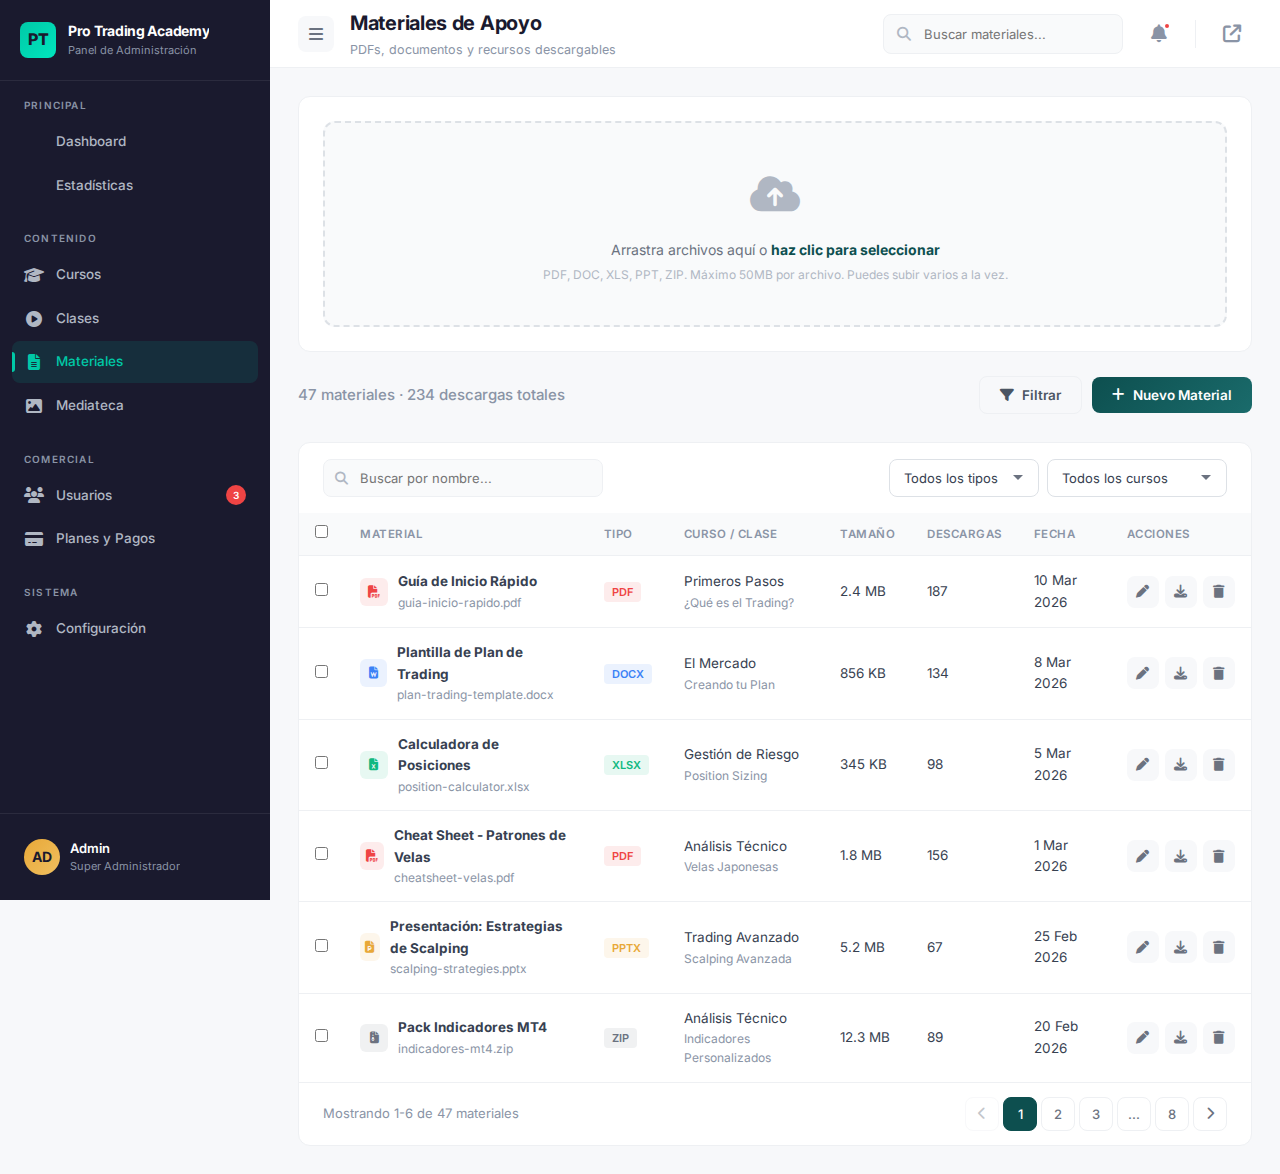
<file: admin/materiales.html>
<!DOCTYPE html>
<html lang="es">
<head>
  <meta charset="UTF-8">
  <meta name="viewport" content="width=device-width, initial-scale=1.0">
  <title>Materiales - Admin Pro Trading Academy</title>
  <link href="https://fonts.googleapis.com/css2?family=Inter:wght@300;400;500;600;700;800&display=swap" rel="stylesheet">
  <link rel="stylesheet" href="https://cdnjs.cloudflare.com/ajax/libs/font-awesome/6.4.0/css/all.min.css">
  <link rel="stylesheet" href="css/admin.css">
</head>
<body>
<div class="admin-layout">

  <!-- Sidebar -->
  <aside class="admin-sidebar">
    <div class="sidebar-header">
      <div class="sidebar-logo">PT</div>
      <div class="sidebar-brand">
        <span class="sidebar-brand-name">Pro Trading Academy</span>
        <span class="sidebar-brand-sub">Panel de Administración</span>
      </div>
    </div>
    <nav class="sidebar-nav">
      <div class="nav-section">
        <div class="nav-section-title">Principal</div>
        <a href="index.html" class="nav-item"><i class="fa-solid fa-grid-2"></i><span class="nav-item-text">Dashboard</span></a>
        <a href="estadisticas.html" class="nav-item"><i class="fa-solid fa-chart-mixed"></i><span class="nav-item-text">Estadísticas</span></a>
      </div>
      <div class="nav-section">
        <div class="nav-section-title">Contenido</div>
        <a href="cursos.html" class="nav-item"><i class="fa-solid fa-graduation-cap"></i><span class="nav-item-text">Cursos</span></a>
        <a href="clases.html" class="nav-item"><i class="fa-solid fa-play-circle"></i><span class="nav-item-text">Clases</span></a>
        <a href="materiales.html" class="nav-item active"><i class="fa-solid fa-file-lines"></i><span class="nav-item-text">Materiales</span></a>
        <a href="media.html" class="nav-item"><i class="fa-solid fa-image"></i><span class="nav-item-text">Mediateca</span></a>
      </div>
      <div class="nav-section">
        <div class="nav-section-title">Comercial</div>
        <a href="usuarios.html" class="nav-item"><i class="fa-solid fa-users"></i><span class="nav-item-text">Usuarios</span><span class="badge">3</span></a>
        <a href="planes.html" class="nav-item"><i class="fa-solid fa-credit-card"></i><span class="nav-item-text">Planes y Pagos</span></a>
      </div>
      <div class="nav-section">
        <div class="nav-section-title">Sistema</div>
        <a href="configuracion.html" class="nav-item"><i class="fa-solid fa-gear"></i><span class="nav-item-text">Configuración</span></a>
      </div>
    </nav>
    <div class="sidebar-footer">
      <div class="sidebar-user">
        <div class="sidebar-user-avatar">AD</div>
        <div class="sidebar-user-info">
          <div class="sidebar-user-name">Admin</div>
          <div class="sidebar-user-role">Super Administrador</div>
        </div>
      </div>
    </div>
  </aside>

  <!-- Main -->
  <main class="admin-main">
    <header class="admin-header">
      <div class="header-left">
        <button class="sidebar-toggle"><i class="fa-solid fa-bars"></i></button>
        <div class="header-title">
          <h1>Materiales de Apoyo</h1>
          <p>PDFs, documentos y recursos descargables</p>
        </div>
      </div>
      <div class="header-right">
        <div class="header-search">
          <i class="fa-solid fa-magnifying-glass"></i>
          <input type="text" placeholder="Buscar materiales...">
        </div>
        <button class="header-btn"><i class="fa-solid fa-bell"></i><span class="notification-dot"></span></button>
        <div class="header-divider"></div>
        <button class="header-btn" onclick="window.location.href='../index.html'"><i class="fa-solid fa-arrow-up-right-from-square"></i></button>
      </div>
    </header>

    <div class="admin-content">

      <!-- Upload Area -->
      <div class="card mb-3">
        <div class="card-body">
          <div class="file-upload-area">
            <input type="file" multiple accept=".pdf,.doc,.docx,.xls,.xlsx,.ppt,.pptx,.zip,.rar">
            <div class="file-upload-icon"><i class="fa-solid fa-cloud-arrow-up"></i></div>
            <div class="file-upload-text">Arrastra archivos aquí o <strong>haz clic para seleccionar</strong></div>
            <div class="file-upload-hint">PDF, DOC, XLS, PPT, ZIP. Máximo 50MB por archivo. Puedes subir varios a la vez.</div>
          </div>
        </div>
      </div>

      <!-- Page Header -->
      <div class="page-header">
        <div>
          <h2 style="font-size: 15px; color: var(--gray-500); font-weight: 500;">47 materiales · 234 descargas totales</h2>
        </div>
        <div class="page-header-actions">
          <button class="btn btn-secondary"><i class="fa-solid fa-filter"></i> Filtrar</button>
          <button class="btn btn-primary" onclick="AdminModal.open('modal-material')"><i class="fa-solid fa-plus"></i> Nuevo Material</button>
        </div>
      </div>

      <!-- Materials Table -->
      <div class="card">
        <div class="table-controls">
          <div class="table-search">
            <i class="fa-solid fa-magnifying-glass"></i>
            <input type="text" placeholder="Buscar por nombre..." oninput="filterTable(this, 'materialsTable')">
          </div>
          <div class="table-filters">
            <select class="form-control" style="width: 150px; height: 38px; font-size: 13px;">
              <option value="">Todos los tipos</option>
              <option>PDF</option>
              <option>DOC/DOCX</option>
              <option>XLS/XLSX</option>
              <option>PPT/PPTX</option>
              <option>ZIP</option>
            </select>
            <select class="form-control" style="width: 180px; height: 38px; font-size: 13px;">
              <option value="">Todos los cursos</option>
              <option>Primeros Pasos</option>
              <option>El Mercado</option>
              <option>Análisis Técnico</option>
              <option>Trading Avanzado</option>
            </select>
          </div>
        </div>

        <div class="table-container">
          <table class="admin-table" id="materialsTable">
            <thead>
              <tr>
                <th style="width: 40px;"><input type="checkbox"></th>
                <th>Material</th>
                <th>Tipo</th>
                <th>Curso / Clase</th>
                <th>Tamaño</th>
                <th>Descargas</th>
                <th>Fecha</th>
                <th>Acciones</th>
              </tr>
            </thead>
            <tbody>
              <tr>
                <td><input type="checkbox"></td>
                <td>
                  <div style="display: flex; align-items: center; gap: 10px;">
                    <div class="lesson-icon doc" style="background: rgba(239,68,68,0.1); color: #ef4444;"><i class="fa-solid fa-file-pdf"></i></div>
                    <div>
                      <strong>Guía de Inicio Rápido</strong>
                      <div class="text-small text-muted">guia-inicio-rapido.pdf</div>
                    </div>
                  </div>
                </td>
                <td><span style="font-size: 11px; font-weight: 600; background: rgba(239,68,68,0.1); color: #ef4444; padding: 3px 8px; border-radius: 4px;">PDF</span></td>
                <td>
                  <div>Primeros Pasos</div>
                  <div class="text-small text-muted">¿Qué es el Trading?</div>
                </td>
                <td>2.4 MB</td>
                <td>187</td>
                <td>10 Mar 2026</td>
                <td>
                  <div class="table-actions">
                    <button class="table-action-btn" title="Editar" onclick="AdminModal.open('modal-material')"><i class="fa-solid fa-pen"></i></button>
                    <button class="table-action-btn" title="Descargar"><i class="fa-solid fa-download"></i></button>
                    <button class="table-action-btn danger" title="Eliminar"><i class="fa-solid fa-trash"></i></button>
                  </div>
                </td>
              </tr>
              <tr>
                <td><input type="checkbox"></td>
                <td>
                  <div style="display: flex; align-items: center; gap: 10px;">
                    <div class="lesson-icon doc" style="background: rgba(59,130,246,0.1); color: #3b82f6;"><i class="fa-solid fa-file-word"></i></div>
                    <div>
                      <strong>Plantilla de Plan de Trading</strong>
                      <div class="text-small text-muted">plan-trading-template.docx</div>
                    </div>
                  </div>
                </td>
                <td><span style="font-size: 11px; font-weight: 600; background: rgba(59,130,246,0.1); color: #3b82f6; padding: 3px 8px; border-radius: 4px;">DOCX</span></td>
                <td>
                  <div>El Mercado</div>
                  <div class="text-small text-muted">Creando tu Plan</div>
                </td>
                <td>856 KB</td>
                <td>134</td>
                <td>8 Mar 2026</td>
                <td>
                  <div class="table-actions">
                    <button class="table-action-btn" title="Editar"><i class="fa-solid fa-pen"></i></button>
                    <button class="table-action-btn" title="Descargar"><i class="fa-solid fa-download"></i></button>
                    <button class="table-action-btn danger" title="Eliminar"><i class="fa-solid fa-trash"></i></button>
                  </div>
                </td>
              </tr>
              <tr>
                <td><input type="checkbox"></td>
                <td>
                  <div style="display: flex; align-items: center; gap: 10px;">
                    <div class="lesson-icon doc" style="background: rgba(16,185,129,0.1); color: #10b981;"><i class="fa-solid fa-file-excel"></i></div>
                    <div>
                      <strong>Calculadora de Posiciones</strong>
                      <div class="text-small text-muted">position-calculator.xlsx</div>
                    </div>
                  </div>
                </td>
                <td><span style="font-size: 11px; font-weight: 600; background: rgba(16,185,129,0.1); color: #10b981; padding: 3px 8px; border-radius: 4px;">XLSX</span></td>
                <td>
                  <div>Gestión de Riesgo</div>
                  <div class="text-small text-muted">Position Sizing</div>
                </td>
                <td>345 KB</td>
                <td>98</td>
                <td>5 Mar 2026</td>
                <td>
                  <div class="table-actions">
                    <button class="table-action-btn" title="Editar"><i class="fa-solid fa-pen"></i></button>
                    <button class="table-action-btn" title="Descargar"><i class="fa-solid fa-download"></i></button>
                    <button class="table-action-btn danger" title="Eliminar"><i class="fa-solid fa-trash"></i></button>
                  </div>
                </td>
              </tr>
              <tr>
                <td><input type="checkbox"></td>
                <td>
                  <div style="display: flex; align-items: center; gap: 10px;">
                    <div class="lesson-icon doc" style="background: rgba(239,68,68,0.1); color: #ef4444;"><i class="fa-solid fa-file-pdf"></i></div>
                    <div>
                      <strong>Cheat Sheet - Patrones de Velas</strong>
                      <div class="text-small text-muted">cheatsheet-velas.pdf</div>
                    </div>
                  </div>
                </td>
                <td><span style="font-size: 11px; font-weight: 600; background: rgba(239,68,68,0.1); color: #ef4444; padding: 3px 8px; border-radius: 4px;">PDF</span></td>
                <td>
                  <div>Análisis Técnico</div>
                  <div class="text-small text-muted">Velas Japonesas</div>
                </td>
                <td>1.8 MB</td>
                <td>156</td>
                <td>1 Mar 2026</td>
                <td>
                  <div class="table-actions">
                    <button class="table-action-btn" title="Editar"><i class="fa-solid fa-pen"></i></button>
                    <button class="table-action-btn" title="Descargar"><i class="fa-solid fa-download"></i></button>
                    <button class="table-action-btn danger" title="Eliminar"><i class="fa-solid fa-trash"></i></button>
                  </div>
                </td>
              </tr>
              <tr>
                <td><input type="checkbox"></td>
                <td>
                  <div style="display: flex; align-items: center; gap: 10px;">
                    <div class="lesson-icon doc" style="background: rgba(232,168,56,0.1); color: #e8a838;"><i class="fa-solid fa-file-powerpoint"></i></div>
                    <div>
                      <strong>Presentación: Estrategias de Scalping</strong>
                      <div class="text-small text-muted">scalping-strategies.pptx</div>
                    </div>
                  </div>
                </td>
                <td><span style="font-size: 11px; font-weight: 600; background: rgba(232,168,56,0.1); color: #e8a838; padding: 3px 8px; border-radius: 4px;">PPTX</span></td>
                <td>
                  <div>Trading Avanzado</div>
                  <div class="text-small text-muted">Scalping Avanzada</div>
                </td>
                <td>5.2 MB</td>
                <td>67</td>
                <td>25 Feb 2026</td>
                <td>
                  <div class="table-actions">
                    <button class="table-action-btn" title="Editar"><i class="fa-solid fa-pen"></i></button>
                    <button class="table-action-btn" title="Descargar"><i class="fa-solid fa-download"></i></button>
                    <button class="table-action-btn danger" title="Eliminar"><i class="fa-solid fa-trash"></i></button>
                  </div>
                </td>
              </tr>
              <tr>
                <td><input type="checkbox"></td>
                <td>
                  <div style="display: flex; align-items: center; gap: 10px;">
                    <div class="lesson-icon doc" style="background: rgba(107,114,128,0.1); color: #6b7280;"><i class="fa-solid fa-file-zipper"></i></div>
                    <div>
                      <strong>Pack Indicadores MT4</strong>
                      <div class="text-small text-muted">indicadores-mt4.zip</div>
                    </div>
                  </div>
                </td>
                <td><span style="font-size: 11px; font-weight: 600; background: rgba(107,114,128,0.1); color: #6b7280; padding: 3px 8px; border-radius: 4px;">ZIP</span></td>
                <td>
                  <div>Análisis Técnico</div>
                  <div class="text-small text-muted">Indicadores Personalizados</div>
                </td>
                <td>12.3 MB</td>
                <td>89</td>
                <td>20 Feb 2026</td>
                <td>
                  <div class="table-actions">
                    <button class="table-action-btn" title="Editar"><i class="fa-solid fa-pen"></i></button>
                    <button class="table-action-btn" title="Descargar"><i class="fa-solid fa-download"></i></button>
                    <button class="table-action-btn danger" title="Eliminar"><i class="fa-solid fa-trash"></i></button>
                  </div>
                </td>
              </tr>
            </tbody>
          </table>
        </div>

        <div class="table-pagination">
          <span>Mostrando 1-6 de 47 materiales</span>
          <div class="pagination-btns">
            <button class="pagination-btn" disabled><i class="fa-solid fa-chevron-left"></i></button>
            <button class="pagination-btn active">1</button>
            <button class="pagination-btn">2</button>
            <button class="pagination-btn">3</button>
            <button class="pagination-btn">...</button>
            <button class="pagination-btn">8</button>
            <button class="pagination-btn"><i class="fa-solid fa-chevron-right"></i></button>
          </div>
        </div>
      </div>
    </div>
  </main>
</div>

<!-- Modal: Nuevo/Editar Material -->
<div class="modal-overlay" id="modal-material">
  <div class="modal large">
    <div class="modal-header">
      <h3>Nuevo Material de Apoyo</h3>
      <button class="modal-close"><i class="fa-solid fa-xmark"></i></button>
    </div>
    <div class="modal-body">
      <div class="form-group">
        <label class="form-label">Nombre del Material <span class="required">*</span></label>
        <input type="text" class="form-control" placeholder="Ej: Guía de Análisis Fundamental">
      </div>

      <div class="form-group">
        <label class="form-label">Descripción</label>
        <textarea class="form-control" rows="3" placeholder="Describe el contenido del material..."></textarea>
      </div>

      <div class="form-group">
        <label class="form-label">Archivo <span class="required">*</span></label>
        <div class="file-upload-area" style="padding: 30px;">
          <input type="file" accept=".pdf,.doc,.docx,.xls,.xlsx,.ppt,.pptx,.zip,.rar">
          <div class="file-upload-icon" style="font-size: 32px;"><i class="fa-solid fa-file-arrow-up"></i></div>
          <div class="file-upload-text">Arrastra el archivo o <strong>haz clic para seleccionar</strong></div>
          <div class="file-upload-hint">PDF, DOC, XLS, PPT, ZIP. Máximo 50MB</div>
        </div>
      </div>

      <div class="form-row">
        <div class="form-group">
          <label class="form-label">Curso Asociado <span class="required">*</span></label>
          <select class="form-control">
            <option value="">Seleccionar curso...</option>
            <option>Primeros Pasos</option>
            <option>El Mercado</option>
            <option>Análisis Técnico</option>
            <option>Trading Avanzado</option>
            <option>Gestión de Riesgo</option>
          </select>
        </div>
        <div class="form-group">
          <label class="form-label">Clase Asociada</label>
          <select class="form-control">
            <option value="">Sin clase específica</option>
            <option>¿Qué es el Trading?</option>
            <option>Tipos de Mercados</option>
            <option>Velas Japonesas</option>
          </select>
        </div>
      </div>

      <div class="form-row">
        <div class="form-group">
          <label class="form-label">Categoría</label>
          <select class="form-control">
            <option>Guía</option>
            <option>Plantilla</option>
            <option>Calculadora</option>
            <option>Cheat Sheet</option>
            <option>Presentación</option>
            <option>Herramienta</option>
            <option>Otro</option>
          </select>
        </div>
        <div class="form-group">
          <label class="form-label">Plan Mínimo Requerido</label>
          <select class="form-control">
            <option value="basico">Básico</option>
            <option value="medio">Medio</option>
            <option value="avanzado">Avanzado</option>
            <option value="pro">Pro Trading</option>
          </select>
        </div>
      </div>
    </div>
    <div class="modal-footer">
      <button class="btn btn-secondary" onclick="AdminModal.close('modal-material')">Cancelar</button>
      <button class="btn btn-primary" onclick="AdminToast.success('Material subido', 'El material se ha guardado exitosamente'); AdminModal.close('modal-material');">
        <i class="fa-solid fa-check"></i> Guardar Material
      </button>
    </div>
  </div>
</div>

<script src="js/admin.js"></script>
</body>
</html>
</file>
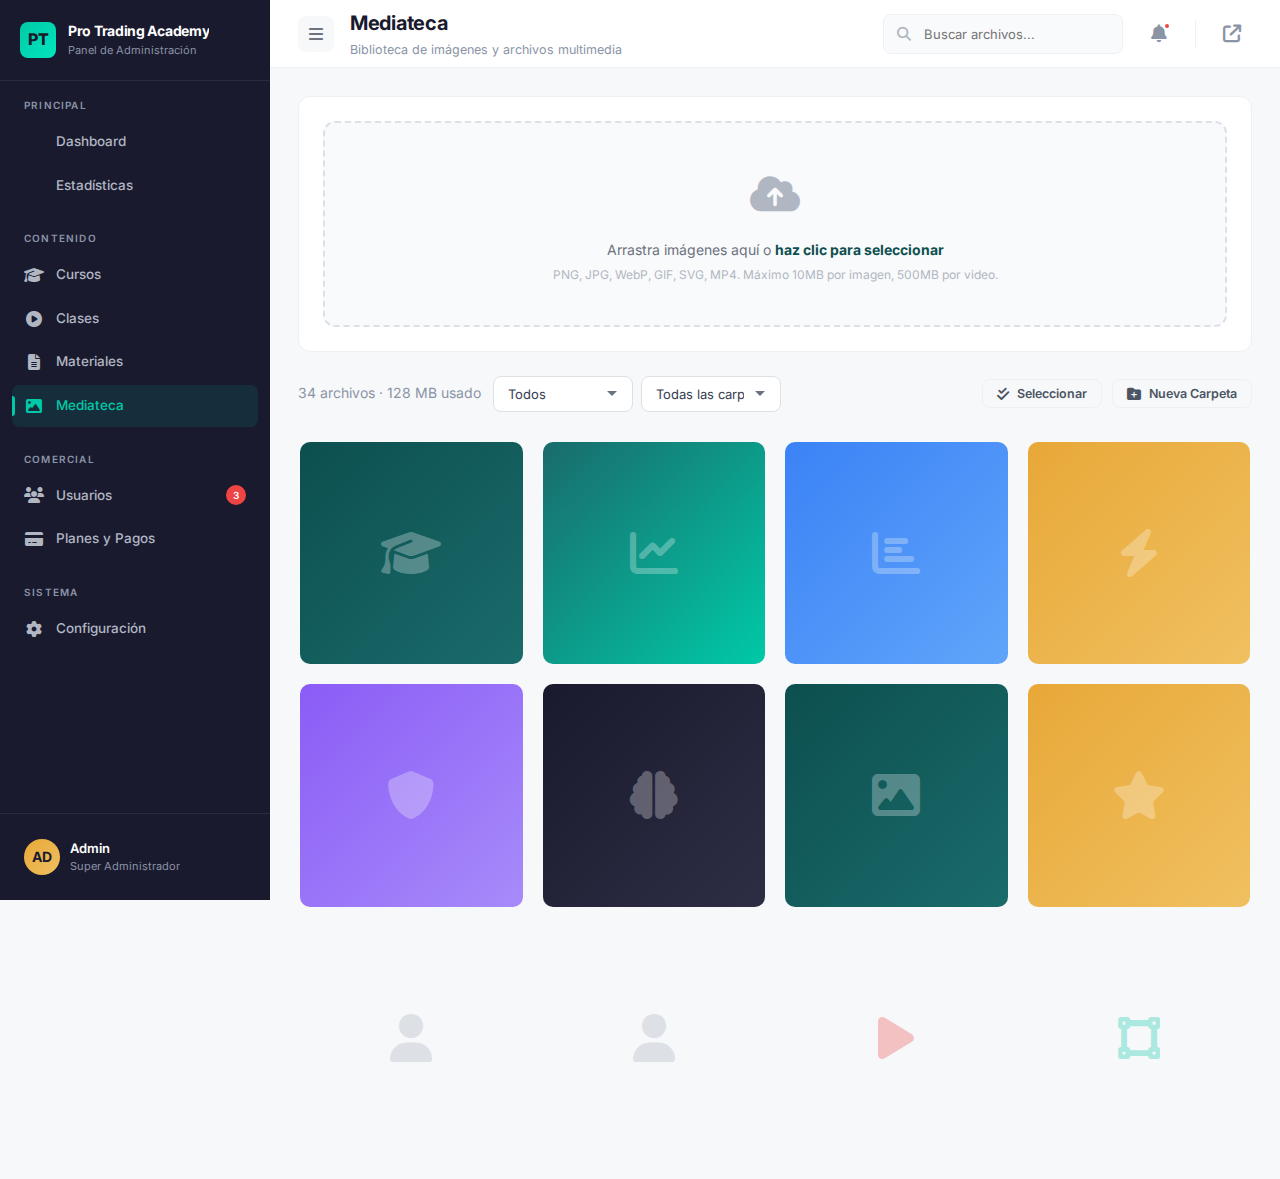
<file: admin/media.html>
<!DOCTYPE html>
<html lang="es">
<head>
  <meta charset="UTF-8">
  <meta name="viewport" content="width=device-width, initial-scale=1.0">
  <title>Mediateca - Admin Pro Trading Academy</title>
  <link href="https://fonts.googleapis.com/css2?family=Inter:wght@300;400;500;600;700;800&display=swap" rel="stylesheet">
  <link rel="stylesheet" href="https://cdnjs.cloudflare.com/ajax/libs/font-awesome/6.4.0/css/all.min.css">
  <link rel="stylesheet" href="css/admin.css">
</head>
<body>
<div class="admin-layout">

  <!-- Sidebar -->
  <aside class="admin-sidebar">
    <div class="sidebar-header">
      <div class="sidebar-logo">PT</div>
      <div class="sidebar-brand">
        <span class="sidebar-brand-name">Pro Trading Academy</span>
        <span class="sidebar-brand-sub">Panel de Administración</span>
      </div>
    </div>
    <nav class="sidebar-nav">
      <div class="nav-section">
        <div class="nav-section-title">Principal</div>
        <a href="index.html" class="nav-item"><i class="fa-solid fa-grid-2"></i><span class="nav-item-text">Dashboard</span></a>
        <a href="estadisticas.html" class="nav-item"><i class="fa-solid fa-chart-mixed"></i><span class="nav-item-text">Estadísticas</span></a>
      </div>
      <div class="nav-section">
        <div class="nav-section-title">Contenido</div>
        <a href="cursos.html" class="nav-item"><i class="fa-solid fa-graduation-cap"></i><span class="nav-item-text">Cursos</span></a>
        <a href="clases.html" class="nav-item"><i class="fa-solid fa-play-circle"></i><span class="nav-item-text">Clases</span></a>
        <a href="materiales.html" class="nav-item"><i class="fa-solid fa-file-lines"></i><span class="nav-item-text">Materiales</span></a>
        <a href="media.html" class="nav-item active"><i class="fa-solid fa-image"></i><span class="nav-item-text">Mediateca</span></a>
      </div>
      <div class="nav-section">
        <div class="nav-section-title">Comercial</div>
        <a href="usuarios.html" class="nav-item"><i class="fa-solid fa-users"></i><span class="nav-item-text">Usuarios</span><span class="badge">3</span></a>
        <a href="planes.html" class="nav-item"><i class="fa-solid fa-credit-card"></i><span class="nav-item-text">Planes y Pagos</span></a>
      </div>
      <div class="nav-section">
        <div class="nav-section-title">Sistema</div>
        <a href="configuracion.html" class="nav-item"><i class="fa-solid fa-gear"></i><span class="nav-item-text">Configuración</span></a>
      </div>
    </nav>
    <div class="sidebar-footer">
      <div class="sidebar-user">
        <div class="sidebar-user-avatar">AD</div>
        <div class="sidebar-user-info">
          <div class="sidebar-user-name">Admin</div>
          <div class="sidebar-user-role">Super Administrador</div>
        </div>
      </div>
    </div>
  </aside>

  <!-- Main -->
  <main class="admin-main">
    <header class="admin-header">
      <div class="header-left">
        <button class="sidebar-toggle"><i class="fa-solid fa-bars"></i></button>
        <div class="header-title">
          <h1>Mediateca</h1>
          <p>Biblioteca de imágenes y archivos multimedia</p>
        </div>
      </div>
      <div class="header-right">
        <div class="header-search">
          <i class="fa-solid fa-magnifying-glass"></i>
          <input type="text" placeholder="Buscar archivos...">
        </div>
        <button class="header-btn"><i class="fa-solid fa-bell"></i><span class="notification-dot"></span></button>
        <div class="header-divider"></div>
        <button class="header-btn" onclick="window.location.href='../index.html'"><i class="fa-solid fa-arrow-up-right-from-square"></i></button>
      </div>
    </header>

    <div class="admin-content">

      <!-- Upload Area -->
      <div class="card mb-3">
        <div class="card-body">
          <div class="file-upload-area">
            <input type="file" multiple accept="image/*,video/*">
            <div class="file-upload-icon"><i class="fa-solid fa-cloud-arrow-up"></i></div>
            <div class="file-upload-text">Arrastra imágenes aquí o <strong>haz clic para seleccionar</strong></div>
            <div class="file-upload-hint">PNG, JPG, WebP, GIF, SVG, MP4. Máximo 10MB por imagen, 500MB por video.</div>
          </div>
        </div>
      </div>

      <!-- Controls -->
      <div class="page-header">
        <div style="display: flex; align-items: center; gap: 12px;">
          <span style="font-size: 14px; color: var(--gray-500);">34 archivos · 128 MB usado</span>
          <div class="table-filters">
            <select class="form-control" style="width: 140px; height: 36px; font-size: 13px;">
              <option value="">Todos</option>
              <option>Imágenes</option>
              <option>Videos</option>
              <option>SVG</option>
            </select>
            <select class="form-control" style="width: 140px; height: 36px; font-size: 13px;">
              <option value="">Todas las carpetas</option>
              <option>Cursos</option>
              <option>Banners</option>
              <option>Testimonios</option>
              <option>Logos</option>
            </select>
          </div>
        </div>
        <div class="page-header-actions">
          <button class="btn btn-sm btn-secondary" id="selectModeBtn" onclick="toggleSelectMode()"><i class="fa-solid fa-check-double"></i> Seleccionar</button>
          <button class="btn btn-sm btn-danger hidden" id="deleteSelectedBtn"><i class="fa-solid fa-trash"></i> Eliminar Seleccionados</button>
          <button class="btn btn-sm btn-secondary"><i class="fa-solid fa-folder-plus"></i> Nueva Carpeta</button>
        </div>
      </div>

      <!-- Media Grid -->
      <div class="media-grid" id="mediaGrid">
        <div class="media-item" onclick="selectMedia(this)" ondblclick="AdminModal.open('modal-media-detail')">
          <div style="width: 100%; height: 100%; background: linear-gradient(135deg, #0d4f4f, #1a6b6b); display: flex; align-items: center; justify-content: center;">
            <i class="fa-solid fa-graduation-cap" style="font-size: 48px; color: rgba(255,255,255,0.3);"></i>
          </div>
          <div class="media-item-overlay">
            <div class="media-item-name">curso-primeros-pasos.jpg</div>
            <div class="media-item-size">245 KB</div>
          </div>
          <div class="media-item-check"><i class="fa-solid fa-check"></i></div>
        </div>

        <div class="media-item" onclick="selectMedia(this)">
          <div style="width: 100%; height: 100%; background: linear-gradient(135deg, #1a6b6b, #00c9a7); display: flex; align-items: center; justify-content: center;">
            <i class="fa-solid fa-chart-line" style="font-size: 48px; color: rgba(255,255,255,0.3);"></i>
          </div>
          <div class="media-item-overlay">
            <div class="media-item-name">curso-mercado.jpg</div>
            <div class="media-item-size">312 KB</div>
          </div>
          <div class="media-item-check"><i class="fa-solid fa-check"></i></div>
        </div>

        <div class="media-item" onclick="selectMedia(this)">
          <div style="width: 100%; height: 100%; background: linear-gradient(135deg, #3b82f6, #60a5fa); display: flex; align-items: center; justify-content: center;">
            <i class="fa-solid fa-chart-bar" style="font-size: 48px; color: rgba(255,255,255,0.3);"></i>
          </div>
          <div class="media-item-overlay">
            <div class="media-item-name">curso-analisis-tecnico.jpg</div>
            <div class="media-item-size">287 KB</div>
          </div>
          <div class="media-item-check"><i class="fa-solid fa-check"></i></div>
        </div>

        <div class="media-item" onclick="selectMedia(this)">
          <div style="width: 100%; height: 100%; background: linear-gradient(135deg, #e8a838, #f0c060); display: flex; align-items: center; justify-content: center;">
            <i class="fa-solid fa-bolt" style="font-size: 48px; color: rgba(255,255,255,0.3);"></i>
          </div>
          <div class="media-item-overlay">
            <div class="media-item-name">curso-trading-avanzado.jpg</div>
            <div class="media-item-size">198 KB</div>
          </div>
          <div class="media-item-check"><i class="fa-solid fa-check"></i></div>
        </div>

        <div class="media-item" onclick="selectMedia(this)">
          <div style="width: 100%; height: 100%; background: linear-gradient(135deg, #8b5cf6, #a78bfa); display: flex; align-items: center; justify-content: center;">
            <i class="fa-solid fa-shield" style="font-size: 48px; color: rgba(255,255,255,0.3);"></i>
          </div>
          <div class="media-item-overlay">
            <div class="media-item-name">curso-gestion-riesgo.jpg</div>
            <div class="media-item-size">156 KB</div>
          </div>
          <div class="media-item-check"><i class="fa-solid fa-check"></i></div>
        </div>

        <div class="media-item" onclick="selectMedia(this)">
          <div style="width: 100%; height: 100%; background: linear-gradient(135deg, #1a1a2e, #2d2d44); display: flex; align-items: center; justify-content: center;">
            <i class="fa-solid fa-brain" style="font-size: 48px; color: rgba(255,255,255,0.3);"></i>
          </div>
          <div class="media-item-overlay">
            <div class="media-item-name">curso-psicologia.jpg</div>
            <div class="media-item-size">178 KB</div>
          </div>
          <div class="media-item-check"><i class="fa-solid fa-check"></i></div>
        </div>

        <div class="media-item" onclick="selectMedia(this)">
          <div style="width: 100%; height: 100%; background: var(--gradient-primary); display: flex; align-items: center; justify-content: center;">
            <i class="fa-solid fa-image" style="font-size: 48px; color: rgba(255,255,255,0.3);"></i>
          </div>
          <div class="media-item-overlay">
            <div class="media-item-name">banner-hero.jpg</div>
            <div class="media-item-size">856 KB</div>
          </div>
          <div class="media-item-check"><i class="fa-solid fa-check"></i></div>
        </div>

        <div class="media-item" onclick="selectMedia(this)">
          <div style="width: 100%; height: 100%; background: var(--gradient-gold); display: flex; align-items: center; justify-content: center;">
            <i class="fa-solid fa-star" style="font-size: 48px; color: rgba(255,255,255,0.3);"></i>
          </div>
          <div class="media-item-overlay">
            <div class="media-item-name">banner-pricing.jpg</div>
            <div class="media-item-size">723 KB</div>
          </div>
          <div class="media-item-check"><i class="fa-solid fa-check"></i></div>
        </div>

        <div class="media-item" onclick="selectMedia(this)">
          <div style="width: 100%; height: 100%; background: #f7f8fa; display: flex; align-items: center; justify-content: center;">
            <i class="fa-solid fa-user" style="font-size: 48px; color: var(--gray-300);"></i>
          </div>
          <div class="media-item-overlay">
            <div class="media-item-name">testimonio-carlos.jpg</div>
            <div class="media-item-size">134 KB</div>
          </div>
          <div class="media-item-check"><i class="fa-solid fa-check"></i></div>
        </div>

        <div class="media-item" onclick="selectMedia(this)">
          <div style="width: 100%; height: 100%; background: #f7f8fa; display: flex; align-items: center; justify-content: center;">
            <i class="fa-solid fa-user" style="font-size: 48px; color: var(--gray-300);"></i>
          </div>
          <div class="media-item-overlay">
            <div class="media-item-name">testimonio-maria.jpg</div>
            <div class="media-item-size">128 KB</div>
          </div>
          <div class="media-item-check"><i class="fa-solid fa-check"></i></div>
        </div>

        <div class="media-item" onclick="selectMedia(this)">
          <div style="width: 100%; height: 100%; background: #f7f8fa; display: flex; align-items: center; justify-content: center;">
            <i class="fa-solid fa-play" style="font-size: 48px; color: var(--danger); opacity: 0.3;"></i>
          </div>
          <div class="media-item-overlay">
            <div class="media-item-name">intro-video.mp4</div>
            <div class="media-item-size">45.2 MB</div>
          </div>
          <div class="media-item-check"><i class="fa-solid fa-check"></i></div>
        </div>

        <div class="media-item" onclick="selectMedia(this)">
          <div style="width: 100%; height: 100%; background: #f7f8fa; display: flex; align-items: center; justify-content: center;">
            <i class="fa-solid fa-vector-square" style="font-size: 48px; color: var(--accent); opacity: 0.3;"></i>
          </div>
          <div class="media-item-overlay">
            <div class="media-item-name">logo-academy.svg</div>
            <div class="media-item-size">12 KB</div>
          </div>
          <div class="media-item-check"><i class="fa-solid fa-check"></i></div>
        </div>
      </div>

    </div>
  </main>
</div>

<!-- Modal: Media Detail -->
<div class="modal-overlay" id="modal-media-detail">
  <div class="modal large">
    <div class="modal-header">
      <h3>Detalle del Archivo</h3>
      <button class="modal-close"><i class="fa-solid fa-xmark"></i></button>
    </div>
    <div class="modal-body">
      <div style="display: flex; gap: 24px;">
        <div style="flex: 1;">
          <div style="width: 100%; aspect-ratio: 16/9; background: linear-gradient(135deg, #0d4f4f, #1a6b6b); border-radius: var(--radius-md); display: flex; align-items: center; justify-content: center;">
            <i class="fa-solid fa-graduation-cap" style="font-size: 64px; color: rgba(255,255,255,0.3);"></i>
          </div>
        </div>
        <div style="width: 280px;">
          <div class="form-group">
            <label class="form-label">Nombre</label>
            <input type="text" class="form-control" value="curso-primeros-pasos.jpg">
          </div>
          <div class="form-group">
            <label class="form-label">URL</label>
            <div style="display: flex; gap: 6px;">
              <input type="text" class="form-control" value="/assets/images/curso-primeros-pasos.jpg" readonly style="font-size: 12px;">
              <button class="btn btn-sm btn-secondary" onclick="AdminToast.info('Copiado', 'URL copiada al portapapeles')"><i class="fa-solid fa-copy"></i></button>
            </div>
          </div>
          <div class="form-group">
            <label class="form-label">Alt Text</label>
            <input type="text" class="form-control" placeholder="Descripción de la imagen...">
          </div>
          <div style="display: flex; flex-direction: column; gap: 8px; font-size: 13px; color: var(--gray-600);">
            <div class="flex-between"><span>Tipo:</span> <strong>image/jpeg</strong></div>
            <div class="flex-between"><span>Tamaño:</span> <strong>245 KB</strong></div>
            <div class="flex-between"><span>Dimensiones:</span> <strong>1200 x 680px</strong></div>
            <div class="flex-between"><span>Subido:</span> <strong>10 Mar 2026</strong></div>
            <div class="flex-between"><span>Carpeta:</span> <strong>Cursos</strong></div>
          </div>
        </div>
      </div>
    </div>
    <div class="modal-footer">
      <button class="btn btn-danger btn-sm"><i class="fa-solid fa-trash"></i> Eliminar</button>
      <div style="flex: 1;"></div>
      <button class="btn btn-secondary" onclick="AdminModal.close('modal-media-detail')">Cerrar</button>
      <button class="btn btn-primary" onclick="AdminToast.success('Guardado', 'Los cambios se han guardado'); AdminModal.close('modal-media-detail');">
        <i class="fa-solid fa-check"></i> Guardar
      </button>
    </div>
  </div>
</div>

<script src="js/admin.js"></script>
<script>
  let selectMode = false;

  function toggleSelectMode() {
    selectMode = !selectMode;
    const btn = document.getElementById('selectModeBtn');
    const delBtn = document.getElementById('deleteSelectedBtn');
    if (selectMode) {
      btn.classList.add('btn-primary');
      btn.classList.remove('btn-secondary');
      btn.innerHTML = '<i class="fa-solid fa-xmark"></i> Cancelar';
      delBtn.classList.remove('hidden');
    } else {
      btn.classList.remove('btn-primary');
      btn.classList.add('btn-secondary');
      btn.innerHTML = '<i class="fa-solid fa-check-double"></i> Seleccionar';
      delBtn.classList.add('hidden');
      document.querySelectorAll('.media-item.selected').forEach(item => item.classList.remove('selected'));
    }
  }

  function selectMedia(el) {
    if (selectMode) {
      el.classList.toggle('selected');
    }
  }
</script>
</body>
</html>
</file>
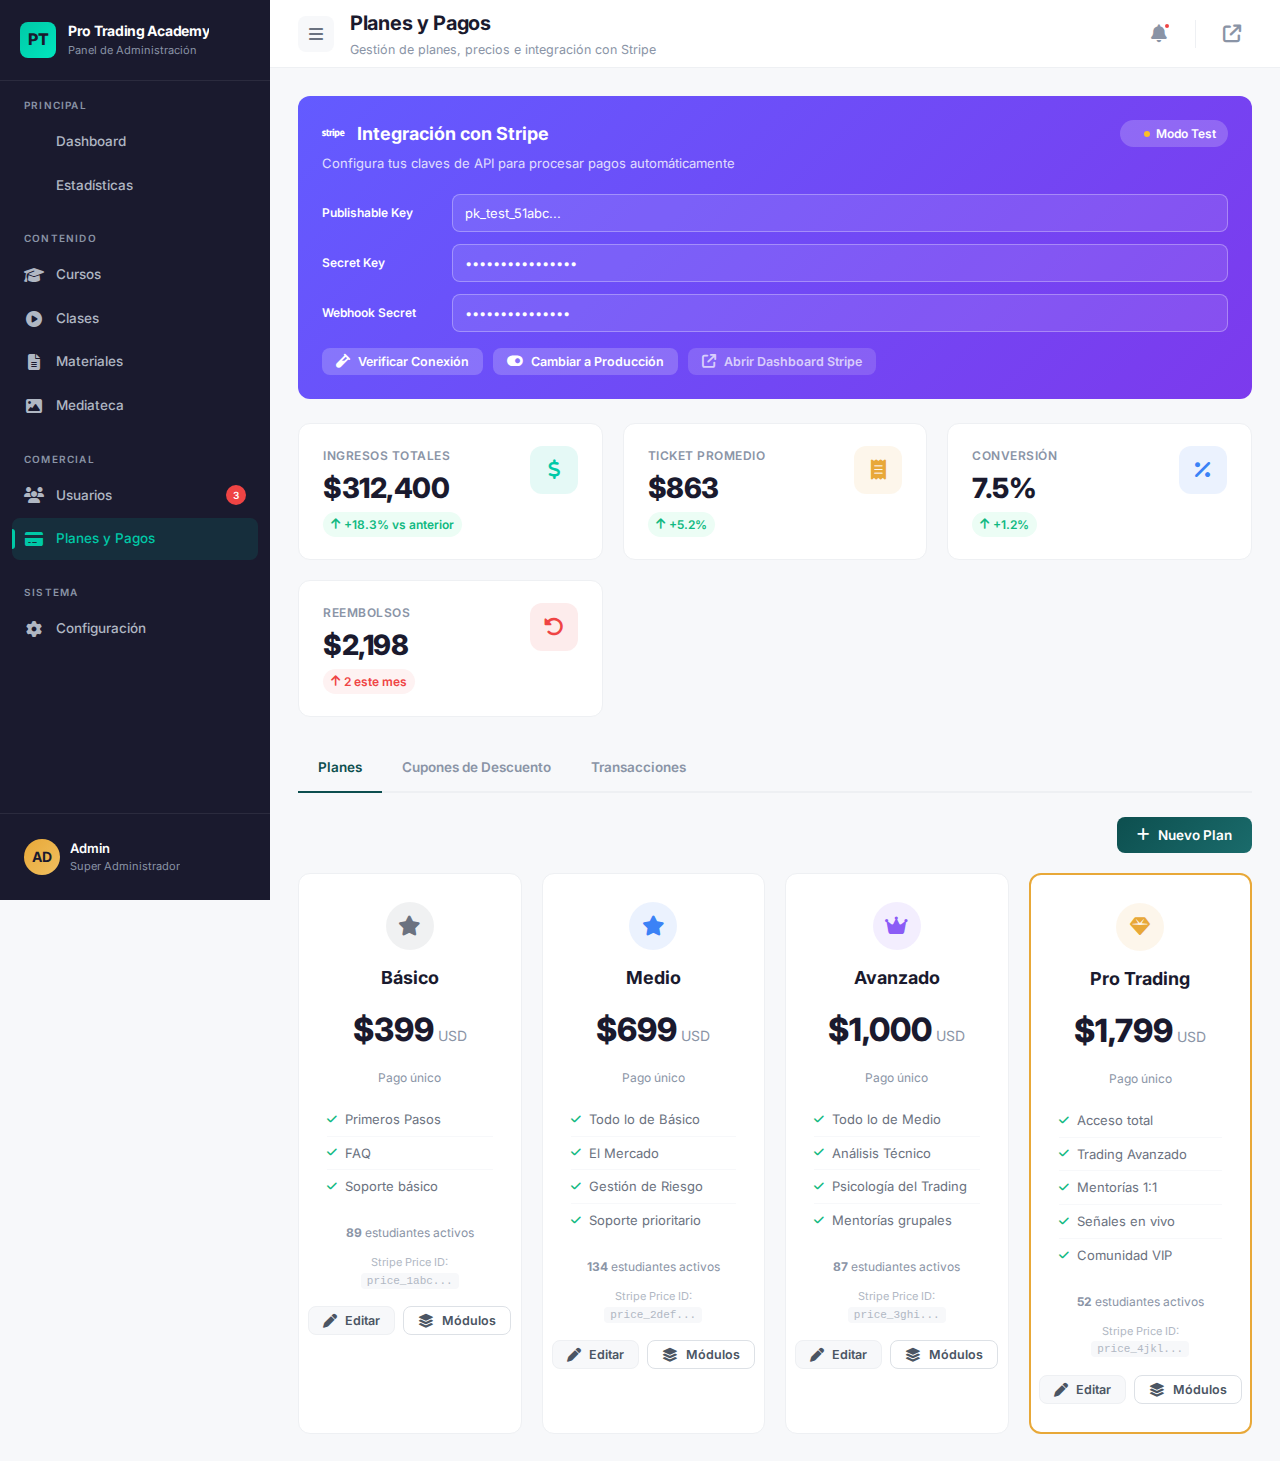
<file: admin/planes.html>
<!DOCTYPE html>
<html lang="es">
<head>
  <meta charset="UTF-8">
  <meta name="viewport" content="width=device-width, initial-scale=1.0">
  <title>Planes y Pagos - Admin Pro Trading Academy</title>
  <link href="https://fonts.googleapis.com/css2?family=Inter:wght@300;400;500;600;700;800&display=swap" rel="stylesheet">
  <link rel="stylesheet" href="https://cdnjs.cloudflare.com/ajax/libs/font-awesome/6.4.0/css/all.min.css">
  <link rel="stylesheet" href="css/admin.css">
</head>
<body>
<div class="admin-layout">

  <!-- Sidebar -->
  <aside class="admin-sidebar">
    <div class="sidebar-header">
      <div class="sidebar-logo">PT</div>
      <div class="sidebar-brand">
        <span class="sidebar-brand-name">Pro Trading Academy</span>
        <span class="sidebar-brand-sub">Panel de Administración</span>
      </div>
    </div>
    <nav class="sidebar-nav">
      <div class="nav-section">
        <div class="nav-section-title">Principal</div>
        <a href="index.html" class="nav-item"><i class="fa-solid fa-grid-2"></i><span class="nav-item-text">Dashboard</span></a>
        <a href="estadisticas.html" class="nav-item"><i class="fa-solid fa-chart-mixed"></i><span class="nav-item-text">Estadísticas</span></a>
      </div>
      <div class="nav-section">
        <div class="nav-section-title">Contenido</div>
        <a href="cursos.html" class="nav-item"><i class="fa-solid fa-graduation-cap"></i><span class="nav-item-text">Cursos</span></a>
        <a href="clases.html" class="nav-item"><i class="fa-solid fa-play-circle"></i><span class="nav-item-text">Clases</span></a>
        <a href="materiales.html" class="nav-item"><i class="fa-solid fa-file-lines"></i><span class="nav-item-text">Materiales</span></a>
        <a href="media.html" class="nav-item"><i class="fa-solid fa-image"></i><span class="nav-item-text">Mediateca</span></a>
      </div>
      <div class="nav-section">
        <div class="nav-section-title">Comercial</div>
        <a href="usuarios.html" class="nav-item"><i class="fa-solid fa-users"></i><span class="nav-item-text">Usuarios</span><span class="badge">3</span></a>
        <a href="planes.html" class="nav-item active"><i class="fa-solid fa-credit-card"></i><span class="nav-item-text">Planes y Pagos</span></a>
      </div>
      <div class="nav-section">
        <div class="nav-section-title">Sistema</div>
        <a href="configuracion.html" class="nav-item"><i class="fa-solid fa-gear"></i><span class="nav-item-text">Configuración</span></a>
      </div>
    </nav>
    <div class="sidebar-footer">
      <div class="sidebar-user">
        <div class="sidebar-user-avatar">AD</div>
        <div class="sidebar-user-info">
          <div class="sidebar-user-name">Admin</div>
          <div class="sidebar-user-role">Super Administrador</div>
        </div>
      </div>
    </div>
  </aside>

  <!-- Main -->
  <main class="admin-main">
    <header class="admin-header">
      <div class="header-left">
        <button class="sidebar-toggle"><i class="fa-solid fa-bars"></i></button>
        <div class="header-title">
          <h1>Planes y Pagos</h1>
          <p>Gestión de planes, precios e integración con Stripe</p>
        </div>
      </div>
      <div class="header-right">
        <button class="header-btn"><i class="fa-solid fa-bell"></i><span class="notification-dot"></span></button>
        <div class="header-divider"></div>
        <button class="header-btn" onclick="window.location.href='../index.html'"><i class="fa-solid fa-arrow-up-right-from-square"></i></button>
      </div>
    </header>

    <div class="admin-content">

      <!-- Stripe Config Banner -->
      <div class="stripe-config">
        <div style="display: flex; align-items: flex-start; justify-content: space-between;">
          <div>
            <h3><i class="fa-brands fa-stripe" style="margin-right: 8px;"></i> Integración con Stripe</h3>
            <p>Configura tus claves de API para procesar pagos automáticamente</p>
          </div>
          <span class="status-badge" style="background: rgba(255,255,255,0.2); color: #fff;">
            <span style="width: 6px; height: 6px; border-radius: 50%; background: #fbbf24; display: inline-block;"></span>
            Modo Test
          </span>
        </div>
        <div class="stripe-input-group">
          <label>Publishable Key</label>
          <input type="text" placeholder="pk_test_..." value="pk_test_51abc...">
        </div>
        <div class="stripe-input-group">
          <label>Secret Key</label>
          <input type="password" placeholder="sk_test_..." value="sk_test_51abc...">
        </div>
        <div class="stripe-input-group">
          <label>Webhook Secret</label>
          <input type="password" placeholder="whsec_..." value="whsec_abc123...">
        </div>
        <div style="display: flex; gap: 10px; margin-top: 16px;">
          <button class="btn btn-sm" style="background: rgba(255,255,255,0.2); color: #fff;">
            <i class="fa-solid fa-vial"></i> Verificar Conexión
          </button>
          <button class="btn btn-sm" style="background: rgba(255,255,255,0.2); color: #fff;">
            <i class="fa-solid fa-toggle-on"></i> Cambiar a Producción
          </button>
          <button class="btn btn-sm" style="background: rgba(255,255,255,0.15); color: rgba(255,255,255,0.7);">
            <i class="fa-solid fa-arrow-up-right-from-square"></i> Abrir Dashboard Stripe
          </button>
        </div>
      </div>

      <!-- KPI Cards -->
      <div class="kpi-grid">
        <div class="kpi-card">
          <div class="kpi-info">
            <h4>Ingresos Totales</h4>
            <div class="kpi-value">$312,400</div>
            <div class="kpi-change positive"><i class="fa-solid fa-arrow-up"></i> +18.3% vs anterior</div>
          </div>
          <div class="kpi-icon accent"><i class="fa-solid fa-dollar-sign"></i></div>
        </div>
        <div class="kpi-card">
          <div class="kpi-info">
            <h4>Ticket Promedio</h4>
            <div class="kpi-value">$863</div>
            <div class="kpi-change positive"><i class="fa-solid fa-arrow-up"></i> +5.2%</div>
          </div>
          <div class="kpi-icon secondary"><i class="fa-solid fa-receipt"></i></div>
        </div>
        <div class="kpi-card">
          <div class="kpi-info">
            <h4>Conversión</h4>
            <div class="kpi-value">7.5%</div>
            <div class="kpi-change positive"><i class="fa-solid fa-arrow-up"></i> +1.2%</div>
          </div>
          <div class="kpi-icon info"><i class="fa-solid fa-percentage"></i></div>
        </div>
        <div class="kpi-card">
          <div class="kpi-info">
            <h4>Reembolsos</h4>
            <div class="kpi-value">$2,198</div>
            <div class="kpi-change negative"><i class="fa-solid fa-arrow-up"></i> 2 este mes</div>
          </div>
          <div class="kpi-icon danger"><i class="fa-solid fa-rotate-left"></i></div>
        </div>
      </div>

      <!-- Tabs -->
      <div class="tabs">
        <div class="tab active" data-tab="tab-plans">Planes</div>
        <div class="tab" data-tab="tab-coupons">Cupones de Descuento</div>
        <div class="tab" data-tab="tab-transactions">Transacciones</div>
      </div>

      <!-- Tab: Planes -->
      <div class="tab-content active" id="tab-plans">
        <div class="page-header" style="margin-bottom: 20px;">
          <div></div>
          <button class="btn btn-primary" onclick="AdminModal.open('modal-plan')"><i class="fa-solid fa-plus"></i> Nuevo Plan</button>
        </div>

        <div class="grid-4">
          <!-- Plan Básico -->
          <div class="card">
            <div class="card-body" style="text-align: center; padding: 28px;">
              <div style="width: 48px; height: 48px; border-radius: 50%; background: rgba(107,114,128,0.1); color: #6b7280; display: inline-flex; align-items: center; justify-content: center; font-size: 20px; margin-bottom: 14px;">
                <i class="fa-solid fa-star"></i>
              </div>
              <h3 style="font-size: 18px; font-weight: 700; color: var(--dark);">Básico</h3>
              <div style="font-size: 32px; font-weight: 800; color: var(--dark); margin: 12px 0;">$399<span style="font-size: 14px; font-weight: 400; color: var(--gray-500);"> USD</span></div>
              <div style="font-size: 12px; color: var(--gray-500); margin-bottom: 16px;">Pago único</div>
              <div style="text-align: left; margin-bottom: 20px;">
                <div style="font-size: 13px; color: var(--gray-600); padding: 6px 0; border-bottom: 1px solid var(--gray-100); display: flex; align-items: center; gap: 8px;">
                  <i class="fa-solid fa-check" style="color: var(--success); font-size: 11px;"></i> Primeros Pasos
                </div>
                <div style="font-size: 13px; color: var(--gray-600); padding: 6px 0; border-bottom: 1px solid var(--gray-100); display: flex; align-items: center; gap: 8px;">
                  <i class="fa-solid fa-check" style="color: var(--success); font-size: 11px;"></i> FAQ
                </div>
                <div style="font-size: 13px; color: var(--gray-600); padding: 6px 0; display: flex; align-items: center; gap: 8px;">
                  <i class="fa-solid fa-check" style="color: var(--success); font-size: 11px;"></i> Soporte básico
                </div>
              </div>
              <div style="font-size: 12px; color: var(--gray-500); margin-bottom: 12px;"><strong>89</strong> estudiantes activos</div>
              <div style="font-size: 11px; color: var(--gray-400); margin-bottom: 16px;">Stripe Price ID: <code style="background: var(--gray-100); padding: 2px 6px; border-radius: 4px;">price_1abc...</code></div>
              <div style="display: flex; gap: 8px; justify-content: center;">
                <button class="btn btn-sm btn-secondary" onclick="AdminModal.open('modal-plan')"><i class="fa-solid fa-pen"></i> Editar</button>
                <button class="btn btn-sm btn-outline"><i class="fa-solid fa-layer-group"></i> Módulos</button>
              </div>
            </div>
          </div>

          <!-- Plan Medio -->
          <div class="card">
            <div class="card-body" style="text-align: center; padding: 28px;">
              <div style="width: 48px; height: 48px; border-radius: 50%; background: rgba(59,130,246,0.1); color: #3b82f6; display: inline-flex; align-items: center; justify-content: center; font-size: 20px; margin-bottom: 14px;">
                <i class="fa-solid fa-star"></i>
              </div>
              <h3 style="font-size: 18px; font-weight: 700; color: var(--dark);">Medio</h3>
              <div style="font-size: 32px; font-weight: 800; color: var(--dark); margin: 12px 0;">$699<span style="font-size: 14px; font-weight: 400; color: var(--gray-500);"> USD</span></div>
              <div style="font-size: 12px; color: var(--gray-500); margin-bottom: 16px;">Pago único</div>
              <div style="text-align: left; margin-bottom: 20px;">
                <div style="font-size: 13px; color: var(--gray-600); padding: 6px 0; border-bottom: 1px solid var(--gray-100); display: flex; align-items: center; gap: 8px;">
                  <i class="fa-solid fa-check" style="color: var(--success); font-size: 11px;"></i> Todo lo de Básico
                </div>
                <div style="font-size: 13px; color: var(--gray-600); padding: 6px 0; border-bottom: 1px solid var(--gray-100); display: flex; align-items: center; gap: 8px;">
                  <i class="fa-solid fa-check" style="color: var(--success); font-size: 11px;"></i> El Mercado
                </div>
                <div style="font-size: 13px; color: var(--gray-600); padding: 6px 0; border-bottom: 1px solid var(--gray-100); display: flex; align-items: center; gap: 8px;">
                  <i class="fa-solid fa-check" style="color: var(--success); font-size: 11px;"></i> Gestión de Riesgo
                </div>
                <div style="font-size: 13px; color: var(--gray-600); padding: 6px 0; display: flex; align-items: center; gap: 8px;">
                  <i class="fa-solid fa-check" style="color: var(--success); font-size: 11px;"></i> Soporte prioritario
                </div>
              </div>
              <div style="font-size: 12px; color: var(--gray-500); margin-bottom: 12px;"><strong>134</strong> estudiantes activos</div>
              <div style="font-size: 11px; color: var(--gray-400); margin-bottom: 16px;">Stripe Price ID: <code style="background: var(--gray-100); padding: 2px 6px; border-radius: 4px;">price_2def...</code></div>
              <div style="display: flex; gap: 8px; justify-content: center;">
                <button class="btn btn-sm btn-secondary"><i class="fa-solid fa-pen"></i> Editar</button>
                <button class="btn btn-sm btn-outline"><i class="fa-solid fa-layer-group"></i> Módulos</button>
              </div>
            </div>
          </div>

          <!-- Plan Avanzado -->
          <div class="card">
            <div class="card-body" style="text-align: center; padding: 28px;">
              <div style="width: 48px; height: 48px; border-radius: 50%; background: rgba(139,92,246,0.1); color: #8b5cf6; display: inline-flex; align-items: center; justify-content: center; font-size: 20px; margin-bottom: 14px;">
                <i class="fa-solid fa-crown"></i>
              </div>
              <h3 style="font-size: 18px; font-weight: 700; color: var(--dark);">Avanzado</h3>
              <div style="font-size: 32px; font-weight: 800; color: var(--dark); margin: 12px 0;">$1,000<span style="font-size: 14px; font-weight: 400; color: var(--gray-500);"> USD</span></div>
              <div style="font-size: 12px; color: var(--gray-500); margin-bottom: 16px;">Pago único</div>
              <div style="text-align: left; margin-bottom: 20px;">
                <div style="font-size: 13px; color: var(--gray-600); padding: 6px 0; border-bottom: 1px solid var(--gray-100); display: flex; align-items: center; gap: 8px;">
                  <i class="fa-solid fa-check" style="color: var(--success); font-size: 11px;"></i> Todo lo de Medio
                </div>
                <div style="font-size: 13px; color: var(--gray-600); padding: 6px 0; border-bottom: 1px solid var(--gray-100); display: flex; align-items: center; gap: 8px;">
                  <i class="fa-solid fa-check" style="color: var(--success); font-size: 11px;"></i> Análisis Técnico
                </div>
                <div style="font-size: 13px; color: var(--gray-600); padding: 6px 0; border-bottom: 1px solid var(--gray-100); display: flex; align-items: center; gap: 8px;">
                  <i class="fa-solid fa-check" style="color: var(--success); font-size: 11px;"></i> Psicología del Trading
                </div>
                <div style="font-size: 13px; color: var(--gray-600); padding: 6px 0; display: flex; align-items: center; gap: 8px;">
                  <i class="fa-solid fa-check" style="color: var(--success); font-size: 11px;"></i> Mentorías grupales
                </div>
              </div>
              <div style="font-size: 12px; color: var(--gray-500); margin-bottom: 12px;"><strong>87</strong> estudiantes activos</div>
              <div style="font-size: 11px; color: var(--gray-400); margin-bottom: 16px;">Stripe Price ID: <code style="background: var(--gray-100); padding: 2px 6px; border-radius: 4px;">price_3ghi...</code></div>
              <div style="display: flex; gap: 8px; justify-content: center;">
                <button class="btn btn-sm btn-secondary"><i class="fa-solid fa-pen"></i> Editar</button>
                <button class="btn btn-sm btn-outline"><i class="fa-solid fa-layer-group"></i> Módulos</button>
              </div>
            </div>
          </div>

          <!-- Plan Pro -->
          <div class="card" style="border: 2px solid var(--secondary);">
            <div class="card-body" style="text-align: center; padding: 28px;">
              <div style="width: 48px; height: 48px; border-radius: 50%; background: rgba(232,168,56,0.1); color: #e8a838; display: inline-flex; align-items: center; justify-content: center; font-size: 20px; margin-bottom: 14px;">
                <i class="fa-solid fa-gem"></i>
              </div>
              <h3 style="font-size: 18px; font-weight: 700; color: var(--dark);">Pro Trading</h3>
              <div style="font-size: 32px; font-weight: 800; color: var(--dark); margin: 12px 0;">$1,799<span style="font-size: 14px; font-weight: 400; color: var(--gray-500);"> USD</span></div>
              <div style="font-size: 12px; color: var(--gray-500); margin-bottom: 16px;">Pago único</div>
              <div style="text-align: left; margin-bottom: 20px;">
                <div style="font-size: 13px; color: var(--gray-600); padding: 6px 0; border-bottom: 1px solid var(--gray-100); display: flex; align-items: center; gap: 8px;">
                  <i class="fa-solid fa-check" style="color: var(--success); font-size: 11px;"></i> Acceso total
                </div>
                <div style="font-size: 13px; color: var(--gray-600); padding: 6px 0; border-bottom: 1px solid var(--gray-100); display: flex; align-items: center; gap: 8px;">
                  <i class="fa-solid fa-check" style="color: var(--success); font-size: 11px;"></i> Trading Avanzado
                </div>
                <div style="font-size: 13px; color: var(--gray-600); padding: 6px 0; border-bottom: 1px solid var(--gray-100); display: flex; align-items: center; gap: 8px;">
                  <i class="fa-solid fa-check" style="color: var(--success); font-size: 11px;"></i> Mentorías 1:1
                </div>
                <div style="font-size: 13px; color: var(--gray-600); padding: 6px 0; border-bottom: 1px solid var(--gray-100); display: flex; align-items: center; gap: 8px;">
                  <i class="fa-solid fa-check" style="color: var(--success); font-size: 11px;"></i> Señales en vivo
                </div>
                <div style="font-size: 13px; color: var(--gray-600); padding: 6px 0; display: flex; align-items: center; gap: 8px;">
                  <i class="fa-solid fa-check" style="color: var(--success); font-size: 11px;"></i> Comunidad VIP
                </div>
              </div>
              <div style="font-size: 12px; color: var(--gray-500); margin-bottom: 12px;"><strong>52</strong> estudiantes activos</div>
              <div style="font-size: 11px; color: var(--gray-400); margin-bottom: 16px;">Stripe Price ID: <code style="background: var(--gray-100); padding: 2px 6px; border-radius: 4px;">price_4jkl...</code></div>
              <div style="display: flex; gap: 8px; justify-content: center;">
                <button class="btn btn-sm btn-secondary"><i class="fa-solid fa-pen"></i> Editar</button>
                <button class="btn btn-sm btn-outline"><i class="fa-solid fa-layer-group"></i> Módulos</button>
              </div>
            </div>
          </div>
        </div>
      </div>

      <!-- Tab: Cupones -->
      <div class="tab-content" id="tab-coupons">
        <div class="page-header" style="margin-bottom: 20px;">
          <div></div>
          <button class="btn btn-primary" onclick="AdminModal.open('modal-coupon')"><i class="fa-solid fa-plus"></i> Nuevo Cupón</button>
        </div>
        <div class="card">
          <div class="table-container">
            <table class="admin-table">
              <thead>
                <tr>
                  <th>Código</th>
                  <th>Descuento</th>
                  <th>Plan Aplicable</th>
                  <th>Usos / Límite</th>
                  <th>Válido Hasta</th>
                  <th>Estado</th>
                  <th>Acciones</th>
                </tr>
              </thead>
              <tbody>
                <tr>
                  <td><code style="background: var(--gray-100); padding: 4px 10px; border-radius: 4px; font-weight: 600;">BIENVENIDO20</code></td>
                  <td><strong>20%</strong></td>
                  <td>Todos los planes</td>
                  <td>45 / 100</td>
                  <td>31 Dic 2026</td>
                  <td><span class="status-badge active">Activo</span></td>
                  <td>
                    <div class="table-actions">
                      <button class="table-action-btn"><i class="fa-solid fa-pen"></i></button>
                      <button class="table-action-btn danger"><i class="fa-solid fa-trash"></i></button>
                    </div>
                  </td>
                </tr>
                <tr>
                  <td><code style="background: var(--gray-100); padding: 4px 10px; border-radius: 4px; font-weight: 600;">PROTRADING50</code></td>
                  <td><strong>$50 OFF</strong></td>
                  <td>Pro Trading</td>
                  <td>12 / 50</td>
                  <td>30 Jun 2026</td>
                  <td><span class="status-badge active">Activo</span></td>
                  <td>
                    <div class="table-actions">
                      <button class="table-action-btn"><i class="fa-solid fa-pen"></i></button>
                      <button class="table-action-btn danger"><i class="fa-solid fa-trash"></i></button>
                    </div>
                  </td>
                </tr>
                <tr>
                  <td><code style="background: var(--gray-100); padding: 4px 10px; border-radius: 4px; font-weight: 600;">SEMINARIO100</code></td>
                  <td><strong>$100 OFF</strong></td>
                  <td>Avanzado, Pro</td>
                  <td>30 / 30</td>
                  <td>28 Feb 2026</td>
                  <td><span class="status-badge inactive">Agotado</span></td>
                  <td>
                    <div class="table-actions">
                      <button class="table-action-btn"><i class="fa-solid fa-pen"></i></button>
                      <button class="table-action-btn danger"><i class="fa-solid fa-trash"></i></button>
                    </div>
                  </td>
                </tr>
              </tbody>
            </table>
          </div>
        </div>
      </div>

      <!-- Tab: Transacciones -->
      <div class="tab-content" id="tab-transactions">
        <div class="card">
          <div class="table-controls">
            <div class="table-search">
              <i class="fa-solid fa-magnifying-glass"></i>
              <input type="text" placeholder="Buscar transacción...">
            </div>
            <div class="table-filters">
              <select class="form-control" style="width: 140px; height: 38px; font-size: 13px;">
                <option value="">Todos</option>
                <option>Completado</option>
                <option>Pendiente</option>
                <option>Reembolsado</option>
                <option>Fallido</option>
              </select>
              <button class="btn btn-sm btn-secondary"><i class="fa-solid fa-download"></i> Exportar CSV</button>
            </div>
          </div>
          <div class="table-container">
            <table class="admin-table">
              <thead>
                <tr>
                  <th>ID Transacción</th>
                  <th>Usuario</th>
                  <th>Plan</th>
                  <th>Monto</th>
                  <th>Cupón</th>
                  <th>Método</th>
                  <th>Estado</th>
                  <th>Fecha</th>
                </tr>
              </thead>
              <tbody>
                <tr>
                  <td><code style="font-size: 12px;">txn_3abc...xyz</code></td>
                  <td>
                    <div class="table-user">
                      <div class="table-avatar" style="width: 28px; height: 28px; font-size: 10px; background: var(--gradient-gold); color: var(--dark);">SR</div>
                      <span style="font-weight: 500;">Sofia Ramírez</span>
                    </div>
                  </td>
                  <td><span class="plan-badge pro">Pro</span></td>
                  <td><strong>$1,799.00</strong></td>
                  <td>—</td>
                  <td><i class="fa-brands fa-cc-visa" style="font-size: 18px; color: #1a1f71;"></i></td>
                  <td><span class="status-badge active">Completado</span></td>
                  <td>11 Mar 2026</td>
                </tr>
                <tr>
                  <td><code style="font-size: 12px;">txn_4def...uvw</code></td>
                  <td>
                    <div class="table-user">
                      <div class="table-avatar" style="width: 28px; height: 28px; font-size: 10px; background: var(--gradient-primary); color: #fff;">RD</div>
                      <span style="font-weight: 500;">Roberto Díaz</span>
                    </div>
                  </td>
                  <td><span class="plan-badge medio">Medio</span></td>
                  <td><strong>$699.00</strong></td>
                  <td>—</td>
                  <td><i class="fa-brands fa-cc-mastercard" style="font-size: 18px; color: #eb001b;"></i></td>
                  <td><span class="status-badge active">Completado</span></td>
                  <td>10 Mar 2026</td>
                </tr>
                <tr>
                  <td><code style="font-size: 12px;">txn_5ghi...rst</code></td>
                  <td>
                    <div class="table-user">
                      <div class="table-avatar" style="width: 28px; height: 28px; font-size: 10px; background: var(--gradient-accent); color: var(--dark);">CF</div>
                      <span style="font-weight: 500;">Carmen Flores</span>
                    </div>
                  </td>
                  <td><span class="plan-badge avanzado">Avanzado</span></td>
                  <td><strong>$800.00</strong></td>
                  <td><span style="font-size: 11px; background: rgba(16,185,129,0.1); color: var(--success); padding: 2px 8px; border-radius: 4px;">BIENVENIDO20</span></td>
                  <td><i class="fa-brands fa-cc-visa" style="font-size: 18px; color: #1a1f71;"></i></td>
                  <td><span class="status-badge active">Completado</span></td>
                  <td>8 Mar 2026</td>
                </tr>
                <tr>
                  <td><code style="font-size: 12px;">txn_6jkl...opq</code></td>
                  <td>
                    <div class="table-user">
                      <div class="table-avatar" style="width: 28px; height: 28px; font-size: 10px; background: #eef0f3; color: var(--gray-600);">DH</div>
                      <span style="font-weight: 500;">Diego Hernández</span>
                    </div>
                  </td>
                  <td><span class="plan-badge basico">Básico</span></td>
                  <td><strong>$399.00</strong></td>
                  <td>—</td>
                  <td><i class="fa-brands fa-cc-visa" style="font-size: 18px; color: #1a1f71;"></i></td>
                  <td><span class="status-badge cancelled">Reembolsado</span></td>
                  <td>5 Mar 2026</td>
                </tr>
              </tbody>
            </table>
          </div>
          <div class="table-pagination">
            <span>Mostrando 1-4 de 362 transacciones</span>
            <div class="pagination-btns">
              <button class="pagination-btn" disabled><i class="fa-solid fa-chevron-left"></i></button>
              <button class="pagination-btn active">1</button>
              <button class="pagination-btn">2</button>
              <button class="pagination-btn">3</button>
              <button class="pagination-btn"><i class="fa-solid fa-chevron-right"></i></button>
            </div>
          </div>
        </div>
      </div>

    </div>
  </main>
</div>

<!-- Modal: Nuevo/Editar Plan -->
<div class="modal-overlay" id="modal-plan">
  <div class="modal large">
    <div class="modal-header">
      <h3>Nuevo Plan</h3>
      <button class="modal-close"><i class="fa-solid fa-xmark"></i></button>
    </div>
    <div class="modal-body">
      <div class="form-row">
        <div class="form-group">
          <label class="form-label">Nombre del Plan <span class="required">*</span></label>
          <input type="text" class="form-control" placeholder="Ej: Premium">
        </div>
        <div class="form-group">
          <label class="form-label">Precio (USD) <span class="required">*</span></label>
          <input type="number" class="form-control" placeholder="999" min="0" step="0.01">
        </div>
      </div>

      <div class="form-row">
        <div class="form-group">
          <label class="form-label">Tipo de Pago</label>
          <select class="form-control">
            <option value="one-time">Pago Único</option>
            <option value="monthly">Mensual</option>
            <option value="yearly">Anual</option>
          </select>
        </div>
        <div class="form-group">
          <label class="form-label">Stripe Price ID</label>
          <input type="text" class="form-control" placeholder="price_...">
          <div class="form-hint">Se crea automáticamente en Stripe al guardar</div>
        </div>
      </div>

      <div class="form-group">
        <label class="form-label">Descripción</label>
        <textarea class="form-control" rows="2" placeholder="Breve descripción del plan..."></textarea>
      </div>

      <div class="form-group">
        <label class="form-label">Cursos/Módulos Incluidos <span class="required">*</span></label>
        <div style="display: flex; flex-direction: column; gap: 8px;">
          <label class="form-check"><input type="checkbox" checked> Primeros Pasos (4 módulos)</label>
          <label class="form-check"><input type="checkbox" checked> Preguntas Frecuentes</label>
          <label class="form-check"><input type="checkbox"> El Mercado (6 módulos)</label>
          <label class="form-check"><input type="checkbox"> Gestión de Riesgo (5 módulos)</label>
          <label class="form-check"><input type="checkbox"> Análisis Técnico (8 módulos)</label>
          <label class="form-check"><input type="checkbox"> Psicología del Trading (3 módulos)</label>
          <label class="form-check"><input type="checkbox"> Trading Avanzado (10 módulos)</label>
          <label class="form-check"><input type="checkbox"> Seminario Intensivo</label>
        </div>
      </div>

      <div class="form-group">
        <label class="form-label">Características Adicionales</label>
        <div style="display: flex; flex-direction: column; gap: 8px;">
          <label class="form-check"><input type="checkbox"> Soporte prioritario</label>
          <label class="form-check"><input type="checkbox"> Mentorías grupales</label>
          <label class="form-check"><input type="checkbox"> Mentorías 1:1</label>
          <label class="form-check"><input type="checkbox"> Señales en vivo</label>
          <label class="form-check"><input type="checkbox"> Comunidad VIP</label>
          <label class="form-check"><input type="checkbox"> Certificado de completado</label>
        </div>
      </div>

      <div class="form-row">
        <div class="form-group">
          <label class="form-label">Color del Plan</label>
          <input type="color" value="#0d4f4f" class="form-control" style="height: 42px; padding: 4px;">
        </div>
        <div class="form-group">
          <label class="form-label">Orden de Visualización</label>
          <input type="number" class="form-control" value="1" min="1">
        </div>
      </div>

      <div class="form-group">
        <div class="settings-row" style="border: none; padding: 8px 0;">
          <div class="settings-row-info">
            <div class="settings-row-label">Marcar como Destacado</div>
            <div class="settings-row-desc">Se mostrará con borde especial en la página de precios</div>
          </div>
          <div class="settings-row-control">
            <label class="form-switch">
              <input type="checkbox">
              <span class="slider"></span>
            </label>
          </div>
        </div>
      </div>
    </div>
    <div class="modal-footer">
      <button class="btn btn-secondary" onclick="AdminModal.close('modal-plan')">Cancelar</button>
      <button class="btn btn-primary" onclick="AdminToast.success('Plan guardado', 'El plan se ha creado y sincronizado con Stripe'); AdminModal.close('modal-plan');">
        <i class="fa-solid fa-check"></i> Guardar Plan
      </button>
    </div>
  </div>
</div>

<!-- Modal: Nuevo Cupón -->
<div class="modal-overlay" id="modal-coupon">
  <div class="modal">
    <div class="modal-header">
      <h3>Nuevo Cupón de Descuento</h3>
      <button class="modal-close"><i class="fa-solid fa-xmark"></i></button>
    </div>
    <div class="modal-body">
      <div class="form-group">
        <label class="form-label">Código del Cupón <span class="required">*</span></label>
        <input type="text" class="form-control" placeholder="Ej: BLACKFRIDAY30" style="text-transform: uppercase;">
      </div>
      <div class="form-row">
        <div class="form-group">
          <label class="form-label">Tipo de Descuento</label>
          <select class="form-control">
            <option value="percentage">Porcentaje (%)</option>
            <option value="fixed">Monto Fijo ($)</option>
          </select>
        </div>
        <div class="form-group">
          <label class="form-label">Valor del Descuento</label>
          <input type="number" class="form-control" placeholder="20" min="0">
        </div>
      </div>
      <div class="form-row">
        <div class="form-group">
          <label class="form-label">Planes Aplicables</label>
          <select class="form-control" multiple style="height: 80px;">
            <option selected>Todos los planes</option>
            <option>Básico</option>
            <option>Medio</option>
            <option>Avanzado</option>
            <option>Pro Trading</option>
          </select>
        </div>
        <div class="form-group">
          <label class="form-label">Límite de Usos</label>
          <input type="number" class="form-control" placeholder="100" min="1">
        </div>
      </div>
      <div class="form-row">
        <div class="form-group">
          <label class="form-label">Fecha de Inicio</label>
          <input type="date" class="form-control">
        </div>
        <div class="form-group">
          <label class="form-label">Fecha de Expiración</label>
          <input type="date" class="form-control">
        </div>
      </div>
    </div>
    <div class="modal-footer">
      <button class="btn btn-secondary" onclick="AdminModal.close('modal-coupon')">Cancelar</button>
      <button class="btn btn-primary" onclick="AdminToast.success('Cupón creado', 'El cupón se ha sincronizado con Stripe'); AdminModal.close('modal-coupon');">
        <i class="fa-solid fa-check"></i> Crear Cupón
      </button>
    </div>
  </div>
</div>

<script src="js/admin.js"></script>
</body>
</html>
</file>
<file: css/styles.css>
/* ============================================
   INVESTEP ACADEMY - Portal de Estudio Trading
   Custom Styles
   ============================================ */

/* ---- CSS Variables ---- */
:root {
  --primary: #0d4f4f;
  --primary-dark: #0a3d3d;
  --primary-light: #1a6b6b;
  --secondary: #e8a838;
  --secondary-dark: #d49520;
  --secondary-light: #f0c060;
  --accent: #00c9a7;
  --accent-dark: #00a88a;
  --dark: #1a1a2e;
  --dark-light: #2d2d44;
  --gray-100: #f7f8fa;
  --gray-200: #eef0f3;
  --gray-300: #dde1e6;
  --gray-400: #b0b7c3;
  --gray-500: #8a94a6;
  --gray-600: #6b7280;
  --gray-700: #4b5563;
  --gray-800: #374151;
  --white: #ffffff;
  --danger: #ef4444;
  --success: #10b981;
  --info: #3b82f6;
  --warning: #f59e0b;
  --gradient-primary: linear-gradient(135deg, var(--primary) 0%, var(--primary-light) 100%);
  --gradient-hero: linear-gradient(135deg, #0d4f4f 0%, #1a6b6b 40%, #00c9a7 100%);
  --gradient-dark: linear-gradient(135deg, #1a1a2e 0%, #2d2d44 100%);
  --gradient-gold: linear-gradient(135deg, var(--secondary) 0%, #f0c060 100%);
  --shadow-sm: 0 1px 3px rgba(0,0,0,0.08);
  --shadow-md: 0 4px 12px rgba(0,0,0,0.1);
  --shadow-lg: 0 10px 30px rgba(0,0,0,0.12);
  --shadow-xl: 0 20px 50px rgba(0,0,0,0.15);
  --radius-sm: 8px;
  --radius-md: 12px;
  --radius-lg: 16px;
  --radius-xl: 24px;
  --transition: all 0.3s cubic-bezier(0.4, 0, 0.2, 1);
}

/* ---- Reset & Base ---- */
*, *::before, *::after {
  box-sizing: border-box;
  margin: 0;
  padding: 0;
}

html {
  scroll-behavior: smooth;
  font-size: 16px;
}

body {
  font-family: 'Inter', -apple-system, BlinkMacSystemFont, 'Segoe UI', Roboto, sans-serif;
  color: var(--gray-800);
  background: var(--gray-100);
  line-height: 1.6;
  -webkit-font-smoothing: antialiased;
  overflow-x: hidden;
}

a {
  text-decoration: none;
  color: inherit;
  transition: var(--transition);
}

img {
  max-width: 100%;
  height: auto;
  display: block;
}

ul, ol {
  list-style: none;
}

/* ---- Utility Classes ---- */
.container {
  max-width: 1200px;
  margin: 0 auto;
  padding: 0 24px;
}

.container-lg {
  max-width: 1400px;
  margin: 0 auto;
  padding: 0 24px;
}

.section {
  padding: 80px 0;
}

.section-sm {
  padding: 48px 0;
}

.text-center {
  text-align: center;
}

.text-white {
  color: var(--white);
}

.text-primary {
  color: var(--primary);
}

.text-secondary {
  color: var(--secondary);
}

.text-accent {
  color: var(--accent);
}

.text-gray {
  color: var(--gray-500);
}

.font-bold {
  font-weight: 700;
}

.mb-1 { margin-bottom: 8px; }
.mb-2 { margin-bottom: 16px; }
.mb-3 { margin-bottom: 24px; }
.mb-4 { margin-bottom: 32px; }
.mb-5 { margin-bottom: 48px; }

.mt-1 { margin-top: 8px; }
.mt-2 { margin-top: 16px; }
.mt-3 { margin-top: 24px; }
.mt-4 { margin-top: 32px; }

.flex {
  display: flex;
}

.flex-center {
  display: flex;
  align-items: center;
  justify-content: center;
}

.flex-between {
  display: flex;
  align-items: center;
  justify-content: space-between;
}

.grid-2 {
  display: grid;
  grid-template-columns: repeat(2, 1fr);
  gap: 24px;
}

.grid-3 {
  display: grid;
  grid-template-columns: repeat(3, 1fr);
  gap: 24px;
}

.grid-4 {
  display: grid;
  grid-template-columns: repeat(4, 1fr);
  gap: 24px;
}

/* ---- Typography ---- */
h1, h2, h3, h4, h5, h6 {
  font-weight: 700;
  line-height: 1.2;
  color: var(--dark);
}

h1 { font-size: 3.5rem; }
h2 { font-size: 2.5rem; }
h3 { font-size: 1.75rem; }
h4 { font-size: 1.25rem; }
h5 { font-size: 1.1rem; }
h6 { font-size: 1rem; }

.section-title {
  font-size: 2.5rem;
  font-weight: 800;
  margin-bottom: 16px;
  position: relative;
}

.section-subtitle {
  font-size: 1.15rem;
  color: var(--gray-500);
  max-width: 650px;
  margin: 0 auto 48px;
}

.badge {
  display: inline-block;
  padding: 6px 16px;
  border-radius: 50px;
  font-size: 0.8rem;
  font-weight: 600;
  text-transform: uppercase;
  letter-spacing: 1px;
}

.badge-primary {
  background: rgba(13, 79, 79, 0.1);
  color: var(--primary);
}

.badge-secondary {
  background: rgba(232, 168, 56, 0.15);
  color: var(--secondary-dark);
}

.badge-accent {
  background: rgba(0, 201, 167, 0.12);
  color: var(--accent-dark);
}

.badge-success {
  background: rgba(16, 185, 129, 0.12);
  color: var(--success);
}

/* ---- Buttons ---- */
.btn {
  display: inline-flex;
  align-items: center;
  justify-content: center;
  gap: 8px;
  padding: 14px 32px;
  border: none;
  border-radius: var(--radius-sm);
  font-size: 1rem;
  font-weight: 600;
  cursor: pointer;
  transition: var(--transition);
  font-family: inherit;
  white-space: nowrap;
}

.btn:hover {
  transform: translateY(-2px);
  box-shadow: var(--shadow-lg);
}

.btn:active {
  transform: translateY(0);
}

.btn-primary {
  background: var(--gradient-primary);
  color: var(--white);
}

.btn-primary:hover {
  background: var(--primary-dark);
  box-shadow: 0 8px 25px rgba(13, 79, 79, 0.35);
}

.btn-secondary {
  background: var(--gradient-gold);
  color: var(--dark);
}

.btn-secondary:hover {
  box-shadow: 0 8px 25px rgba(232, 168, 56, 0.35);
}

.btn-accent {
  background: var(--accent);
  color: var(--white);
}

.btn-accent:hover {
  background: var(--accent-dark);
  box-shadow: 0 8px 25px rgba(0, 201, 167, 0.35);
}

.btn-outline {
  background: transparent;
  border: 2px solid var(--primary);
  color: var(--primary);
}

.btn-outline:hover {
  background: var(--primary);
  color: var(--white);
}

.btn-outline-white {
  background: transparent;
  border: 2px solid var(--white);
  color: var(--white);
}

.btn-outline-white:hover {
  background: var(--white);
  color: var(--primary);
}

.btn-ghost {
  background: rgba(255,255,255,0.15);
  color: var(--white);
  backdrop-filter: blur(10px);
}

.btn-ghost:hover {
  background: rgba(255,255,255,0.25);
}

.btn-lg {
  padding: 18px 42px;
  font-size: 1.1rem;
  border-radius: var(--radius-md);
}

.btn-sm {
  padding: 10px 20px;
  font-size: 0.875rem;
}

.btn-icon {
  width: 44px;
  height: 44px;
  padding: 0;
  border-radius: 50%;
}

/* ---- Navigation ---- */
.navbar {
  position: fixed;
  top: 0;
  left: 0;
  right: 0;
  z-index: 1000;
  padding: 16px 0;
  transition: var(--transition);
  background: transparent;
}

.navbar.scrolled {
  background: rgba(13, 79, 79, 0.95);
  backdrop-filter: blur(20px);
  padding: 10px 0;
  box-shadow: var(--shadow-md);
}

.navbar .container {
  display: flex;
  align-items: center;
  justify-content: space-between;
}

.navbar-brand {
  display: flex;
  align-items: center;
  gap: 12px;
}

.navbar-brand .logo-icon {
  width: 42px;
  height: 42px;
  background: var(--gradient-gold);
  border-radius: var(--radius-sm);
  display: flex;
  align-items: center;
  justify-content: center;
  font-size: 1.2rem;
  font-weight: 800;
  color: var(--dark);
}

.navbar-brand .logo-text {
  font-size: 1.4rem;
  font-weight: 800;
  color: var(--white);
  letter-spacing: -0.5px;
}

.navbar-brand .logo-text span {
  color: var(--secondary);
}

.navbar-nav {
  display: flex;
  align-items: center;
  gap: 32px;
}

.navbar-nav a {
  color: rgba(255,255,255,0.85);
  font-weight: 500;
  font-size: 0.95rem;
  position: relative;
}

.navbar-nav a:hover {
  color: var(--white);
}

.navbar-nav a::after {
  content: '';
  position: absolute;
  bottom: -4px;
  left: 0;
  width: 0;
  height: 2px;
  background: var(--secondary);
  transition: var(--transition);
}

.navbar-nav a:hover::after,
.navbar-nav a.active::after {
  width: 100%;
}

.navbar-actions {
  display: flex;
  align-items: center;
  gap: 12px;
}

.mobile-toggle {
  display: none;
  flex-direction: column;
  gap: 5px;
  cursor: pointer;
  padding: 5px;
}

.mobile-toggle span {
  width: 24px;
  height: 2px;
  background: var(--white);
  transition: var(--transition);
  border-radius: 2px;
}

/* ---- Hero Section ---- */
.hero {
  min-height: 100vh;
  background: var(--gradient-hero);
  position: relative;
  display: flex;
  align-items: center;
  overflow: hidden;
}

.hero::before {
  content: '';
  position: absolute;
  top: 0;
  left: 0;
  right: 0;
  bottom: 0;
  background: url("data:image/svg+xml,%3Csvg width='60' height='60' viewBox='0 0 60 60' xmlns='http://www.w3.org/2000/svg'%3E%3Cg fill='none' fill-rule='evenodd'%3E%3Cg fill='%23ffffff' fill-opacity='0.03'%3E%3Cpath d='M36 34v-4h-2v4h-4v2h4v4h2v-4h4v-2h-4zm0-30V0h-2v4h-4v2h4v4h2V6h4V4h-4zM6 34v-4H4v4H0v2h4v4h2v-4h4v-2H6zM6 4V0H4v4H0v2h4v4h2V6h4V4H6z'/%3E%3C/g%3E%3C/g%3E%3C/svg%3E");
}

.hero-particles {
  position: absolute;
  top: 0;
  left: 0;
  right: 0;
  bottom: 0;
  overflow: hidden;
}

.hero-particles .particle {
  position: absolute;
  width: 6px;
  height: 6px;
  background: rgba(255,255,255,0.1);
  border-radius: 50%;
  animation: float 15s infinite;
}

@keyframes float {
  0%, 100% { transform: translateY(0) rotate(0deg); opacity: 0; }
  10% { opacity: 1; }
  90% { opacity: 1; }
  100% { transform: translateY(-100vh) rotate(720deg); opacity: 0; }
}

.hero-content {
  position: relative;
  z-index: 2;
  max-width: 680px;
}

.hero-content h1 {
  color: var(--white);
  font-size: 3.8rem;
  font-weight: 800;
  line-height: 1.1;
  margin-bottom: 24px;
  letter-spacing: -1px;
}

.hero-content h1 span {
  background: var(--gradient-gold);
  -webkit-background-clip: text;
  -webkit-text-fill-color: transparent;
  background-clip: text;
}

.hero-content p {
  color: rgba(255,255,255,0.85);
  font-size: 1.25rem;
  margin-bottom: 40px;
  line-height: 1.7;
}

.hero-buttons {
  display: flex;
  gap: 16px;
  margin-bottom: 48px;
}

.hero-stats {
  display: flex;
  gap: 48px;
}

.hero-stat {
  text-align: center;
}

.hero-stat .number {
  font-size: 2.5rem;
  font-weight: 800;
  color: var(--secondary);
  display: block;
}

.hero-stat .label {
  font-size: 0.9rem;
  color: rgba(255,255,255,0.7);
}

.hero-visual {
  position: relative;
  z-index: 2;
}

.hero-chart {
  background: rgba(255,255,255,0.08);
  backdrop-filter: blur(20px);
  border: 1px solid rgba(255,255,255,0.12);
  border-radius: var(--radius-lg);
  padding: 32px;
  box-shadow: var(--shadow-xl);
}

.hero-chart-header {
  display: flex;
  justify-content: space-between;
  align-items: center;
  margin-bottom: 24px;
}

.hero-chart-title {
  color: var(--white);
  font-weight: 600;
}

.hero-chart-badge {
  background: rgba(16, 185, 129, 0.2);
  color: var(--success);
  padding: 4px 12px;
  border-radius: 50px;
  font-size: 0.85rem;
  font-weight: 600;
}

.chart-bars {
  display: flex;
  align-items: flex-end;
  gap: 8px;
  height: 200px;
  padding-top: 20px;
}

.chart-bar {
  flex: 1;
  border-radius: 4px 4px 0 0;
  transition: var(--transition);
  position: relative;
  min-width: 12px;
}

.chart-bar.green {
  background: linear-gradient(to top, rgba(16, 185, 129, 0.3), var(--success));
}

.chart-bar.red {
  background: linear-gradient(to top, rgba(239, 68, 68, 0.3), var(--danger));
}

.chart-bar:hover {
  opacity: 0.8;
  transform: scaleY(1.05);
  transform-origin: bottom;
}

/* ---- Cards ---- */
.card {
  background: var(--white);
  border-radius: var(--radius-md);
  overflow: hidden;
  transition: var(--transition);
  box-shadow: var(--shadow-sm);
  border: 1px solid var(--gray-200);
}

.card:hover {
  transform: translateY(-6px);
  box-shadow: var(--shadow-lg);
  border-color: var(--primary);
}

.card-img {
  width: 100%;
  height: 220px;
  object-fit: cover;
  position: relative;
  overflow: hidden;
}

.card-img-placeholder {
  width: 100%;
  height: 220px;
  display: flex;
  align-items: center;
  justify-content: center;
  font-size: 1.5rem;
  font-weight: 800;
  color: var(--white);
  position: relative;
  overflow: hidden;
}

.card-img-placeholder::before {
  content: '';
  position: absolute;
  top: 0;
  left: 0;
  right: 0;
  bottom: 0;
  background: inherit;
  filter: brightness(0.7);
}

.card-img-placeholder .card-img-text {
  position: relative;
  z-index: 1;
  text-align: center;
  padding: 16px;
  text-shadow: 2px 2px 4px rgba(0,0,0,0.3);
}

.card-body {
  padding: 24px;
}

.card-title {
  font-size: 1.1rem;
  font-weight: 700;
  margin-bottom: 8px;
  color: var(--dark);
}

.card-text {
  color: var(--gray-500);
  font-size: 0.9rem;
  line-height: 1.6;
  margin-bottom: 16px;
}

.card-progress {
  height: 4px;
  background: var(--gray-200);
  border-radius: 2px;
  overflow: hidden;
  margin-bottom: 8px;
}

.card-progress-bar {
  height: 100%;
  border-radius: 2px;
  transition: width 1s ease;
}

.card-progress-bar.complete {
  background: var(--success);
}

.card-progress-bar.in-progress {
  background: var(--info);
}

.card-progress-bar.not-started {
  background: var(--gray-300);
}

.card-footer {
  padding: 16px 24px;
  border-top: 1px solid var(--gray-200);
  display: flex;
  align-items: center;
  justify-content: space-between;
}

/* ---- Course Card Specific ---- */
.course-card {
  position: relative;
}

.course-card .card-img-placeholder {
  height: 200px;
}

.course-card .card-badge {
  position: absolute;
  top: 16px;
  right: 16px;
  z-index: 2;
}

.course-card .instructor-badge {
  position: absolute;
  top: 16px;
  left: 16px;
  z-index: 2;
  display: flex;
  align-items: center;
  gap: 6px;
  background: rgba(0,0,0,0.5);
  backdrop-filter: blur(10px);
  padding: 4px 10px;
  border-radius: 50px;
  color: var(--white);
  font-size: 0.75rem;
}

/* ---- Feature Section ---- */
.feature-card {
  background: var(--white);
  border-radius: var(--radius-md);
  padding: 36px;
  text-align: center;
  transition: var(--transition);
  border: 1px solid var(--gray-200);
  position: relative;
  overflow: hidden;
}

.feature-card::before {
  content: '';
  position: absolute;
  top: 0;
  left: 0;
  right: 0;
  height: 4px;
  background: var(--gradient-primary);
  transform: scaleX(0);
  transition: var(--transition);
}

.feature-card:hover::before {
  transform: scaleX(1);
}

.feature-card:hover {
  transform: translateY(-8px);
  box-shadow: var(--shadow-lg);
}

.feature-icon {
  width: 72px;
  height: 72px;
  margin: 0 auto 20px;
  background: linear-gradient(135deg, rgba(13, 79, 79, 0.1), rgba(0, 201, 167, 0.1));
  border-radius: var(--radius-md);
  display: flex;
  align-items: center;
  justify-content: center;
  font-size: 1.8rem;
  color: var(--primary);
  transition: var(--transition);
}

.feature-card:hover .feature-icon {
  background: var(--gradient-primary);
  color: var(--white);
  transform: scale(1.1);
}

.feature-card h4 {
  margin-bottom: 12px;
}

.feature-card p {
  color: var(--gray-500);
  font-size: 0.95rem;
}

/* ---- Pricing Section ---- */
.pricing-card {
  background: var(--white);
  border-radius: var(--radius-lg);
  padding: 40px;
  text-align: center;
  border: 2px solid var(--gray-200);
  transition: var(--transition);
  position: relative;
}

.pricing-card.popular {
  border-color: var(--secondary);
  transform: scale(1.05);
  box-shadow: var(--shadow-xl);
}

.pricing-card.popular .pricing-badge {
  position: absolute;
  top: -14px;
  left: 50%;
  transform: translateX(-50%);
  background: var(--gradient-gold);
  color: var(--dark);
  padding: 6px 24px;
  border-radius: 50px;
  font-size: 0.8rem;
  font-weight: 700;
  text-transform: uppercase;
  letter-spacing: 1px;
}

.pricing-card:hover {
  transform: translateY(-8px);
  box-shadow: var(--shadow-xl);
}

.pricing-card.popular:hover {
  transform: scale(1.05) translateY(-8px);
}

.pricing-icon {
  width: 60px;
  height: 60px;
  margin: 0 auto 20px;
  border-radius: 50%;
  display: flex;
  align-items: center;
  justify-content: center;
  font-size: 1.5rem;
}

.pricing-name {
  font-size: 1.4rem;
  font-weight: 700;
  margin-bottom: 8px;
}

.pricing-price {
  font-size: 3rem;
  font-weight: 800;
  color: var(--primary);
  margin-bottom: 8px;
}

.pricing-price .currency {
  font-size: 1.5rem;
  vertical-align: super;
}

.pricing-price .period {
  font-size: 1rem;
  color: var(--gray-500);
  font-weight: 400;
}

.pricing-features {
  margin: 32px 0;
  text-align: left;
}

.pricing-features li {
  padding: 10px 0;
  display: flex;
  align-items: center;
  gap: 12px;
  color: var(--gray-700);
  font-size: 0.95rem;
  border-bottom: 1px solid var(--gray-100);
}

.pricing-features li i {
  color: var(--success);
  font-size: 0.9rem;
}

.pricing-features li.disabled {
  color: var(--gray-400);
  text-decoration: line-through;
}

.pricing-features li.disabled i {
  color: var(--gray-300);
}

/* ---- Testimonials ---- */
.testimonial-card {
  background: var(--white);
  border-radius: var(--radius-md);
  padding: 32px;
  border: 1px solid var(--gray-200);
  transition: var(--transition);
  position: relative;
}

.testimonial-card:hover {
  box-shadow: var(--shadow-md);
}

.testimonial-card .quote-icon {
  font-size: 2rem;
  color: var(--primary);
  opacity: 0.2;
  position: absolute;
  top: 20px;
  right: 24px;
}

.testimonial-text {
  font-size: 1rem;
  line-height: 1.7;
  color: var(--gray-700);
  margin-bottom: 24px;
  font-style: italic;
}

.testimonial-author {
  display: flex;
  align-items: center;
  gap: 12px;
}

.testimonial-avatar {
  width: 48px;
  height: 48px;
  border-radius: 50%;
  background: var(--gradient-primary);
  display: flex;
  align-items: center;
  justify-content: center;
  color: var(--white);
  font-weight: 700;
  font-size: 1.1rem;
}

.testimonial-info .name {
  font-weight: 600;
  color: var(--dark);
}

.testimonial-info .role {
  font-size: 0.85rem;
  color: var(--gray-500);
}

.testimonial-stars {
  color: var(--secondary);
  margin-bottom: 12px;
}

/* ---- FAQ Section ---- */
.faq-item {
  background: var(--white);
  border-radius: var(--radius-md);
  margin-bottom: 12px;
  border: 1px solid var(--gray-200);
  overflow: hidden;
  transition: var(--transition);
}

.faq-item:hover {
  border-color: var(--primary);
}

.faq-item.active {
  border-color: var(--primary);
  box-shadow: var(--shadow-sm);
}

.faq-question {
  padding: 20px 24px;
  display: flex;
  align-items: center;
  justify-content: space-between;
  cursor: pointer;
  font-weight: 600;
  color: var(--dark);
  gap: 16px;
  user-select: none;
}

.faq-question:hover {
  color: var(--primary);
}

.faq-question i {
  transition: var(--transition);
  color: var(--primary);
  font-size: 0.9rem;
}

.faq-item.active .faq-question i {
  transform: rotate(180deg);
}

.faq-answer {
  max-height: 0;
  overflow: hidden;
  transition: max-height 0.4s ease, padding 0.3s ease;
}

.faq-item.active .faq-answer {
  max-height: 500px;
}

.faq-answer-content {
  padding: 0 24px 20px;
  color: var(--gray-600);
  line-height: 1.7;
}

/* ---- Dashboard Navbar ---- */
.dash-navbar {
  position: sticky;
  top: 0;
  z-index: 100;
  background: var(--primary);
  padding: 0;
  box-shadow: var(--shadow-md);
}

.dash-navbar .container {
  display: flex;
  align-items: center;
  justify-content: space-between;
  min-height: 64px;
}

.dash-nav-links {
  display: flex;
  align-items: center;
  gap: 4px;
}

.dash-nav-links a {
  color: rgba(255,255,255,0.75);
  padding: 20px 16px;
  font-weight: 500;
  font-size: 0.9rem;
  border-bottom: 3px solid transparent;
  transition: var(--transition);
}

.dash-nav-links a:hover,
.dash-nav-links a.active {
  color: var(--white);
  border-bottom-color: var(--secondary);
  background: rgba(255,255,255,0.05);
}

.dash-user {
  display: flex;
  align-items: center;
  gap: 12px;
  color: var(--white);
}

.dash-user-avatar {
  width: 36px;
  height: 36px;
  border-radius: 50%;
  background: var(--gradient-gold);
  display: flex;
  align-items: center;
  justify-content: center;
  font-weight: 700;
  color: var(--dark);
  font-size: 0.9rem;
}

/* ---- Dashboard Content ---- */
.dash-header {
  background: var(--gradient-hero);
  padding: 48px 0;
  position: relative;
  overflow: hidden;
}

.dash-header::before {
  content: '';
  position: absolute;
  top: 0;
  left: 0;
  right: 0;
  bottom: 0;
  background: url("data:image/svg+xml,%3Csvg width='40' height='40' viewBox='0 0 40 40' xmlns='http://www.w3.org/2000/svg'%3E%3Cg fill='%23ffffff' fill-opacity='0.03' fill-rule='evenodd'%3E%3Cpath d='M0 40L40 0H20L0 20M40 40V20L20 40'/%3E%3C/g%3E%3C/svg%3E");
}

.dash-header-content {
  position: relative;
  z-index: 1;
}

.dash-welcome {
  color: var(--white);
  font-size: 1.8rem;
  margin-bottom: 8px;
}

.dash-welcome span {
  color: var(--secondary);
}

.dash-welcome-sub {
  color: rgba(255,255,255,0.7);
  font-size: 1.05rem;
}

/* ---- Calendar Banner ---- */
.calendar-banner {
  background: var(--white);
  border-radius: var(--radius-md);
  padding: 24px 32px;
  display: flex;
  align-items: center;
  gap: 24px;
  box-shadow: var(--shadow-sm);
  border: 1px solid var(--gray-200);
  margin-bottom: 40px;
  transition: var(--transition);
}

.calendar-banner:hover {
  box-shadow: var(--shadow-md);
  border-color: var(--primary);
}

.calendar-banner-icon {
  width: 64px;
  height: 64px;
  background: linear-gradient(135deg, #3b82f6, #1d4ed8);
  border-radius: var(--radius-md);
  display: flex;
  align-items: center;
  justify-content: center;
  font-size: 1.8rem;
  color: var(--white);
  flex-shrink: 0;
}

.calendar-banner-text h4 {
  margin-bottom: 4px;
}

.calendar-banner-text p {
  color: var(--gray-500);
  font-size: 0.9rem;
}

/* ---- Course Detail ---- */
.course-hero {
  background: var(--gradient-dark);
  padding: 32px 0;
}

.course-layout {
  display: grid;
  grid-template-columns: 1fr 340px;
  gap: 32px;
  padding: 32px 0;
}

.video-wrapper {
  position: relative;
  width: 100%;
  padding-bottom: 56.25%;
  background: var(--dark);
  border-radius: var(--radius-md);
  overflow: hidden;
  box-shadow: var(--shadow-lg);
}

.video-wrapper iframe,
.video-wrapper video {
  position: absolute;
  top: 0;
  left: 0;
  width: 100%;
  height: 100%;
}

.video-placeholder {
  position: absolute;
  top: 0;
  left: 0;
  width: 100%;
  height: 100%;
  display: flex;
  flex-direction: column;
  align-items: center;
  justify-content: center;
  background: linear-gradient(135deg, #1a1a2e, #0d4f4f);
  color: var(--white);
}

.play-button {
  width: 80px;
  height: 80px;
  background: rgba(255,255,255,0.15);
  border: 3px solid var(--white);
  border-radius: 50%;
  display: flex;
  align-items: center;
  justify-content: center;
  font-size: 2rem;
  cursor: pointer;
  transition: var(--transition);
  margin-bottom: 16px;
}

.play-button:hover {
  background: var(--secondary);
  border-color: var(--secondary);
  transform: scale(1.1);
}

.course-sidebar {
  background: var(--white);
  border-radius: var(--radius-md);
  border: 1px solid var(--gray-200);
  overflow: hidden;
  position: sticky;
  top: 80px;
  max-height: calc(100vh - 100px);
  overflow-y: auto;
}

.sidebar-header {
  padding: 20px 24px;
  background: var(--dark);
  color: var(--white);
  display: flex;
  justify-content: space-between;
  align-items: center;
}

.sidebar-header h4 {
  color: var(--white);
  font-size: 1rem;
}

.sidebar-header .lesson-count {
  font-size: 0.85rem;
  color: var(--gray-400);
}

.lesson-list {
  padding: 8px 0;
}

.lesson-item {
  padding: 14px 24px;
  display: flex;
  align-items: center;
  gap: 14px;
  cursor: pointer;
  transition: var(--transition);
  border-left: 3px solid transparent;
}

.lesson-item:hover {
  background: var(--gray-100);
}

.lesson-item.active {
  background: rgba(13, 79, 79, 0.05);
  border-left-color: var(--primary);
}

.lesson-item.completed .lesson-check {
  background: var(--success);
  color: var(--white);
}

.lesson-check {
  width: 28px;
  height: 28px;
  border-radius: 50%;
  border: 2px solid var(--gray-300);
  display: flex;
  align-items: center;
  justify-content: center;
  font-size: 0.7rem;
  flex-shrink: 0;
  transition: var(--transition);
}

.lesson-info {
  flex: 1;
}

.lesson-info .lesson-title {
  font-size: 0.9rem;
  font-weight: 500;
  color: var(--dark);
  margin-bottom: 2px;
}

.lesson-info .lesson-duration {
  font-size: 0.8rem;
  color: var(--gray-500);
}

/* ---- Completion Banner ---- */
.completion-banner {
  background: linear-gradient(135deg, rgba(16, 185, 129, 0.1), rgba(16, 185, 129, 0.05));
  border: 1px solid rgba(16, 185, 129, 0.3);
  border-radius: var(--radius-md);
  padding: 20px 24px;
  display: flex;
  align-items: center;
  gap: 20px;
  margin: 24px 0;
}

.completion-banner .check-icon {
  width: 48px;
  height: 48px;
  background: var(--success);
  border-radius: 50%;
  display: flex;
  align-items: center;
  justify-content: center;
  color: var(--white);
  font-size: 1.2rem;
  flex-shrink: 0;
}

.next-lesson-info {
  flex: 1;
}

.next-lesson-info small {
  color: var(--success);
  font-weight: 600;
  text-transform: uppercase;
  letter-spacing: 0.5px;
  font-size: 0.75rem;
}

.next-lesson-info p {
  font-weight: 600;
  color: var(--dark);
}

.next-lesson-link {
  color: var(--info);
  font-weight: 600;
  display: flex;
  align-items: center;
  gap: 6px;
  white-space: nowrap;
}

/* ---- Calendar Page ---- */
.calendar-container {
  background: var(--white);
  border-radius: var(--radius-lg);
  box-shadow: var(--shadow-md);
  overflow: hidden;
}

.calendar-header {
  padding: 24px 32px;
  display: flex;
  align-items: center;
  justify-content: space-between;
  border-bottom: 1px solid var(--gray-200);
}

.calendar-nav {
  display: flex;
  align-items: center;
  gap: 16px;
}

.calendar-nav button {
  background: none;
  border: 1px solid var(--gray-300);
  border-radius: var(--radius-sm);
  padding: 8px 12px;
  cursor: pointer;
  transition: var(--transition);
  color: var(--gray-700);
}

.calendar-nav button:hover {
  background: var(--primary);
  color: var(--white);
  border-color: var(--primary);
}

.calendar-month {
  font-size: 1.3rem;
  font-weight: 700;
}

.calendar-view-toggle {
  display: flex;
  gap: 4px;
  background: var(--gray-100);
  border-radius: var(--radius-sm);
  padding: 4px;
}

.calendar-view-toggle button {
  background: none;
  border: none;
  padding: 8px 16px;
  border-radius: 6px;
  cursor: pointer;
  font-weight: 500;
  font-size: 0.85rem;
  transition: var(--transition);
  color: var(--gray-600);
}

.calendar-view-toggle button.active {
  background: var(--white);
  color: var(--primary);
  box-shadow: var(--shadow-sm);
}

.calendar-grid {
  display: grid;
  grid-template-columns: repeat(7, 1fr);
}

.calendar-day-header {
  padding: 12px;
  text-align: center;
  font-weight: 600;
  font-size: 0.85rem;
  color: var(--gray-500);
  text-transform: uppercase;
  letter-spacing: 0.5px;
  border-bottom: 1px solid var(--gray-200);
}

.calendar-day {
  min-height: 120px;
  padding: 8px;
  border: 1px solid var(--gray-100);
  transition: var(--transition);
}

.calendar-day:hover {
  background: var(--gray-100);
}

.calendar-day.today {
  background: rgba(13, 79, 79, 0.03);
}

.calendar-day.today .day-number {
  background: var(--primary);
  color: var(--white);
}

.day-number {
  width: 28px;
  height: 28px;
  border-radius: 50%;
  display: flex;
  align-items: center;
  justify-content: center;
  font-size: 0.85rem;
  font-weight: 600;
  margin-bottom: 4px;
}

.calendar-event {
  padding: 3px 8px;
  border-radius: 4px;
  font-size: 0.7rem;
  font-weight: 500;
  margin-bottom: 2px;
  cursor: pointer;
  transition: var(--transition);
  overflow: hidden;
  text-overflow: ellipsis;
  white-space: nowrap;
}

.calendar-event:hover {
  opacity: 0.8;
}

.calendar-event.live {
  background: rgba(59, 130, 246, 0.15);
  color: #2563eb;
}

.calendar-event.session {
  background: rgba(16, 185, 129, 0.15);
  color: #059669;
}

.calendar-event.masterclass {
  background: rgba(232, 168, 56, 0.15);
  color: var(--secondary-dark);
}

.calendar-event.analysis {
  background: rgba(139, 92, 246, 0.15);
  color: #7c3aed;
}

.calendar-event.europe {
  background: rgba(236, 72, 153, 0.15);
  color: #db2777;
}

/* ---- Tools/Downloads Section ---- */
.tool-card {
  background: var(--white);
  border-radius: var(--radius-md);
  padding: 24px;
  display: flex;
  align-items: center;
  gap: 20px;
  border: 1px solid var(--gray-200);
  transition: var(--transition);
}

.tool-card:hover {
  box-shadow: var(--shadow-md);
  border-color: var(--primary);
}

.tool-icon {
  width: 56px;
  height: 56px;
  border-radius: var(--radius-sm);
  display: flex;
  align-items: center;
  justify-content: center;
  font-size: 1.5rem;
  flex-shrink: 0;
}

.tool-icon.excel {
  background: rgba(33, 150, 83, 0.1);
  color: #219653;
}

.tool-icon.pdf {
  background: rgba(235, 87, 87, 0.1);
  color: #EB5757;
}

.tool-icon.video {
  background: rgba(59, 130, 246, 0.1);
  color: #3b82f6;
}

.tool-info {
  flex: 1;
}

.tool-info h5 {
  margin-bottom: 4px;
}

.tool-info p {
  font-size: 0.85rem;
  color: var(--gray-500);
}

/* ---- Footer ---- */
.footer {
  background: var(--dark);
  color: rgba(255,255,255,0.7);
  padding: 64px 0 32px;
}

.footer-grid {
  display: grid;
  grid-template-columns: 2fr 1fr 1fr 1fr;
  gap: 48px;
  margin-bottom: 48px;
}

.footer-brand .logo-text {
  font-size: 1.5rem;
  font-weight: 800;
  color: var(--white);
  margin-bottom: 16px;
}

.footer-brand .logo-text span {
  color: var(--secondary);
}

.footer-brand p {
  font-size: 0.9rem;
  line-height: 1.7;
  margin-bottom: 24px;
}

.footer-social {
  display: flex;
  gap: 12px;
}

.footer-social a {
  width: 40px;
  height: 40px;
  border-radius: 50%;
  background: rgba(255,255,255,0.08);
  display: flex;
  align-items: center;
  justify-content: center;
  color: rgba(255,255,255,0.6);
  transition: var(--transition);
}

.footer-social a:hover {
  background: var(--primary);
  color: var(--white);
}

.footer-col h5 {
  color: var(--white);
  margin-bottom: 20px;
  font-size: 1rem;
}

.footer-col ul li {
  margin-bottom: 12px;
}

.footer-col ul li a {
  color: rgba(255,255,255,0.6);
  font-size: 0.9rem;
  transition: var(--transition);
}

.footer-col ul li a:hover {
  color: var(--secondary);
  padding-left: 4px;
}

.footer-bottom {
  border-top: 1px solid rgba(255,255,255,0.1);
  padding-top: 32px;
  text-align: center;
  font-size: 0.85rem;
}

/* ---- Login Page ---- */
.login-page {
  min-height: 100vh;
  display: flex;
}

.login-visual {
  flex: 1;
  background: var(--gradient-hero);
  display: flex;
  align-items: center;
  justify-content: center;
  padding: 48px;
  position: relative;
  overflow: hidden;
}

.login-visual::before {
  content: '';
  position: absolute;
  top: 0;
  left: 0;
  right: 0;
  bottom: 0;
  background: url("data:image/svg+xml,%3Csvg width='60' height='60' viewBox='0 0 60 60' xmlns='http://www.w3.org/2000/svg'%3E%3Cg fill='none' fill-rule='evenodd'%3E%3Cg fill='%23ffffff' fill-opacity='0.04'%3E%3Cpath d='M36 34v-4h-2v4h-4v2h4v4h2v-4h4v-2h-4zm0-30V0h-2v4h-4v2h4v4h2V6h4V4h-4zM6 34v-4H4v4H0v2h4v4h2v-4h4v-2H6zM6 4V0H4v4H0v2h4v4h2V6h4V4H6z'/%3E%3C/g%3E%3C/g%3E%3C/svg%3E");
}

.login-visual-content {
  position: relative;
  z-index: 1;
  text-align: center;
  color: var(--white);
}

.login-visual-content h2 {
  color: var(--white);
  font-size: 2.5rem;
  margin-bottom: 16px;
}

.login-visual-content h2 span {
  color: var(--secondary);
}

.login-visual-content p {
  color: rgba(255,255,255,0.75);
  font-size: 1.1rem;
  max-width: 400px;
}

.login-form-side {
  flex: 1;
  display: flex;
  align-items: center;
  justify-content: center;
  padding: 48px;
  background: var(--white);
}

.login-form-wrapper {
  width: 100%;
  max-width: 420px;
}

.login-form-wrapper h3 {
  margin-bottom: 8px;
}

.login-form-wrapper .subtitle {
  color: var(--gray-500);
  margin-bottom: 32px;
}

.form-group {
  margin-bottom: 20px;
}

.form-group label {
  display: block;
  font-size: 0.9rem;
  font-weight: 600;
  color: var(--gray-700);
  margin-bottom: 6px;
}

.form-control {
  width: 100%;
  padding: 14px 16px;
  border: 1.5px solid var(--gray-300);
  border-radius: var(--radius-sm);
  font-size: 1rem;
  font-family: inherit;
  transition: var(--transition);
  background: var(--gray-100);
}

.form-control:focus {
  outline: none;
  border-color: var(--primary);
  background: var(--white);
  box-shadow: 0 0 0 4px rgba(13, 79, 79, 0.1);
}

.form-row {
  display: flex;
  justify-content: space-between;
  align-items: center;
  margin-bottom: 24px;
}

.checkbox-label {
  display: flex;
  align-items: center;
  gap: 8px;
  font-size: 0.9rem;
  color: var(--gray-600);
  cursor: pointer;
}

.forgot-link {
  color: var(--primary);
  font-size: 0.9rem;
  font-weight: 500;
}

/* ---- Animations ---- */
@keyframes fadeInUp {
  from {
    opacity: 0;
    transform: translateY(30px);
  }
  to {
    opacity: 1;
    transform: translateY(0);
  }
}

@keyframes fadeInLeft {
  from {
    opacity: 0;
    transform: translateX(-30px);
  }
  to {
    opacity: 1;
    transform: translateX(0);
  }
}

@keyframes fadeInRight {
  from {
    opacity: 0;
    transform: translateX(30px);
  }
  to {
    opacity: 1;
    transform: translateX(0);
  }
}

@keyframes scaleIn {
  from {
    opacity: 0;
    transform: scale(0.9);
  }
  to {
    opacity: 1;
    transform: scale(1);
  }
}

@keyframes pulse {
  0%, 100% { transform: scale(1); }
  50% { transform: scale(1.05); }
}

@keyframes slideUp {
  from { transform: translateY(100%); opacity: 0; }
  to { transform: translateY(0); opacity: 1; }
}

.animate-fade-in-up {
  animation: fadeInUp 0.6s ease forwards;
}

.animate-fade-in-left {
  animation: fadeInLeft 0.6s ease forwards;
}

.animate-fade-in-right {
  animation: fadeInRight 0.6s ease forwards;
}

.animate-scale-in {
  animation: scaleIn 0.5s ease forwards;
}

.animate-on-scroll {
  opacity: 0;
  transform: translateY(30px);
  transition: opacity 0.6s ease, transform 0.6s ease;
}

.animate-on-scroll.visible {
  opacity: 1;
  transform: translateY(0);
}

/* ---- Counters ---- */
.counter-section {
  background: var(--gradient-dark);
  padding: 60px 0;
}

.counter-grid {
  display: grid;
  grid-template-columns: repeat(4, 1fr);
  gap: 32px;
  text-align: center;
}

.counter-item .counter-number {
  font-size: 3rem;
  font-weight: 800;
  color: var(--secondary);
  display: block;
}

.counter-item .counter-label {
  color: rgba(255,255,255,0.7);
  font-size: 0.95rem;
}

/* ---- CTA Section ---- */
.cta-section {
  background: var(--gradient-hero);
  padding: 80px 0;
  text-align: center;
  position: relative;
  overflow: hidden;
}

.cta-section::before {
  content: '';
  position: absolute;
  width: 500px;
  height: 500px;
  background: radial-gradient(circle, rgba(232, 168, 56, 0.15) 0%, transparent 70%);
  top: -250px;
  right: -100px;
}

.cta-section h2 {
  color: var(--white);
  font-size: 2.5rem;
  margin-bottom: 16px;
}

.cta-section p {
  color: rgba(255,255,255,0.8);
  font-size: 1.15rem;
  max-width: 600px;
  margin: 0 auto 32px;
}

/* ---- Responsive ---- */
@media (max-width: 1024px) {
  .grid-3 {
    grid-template-columns: repeat(2, 1fr);
  }
  
  .grid-4 {
    grid-template-columns: repeat(2, 1fr);
  }
  
  .footer-grid {
    grid-template-columns: repeat(2, 1fr);
  }
  
  .counter-grid {
    grid-template-columns: repeat(2, 1fr);
    gap: 24px;
  }
  
  .course-layout {
    grid-template-columns: 1fr;
  }
  
  .hero-content h1 {
    font-size: 2.8rem;
  }
  
  .pricing-card.popular {
    transform: scale(1);
  }
  
  .pricing-card.popular:hover {
    transform: translateY(-8px);
  }
}

@media (max-width: 768px) {
  html {
    font-size: 15px;
  }
  
  .section {
    padding: 48px 0;
  }
  
  .grid-2, .grid-3, .grid-4 {
    grid-template-columns: 1fr;
  }
  
  .hero {
    min-height: auto;
    padding: 120px 0 80px;
  }
  
  .hero .container {
    flex-direction: column;
  }
  
  .hero-content h1 {
    font-size: 2.2rem;
  }
  
  .hero-stats {
    flex-wrap: wrap;
    gap: 24px;
  }
  
  .hero-buttons {
    flex-direction: column;
  }
  
  .hero-buttons .btn {
    width: 100%;
  }
  
  .navbar-nav {
    display: none;
  }
  
  .mobile-toggle {
    display: flex;
  }
  
  .footer-grid {
    grid-template-columns: 1fr;
    gap: 32px;
  }
  
  .login-page {
    flex-direction: column;
  }
  
  .login-visual {
    min-height: 280px;
  }
  
  .calendar-banner {
    flex-direction: column;
    text-align: center;
  }
  
  .counter-grid {
    grid-template-columns: repeat(2, 1fr);
  }
  
  h1 { font-size: 2.2rem; }
  h2 { font-size: 1.8rem; }
  
  .section-title {
    font-size: 1.8rem;
  }
  
  .pricing-card {
    padding: 28px;
  }
  
  .dash-nav-links {
    overflow-x: auto;
    -webkit-overflow-scrolling: touch;
    scrollbar-width: none;
  }
  
  .dash-nav-links::-webkit-scrollbar {
    display: none;
  }
}

@media (max-width: 480px) {
  .container {
    padding: 0 16px;
  }
  
  .hero-content h1 {
    font-size: 1.8rem;
  }
  
  .hero-stat .number {
    font-size: 2rem;
  }
  
  .pricing-price {
    font-size: 2.5rem;
  }
}

/* ---- Scrollbar ---- */
::-webkit-scrollbar {
  width: 8px;
}

::-webkit-scrollbar-track {
  background: var(--gray-100);
}

::-webkit-scrollbar-thumb {
  background: var(--gray-400);
  border-radius: 4px;
}

::-webkit-scrollbar-thumb:hover {
  background: var(--gray-500);
}

/* ---- Misc ---- */
.divider {
  width: 60px;
  height: 4px;
  background: var(--gradient-gold);
  border-radius: 2px;
  margin: 0 auto 24px;
}

.overlay {
  position: fixed;
  top: 0;
  left: 0;
  right: 0;
  bottom: 0;
  background: rgba(0,0,0,0.5);
  z-index: 999;
  display: none;
}

.tag {
  display: inline-block;
  padding: 4px 12px;
  background: var(--gray-100);
  border-radius: 50px;
  font-size: 0.8rem;
  color: var(--gray-600);
  margin-right: 8px;
  margin-bottom: 8px;
}

/* ---- Progress Ring ---- */
.progress-ring-container {
  display: flex;
  align-items: center;
  gap: 16px;
}

.progress-ring {
  width: 60px;
  height: 60px;
  border-radius: 50%;
  background: conic-gradient(var(--primary) 0deg, var(--gray-200) 0deg);
  display: flex;
  align-items: center;
  justify-content: center;
  position: relative;
}

.progress-ring-inner {
  width: 48px;
  height: 48px;
  background: var(--white);
  border-radius: 50%;
  display: flex;
  align-items: center;
  justify-content: center;
  font-size: 0.85rem;
  font-weight: 700;
  color: var(--primary);
}

/* ---- Toast/Notification ---- */
.toast {
  position: fixed;
  bottom: 24px;
  right: 24px;
  background: var(--dark);
  color: var(--white);
  padding: 16px 24px;
  border-radius: var(--radius-md);
  box-shadow: var(--shadow-xl);
  z-index: 9999;
  display: flex;
  align-items: center;
  gap: 12px;
  transform: translateY(120%);
  transition: var(--transition);
}

.toast.show {
  transform: translateY(0);
}

.toast-icon {
  font-size: 1.2rem;
}

.toast-success .toast-icon { color: var(--success); }
.toast-error .toast-icon { color: var(--danger); }
.toast-info .toast-icon { color: var(--info); }
</file>
<file: admin/css/admin.css>
/* ============================================
   PRO TRADING ACADEMY USA - Panel de Administración
   Admin Styles
   ============================================ */

/* ---- CSS Variables ---- */
:root {
  --primary: #0d4f4f;
  --primary-dark: #0a3d3d;
  --primary-light: #1a6b6b;
  --secondary: #e8a838;
  --secondary-dark: #d49520;
  --secondary-light: #f0c060;
  --accent: #00c9a7;
  --accent-dark: #00a88a;
  --dark: #1a1a2e;
  --dark-light: #2d2d44;
  --gray-50: #f9fafb;
  --gray-100: #f7f8fa;
  --gray-200: #eef0f3;
  --gray-300: #dde1e6;
  --gray-400: #b0b7c3;
  --gray-500: #8a94a6;
  --gray-600: #6b7280;
  --gray-700: #4b5563;
  --gray-800: #374151;
  --white: #ffffff;
  --danger: #ef4444;
  --danger-light: #fef2f2;
  --success: #10b981;
  --success-light: #ecfdf5;
  --info: #3b82f6;
  --info-light: #eff6ff;
  --warning: #f59e0b;
  --warning-light: #fffbeb;
  --gradient-primary: linear-gradient(135deg, var(--primary) 0%, var(--primary-light) 100%);
  --gradient-dark: linear-gradient(135deg, #1a1a2e 0%, #2d2d44 100%);
  --gradient-gold: linear-gradient(135deg, var(--secondary) 0%, #f0c060 100%);
  --gradient-accent: linear-gradient(135deg, var(--accent) 0%, #00e6be 100%);
  --shadow-sm: 0 1px 3px rgba(0,0,0,0.06);
  --shadow-md: 0 4px 12px rgba(0,0,0,0.08);
  --shadow-lg: 0 10px 30px rgba(0,0,0,0.1);
  --shadow-xl: 0 20px 50px rgba(0,0,0,0.12);
  --radius-sm: 8px;
  --radius-md: 12px;
  --radius-lg: 16px;
  --radius-xl: 24px;
  --transition: all 0.3s cubic-bezier(0.4, 0, 0.2, 1);
  --sidebar-width: 270px;
  --sidebar-collapsed: 72px;
  --header-height: 68px;
}

/* ---- Reset & Base ---- */
*, *::before, *::after {
  box-sizing: border-box;
  margin: 0;
  padding: 0;
}

html {
  font-size: 16px;
  scroll-behavior: smooth;
}

body {
  font-family: 'Inter', -apple-system, BlinkMacSystemFont, 'Segoe UI', Roboto, sans-serif;
  color: var(--gray-800);
  background: var(--gray-100);
  line-height: 1.6;
  -webkit-font-smoothing: antialiased;
  overflow-x: hidden;
}

a {
  text-decoration: none;
  color: inherit;
  transition: var(--transition);
}

img {
  max-width: 100%;
  height: auto;
  display: block;
}

ul, ol {
  list-style: none;
}

button {
  cursor: pointer;
  border: none;
  outline: none;
  font-family: inherit;
  transition: var(--transition);
}

input, select, textarea {
  font-family: inherit;
  font-size: inherit;
  outline: none;
  transition: var(--transition);
}

/* ---- Layout ---- */
.admin-layout {
  display: flex;
  min-height: 100vh;
}

/* ---- Sidebar ---- */
.admin-sidebar {
  width: var(--sidebar-width);
  background: var(--dark);
  color: var(--white);
  position: fixed;
  top: 0;
  left: 0;
  height: 100vh;
  z-index: 1000;
  display: flex;
  flex-direction: column;
  transition: var(--transition);
  overflow: hidden;
}

.admin-sidebar.collapsed {
  width: var(--sidebar-collapsed);
}

.sidebar-header {
  padding: 20px 20px;
  display: flex;
  align-items: center;
  gap: 12px;
  border-bottom: 1px solid rgba(255,255,255,0.08);
  min-height: 68px;
}

.sidebar-logo {
  width: 36px;
  height: 36px;
  background: var(--gradient-accent);
  border-radius: var(--radius-sm);
  display: flex;
  align-items: center;
  justify-content: center;
  font-weight: 800;
  font-size: 16px;
  color: var(--dark);
  flex-shrink: 0;
}

.sidebar-brand {
  display: flex;
  flex-direction: column;
  overflow: hidden;
  white-space: nowrap;
}

.sidebar-brand-name {
  font-size: 14px;
  font-weight: 700;
  letter-spacing: -0.3px;
}

.sidebar-brand-sub {
  font-size: 11px;
  color: var(--gray-500);
  font-weight: 400;
}

.collapsed .sidebar-brand {
  display: none;
}

.sidebar-nav {
  flex: 1;
  overflow-y: auto;
  padding: 16px 12px;
}

.sidebar-nav::-webkit-scrollbar {
  width: 4px;
}

.sidebar-nav::-webkit-scrollbar-thumb {
  background: rgba(255,255,255,0.1);
  border-radius: 4px;
}

.nav-section {
  margin-bottom: 24px;
}

.nav-section-title {
  font-size: 10px;
  font-weight: 600;
  text-transform: uppercase;
  letter-spacing: 1.2px;
  color: var(--gray-500);
  padding: 0 12px;
  margin-bottom: 8px;
}

.collapsed .nav-section-title {
  display: none;
}

.nav-item {
  display: flex;
  align-items: center;
  gap: 12px;
  padding: 10px 12px;
  border-radius: var(--radius-sm);
  color: var(--gray-400);
  font-size: 13.5px;
  font-weight: 500;
  cursor: pointer;
  margin-bottom: 2px;
  position: relative;
}

.nav-item:hover {
  background: rgba(255,255,255,0.06);
  color: var(--white);
}

.nav-item.active {
  background: rgba(0, 201, 167, 0.12);
  color: var(--accent);
}

.nav-item.active::before {
  content: '';
  position: absolute;
  left: 0;
  top: 50%;
  transform: translateY(-50%);
  width: 3px;
  height: 20px;
  background: var(--accent);
  border-radius: 0 3px 3px 0;
}

.nav-item i {
  width: 20px;
  text-align: center;
  font-size: 16px;
  flex-shrink: 0;
}

.nav-item-text {
  overflow: hidden;
  white-space: nowrap;
}

.collapsed .nav-item-text {
  display: none;
}

.nav-item .badge {
  margin-left: auto;
  background: var(--danger);
  color: var(--white);
  font-size: 10px;
  font-weight: 600;
  padding: 2px 7px;
  border-radius: 10px;
  min-width: 20px;
  text-align: center;
}

.collapsed .nav-item .badge {
  display: none;
}

.sidebar-footer {
  padding: 16px;
  border-top: 1px solid rgba(255,255,255,0.08);
}

.sidebar-user {
  display: flex;
  align-items: center;
  gap: 10px;
  padding: 8px;
  border-radius: var(--radius-sm);
  cursor: pointer;
}

.sidebar-user:hover {
  background: rgba(255,255,255,0.06);
}

.sidebar-user-avatar {
  width: 36px;
  height: 36px;
  border-radius: 50%;
  background: var(--gradient-gold);
  display: flex;
  align-items: center;
  justify-content: center;
  font-weight: 700;
  font-size: 14px;
  color: var(--dark);
  flex-shrink: 0;
}

.sidebar-user-info {
  overflow: hidden;
}

.sidebar-user-name {
  font-size: 13px;
  font-weight: 600;
  white-space: nowrap;
}

.sidebar-user-role {
  font-size: 11px;
  color: var(--gray-500);
}

.collapsed .sidebar-user-info {
  display: none;
}

/* ---- Main Content ---- */
.admin-main {
  flex: 1;
  margin-left: var(--sidebar-width);
  transition: var(--transition);
  min-height: 100vh;
  display: flex;
  flex-direction: column;
}

.sidebar-collapsed .admin-main {
  margin-left: var(--sidebar-collapsed);
}

/* ---- Header ---- */
.admin-header {
  height: var(--header-height);
  background: var(--white);
  border-bottom: 1px solid var(--gray-200);
  display: flex;
  align-items: center;
  justify-content: space-between;
  padding: 0 28px;
  position: sticky;
  top: 0;
  z-index: 900;
}

.header-left {
  display: flex;
  align-items: center;
  gap: 16px;
}

.sidebar-toggle {
  width: 36px;
  height: 36px;
  border-radius: var(--radius-sm);
  background: var(--gray-100);
  display: flex;
  align-items: center;
  justify-content: center;
  color: var(--gray-600);
  font-size: 16px;
}

.sidebar-toggle:hover {
  background: var(--gray-200);
  color: var(--gray-800);
}

.header-title h1 {
  font-size: 20px;
  font-weight: 700;
  color: var(--dark);
  letter-spacing: -0.3px;
}

.header-title p {
  font-size: 12.5px;
  color: var(--gray-500);
  margin-top: 1px;
}

.header-right {
  display: flex;
  align-items: center;
  gap: 8px;
}

.header-btn {
  width: 40px;
  height: 40px;
  border-radius: var(--radius-sm);
  background: transparent;
  display: flex;
  align-items: center;
  justify-content: center;
  color: var(--gray-500);
  font-size: 18px;
  position: relative;
}

.header-btn:hover {
  background: var(--gray-100);
  color: var(--gray-800);
}

.header-btn .notification-dot {
  position: absolute;
  top: 8px;
  right: 8px;
  width: 8px;
  height: 8px;
  background: var(--danger);
  border-radius: 50%;
  border: 2px solid var(--white);
}

.header-search {
  position: relative;
  margin-right: 8px;
}

.header-search input {
  width: 240px;
  height: 40px;
  border: 1px solid var(--gray-200);
  border-radius: var(--radius-sm);
  padding: 0 16px 0 40px;
  font-size: 13px;
  background: var(--gray-50);
  color: var(--gray-800);
}

.header-search input:focus {
  border-color: var(--primary);
  background: var(--white);
  box-shadow: 0 0 0 3px rgba(13,79,79,0.1);
}

.header-search i {
  position: absolute;
  left: 14px;
  top: 50%;
  transform: translateY(-50%);
  color: var(--gray-400);
  font-size: 14px;
}

.header-divider {
  width: 1px;
  height: 28px;
  background: var(--gray-200);
  margin: 0 8px;
}

/* ---- Content Area ---- */
.admin-content {
  flex: 1;
  padding: 28px;
}

/* ---- Page Header ---- */
.page-header {
  display: flex;
  align-items: center;
  justify-content: space-between;
  margin-bottom: 28px;
  flex-wrap: wrap;
  gap: 16px;
}

.page-header-actions {
  display: flex;
  align-items: center;
  gap: 10px;
}

/* ---- Cards ---- */
.card {
  background: var(--white);
  border-radius: var(--radius-md);
  border: 1px solid var(--gray-200);
  overflow: hidden;
  transition: var(--transition);
}

.card:hover {
  box-shadow: var(--shadow-md);
}

.card-header {
  padding: 20px 24px;
  border-bottom: 1px solid var(--gray-200);
  display: flex;
  align-items: center;
  justify-content: space-between;
}

.card-header h3 {
  font-size: 15px;
  font-weight: 600;
  color: var(--dark);
}

.card-body {
  padding: 24px;
}

.card-footer {
  padding: 16px 24px;
  border-top: 1px solid var(--gray-200);
  background: var(--gray-50);
}

/* ---- KPI Cards ---- */
.kpi-grid {
  display: grid;
  grid-template-columns: repeat(auto-fit, minmax(240px, 1fr));
  gap: 20px;
  margin-bottom: 28px;
}

.kpi-card {
  background: var(--white);
  border-radius: var(--radius-md);
  border: 1px solid var(--gray-200);
  padding: 22px 24px;
  display: flex;
  align-items: flex-start;
  justify-content: space-between;
  transition: var(--transition);
}

.kpi-card:hover {
  box-shadow: var(--shadow-md);
  transform: translateY(-2px);
}

.kpi-info h4 {
  font-size: 12px;
  font-weight: 600;
  text-transform: uppercase;
  letter-spacing: 0.5px;
  color: var(--gray-500);
  margin-bottom: 8px;
}

.kpi-value {
  font-size: 28px;
  font-weight: 800;
  color: var(--dark);
  letter-spacing: -0.5px;
  line-height: 1.1;
}

.kpi-change {
  display: inline-flex;
  align-items: center;
  gap: 4px;
  font-size: 12px;
  font-weight: 600;
  margin-top: 8px;
  padding: 3px 8px;
  border-radius: 20px;
}

.kpi-change.positive {
  color: var(--success);
  background: var(--success-light);
}

.kpi-change.negative {
  color: var(--danger);
  background: var(--danger-light);
}

.kpi-icon {
  width: 48px;
  height: 48px;
  border-radius: var(--radius-md);
  display: flex;
  align-items: center;
  justify-content: center;
  font-size: 20px;
  flex-shrink: 0;
}

.kpi-icon.primary {
  background: rgba(13,79,79,0.1);
  color: var(--primary);
}

.kpi-icon.accent {
  background: rgba(0,201,167,0.1);
  color: var(--accent);
}

.kpi-icon.secondary {
  background: rgba(232,168,56,0.1);
  color: var(--secondary);
}

.kpi-icon.info {
  background: rgba(59,130,246,0.1);
  color: var(--info);
}

.kpi-icon.danger {
  background: rgba(239,68,68,0.1);
  color: var(--danger);
}

.kpi-icon.success {
  background: rgba(16,185,129,0.1);
  color: var(--success);
}

/* ---- Grid Layouts ---- */
.grid-2 {
  display: grid;
  grid-template-columns: repeat(2, 1fr);
  gap: 20px;
}

.grid-3 {
  display: grid;
  grid-template-columns: repeat(3, 1fr);
  gap: 20px;
}

.grid-4 {
  display: grid;
  grid-template-columns: repeat(4, 1fr);
  gap: 20px;
}

/* ---- Charts ---- */
.chart-container {
  position: relative;
  width: 100%;
  height: 300px;
}

.chart-container.small {
  height: 200px;
}

.chart-container.large {
  height: 400px;
}

/* ---- Tables ---- */
.table-container {
  overflow-x: auto;
}

.admin-table {
  width: 100%;
  border-collapse: collapse;
  font-size: 13.5px;
}

.admin-table thead th {
  padding: 12px 16px;
  text-align: left;
  font-weight: 600;
  font-size: 11.5px;
  text-transform: uppercase;
  letter-spacing: 0.5px;
  color: var(--gray-500);
  background: var(--gray-50);
  border-bottom: 1px solid var(--gray-200);
  white-space: nowrap;
  cursor: pointer;
  user-select: none;
}

.admin-table thead th:hover {
  color: var(--gray-700);
}

.admin-table thead th i {
  margin-left: 4px;
  font-size: 10px;
  opacity: 0.5;
}

.admin-table tbody tr {
  border-bottom: 1px solid var(--gray-200);
  transition: var(--transition);
}

.admin-table tbody tr:hover {
  background: var(--gray-50);
}

.admin-table tbody tr:last-child {
  border-bottom: none;
}

.admin-table tbody td {
  padding: 14px 16px;
  vertical-align: middle;
}

.table-user {
  display: flex;
  align-items: center;
  gap: 10px;
}

.table-avatar {
  width: 36px;
  height: 36px;
  border-radius: 50%;
  object-fit: cover;
  background: var(--gray-200);
  display: flex;
  align-items: center;
  justify-content: center;
  font-weight: 600;
  font-size: 13px;
  color: var(--gray-600);
  flex-shrink: 0;
}

.table-user-info {
  display: flex;
  flex-direction: column;
}

.table-user-name {
  font-weight: 600;
  color: var(--dark);
}

.table-user-email {
  font-size: 12px;
  color: var(--gray-500);
}

.table-actions {
  display: flex;
  gap: 6px;
}

.table-action-btn {
  width: 32px;
  height: 32px;
  border-radius: var(--radius-sm);
  display: flex;
  align-items: center;
  justify-content: center;
  font-size: 13px;
  background: var(--gray-100);
  color: var(--gray-600);
}

.table-action-btn:hover {
  background: var(--gray-200);
  color: var(--gray-800);
}

.table-action-btn.danger:hover {
  background: var(--danger-light);
  color: var(--danger);
}

.table-action-btn.success:hover {
  background: var(--success-light);
  color: var(--success);
}

/* ---- Table Controls ---- */
.table-controls {
  display: flex;
  align-items: center;
  justify-content: space-between;
  padding: 16px 24px;
  gap: 16px;
  flex-wrap: wrap;
}

.table-search {
  position: relative;
}

.table-search input {
  width: 280px;
  height: 38px;
  border: 1px solid var(--gray-200);
  border-radius: var(--radius-sm);
  padding: 0 14px 0 36px;
  font-size: 13px;
  background: var(--gray-50);
}

.table-search input:focus {
  border-color: var(--primary);
  background: var(--white);
  box-shadow: 0 0 0 3px rgba(13,79,79,0.08);
}

.table-search i {
  position: absolute;
  left: 12px;
  top: 50%;
  transform: translateY(-50%);
  color: var(--gray-400);
  font-size: 13px;
}

.table-filters {
  display: flex;
  gap: 8px;
  align-items: center;
}

.table-pagination {
  display: flex;
  align-items: center;
  justify-content: space-between;
  padding: 14px 24px;
  border-top: 1px solid var(--gray-200);
  font-size: 13px;
  color: var(--gray-500);
}

.pagination-btns {
  display: flex;
  gap: 4px;
}

.pagination-btn {
  width: 34px;
  height: 34px;
  border-radius: var(--radius-sm);
  display: flex;
  align-items: center;
  justify-content: center;
  font-size: 13px;
  font-weight: 500;
  background: transparent;
  color: var(--gray-600);
  border: 1px solid var(--gray-200);
}

.pagination-btn:hover {
  background: var(--gray-100);
  border-color: var(--gray-300);
}

.pagination-btn.active {
  background: var(--primary);
  color: var(--white);
  border-color: var(--primary);
}

.pagination-btn:disabled {
  opacity: 0.4;
  cursor: not-allowed;
}

/* ---- Buttons ---- */
.btn {
  display: inline-flex;
  align-items: center;
  justify-content: center;
  gap: 8px;
  padding: 10px 20px;
  border-radius: var(--radius-sm);
  font-size: 13.5px;
  font-weight: 600;
  border: none;
  cursor: pointer;
  transition: var(--transition);
  white-space: nowrap;
}

.btn i {
  font-size: 14px;
}

.btn-primary {
  background: var(--gradient-primary);
  color: var(--white);
}

.btn-primary:hover {
  box-shadow: 0 4px 15px rgba(13,79,79,0.3);
  transform: translateY(-1px);
}

.btn-accent {
  background: var(--gradient-accent);
  color: var(--dark);
}

.btn-accent:hover {
  box-shadow: 0 4px 15px rgba(0,201,167,0.3);
  transform: translateY(-1px);
}

.btn-secondary {
  background: var(--gray-100);
  color: var(--gray-700);
  border: 1px solid var(--gray-200);
}

.btn-secondary:hover {
  background: var(--gray-200);
}

.btn-danger {
  background: var(--danger);
  color: var(--white);
}

.btn-danger:hover {
  background: #dc2626;
  box-shadow: 0 4px 15px rgba(239,68,68,0.3);
}

.btn-success {
  background: var(--success);
  color: var(--white);
}

.btn-success:hover {
  background: #059669;
}

.btn-warning {
  background: var(--warning);
  color: var(--dark);
}

.btn-outline {
  background: transparent;
  border: 1px solid var(--gray-300);
  color: var(--gray-700);
}

.btn-outline:hover {
  border-color: var(--primary);
  color: var(--primary);
  background: rgba(13,79,79,0.04);
}

.btn-sm {
  padding: 6px 14px;
  font-size: 12.5px;
}

.btn-lg {
  padding: 14px 28px;
  font-size: 15px;
}

.btn-icon {
  width: 38px;
  height: 38px;
  padding: 0;
}

/* ---- Status Badges ---- */
.status-badge {
  display: inline-flex;
  align-items: center;
  gap: 6px;
  padding: 4px 12px;
  border-radius: 20px;
  font-size: 12px;
  font-weight: 600;
  white-space: nowrap;
}

.status-badge::before {
  content: '';
  width: 6px;
  height: 6px;
  border-radius: 50%;
}

.status-badge.active {
  background: var(--success-light);
  color: var(--success);
}

.status-badge.active::before {
  background: var(--success);
}

.status-badge.inactive {
  background: var(--gray-200);
  color: var(--gray-600);
}

.status-badge.inactive::before {
  background: var(--gray-400);
}

.status-badge.pending {
  background: var(--warning-light);
  color: var(--warning);
}

.status-badge.pending::before {
  background: var(--warning);
}

.status-badge.cancelled {
  background: var(--danger-light);
  color: var(--danger);
}

.status-badge.cancelled::before {
  background: var(--danger);
}

.status-badge.draft {
  background: var(--info-light);
  color: var(--info);
}

.status-badge.draft::before {
  background: var(--info);
}

/* ---- Plan Badge ---- */
.plan-badge {
  display: inline-flex;
  align-items: center;
  padding: 4px 12px;
  border-radius: 20px;
  font-size: 11.5px;
  font-weight: 700;
  text-transform: uppercase;
  letter-spacing: 0.3px;
}

.plan-badge.basico {
  background: rgba(107,114,128,0.1);
  color: var(--gray-600);
}

.plan-badge.medio {
  background: rgba(59,130,246,0.1);
  color: var(--info);
}

.plan-badge.avanzado {
  background: rgba(139,92,246,0.1);
  color: #8b5cf6;
}

.plan-badge.pro {
  background: rgba(232,168,56,0.1);
  color: var(--secondary-dark);
}

/* ---- Forms ---- */
.form-group {
  margin-bottom: 20px;
}

.form-label {
  display: block;
  font-size: 13px;
  font-weight: 600;
  color: var(--gray-700);
  margin-bottom: 6px;
}

.form-label .required {
  color: var(--danger);
  margin-left: 2px;
}

.form-hint {
  font-size: 12px;
  color: var(--gray-500);
  margin-top: 4px;
}

.form-control {
  width: 100%;
  height: 42px;
  border: 1px solid var(--gray-300);
  border-radius: var(--radius-sm);
  padding: 0 14px;
  font-size: 13.5px;
  color: var(--gray-800);
  background: var(--white);
}

.form-control:focus {
  border-color: var(--primary);
  box-shadow: 0 0 0 3px rgba(13,79,79,0.1);
}

.form-control::placeholder {
  color: var(--gray-400);
}

textarea.form-control {
  height: auto;
  min-height: 100px;
  padding: 12px 14px;
  resize: vertical;
}

select.form-control {
  appearance: none;
  background-image: url("data:image/svg+xml,%3Csvg xmlns='http://www.w3.org/2000/svg' width='12' height='12' viewBox='0 0 12 12'%3E%3Cpath fill='%236b7280' d='M6 8L1 3h10z'/%3E%3C/svg%3E");
  background-repeat: no-repeat;
  background-position: right 14px center;
  padding-right: 36px;
}

.form-row {
  display: grid;
  grid-template-columns: repeat(2, 1fr);
  gap: 16px;
}

.form-row-3 {
  display: grid;
  grid-template-columns: repeat(3, 1fr);
  gap: 16px;
}

.form-check {
  display: flex;
  align-items: center;
  gap: 8px;
  cursor: pointer;
}

.form-check input[type="checkbox"] {
  width: 18px;
  height: 18px;
  accent-color: var(--primary);
  cursor: pointer;
}

.form-check label {
  font-size: 13.5px;
  color: var(--gray-700);
  cursor: pointer;
}

.form-switch {
  position: relative;
  display: inline-block;
  width: 44px;
  height: 24px;
}

.form-switch input {
  opacity: 0;
  width: 0;
  height: 0;
}

.form-switch .slider {
  position: absolute;
  cursor: pointer;
  top: 0;
  left: 0;
  right: 0;
  bottom: 0;
  background: var(--gray-300);
  border-radius: 24px;
  transition: var(--transition);
}

.form-switch .slider::before {
  content: '';
  position: absolute;
  width: 18px;
  height: 18px;
  border-radius: 50%;
  background: var(--white);
  top: 3px;
  left: 3px;
  transition: var(--transition);
  box-shadow: 0 1px 3px rgba(0,0,0,0.2);
}

.form-switch input:checked + .slider {
  background: var(--primary);
}

.form-switch input:checked + .slider::before {
  transform: translateX(20px);
}

/* ---- File Upload ---- */
.file-upload-area {
  border: 2px dashed var(--gray-300);
  border-radius: var(--radius-md);
  padding: 40px 20px;
  text-align: center;
  cursor: pointer;
  transition: var(--transition);
  background: var(--gray-50);
}

.file-upload-area:hover {
  border-color: var(--primary);
  background: rgba(13,79,79,0.03);
}

.file-upload-area.dragover {
  border-color: var(--accent);
  background: rgba(0,201,167,0.05);
}

.file-upload-icon {
  font-size: 40px;
  color: var(--gray-400);
  margin-bottom: 12px;
}

.file-upload-text {
  font-size: 14px;
  color: var(--gray-600);
  margin-bottom: 4px;
}

.file-upload-text strong {
  color: var(--primary);
}

.file-upload-hint {
  font-size: 12px;
  color: var(--gray-400);
}

.file-upload-area input[type="file"] {
  display: none;
}

.file-preview {
  display: flex;
  flex-wrap: wrap;
  gap: 12px;
  margin-top: 16px;
}

.file-preview-item {
  position: relative;
  width: 100px;
  height: 100px;
  border-radius: var(--radius-sm);
  overflow: hidden;
  border: 1px solid var(--gray-200);
}

.file-preview-item img {
  width: 100%;
  height: 100%;
  object-fit: cover;
}

.file-preview-item .remove-btn {
  position: absolute;
  top: 4px;
  right: 4px;
  width: 22px;
  height: 22px;
  border-radius: 50%;
  background: var(--danger);
  color: var(--white);
  display: flex;
  align-items: center;
  justify-content: center;
  font-size: 10px;
  opacity: 0;
  transition: var(--transition);
}

.file-preview-item:hover .remove-btn {
  opacity: 1;
}

/* ---- Modal ---- */
.modal-overlay {
  position: fixed;
  top: 0;
  left: 0;
  width: 100%;
  height: 100%;
  background: rgba(0,0,0,0.5);
  backdrop-filter: blur(4px);
  z-index: 2000;
  display: flex;
  align-items: center;
  justify-content: center;
  opacity: 0;
  visibility: hidden;
  transition: var(--transition);
}

.modal-overlay.active {
  opacity: 1;
  visibility: visible;
}

.modal {
  background: var(--white);
  border-radius: var(--radius-lg);
  width: 90%;
  max-width: 640px;
  max-height: 90vh;
  overflow: hidden;
  display: flex;
  flex-direction: column;
  transform: translateY(20px) scale(0.95);
  transition: var(--transition);
  box-shadow: var(--shadow-xl);
}

.modal-overlay.active .modal {
  transform: translateY(0) scale(1);
}

.modal.large {
  max-width: 860px;
}

.modal.xlarge {
  max-width: 1040px;
}

.modal-header {
  padding: 20px 24px;
  border-bottom: 1px solid var(--gray-200);
  display: flex;
  align-items: center;
  justify-content: space-between;
}

.modal-header h3 {
  font-size: 17px;
  font-weight: 700;
  color: var(--dark);
}

.modal-close {
  width: 34px;
  height: 34px;
  border-radius: var(--radius-sm);
  display: flex;
  align-items: center;
  justify-content: center;
  background: var(--gray-100);
  color: var(--gray-500);
  font-size: 16px;
}

.modal-close:hover {
  background: var(--gray-200);
  color: var(--gray-800);
}

.modal-body {
  padding: 24px;
  overflow-y: auto;
  flex: 1;
}

.modal-footer {
  padding: 16px 24px;
  border-top: 1px solid var(--gray-200);
  display: flex;
  align-items: center;
  justify-content: flex-end;
  gap: 10px;
  background: var(--gray-50);
}

/* ---- Tabs ---- */
.tabs {
  display: flex;
  gap: 0;
  border-bottom: 2px solid var(--gray-200);
  margin-bottom: 24px;
}

.tab {
  padding: 12px 20px;
  font-size: 13.5px;
  font-weight: 600;
  color: var(--gray-500);
  cursor: pointer;
  border-bottom: 2px solid transparent;
  margin-bottom: -2px;
  transition: var(--transition);
}

.tab:hover {
  color: var(--gray-700);
}

.tab.active {
  color: var(--primary);
  border-bottom-color: var(--primary);
}

.tab-content {
  display: none;
}

.tab-content.active {
  display: block;
}

/* ---- Toast ---- */
.toast-container {
  position: fixed;
  top: 24px;
  right: 24px;
  z-index: 3000;
  display: flex;
  flex-direction: column;
  gap: 10px;
}

.toast {
  display: flex;
  align-items: center;
  gap: 12px;
  padding: 14px 20px;
  background: var(--white);
  border-radius: var(--radius-md);
  box-shadow: var(--shadow-lg);
  border-left: 4px solid var(--gray-400);
  min-width: 320px;
  max-width: 420px;
  animation: toastIn 0.3s ease-out;
}

.toast.success {
  border-left-color: var(--success);
}

.toast.error {
  border-left-color: var(--danger);
}

.toast.warning {
  border-left-color: var(--warning);
}

.toast.info {
  border-left-color: var(--info);
}

.toast-icon {
  font-size: 18px;
  flex-shrink: 0;
}

.toast.success .toast-icon { color: var(--success); }
.toast.error .toast-icon { color: var(--danger); }
.toast.warning .toast-icon { color: var(--warning); }
.toast.info .toast-icon { color: var(--info); }

.toast-content {
  flex: 1;
}

.toast-title {
  font-size: 13.5px;
  font-weight: 600;
  color: var(--dark);
}

.toast-message {
  font-size: 12.5px;
  color: var(--gray-500);
  margin-top: 2px;
}

.toast-close {
  background: none;
  color: var(--gray-400);
  font-size: 14px;
  padding: 4px;
}

.toast-close:hover {
  color: var(--gray-600);
}

@keyframes toastIn {
  from {
    opacity: 0;
    transform: translateX(40px);
  }
  to {
    opacity: 1;
    transform: translateX(0);
  }
}

/* ---- Empty State ---- */
.empty-state {
  text-align: center;
  padding: 60px 20px;
}

.empty-state-icon {
  font-size: 56px;
  color: var(--gray-300);
  margin-bottom: 16px;
}

.empty-state h3 {
  font-size: 18px;
  font-weight: 600;
  color: var(--dark);
  margin-bottom: 8px;
}

.empty-state p {
  font-size: 14px;
  color: var(--gray-500);
  margin-bottom: 20px;
}

/* ---- Progress Bar ---- */
.progress-bar {
  width: 100%;
  height: 6px;
  background: var(--gray-200);
  border-radius: 6px;
  overflow: hidden;
}

.progress-bar-fill {
  height: 100%;
  border-radius: 6px;
  background: var(--gradient-primary);
  transition: width 0.6s ease;
}

.progress-bar-fill.accent {
  background: var(--gradient-accent);
}

.progress-bar-fill.gold {
  background: var(--gradient-gold);
}

.progress-bar-fill.danger {
  background: var(--danger);
}

/* ---- Activity Feed ---- */
.activity-feed {
  display: flex;
  flex-direction: column;
}

.activity-item {
  display: flex;
  gap: 14px;
  padding: 14px 0;
  border-bottom: 1px solid var(--gray-100);
}

.activity-item:last-child {
  border-bottom: none;
}

.activity-icon {
  width: 36px;
  height: 36px;
  border-radius: 50%;
  display: flex;
  align-items: center;
  justify-content: center;
  font-size: 14px;
  flex-shrink: 0;
}

.activity-icon.new-user {
  background: rgba(59,130,246,0.1);
  color: var(--info);
}

.activity-icon.payment {
  background: rgba(16,185,129,0.1);
  color: var(--success);
}

.activity-icon.course {
  background: rgba(139,92,246,0.1);
  color: #8b5cf6;
}

.activity-icon.alert {
  background: rgba(239,68,68,0.1);
  color: var(--danger);
}

.activity-content {
  flex: 1;
}

.activity-text {
  font-size: 13.5px;
  color: var(--gray-700);
}

.activity-text strong {
  color: var(--dark);
  font-weight: 600;
}

.activity-time {
  font-size: 12px;
  color: var(--gray-400);
  margin-top: 2px;
}

/* ---- Media Library Grid ---- */
.media-grid {
  display: grid;
  grid-template-columns: repeat(auto-fill, minmax(180px, 1fr));
  gap: 16px;
}

.media-item {
  position: relative;
  border-radius: var(--radius-md);
  overflow: hidden;
  border: 2px solid transparent;
  cursor: pointer;
  transition: var(--transition);
  aspect-ratio: 1;
  background: var(--gray-100);
}

.media-item:hover {
  border-color: var(--primary);
  box-shadow: var(--shadow-md);
}

.media-item.selected {
  border-color: var(--accent);
}

.media-item img {
  width: 100%;
  height: 100%;
  object-fit: cover;
}

.media-item-overlay {
  position: absolute;
  bottom: 0;
  left: 0;
  right: 0;
  padding: 8px 10px;
  background: linear-gradient(transparent, rgba(0,0,0,0.7));
  color: var(--white);
  opacity: 0;
  transition: var(--transition);
}

.media-item:hover .media-item-overlay {
  opacity: 1;
}

.media-item-name {
  font-size: 11px;
  font-weight: 500;
  white-space: nowrap;
  overflow: hidden;
  text-overflow: ellipsis;
}

.media-item-size {
  font-size: 10px;
  opacity: 0.7;
}

.media-item-check {
  position: absolute;
  top: 8px;
  left: 8px;
  width: 22px;
  height: 22px;
  border-radius: 50%;
  background: var(--accent);
  color: var(--white);
  display: flex;
  align-items: center;
  justify-content: center;
  font-size: 11px;
  opacity: 0;
  transition: var(--transition);
}

.media-item.selected .media-item-check,
.media-item:hover .media-item-check {
  opacity: 1;
}

/* ---- Course Card (Admin) ---- */
.course-grid {
  display: grid;
  grid-template-columns: repeat(auto-fill, minmax(300px, 1fr));
  gap: 20px;
}

.course-card-admin {
  background: var(--white);
  border-radius: var(--radius-md);
  border: 1px solid var(--gray-200);
  overflow: hidden;
  transition: var(--transition);
}

.course-card-admin:hover {
  box-shadow: var(--shadow-md);
}

.course-card-thumb {
  height: 160px;
  background: var(--gradient-dark);
  position: relative;
  overflow: hidden;
}

.course-card-thumb img {
  width: 100%;
  height: 100%;
  object-fit: cover;
}

.course-card-status {
  position: absolute;
  top: 12px;
  right: 12px;
}

.course-card-plan {
  position: absolute;
  top: 12px;
  left: 12px;
}

.course-card-body {
  padding: 18px;
}

.course-card-title {
  font-size: 16px;
  font-weight: 700;
  color: var(--dark);
  margin-bottom: 6px;
}

.course-card-desc {
  font-size: 13px;
  color: var(--gray-500);
  line-height: 1.5;
  margin-bottom: 14px;
  display: -webkit-box;
  -webkit-line-clamp: 2;
  -webkit-box-orient: vertical;
  overflow: hidden;
}

.course-card-meta {
  display: flex;
  gap: 16px;
  font-size: 12.5px;
  color: var(--gray-500);
  margin-bottom: 14px;
}

.course-card-meta span {
  display: flex;
  align-items: center;
  gap: 5px;
}

.course-card-meta i {
  font-size: 13px;
}

.course-card-footer {
  display: flex;
  align-items: center;
  justify-content: space-between;
  padding-top: 14px;
  border-top: 1px solid var(--gray-200);
}

/* ---- Module/Lesson List ---- */
.module-list {
  display: flex;
  flex-direction: column;
  gap: 12px;
}

.module-item {
  background: var(--white);
  border: 1px solid var(--gray-200);
  border-radius: var(--radius-md);
  overflow: hidden;
}

.module-header {
  display: flex;
  align-items: center;
  justify-content: space-between;
  padding: 16px 20px;
  cursor: pointer;
  transition: var(--transition);
}

.module-header:hover {
  background: var(--gray-50);
}

.module-header-left {
  display: flex;
  align-items: center;
  gap: 12px;
}

.module-drag {
  color: var(--gray-400);
  cursor: grab;
  font-size: 16px;
}

.module-number {
  width: 32px;
  height: 32px;
  border-radius: 50%;
  background: var(--gradient-primary);
  color: var(--white);
  display: flex;
  align-items: center;
  justify-content: center;
  font-size: 13px;
  font-weight: 700;
  flex-shrink: 0;
}

.module-title {
  font-size: 14.5px;
  font-weight: 600;
  color: var(--dark);
}

.module-subtitle {
  font-size: 12px;
  color: var(--gray-500);
  margin-top: 1px;
}

.module-header-right {
  display: flex;
  align-items: center;
  gap: 8px;
}

.lesson-count {
  font-size: 12px;
  color: var(--gray-500);
  font-weight: 500;
}

.module-body {
  border-top: 1px solid var(--gray-200);
  padding: 8px;
  display: none;
}

.module-item.expanded .module-body {
  display: block;
}

.lesson-item {
  display: flex;
  align-items: center;
  justify-content: space-between;
  padding: 10px 14px;
  border-radius: var(--radius-sm);
  transition: var(--transition);
}

.lesson-item:hover {
  background: var(--gray-50);
}

.lesson-item-left {
  display: flex;
  align-items: center;
  gap: 10px;
}

.lesson-item .lesson-drag {
  color: var(--gray-400);
  cursor: grab;
  font-size: 12px;
}

.lesson-icon {
  width: 28px;
  height: 28px;
  border-radius: 6px;
  display: flex;
  align-items: center;
  justify-content: center;
  font-size: 12px;
}

.lesson-icon.video {
  background: rgba(239,68,68,0.1);
  color: var(--danger);
}

.lesson-icon.doc {
  background: rgba(59,130,246,0.1);
  color: var(--info);
}

.lesson-icon.quiz {
  background: rgba(139,92,246,0.1);
  color: #8b5cf6;
}

.lesson-name {
  font-size: 13.5px;
  font-weight: 500;
  color: var(--gray-700);
}

.lesson-duration {
  font-size: 12px;
  color: var(--gray-400);
}

/* ---- Settings List ---- */
.settings-section {
  margin-bottom: 32px;
}

.settings-section-title {
  font-size: 16px;
  font-weight: 700;
  color: var(--dark);
  margin-bottom: 4px;
}

.settings-section-desc {
  font-size: 13px;
  color: var(--gray-500);
  margin-bottom: 20px;
}

.settings-row {
  display: flex;
  align-items: flex-start;
  justify-content: space-between;
  padding: 18px 0;
  border-bottom: 1px solid var(--gray-200);
  gap: 40px;
}

.settings-row:last-child {
  border-bottom: none;
}

.settings-row-info {
  flex: 1;
}

.settings-row-label {
  font-size: 14px;
  font-weight: 600;
  color: var(--dark);
  margin-bottom: 2px;
}

.settings-row-desc {
  font-size: 12.5px;
  color: var(--gray-500);
}

.settings-row-control {
  flex-shrink: 0;
}

/* ---- Stripe Config ---- */
.stripe-config {
  background: linear-gradient(135deg, #635bff 0%, #7c3aed 100%);
  border-radius: var(--radius-md);
  padding: 24px;
  color: var(--white);
  margin-bottom: 24px;
}

.stripe-config h3 {
  font-size: 18px;
  font-weight: 700;
  margin-bottom: 4px;
}

.stripe-config p {
  font-size: 13px;
  opacity: 0.8;
  margin-bottom: 20px;
}

.stripe-input-group {
  display: flex;
  align-items: center;
  gap: 10px;
  margin-bottom: 12px;
}

.stripe-input-group label {
  font-size: 12px;
  font-weight: 600;
  min-width: 120px;
}

.stripe-input-group input {
  flex: 1;
  height: 38px;
  border: 1px solid rgba(255,255,255,0.3);
  border-radius: var(--radius-sm);
  padding: 0 12px;
  font-size: 13px;
  background: rgba(255,255,255,0.1);
  color: var(--white);
}

.stripe-input-group input::placeholder {
  color: rgba(255,255,255,0.5);
}

.stripe-input-group input:focus {
  border-color: rgba(255,255,255,0.6);
  background: rgba(255,255,255,0.15);
}

/* ---- Dropdown Menu ---- */
.dropdown {
  position: relative;
}

.dropdown-menu {
  position: absolute;
  top: 100%;
  right: 0;
  background: var(--white);
  border-radius: var(--radius-md);
  border: 1px solid var(--gray-200);
  box-shadow: var(--shadow-lg);
  min-width: 180px;
  padding: 6px;
  z-index: 1100;
  opacity: 0;
  visibility: hidden;
  transform: translateY(8px);
  transition: var(--transition);
}

.dropdown-menu.active {
  opacity: 1;
  visibility: visible;
  transform: translateY(4px);
}

.dropdown-item {
  display: flex;
  align-items: center;
  gap: 10px;
  padding: 9px 12px;
  border-radius: var(--radius-sm);
  font-size: 13px;
  font-weight: 500;
  color: var(--gray-700);
  cursor: pointer;
}

.dropdown-item:hover {
  background: var(--gray-100);
}

.dropdown-item.danger {
  color: var(--danger);
}

.dropdown-item.danger:hover {
  background: var(--danger-light);
}

.dropdown-divider {
  height: 1px;
  background: var(--gray-200);
  margin: 4px 0;
}

/* ---- Tag Input ---- */
.tag-input-container {
  display: flex;
  flex-wrap: wrap;
  gap: 6px;
  padding: 8px 12px;
  border: 1px solid var(--gray-300);
  border-radius: var(--radius-sm);
  background: var(--white);
  min-height: 42px;
  cursor: text;
}

.tag-input-container:focus-within {
  border-color: var(--primary);
  box-shadow: 0 0 0 3px rgba(13,79,79,0.1);
}

.tag {
  display: inline-flex;
  align-items: center;
  gap: 4px;
  padding: 3px 10px;
  background: var(--gray-100);
  border-radius: 20px;
  font-size: 12px;
  font-weight: 500;
  color: var(--gray-700);
}

.tag .remove {
  cursor: pointer;
  font-size: 11px;
  color: var(--gray-400);
  margin-left: 2px;
}

.tag .remove:hover {
  color: var(--danger);
}

.tag-input {
  border: none;
  outline: none;
  font-size: 13px;
  min-width: 100px;
  flex: 1;
  padding: 2px 0;
}

/* ---- Funnel Chart ---- */
.funnel-chart {
  display: flex;
  flex-direction: column;
  gap: 8px;
  padding: 10px 0;
}

.funnel-step {
  display: flex;
  align-items: center;
  gap: 14px;
}

.funnel-bar {
  height: 36px;
  border-radius: var(--radius-sm);
  display: flex;
  align-items: center;
  padding: 0 14px;
  font-size: 12.5px;
  font-weight: 600;
  color: var(--white);
  transition: var(--transition);
}

.funnel-label {
  font-size: 13px;
  color: var(--gray-600);
  white-space: nowrap;
  min-width: 100px;
}

.funnel-value {
  font-size: 13px;
  font-weight: 700;
  color: var(--dark);
  min-width: 50px;
  text-align: right;
}

/* ---- Responsive ---- */
@media (max-width: 1200px) {
  .grid-4 {
    grid-template-columns: repeat(2, 1fr);
  }
}

@media (max-width: 1024px) {
  .admin-sidebar {
    transform: translateX(-100%);
  }

  .admin-sidebar.mobile-open {
    transform: translateX(0);
  }

  .admin-main {
    margin-left: 0;
  }

  .grid-3 {
    grid-template-columns: repeat(2, 1fr);
  }

  .form-row-3 {
    grid-template-columns: 1fr;
  }
}

@media (max-width: 768px) {
  .admin-content {
    padding: 20px 16px;
  }

  .admin-header {
    padding: 0 16px;
  }

  .header-search {
    display: none;
  }

  .kpi-grid {
    grid-template-columns: 1fr;
  }

  .grid-2,
  .grid-3,
  .grid-4 {
    grid-template-columns: 1fr;
  }

  .form-row {
    grid-template-columns: 1fr;
  }

  .page-header {
    flex-direction: column;
    align-items: flex-start;
  }

  .table-controls {
    flex-direction: column;
    align-items: stretch;
  }

  .table-search input {
    width: 100%;
  }

  .modal {
    width: 95%;
    max-height: 85vh;
  }

  .course-grid {
    grid-template-columns: 1fr;
  }
}

/* ---- Animations ---- */
@keyframes fadeIn {
  from { opacity: 0; }
  to { opacity: 1; }
}

@keyframes slideUp {
  from { opacity: 0; transform: translateY(20px); }
  to { opacity: 1; transform: translateY(0); }
}

@keyframes pulse {
  0%, 100% { opacity: 1; }
  50% { opacity: 0.5; }
}

.animate-fade-in {
  animation: fadeIn 0.3s ease;
}

.animate-slide-up {
  animation: slideUp 0.4s ease;
}

/* ---- Skeleton Loading ---- */
.skeleton {
  background: linear-gradient(90deg, var(--gray-200) 25%, var(--gray-100) 50%, var(--gray-200) 75%);
  background-size: 200% 100%;
  animation: skeleton-loading 1.5s infinite;
  border-radius: var(--radius-sm);
}

@keyframes skeleton-loading {
  0% { background-position: 200% 0; }
  100% { background-position: -200% 0; }
}

/* ---- Color Picker Preview ---- */
.color-preview {
  width: 36px;
  height: 36px;
  border-radius: var(--radius-sm);
  border: 2px solid var(--gray-200);
  cursor: pointer;
}

/* ---- Misc ---- */
.text-right { text-align: right; }
.text-center { text-align: center; }
.text-muted { color: var(--gray-500); }
.text-small { font-size: 12px; }
.text-bold { font-weight: 700; }
.mt-1 { margin-top: 8px; }
.mt-2 { margin-top: 16px; }
.mt-3 { margin-top: 24px; }
.mb-1 { margin-bottom: 8px; }
.mb-2 { margin-bottom: 16px; }
.mb-3 { margin-bottom: 24px; }
.gap-1 { gap: 8px; }
.gap-2 { gap: 16px; }
.flex { display: flex; }
.flex-center { display: flex; align-items: center; }
.flex-between { display: flex; align-items: center; justify-content: space-between; }
.flex-wrap { flex-wrap: wrap; }
.flex-1 { flex: 1; }
.hidden { display: none !important; }

/* ---- Scrollbar ---- */
::-webkit-scrollbar {
  width: 6px;
  height: 6px;
}

::-webkit-scrollbar-track {
  background: transparent;
}

::-webkit-scrollbar-thumb {
  background: var(--gray-300);
  border-radius: 6px;
}

::-webkit-scrollbar-thumb:hover {
  background: var(--gray-400);
}
</file>
